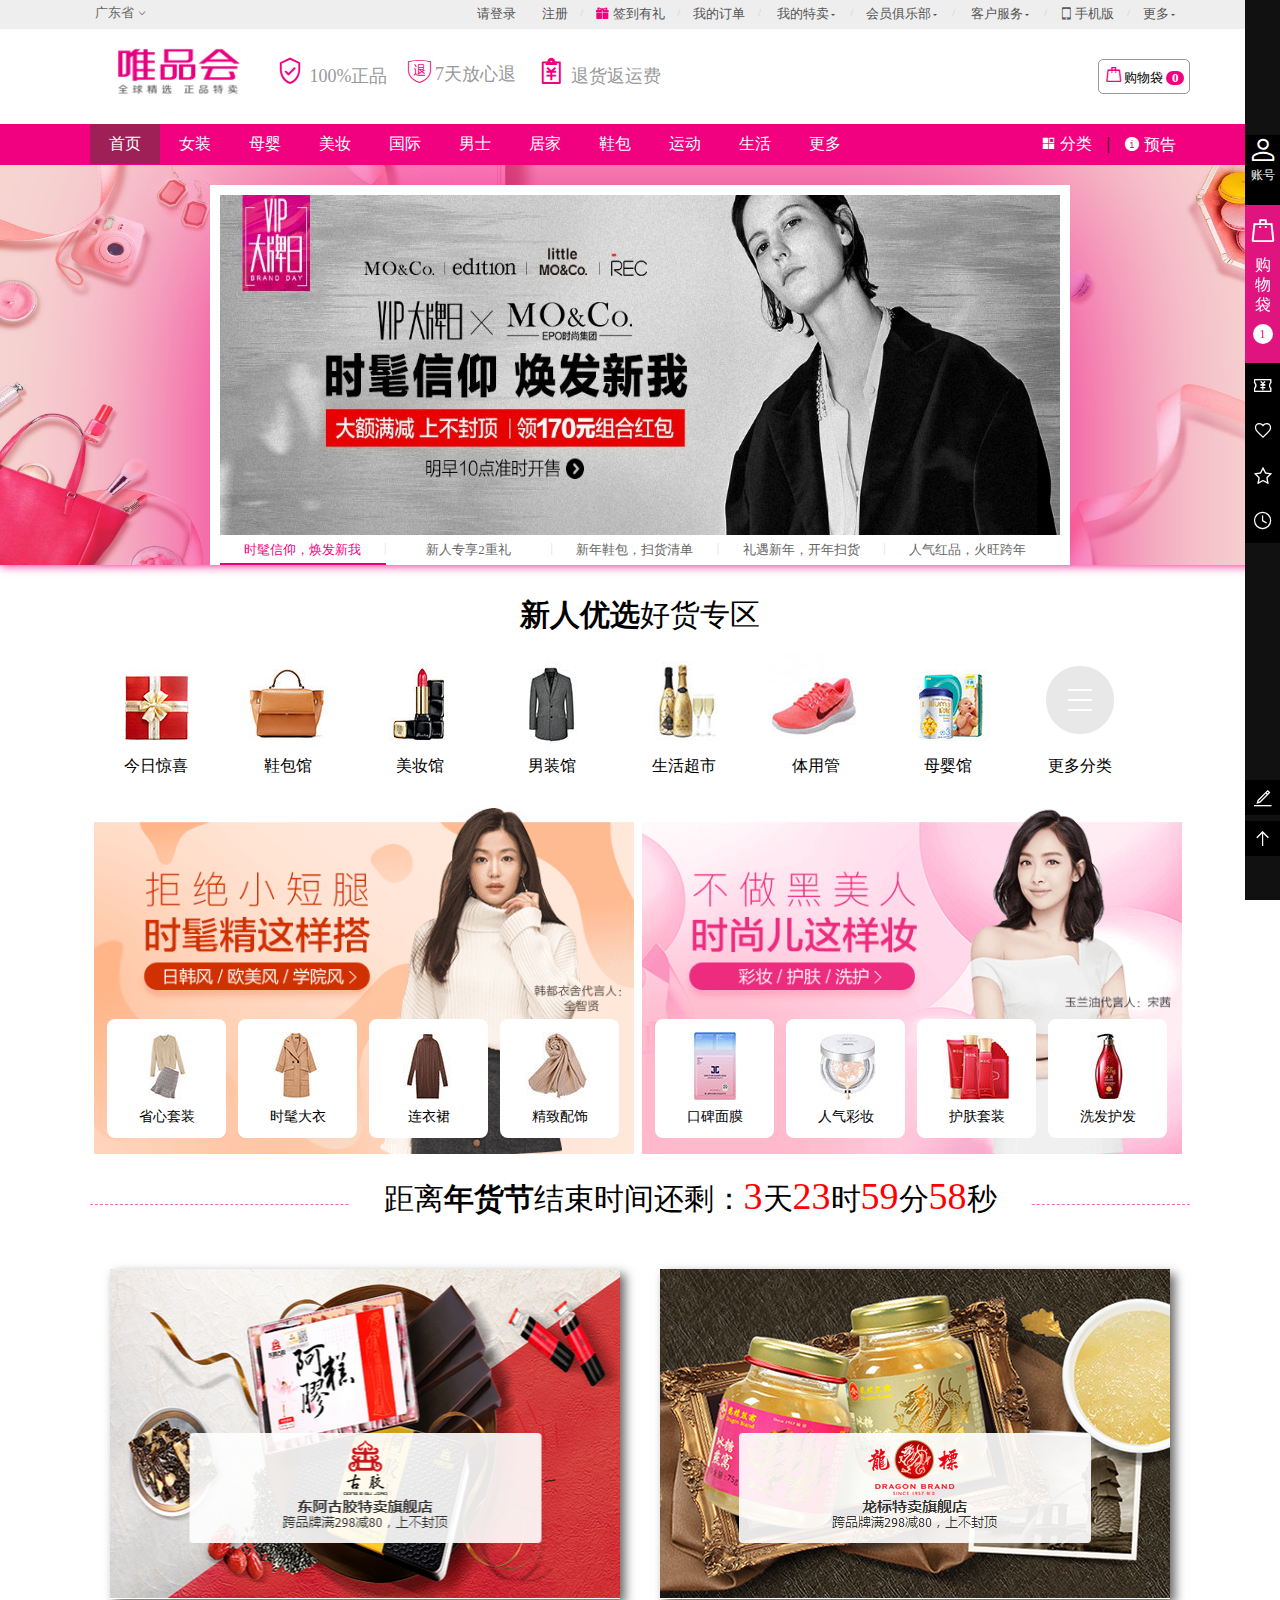
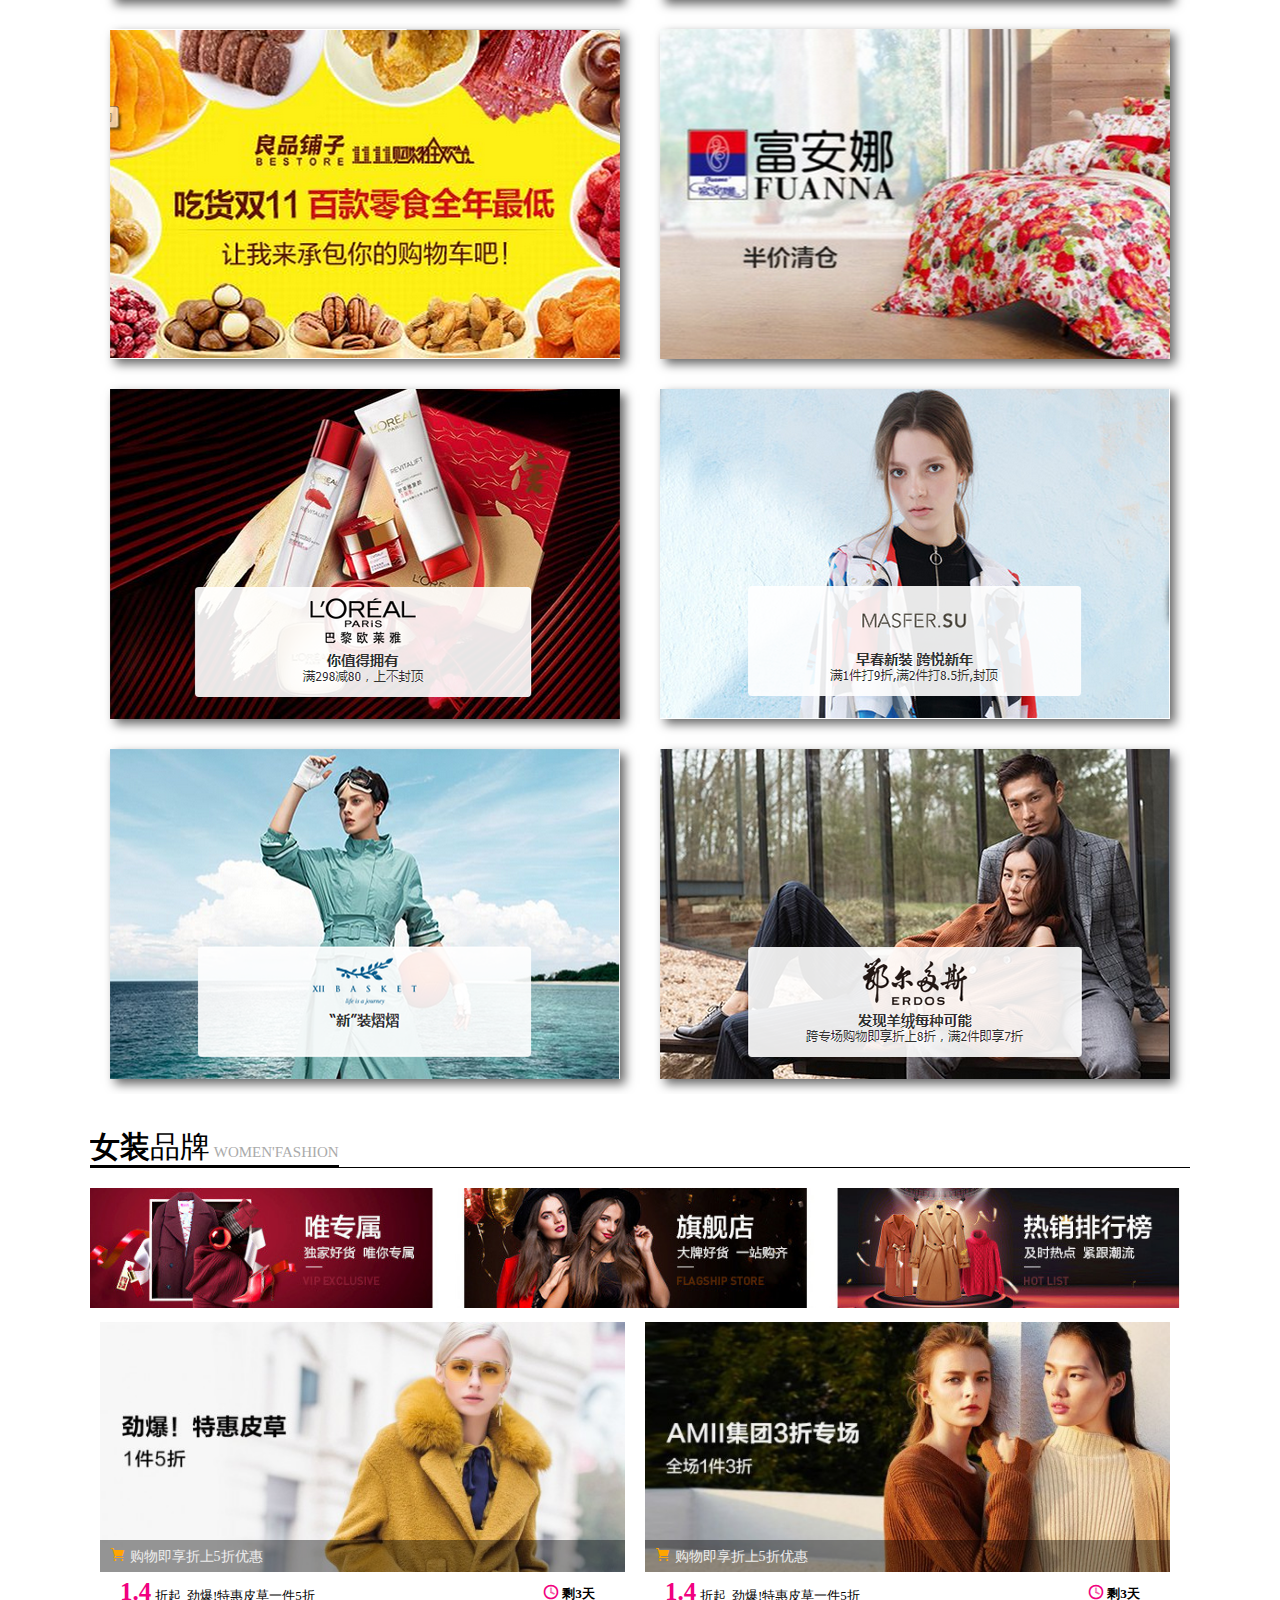
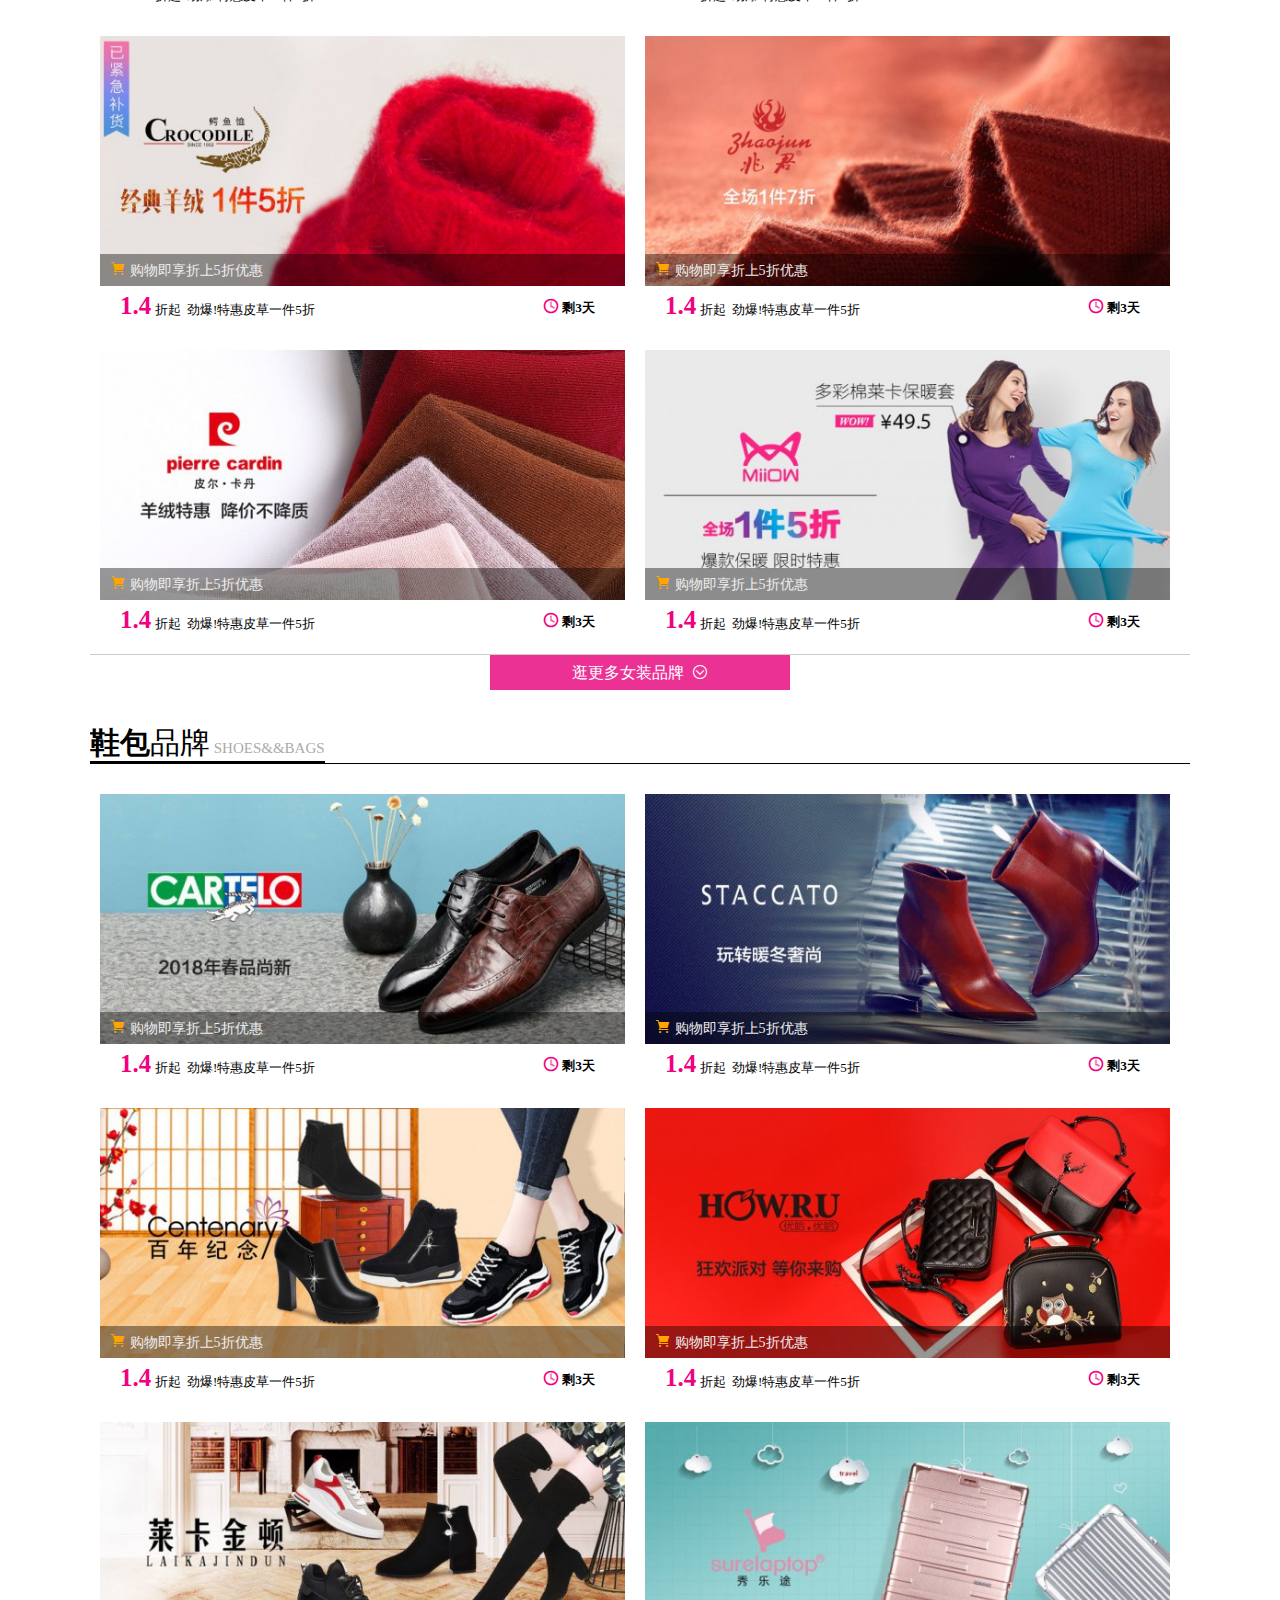
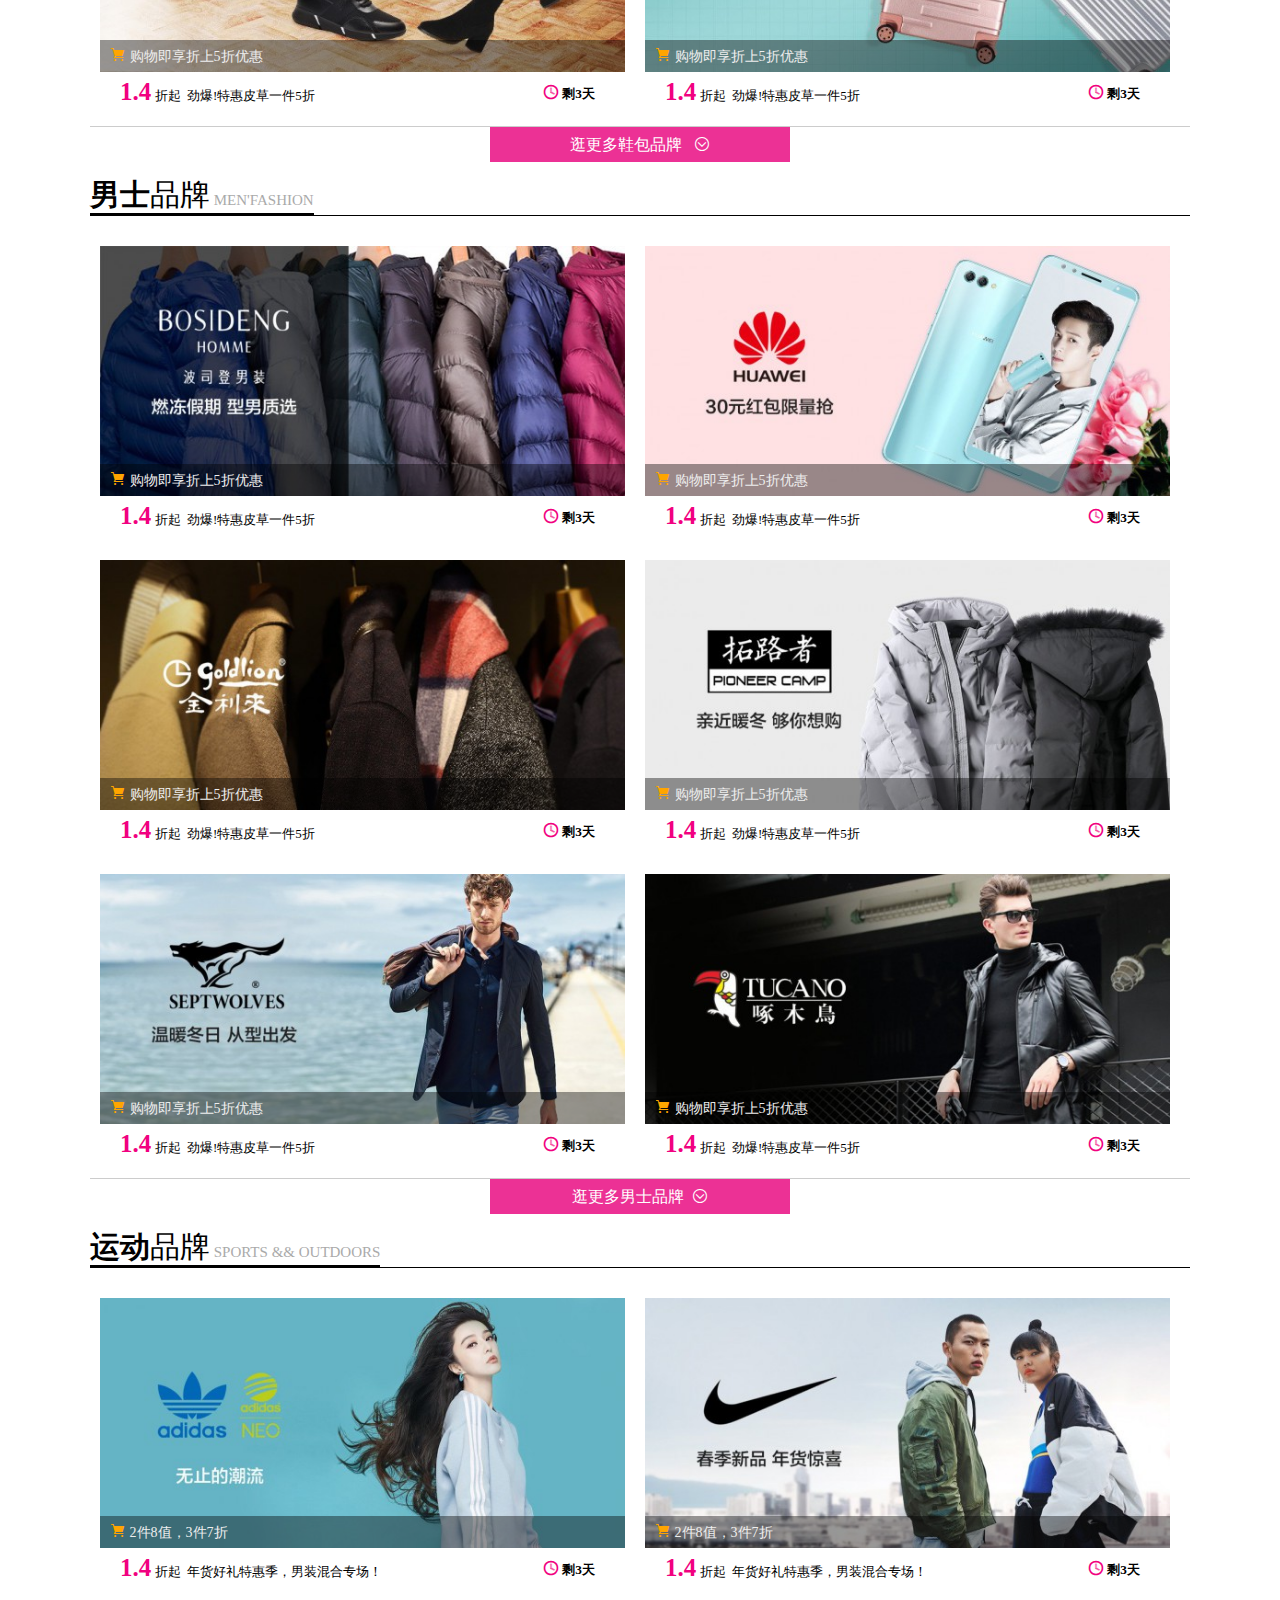
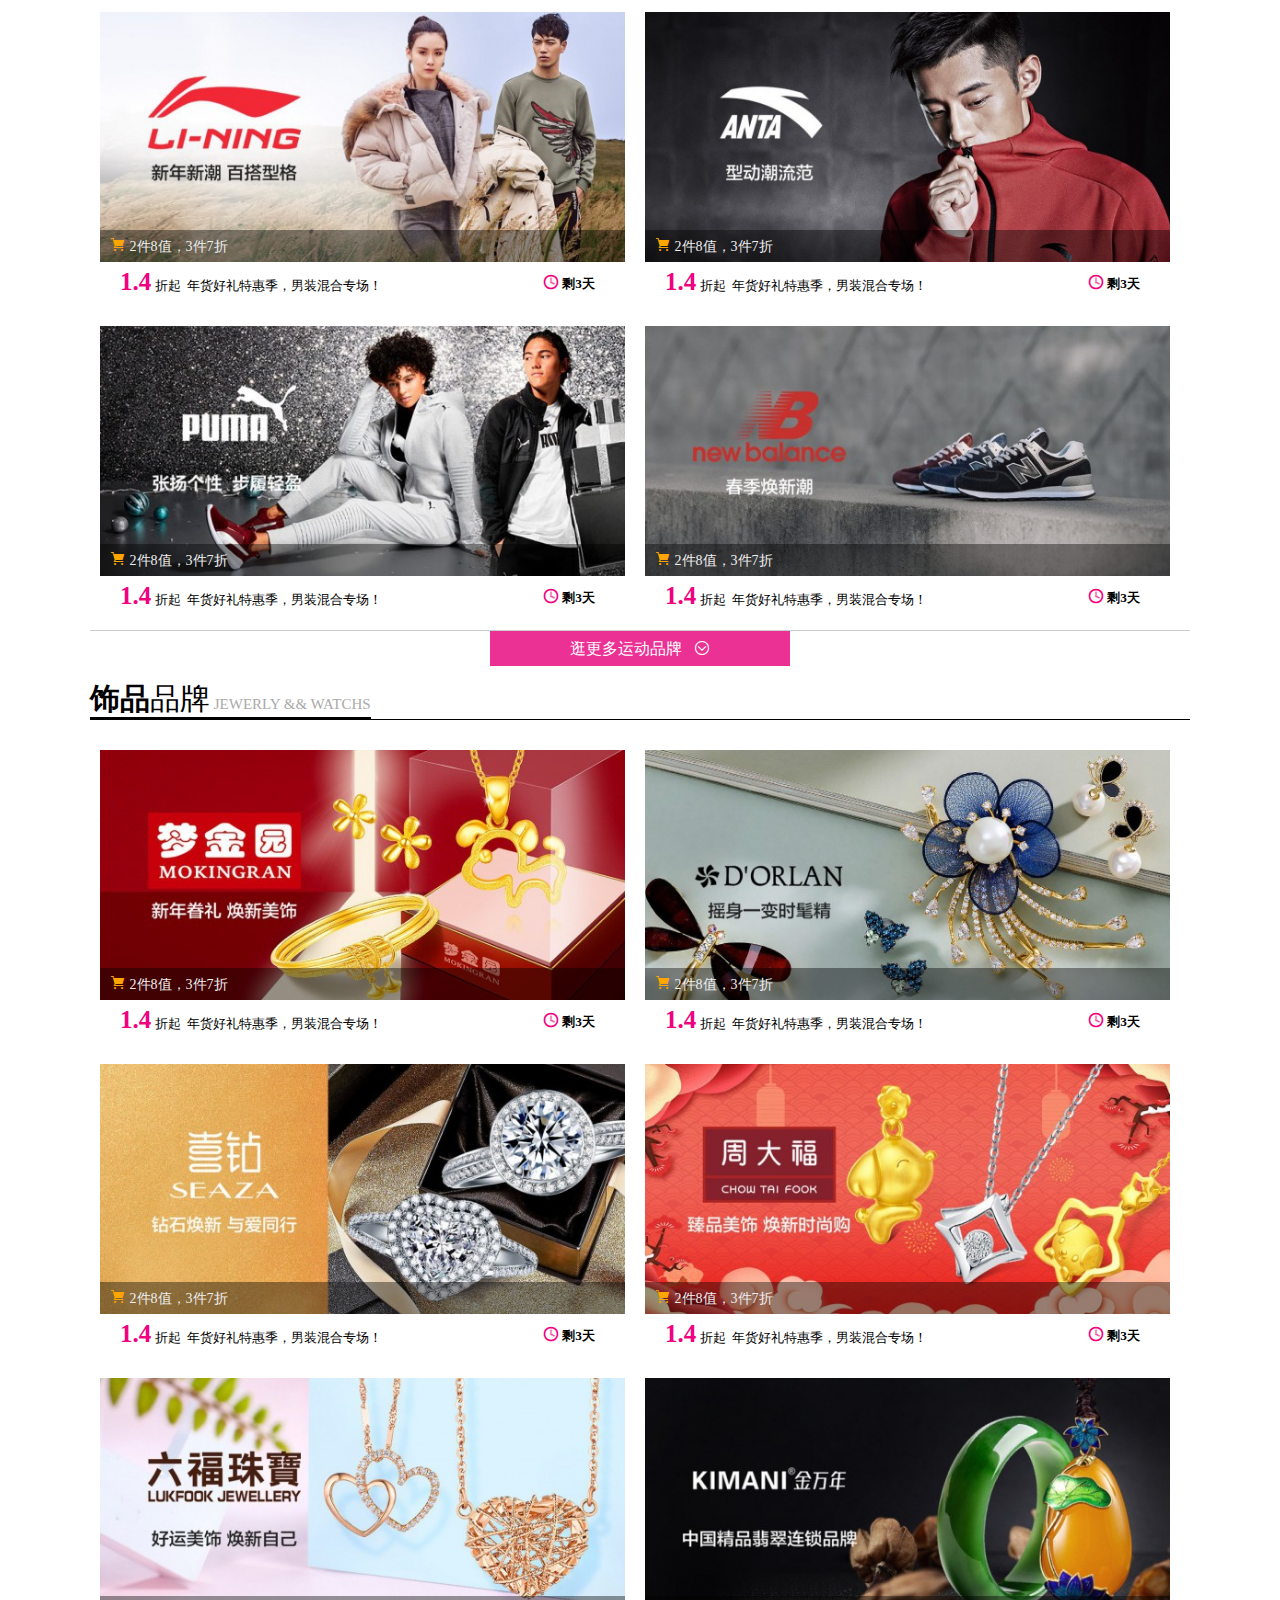
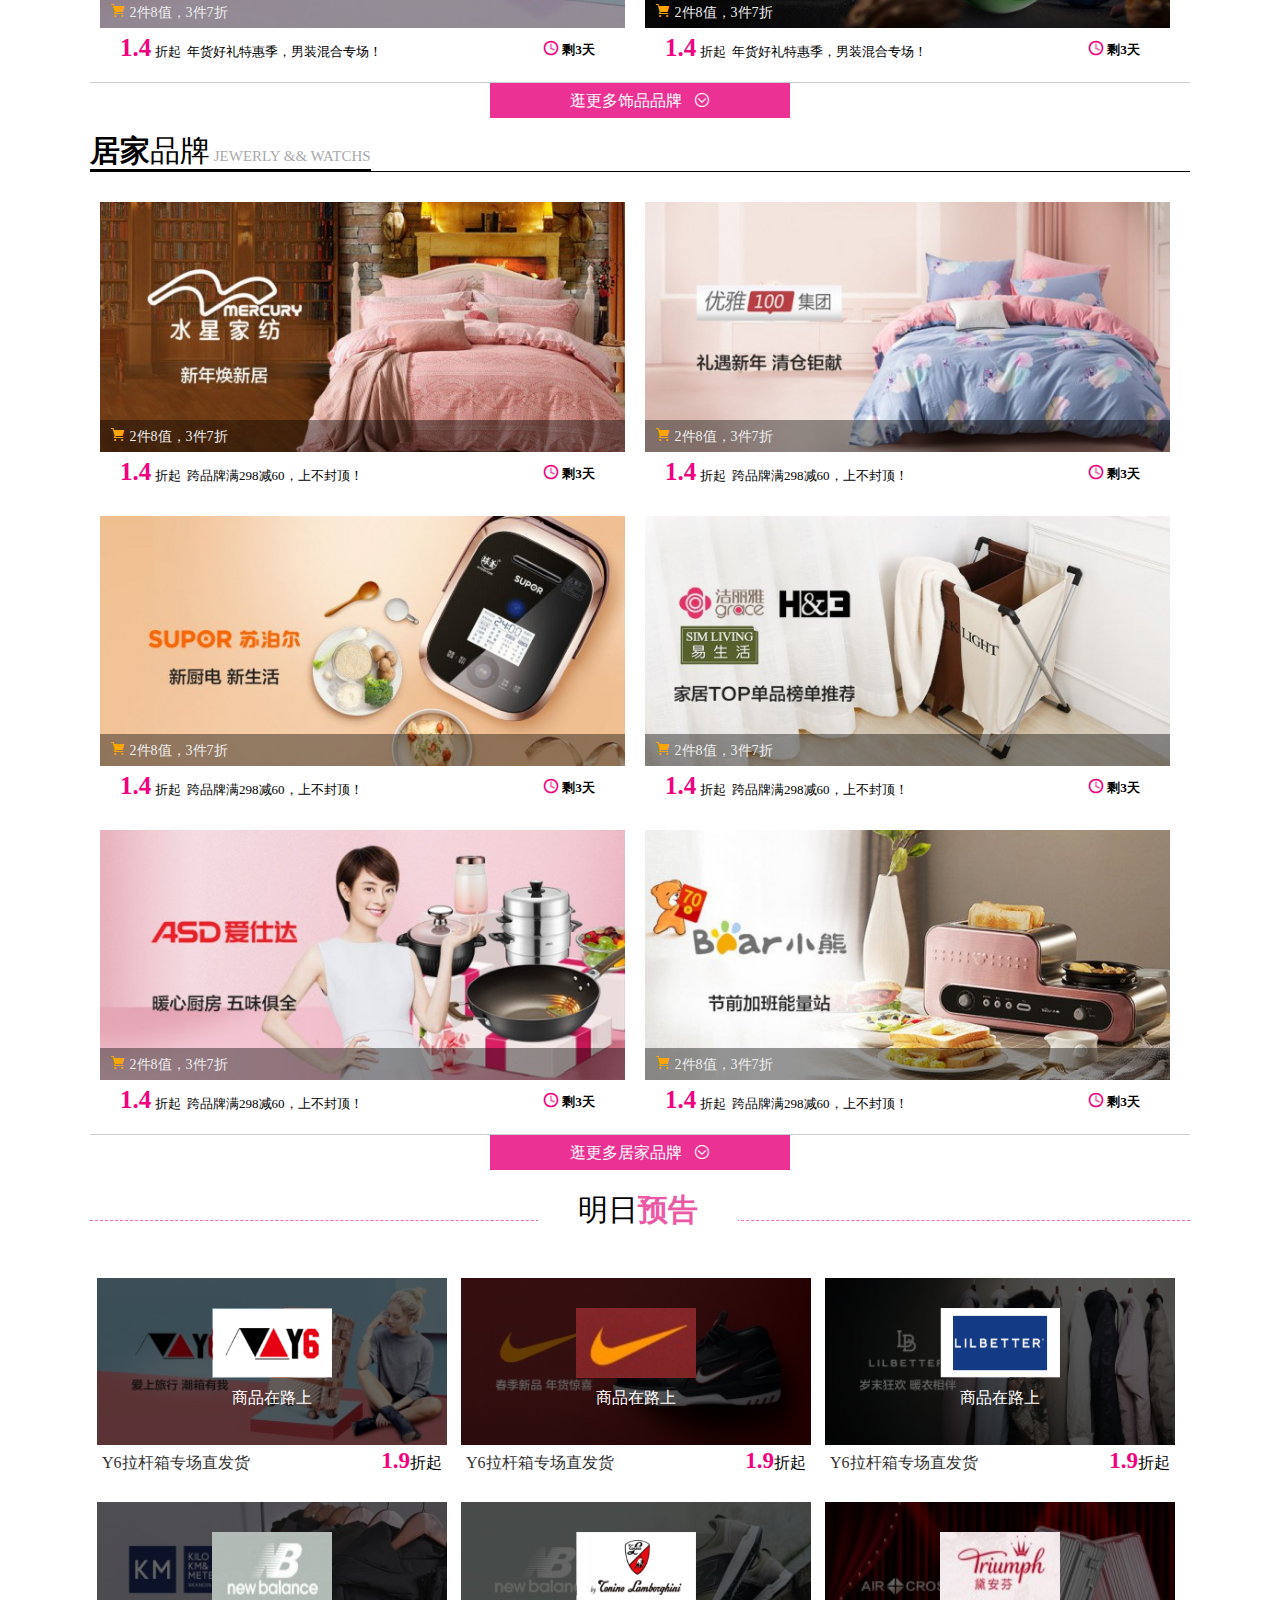
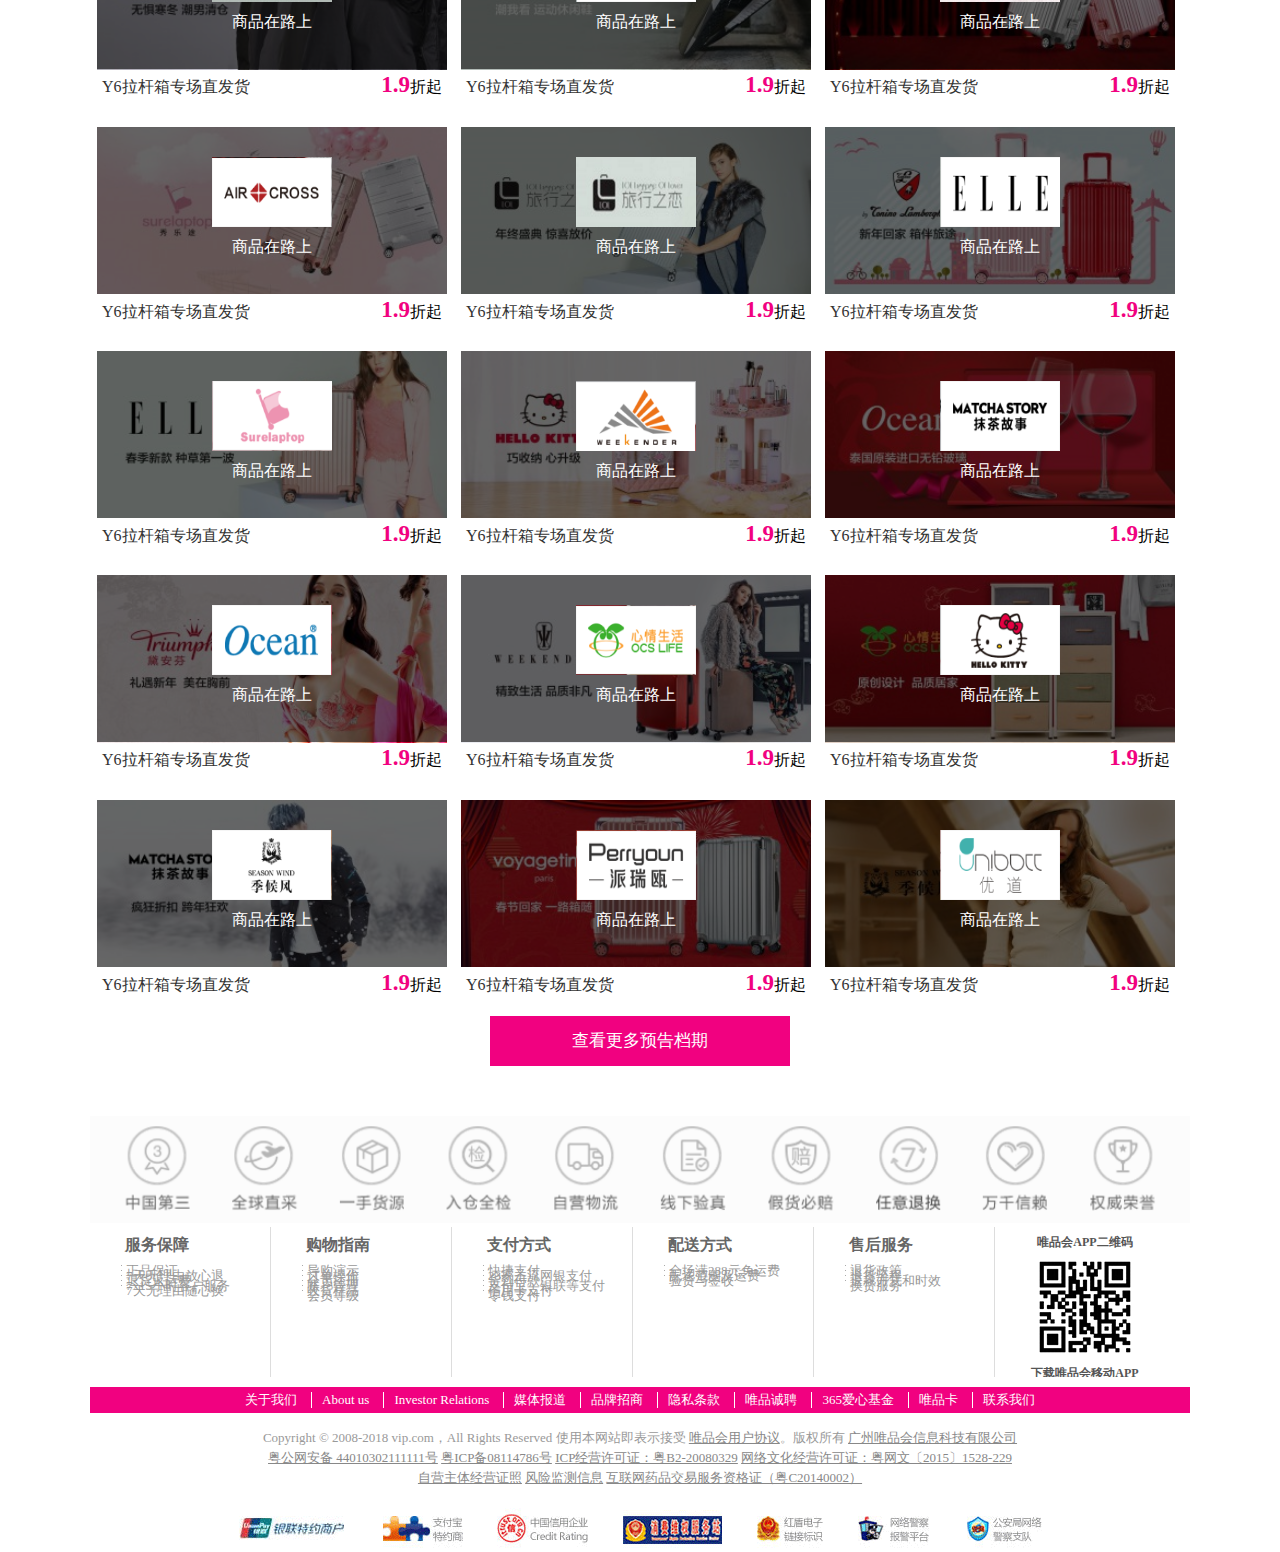
<file: index.html>
<!DOCTYPE html>
<html lang="en">
<head>
	<meta charset="UTF-8">
	<meta name="viewport" content="width=device-width, initial-scale=1.0">
	<title>Document</title>
	<link rel="stylesheet" type="text/css" href="css/index.css">
	<link rel="stylesheet" href="font/iconfont.css">
</head>
<body>
	<div id="left">
		<ul>
			<li><i class="iconfont icon-shoucang" style="font-size: 20px; color:#bbb;"></i>&nbsp;精选</li>
			<li><i class="iconfont icon-pifuzhuti" style="font-size: 20px; color:#bbb;"></i>&nbsp;女装</li>
			<li><i class="iconfont icon-shangpin" style="font-size: 20px; color:#bbb;"></i>&nbsp;鞋包</li>
			<li><i class="iconfont icon-nanzhuang" style="font-size: 20px; color:#bbb;"></i>&nbsp;男士</li>
			<li><i class="iconfont icon-shanguangdeng" style="font-size: 20px; color:#bbb;"></i>&nbsp;运动</li>
			<li><i class="iconfont icon-diamond" style="font-size: 20px; color:#bbb;"></i>&nbsp;饰品</li>
			<li><i class="iconfont icon-shouye" style="font-size: 20px; color:#bbb;"></i>&nbsp;居家</li>
			<li><i class="iconfont icon-laba" style="font-size: 20px; color:#bbb;"></i>&nbsp;预告</li>
		</ul>
	</div>




	<div id="right">
		<div id="rightCenter">
			<div id="zhanghao">
				<div id="zhanghaobg">
					<p style = "height:30px;"><i class="iconfont icon-yonghu-xianxing" style="font-size: 30px;color: white;line-height:30px"></i></p>
					<p><a>账号</a></p>
				</div>
				
				
					<dl id="zh">
						<p style="padding:5px"><i id="cha" class="iconfont icon-cuowuguanbiquxiao" style="font-size: 15px;"></i></p>
						<dt>
							<img src="img/touxiang2.jpg" alt="">
							<p>您好！请<span>&nbsp;登录</span>&nbsp;|&nbsp;<span>注册</span></p>
						</dt>
						<dd>
							<ul>
								<li>
									<a>
										<i class="iconfont icon-jiesuan" style="font-size: 30px;color: #aaa;line-height:30px"></i>
										<p>我的订单</p>
									</a>
								</li>
								<li style="width:1px;background:#ccc;height:60px;padding:0;margin-top:20px"></li>
								<li>
									<a href="">
										<i class="iconfont icon-liaotianduihua" style="font-size: 30px;color: #aaa;line-height:30px"></i>
										<p>我的消息</p>
									</a>
								</li>
							</ul>
						</dd>
						<p><a href="">会员俱乐部</a></p>
					</dl>
				
			</div>
			<div id="gouwudai">
				<div id="gouwudaibg">
					<p style="line-height:36px"><i class="iconfont icon-shangpin-xianxing" style="font-size: 30px; color:white;"></i></p>
					<p>购</p>
					<p>物</p>
					<p>袋</p>
					<p style="line-height:36px"><span>1</span></p>
				</div>
				
			</div>
			<ul>
				<li>
					<i class="iconfont icon-youhuijuan-xianxing" style="font-size: 20px; color:white;"></i>
					<p>我的优惠券</p>
				</li>
				<li>
					<i class="iconfont icon-xihuan-xianxing" style="font-size: 20px; color:white;"></i>
					<p>品牌收藏</p>
				</li>
				<li>
					<i class="iconfont icon-shoucang-xianxing" style="font-size: 20px; color:white;"></i>
					<p>商品收藏</p>
				</li>
				<li>
					<i class="iconfont icon-shijian-xianxing" style="font-size: 20px; color:white;"></i>
					<p>我的足迹</p>
				</li>
			</ul>
		</div>
		<div id="rightBottom">
			<ul>
				<li>
					<i class="iconfont icon-bianjishuru-xianxing" style="font-size: 20px; color:white;"></i>
					<p>客户反馈</p>
				</li>
				<li id="backTop" onclick = "returnTop()">
					<i class="iconfont icon-zhixiangshang" style="font-size: 20px; color:white;"></i>
					<p>回到顶部</p>
				</li>
			</ul>
		</div>
		
	</div>

	<div class="head">
		<div class="container">
			<div class="top">
				<div class="topl">
					<p id="place"><span>广东省</span>&nbsp;<i class="iconfont icon-xiangxiazhankai" style="font-size: 10px"></i></p>
					<div id="province">
						<p>请选择你所在的收货地区<button id="X" style="width:20px">x</button></p>
						<dl>
							<dt>省份</dt>
							<dd></dd>
						</dl>
						<table>
							<tr>
								<td width="90" height="30"><a>北京市</a></td>
								<td width="90"><a>天津市</a></td>
								<td width="90"><a>河北省</a></td>
								<td width="90"><a>山西省</a></td>
								<td width="90"><a>内蒙古…</a></td>
								<td width="90"><a>辽宁省</a></td>
							</tr>
							<tr>
								<td height="30"><a>吉林省</a></td>
								<td><a>黑龙江…</a></td>
								<td><a>上海市</a></td>
								<td><a>江苏省</a></td>
								<td><a>浙江省</a></td>
								<td><a>安徽省</a></td>
							</tr>
							<tr>
								<td height="30"><a>福建省</a></td>
								<td><a>江西省</a></td>
								<td><a>山东省</a></td>
								<td><a>河南省</a></td>
								<td><a>湖北省</a></td>
								<td><a>湖南省</a></td>
							</tr>
							<tr>
								<td height="30"><a>广东省</a></td>
								<td><a>广西壮…</a></td>
								<td><a>海南省</a></td>
								<td><a>重庆市</a></td>
								<td><a>四川省</a></td>
								<td><a>贵州省</a></td>
							</tr>
							<tr>
								<td height="30"><a>云南省</a></td>
								<td><a>西藏自…</a></td>
								<td><a>陕西省</a></td>
								<td><a>甘肃省</a></td>
								<td><a>青海省</a></td>
								<td><a>宁夏回…</a></td>
							</tr>
							<tr>
								<td height="30"><a>新疆维…</a></td>
							</tr>
						</table>

					</div>
				</div>
				<div class="topr">
					<ul>
						<li><a href="">请登录</a></li>
						<li><a href="">注册</a></li>
						<p>/</p>
						<li id="qiandaoyl">
							<a href=""><i class="iconfont icon-baobei pink" style="font-size: 12px;line-height:20px"></i> 签到有礼</a>
							<dl id="qiandao">
								<dt>
									<ul id="circles">
										<li class="circle"></li>
										<li class="line"></li>
										<li class="circle"></li>
										<li class="line"></li>
										<li class="circle"></li>
										<li class="line"></li>
										<li class="circle"></li>
										<li class="line"></li>
										<li class="circle"></li>
										<li class="line"></li>
										<li class="circle"></li>
										<li class="line"></li>
										<li class="circle"></li>
									</ul>
									<ul class= "days">
										<li>1天</li>
										<li>2天</li>
										<li>3天</li>
										<li>4天</li>
										<li>5天</li>
										<li>6天</li>
										<li>7天</li>
									</ul>
								</dt>
								<dd>
									<div class="hr"></div>
									<p><a href="">每天签到送香水，连续签到更享心动奖励！</a><button id="qiandaobtn">签到</button></p>
								</dd>							
							</dl>
						</li>
						<p>/</p>
						<li><a href="">我的订单</a></li>
						<p>/</p>
						<li id="wodetemai"><a href="">&nbsp;我的特卖<i class="iconfont icon-biaotou-daoxu" style="font-size: 8px"></i></a>
							<ul id="temai">
								<li><a>品牌收藏(0)</a></li>
								<li><a>商品收藏(0)</a></li>
								<li><a>我的足迹(0)</a></li>
							</ul>

						</li>
						<p>/</p>
						<li id="huiyuanjlb">
							<a href="">会员俱乐部<i class="iconfont icon-biaotou-daoxu" style="font-size: 8px"></i></a>
							<ul id="jlb">	
								<li><a>俱乐部首页</a></li>
								<li><a>唯品币兑换</a></li>
								<li><a>免费抽大奖</a></li>
							</ul>
						</li>
						<p>/</p>
						<li id="kehufuwu">
							<a href=""> &nbsp;客户服务<i class="iconfont icon-biaotou-daoxu" style="font-size: 8px"></i></a>
							<ul id="fuwu">
								<li><a>联系客服</a></li>
								<li><a>帮助中心</a></li>
								<li><a>服务中心</a></li>
								<li><a>知产投诉</a></li>
							</ul>	
						</li>
						<p>/</p>
						<li id="shoujiban">
							<a href=""> <i class="iconfont icon-shuma" style="font-size: 12px"></i> 手机版  </a>
							<dl id="qrcode">
								<dt><img src="img/qrcode.jpg"></dt>
								<dd>随时逛&nbsp;及时抢</dd>								
							</dl>
						</li>
						<p>/</p>
						<li id="more">
							<a href=""> 更多<i class="iconfont icon-biaotou-daoxu" style="font-size: 8px"></i></a>
							<dl id="more-cont">
								<dt>
									<p><b>合作专区</b></p>
									<p>
										<a>联名卡申请&nbsp;&nbsp;&nbsp;</a>
										<a>唯品卡&nbsp;&nbsp;&nbsp;</a>
										<a>支付专区</a>
									</p>
								</dt>
								<dd></dd>
								<dt>
									<p><b>关于我们</b></p>
									<p>
											<a>Sell on vip&nbsp;&nbsp;&nbsp;</a>
											<a>品牌招商&nbsp;&nbsp;&nbsp;</a>
											<a>官方博客</a>
									</p>
								</dt>		
							</dl>
						</li>
					</ul>
					<div id="denglu">
						<dl>
							<dt>
								<img src="img/touxiang.png" alt="">
								<p>您好！[请登录]</p>
							</dt>
							<dd>
								<table>
									<tr>
										<td width="120"><a>我的收藏</a></td>
										<td><a>我的订单</a></td>
									</tr>
									<tr>
										<td><a>零钱</a></td>
										<td><a>我的优惠券</a></td>
									</tr>
									<tr>
										<td><a>我的唯品币</a></td>
										<td><a>唯品金融</a></td>
									</tr>
								</table>
							</dd>
						</dl>
					</div>

					
					
					
				</div>
			</div>
		</div>
		<div class="headcenter">
			<div class="container hc">
				<ul>
					<li> <img src="img/logo.png" height="85" width="155" alt=""> </li>
					<li> <a href=""><i class="iconfont icon-anquanbaozhang-xianxing pink" style="font-size: 30px"></i> 100%正品</a> </li>
					<li> <a href=""><i class="iconfont icon-tuihuobaozhang pink" style="font-size: 23px"></i> 7天放心退</a> </li>
					<li> <a href="" ><i class="iconfont icon-zhangdan-xianxing pink" style="font-size: 30px "></i> 退货返运费</a> </li>
				</ul>
				<div id="shopcar">
					<p><i class="iconfont icon-shangpin-xianxing pink" style="font-size: 20px "></i>购物袋&nbsp;<span>0</span></p>
				</div>
			</div>
		</div>
	</div>

	<div id="navbar">
		<div class="container">
			<ul>
				<li style="background:#9e2057"><a href="">首页</a></li>
				<li><a href="">女装</a></li>
				<li><a href="">母婴</a></li>
				<li><a href="">美妆</a></li>
				<li><a href="">国际</a></li>
				<li><a href="">男士</a></li>
				<li><a href="">居家</a></li>
				<li><a href="">鞋包</a></li>
				<li><a href="">运动</a></li>
				<li><a href="">生活</a></li>
				<li><a href="">更多</a></li>
			</ul>
			<div class="navbarr">
				<ul>
					<li><a href=""><i class="icon iconfont icon-yingyongchengxu" style="font-size:15px"></i> 分类</a></li><p> | </p>
					<li><a href=""><i class="iconfont icon-xinxi-yuankuang" syle="font-size: 15px"></i> 预告</a></li>
				</ul>
			</div>
		</div>
	</div>




	<div class="banner">
		<div class="image">
			<div id="scoll">
				<img src="img/turn0.jpg" alt="">
				<img src="img/turn1.jpg" alt="">
				<img src="img/turn2.jpg" alt="">
				<img src="img/turn3.jpg" alt="">
				<img src="img/turn4.jpg" alt="">
				<img src="img/turn0.jpg" alt="">
			</div>	
			
			<ul id="activity">
				<li><a href="" style="color: #f10180">时髦信仰，焕发新我</a></li><span>|</span>
				<li><a href="">新人专享2重礼</a></li><span>|</span>
				<li><a href="">新年鞋包，扫货清单</a></li><span>|</span>
				<li><a href="">礼遇新年，开年扫货</a></li><span>|</span>
				<li><a href="">人气红品，火旺跨年</a></li>
			</ul>
			<p id="scollline"></p>
			<span id="prev" onclick="Prev()"><i class="icon iconfont icon-shangyiyehoutuifanhui" style="font-size: 60px;padding-right: 8px"></i></span>
			<span id="next" onclick="Next()"><i class="icon iconfont icon-xiayiyeqianjinchakangengduo" style="font-size: 60px;padding-right: 8px"></i></span>
		</div>
	</div>

	<div class="container">
		<div class="xinrenyx">
			<p><strong>新人优选</strong>好货专区</p>
			
			<ul>
				<li><a><img src="img/02-surprise.jpg" alt="">今日惊喜</a></li>
				<li><a><img src="img/02-bag.jpg" alt="">鞋包馆</a></li>
				<li><a><img src="img/02-beauty.jpg" alt="">美妆馆</a></li>
				<li><a><img src="img/man.jpg" alt="">男装馆</a></li>
				<li><a><img src="img/02-food.jpg" alt="">生活超市</a></li>
				<li><a><img src="img/02-sport.jpg" alt="">体用管</a></li>
				<li><a><img src="img/02-kid.jpg" alt="">母婴馆</a></li>
				<li><a><img src="img/more.jpg" alt="">更多分类</a></li>
			</ul>
			<dl>
				<dt><img src="img/bg_dress.png" alt=""></dt>
				<dd>
					<ul>
						<li><img src="img/dress_1.jpg" alt=""><p>省心套装</p></li>
						<li><img src="img/dress_2.jpg" alt=""><p>时髦大衣</p></li>
						<li><img src="img/dress_3.jpg" alt=""><p>连衣裙</p></li>
						<li><img src="img/dress_4.jpg" alt=""><p>精致配饰</p></li>
					</ul>
				</dd>
				
			</dl>
			<dl>
				<dt><img src="img/bg_beauty.png" alt=""></dt>
				<dd>
					<ul>
						<li><img src="img/beauty_1.jpg" alt=""><p>口碑面膜</p></li>
						<li><img src="img/beauty_2.jpg" alt=""><p>人气彩妆</p></li>
						<li><img src="img/beauty_3.jpg" alt=""><p>护肤套装</p></li>
						<li><img src="img/beauty_4.jpg" alt=""><p>洗发护发</p></li>
					</ul>
				</dd>
			</dl>
		</div>
	</div>

	<div class="xintemai container">
		<dl class="title">
			<dt></dt>
			<dd>
				<p>距离<strong>年货节</strong>结束时间还剩：<span id="hour">3</span>天<span id="min">23</span>时<span id="second">59</span>分<span id="ms">59</span>秒</p>
			</dd>
		</dl>
		<div class="temaigoods">
			<dl>
				<dt style = "background: url(img/gujiaobg.png) center center no-repeat;"></dt>
				<dd>
					<ul>
						<li><a href=""><img src="img/0101.jpg" alt=""></a></li>
						<li><a href=""><img src="img/0102.jpg" alt=""></a></li>
						<li><a href=""><img src="img/0103.jpg" alt=""></a></li>
					</ul>
					<ul>
						<li>￥133</li>
						<li>￥233</li>
						<li>￥333</li>
					</ul>
					<div class="row">
						<img src="img/gujiaologo.png" alt="">
						<p><i class="iconfont icon-xihuan-xianxing" style="font-size: 16px;line-height:23px;"></i>&nbsp;收藏品牌</p>
						<span>进入专场 >></span>
					</div>
				</dd>
			</dl>
			<dl>
				<dt style = "background: url(img/longbiaobg.png) center center no-repeat;"></dt>
				<dd>	
					<ul>
						<li><a href=""><img src="img/0201.jpg" alt=""></a></li>
						<li><a href=""><img src="img/0202.jpg" alt=""></a></li>
						<li><a href=""><img src="img/0203.jpg" alt=""></a></li>
					</ul>
					<ul>
						<li>￥133</li>
						<li>￥233</li>
						<li>￥333</li>
					</ul>
					<div class="row">
						<img src="img/longbiaologo.png" alt="">
						<p><i class="iconfont icon-xihuan-xianxing" style="font-size: 16px;line-height:23px;"></i>&nbsp;收藏品牌</p>
						<span>进入专场 >></span>
					</div>
				</dd>
			</dl>
			<dl>
					<dt style = "background: url(img/lppzbg.png) no-repeat;"></dt>
					<dd>	
						<ul>
							<li><a href=""><img src="img/0301.png" alt=""></a></li>
							<li><a href=""><img src="img/0302.png" alt=""></a></li>
							<li><a href=""><img src="img/0303.png" alt=""></a></li>
						</ul>
						<ul>
							<li>￥133</li>
							<li>￥233</li>
							<li>￥333</li>
						</ul>
						<div class="row">
							<img src="img/lppzlogo.png" alt="">
							<p><i class="iconfont icon-xihuan-xianxing" style="font-size: 16px;line-height:23px;"></i>&nbsp;收藏品牌</p>
							<span>进入专场 >></span>
						</div>
					</dd>
				</dl>
				<dl>
						<dt style = "background: url(img/jiajvbg.png) no-repeat;"></dt>
						<dd>	
							<ul>
								<li><a href=""><img src="img/0401.png" alt=""></a></li>
								<li><a href=""><img src="img/0402.png" alt=""></a></li>
								<li><a href=""><img src="img/0403.png" alt=""></a></li>
							</ul>
							<ul>
								<li>￥133</li>
								<li>￥233</li>
								<li>￥333</li>
							</ul>
							<div class="row">
								<img src="img/jiajvlogo.png" alt="">
								<p><i class="iconfont icon-xihuan-xianxing" style="font-size: 16px;line-height:23px;"></i>&nbsp;收藏品牌</p>
								<span>进入专场 >></span>
							</div>
						</dd>
					</dl>

					<dl>
						<dt style = "background: url(img/oulaiyabg.png) no-repeat;"></dt>
						<dd>	
							<ul>
								<li><a href=""><img src="img/0501.jpg" alt=""></a></li>
								<li><a href=""><img src="img/0502.jpg" alt=""></a></li>
								<li><a href=""><img src="img/0503.jpg" alt=""></a></li>
							</ul>
							<ul>
								<li>￥133</li>
								<li>￥233</li>
								<li>￥333</li>
							</ul>
							<div class="row">
								<img src="img/oulaiyalogo.png" alt="">
								<p><i class="iconfont icon-xihuan-xianxing" style="font-size: 16px;line-height:23px;"></i>&nbsp;收藏品牌</p>
								<span>进入专场 >></span>
							</div>
						</dd>
					</dl>

					<dl>
						<dt style = "background: url(img/subg.png) no-repeat;"></dt>
						<dd>	
							<ul>
								<li><a href=""><img src="img/0601.jpg" alt=""></a></li>
								<li><a href=""><img src="img/0602.jpg" alt=""></a></li>
								<li><a href=""><img src="img/0603.jpg" alt=""></a></li>
							</ul>
							<ul>
								<li>￥133</li>
								<li>￥233</li>
								<li>￥333</li>
							</ul>
							<div class="row">
								<img src="img/sulogo.png" alt="">
								<p><i class="iconfont icon-xihuan-xianxing" style="font-size: 16px;line-height:23px;"></i>&nbsp;收藏品牌</p>
								<span>进入专场 >></span>
							</div>
						</dd>
					</dl>

					<dl>
						<dt style = "background: url(img/xzyybg.png) no-repeat;"></dt>
						<dd>	
							<ul>
								<li><a href=""><img src="img/0701.jpg" alt=""></a></li>
								<li><a href=""><img src="img/0702.jpg" alt=""></a></li>
								<li><a href=""><img src="img/0703.jpg" alt=""></a></li>
							</ul>
							<ul>
								<li>￥133</li>
								<li>￥233</li>
								<li>￥333</li>
							</ul>
							<div class="row">
								<img src="img/xzyylogo.png" alt="">
								<p><i class="iconfont icon-xihuan-xianxing" style="font-size: 16px;line-height:23px;"></i>&nbsp;收藏品牌</p>
								<span>进入专场 >></span>
							</div>
						</dd>
					</dl>

					<dl>
						<dt style = "background: url(img/erdosbg.png) no-repeat;"></dt>
						<dd>	
							<ul>
								<li><a href=""><img src="img/0801.jpg" alt=""></a></li>
								<li><a href=""><img src="img/0802.jpg" alt=""></a></li>
								<li><a href=""><img src="img/0803.jpg" alt=""></a></li>
							</ul>
							<ul>
								<li>￥133</li>
								<li>￥233</li>
								<li>￥333</li>
							</ul>
							<div class="row">
								<img src="img/erdoslogo.png" alt="">
								<p><i class="iconfont icon-xihuan-xianxing" style="font-size: 16px;line-height:23px;"></i>&nbsp;收藏品牌</p>
								<span>进入专场 >></span>
							</div>
						</dd>
					</dl>
		</div>
	</div>
<!-- 女装 -->
	<div id="nvzhuang" class="container">
		<div class="title-left">
				<p><span><b>女装</b>品牌</span>&nbsp;WOMEN'FASHION</p>	
		</div>
		<div class="nz lists-fd">
			<p>
				<img src="img/nzt1.jpg" alt="" style="width:32.8%">
				<img src="img/nzt2.jpg" alt="" style="width:32.8%">
				<img src="img/nzt3.jpg" alt="" style="width:32.8%">
			</p>
			<dl>
				<dt>
					<img src="img/nz1.jpg" alt="">
					<p><i class="iconfont icon-caigou" style="color:orange" ></i>&nbsp;购物即享折上5折优惠<span><i class="iconfont icon-xihuan-xianxing" style="font-size:13px"></i>&nbsp;收藏品牌</span></p>
				</dt>
				<dd>
					<p><span>1.4</span>&nbsp;折起&nbsp;&nbsp;劲爆!特惠皮草一件5折</p>
					<h5><i class="iconfont icon-shijian-xianxing" style="font-size: 16px;color:#f10180"></i>&nbsp;剩3天</h5>
				</dd>
			</dl>
			<dl>
				<dt>
					<img src="img/nz2.jpg" alt="">
					<p><i class="iconfont icon-caigou" style="color:orange" ></i>&nbsp;购物即享折上5折优惠<span><i class="iconfont icon-xihuan-xianxing" style="font-size:13px"></i>&nbsp;收藏品牌</span></p>
				</dt>
				<dd>
					<p><span>1.4</span>&nbsp;折起&nbsp;&nbsp;劲爆!特惠皮草一件5折</p>
					<h5><i class="iconfont icon-shijian-xianxing" style="font-size: 16px;color:#f10180"></i>&nbsp;剩3天</h5>
				</dd>
			</dl>
			<dl>
				<dt>
					<img src="img/nz3.jpg" alt="">
					<p><i class="iconfont icon-caigou" style="color:orange" ></i>&nbsp;购物即享折上5折优惠<span><i class="iconfont icon-xihuan-xianxing" style="font-size:13px"></i>&nbsp;收藏品牌</span></p>
				</dt>
				<dd>
					<p><span>1.4</span>&nbsp;折起&nbsp;&nbsp;劲爆!特惠皮草一件5折</p>
					<h5><i class="iconfont icon-shijian-xianxing" style="font-size: 16px;color:#f10180"></i>&nbsp;剩3天</h5>
				</dd>
			</dl>
			<dl>
				<dt>
					<img src="img/nz4.jpg" alt="">
					<p><i class="iconfont icon-caigou" style="color:orange" ></i>&nbsp;购物即享折上5折优惠<span><i class="iconfont icon-xihuan-xianxing" style="font-size:13px"></i>&nbsp;收藏品牌</span></p>
				</dt>
				<dd>
					<p><span>1.4</span>&nbsp;折起&nbsp;&nbsp;劲爆!特惠皮草一件5折</p>
					<h5><i class="iconfont icon-shijian-xianxing" style="font-size: 16px;color:#f10180"></i>&nbsp;剩3天</h5>
				</dd>
			</dl>
			<dl>
				<dt>
					<img src="img/nz5.jpg" alt="">
					<p><i class="iconfont icon-caigou" style="color:orange" ></i>&nbsp;购物即享折上5折优惠<span><i class="iconfont icon-xihuan-xianxing" style="font-size:13px"></i>&nbsp;收藏品牌</span></p>
				</dt>
				<dd>
					<p><span>1.4</span>&nbsp;折起&nbsp;&nbsp;劲爆!特惠皮草一件5折</p>
					<h5><i class="iconfont icon-shijian-xianxing" style="font-size: 16px;color:#f10180"></i>&nbsp;剩3天</h5>
				</dd>
			</dl>
			<dl>
				<dt>
					<img src="img/nz6.jpg" alt="">
					<p><i class="iconfont icon-caigou" style="color:orange" ></i>&nbsp;购物即享折上5折优惠<span><i class="iconfont icon-xihuan-xianxing" style="font-size:13px"></i>&nbsp;收藏品牌</span></p>
				</dt>
				<dd>
					<p><span>1.4</span>&nbsp;折起&nbsp;&nbsp;劲爆!特惠皮草一件5折</p>
					<h5><i class="iconfont icon-shijian-xianxing" style="font-size: 16px;color:#f10180"></i>&nbsp;剩3天</h5>
				</dd>
			</dl>
			<div class="line-more">
				<p><a>逛更多女装品牌&nbsp;&nbsp;<i class="iconfont icon-xiangxiazhankai-xianxingyuankuang"></i></a></p>
			</div>
		</div>
	</div>

	<!-- 鞋包 -->

	<div id="nvzhuang" class="container">
		<div class="title-left">
				<p><span><b>鞋包</b>品牌</span>&nbsp;SHOES&&BAGS</p>	
		</div>
		<div class="nz lists-fd">
			<!-- <p>
				<img src="img/nzt1.jpg" alt="" style="width:32.8%">
				<img src="img/nzt2.jpg" alt="" style="width:32.8%">
				<img src="img/nzt3.jpg" alt="" style="width:32.8%">
			</p> -->
			<dl>
				<dt>
					<img src="img/xb1.jpg" alt="">
					<p><i class="iconfont icon-caigou" style="color:orange" ></i>&nbsp;购物即享折上5折优惠<span><i class="iconfont icon-xihuan-xianxing" style="font-size:13px"></i>&nbsp;收藏品牌</span></p>
				</dt>
				<dd>
					<p><span>1.4</span>&nbsp;折起&nbsp;&nbsp;劲爆!特惠皮草一件5折</p>
					<h5><i class="iconfont icon-shijian-xianxing" style="font-size: 16px;color:#f10180"></i>&nbsp;剩3天</h5>
				</dd>
			</dl>
			<dl>
				<dt>
					<img src="img/xb2.jpg" alt="">
					<p><i class="iconfont icon-caigou" style="color:orange" ></i>&nbsp;购物即享折上5折优惠<span><i class="iconfont icon-xihuan-xianxing" style="font-size:13px"></i>&nbsp;收藏品牌</span></p>
				</dt>
				<dd>
					<p><span>1.4</span>&nbsp;折起&nbsp;&nbsp;劲爆!特惠皮草一件5折</p>
					<h5><i class="iconfont icon-shijian-xianxing" style="font-size: 16px;color:#f10180"></i>&nbsp;剩3天</h5>
				</dd>
			</dl>
			<dl>
				<dt>
					<img src="img/xb3.jpg" alt="">
					<p><i class="iconfont icon-caigou" style="color:orange" ></i>&nbsp;购物即享折上5折优惠<span><i class="iconfont icon-xihuan-xianxing" style="font-size:13px"></i>&nbsp;收藏品牌</span></p>
				</dt>
				<dd>
					<p><span>1.4</span>&nbsp;折起&nbsp;&nbsp;劲爆!特惠皮草一件5折</p>
					<h5><i class="iconfont icon-shijian-xianxing" style="font-size: 16px;color:#f10180"></i>&nbsp;剩3天</h5>
				</dd>
			</dl>
			<dl>
				<dt>
					<img src="img/xb4.jpg" alt="">
					<p><i class="iconfont icon-caigou" style="color:orange" ></i>&nbsp;购物即享折上5折优惠<span><i class="iconfont icon-xihuan-xianxing" style="font-size:13px"></i>&nbsp;收藏品牌</span></p>
				</dt>
				<dd>
					<p><span>1.4</span>&nbsp;折起&nbsp;&nbsp;劲爆!特惠皮草一件5折</p>
					<h5><i class="iconfont icon-shijian-xianxing" style="font-size: 16px;color:#f10180"></i>&nbsp;剩3天</h5>
				</dd>
			</dl>
			<dl>
				<dt>
					<img src="img/xb5.jpg" alt="">
					<p><i class="iconfont icon-caigou" style="color:orange" ></i>&nbsp;购物即享折上5折优惠<span><i class="iconfont icon-xihuan-xianxing" style="font-size:13px"></i>&nbsp;收藏品牌</span></p>
				</dt>
				<dd>
					<p><span>1.4</span>&nbsp;折起&nbsp;&nbsp;劲爆!特惠皮草一件5折</p>
					<h5><i class="iconfont icon-shijian-xianxing" style="font-size: 16px;color:#f10180"></i>&nbsp;剩3天</h5>
				</dd>
			</dl>
			<dl>
				<dt>
					<img src="img/xb6.jpg" alt="">
					<p><i class="iconfont icon-caigou" style="color:orange" ></i>&nbsp;购物即享折上5折优惠<span><i class="iconfont icon-xihuan-xianxing" style="font-size:13px"></i>&nbsp;收藏品牌</span></p>
				</dt>
				<dd>
					<p><span>1.4</span>&nbsp;折起&nbsp;&nbsp;劲爆!特惠皮草一件5折</p>
					<h5><i class="iconfont icon-shijian-xianxing" style="font-size: 16px;color:#f10180"></i>&nbsp;剩3天</h5>
				</dd>
			</dl>
			<div class="line-more">
				<p>
					<a>逛更多鞋包品牌&nbsp;&nbsp;
						<i class="iconfont icon-xiangxiazhankai-xianxingyuankuang"></i>
					</a>
				</p>
			</div>
		</div>
	</div>

<!-- 男士 -->

	<div id="nanshi" class="container">
		<div class="title-left">
				<p><span><b>男士</b>品牌</span>&nbsp;MEN'FASHION</p>	
		</div>
		<div class="nz lists-fd">
			<!-- <p>
				<img src="img/nzt1.jpg" alt="" style="width:32.8%">
				<img src="img/nzt2.jpg" alt="" style="width:32.8%">
				<img src="img/nzt3.jpg" alt="" style="width:32.8%">
			</p> -->
			<dl>
				<dt>
					<img src="img/ns01.jpg" alt="">
					<p><i class="iconfont icon-caigou" style="color:orange" ></i>&nbsp;购物即享折上5折优惠<span><i class="iconfont icon-xihuan-xianxing" style="font-size:13px"></i>&nbsp;收藏品牌</span></p>
				</dt>
				<dd>
					<p><span>1.4</span>&nbsp;折起&nbsp;&nbsp;劲爆!特惠皮草一件5折</p>
					<h5><i class="iconfont icon-shijian-xianxing" style="font-size: 16px;color:#f10180"></i>&nbsp;剩3天</h5>
				</dd>
			</dl>
			<dl>
				<dt>
					<img src="img/ns02.jpg" alt="">
					<p><i class="iconfont icon-caigou" style="color:orange" ></i>&nbsp;购物即享折上5折优惠<span><i class="iconfont icon-xihuan-xianxing" style="font-size:13px"></i>&nbsp;收藏品牌</span></p>
				</dt>
				<dd>
					<p><span>1.4</span>&nbsp;折起&nbsp;&nbsp;劲爆!特惠皮草一件5折</p>
					<h5><i class="iconfont icon-shijian-xianxing" style="font-size: 16px;color:#f10180"></i>&nbsp;剩3天</h5>
				</dd>
			</dl>
			<dl>
				<dt>
					<img src="img/ns03.jpg" alt="">
					<p><i class="iconfont icon-caigou" style="color:orange" ></i>&nbsp;购物即享折上5折优惠<span><i class="iconfont icon-xihuan-xianxing" style="font-size:13px"></i>&nbsp;收藏品牌</span></p>
				</dt>
				<dd>
					<p><span>1.4</span>&nbsp;折起&nbsp;&nbsp;劲爆!特惠皮草一件5折</p>
					<h5><i class="iconfont icon-shijian-xianxing" style="font-size: 16px;color:#f10180"></i>&nbsp;剩3天</h5>
				</dd>
			</dl>
			<dl>
				<dt>
					<img src="img/ns04.jpg" alt="">
					<p><i class="iconfont icon-caigou" style="color:orange" ></i>&nbsp;购物即享折上5折优惠<span><i class="iconfont icon-xihuan-xianxing" style="font-size:13px"></i>&nbsp;收藏品牌</span></p>
				</dt>
				<dd>
					<p><span>1.4</span>&nbsp;折起&nbsp;&nbsp;劲爆!特惠皮草一件5折</p>
					<h5><i class="iconfont icon-shijian-xianxing" style="font-size: 16px;color:#f10180"></i>&nbsp;剩3天</h5>
				</dd>
			</dl>
			<dl>
				<dt>
					<img src="img/ns05.jpg" alt="">
					<p><i class="iconfont icon-caigou" style="color:orange" ></i>&nbsp;购物即享折上5折优惠<span><i class="iconfont icon-xihuan-xianxing" style="font-size:13px"></i>&nbsp;收藏品牌</span></p>
				</dt>
				<dd>
					<p><span>1.4</span>&nbsp;折起&nbsp;&nbsp;劲爆!特惠皮草一件5折</p>
					<h5><i class="iconfont icon-shijian-xianxing" style="font-size: 16px;color:#f10180"></i>&nbsp;剩3天</h5>
				</dd>
			</dl>
			<dl>
				<dt>
					<img src="img/ns06.jpg" alt="">
					<p><i class="iconfont icon-caigou" style="color:orange" ></i>&nbsp;购物即享折上5折优惠<span><i class="iconfont icon-xihuan-xianxing" style="font-size:13px"></i>&nbsp;收藏品牌</span></p>
				</dt>
				<dd>
					<p><span>1.4</span>&nbsp;折起&nbsp;&nbsp;劲爆!特惠皮草一件5折</p>
					<h5><i class="iconfont icon-shijian-xianxing" style="font-size: 16px;color:#f10180"></i>&nbsp;剩3天</h5>
				</dd>
			</dl>
			<div class="line-more">
				<p><a>逛更多男士品牌&nbsp;&nbsp;<i class="iconfont icon-xiangxiazhankai-xianxingyuankuang"></i></a></p>
			</div>
		</div>
	</div>

<!-- 运动 -->
	<div id="yundong" class="container">
		<div class="title-left">
			<p>
				<span>
					<b>运动</b>品牌</span>&nbsp;SPORTS && OUTDOORS</p>
		</div>
		<div class="ns lists-fd">
			<!-- <p>
				<img src="img/nzt1.jpg" alt="" style="width:32.8%">
				<img src="img/nzt2.jpg" alt="" style="width:32.8%">
				<img src="img/nzt3.jpg" alt="" style="width:32.8%">
			</p> -->
			<dl>
				<dt>
					<img src="img/yd1.jpg" alt="">
					<p>
						<i class="iconfont icon-caigou" style="color:orange"></i>&nbsp;2件8值，3件7折
						<span>
							<i class="iconfont icon-xihuan-xianxing" style="font-size:13px"></i>&nbsp;收藏品牌</span>
					</p>
				</dt>
				<dd>
					<p>
						<span>1.4</span>&nbsp;折起&nbsp;&nbsp;年货好礼特惠季，男装混合专场！</p>
					<h5>
						<i class="iconfont icon-shijian-xianxing" style="font-size: 16px;color:#f10180"></i>&nbsp;剩3天</h5>
				</dd>
			</dl>
			<dl>
				<dt>
					<img src="img/yd2.jpg" alt="">
					<p>
						<i class="iconfont icon-caigou" style="color:orange"></i>&nbsp;2件8值，3件7折
						<span>
							<i class="iconfont icon-xihuan-xianxing" style="font-size:13px"></i>&nbsp;收藏品牌</span>
					</p>
				</dt>
				<dd>
					<p>
						<span>1.4</span>&nbsp;折起&nbsp;&nbsp;年货好礼特惠季，男装混合专场！</p>
					<h5>
						<i class="iconfont icon-shijian-xianxing" style="font-size: 16px;color:#f10180"></i>&nbsp;剩3天</h5>
				</dd>
			</dl>
			<dl>
				<dt>
					<img src="img/yd3.jpg" alt="">
					<p>
						<i class="iconfont icon-caigou" style="color:orange"></i>&nbsp;2件8值，3件7折
						<span>
							<i class="iconfont icon-xihuan-xianxing" style="font-size:13px"></i>&nbsp;收藏品牌</span>
					</p>
				</dt>
				<dd>
					<p>
						<span>1.4</span>&nbsp;折起&nbsp;&nbsp;年货好礼特惠季，男装混合专场！</p>
					<h5>
						<i class="iconfont icon-shijian-xianxing" style="font-size: 16px;color:#f10180"></i>&nbsp;剩3天</h5>
				</dd>
			</dl>
			<dl>
				<dt>
					<img src="img/yd4.jpg" alt="">
					<p>
						<i class="iconfont icon-caigou" style="color:orange"></i>&nbsp;2件8值，3件7折
						<span>
							<i class="iconfont icon-xihuan-xianxing" style="font-size:13px"></i>&nbsp;收藏品牌</span>
					</p>
				</dt>
				<dd>
					<p>
						<span>1.4</span>&nbsp;折起&nbsp;&nbsp;年货好礼特惠季，男装混合专场！</p>
					<h5>
						<i class="iconfont icon-shijian-xianxing" style="font-size: 16px;color:#f10180"></i>&nbsp;剩3天</h5>
				</dd>
			</dl>
			<dl>
				<dt>
					<img src="img/yd5.jpg" alt="">
					<p>
						<i class="iconfont icon-caigou" style="color:orange"></i>&nbsp;2件8值，3件7折
						<span>
							<i class="iconfont icon-xihuan-xianxing" style="font-size:13px"></i>&nbsp;收藏品牌</span>
					</p>
				</dt>
				<dd>
					<p>
						<span>1.4</span>&nbsp;折起&nbsp;&nbsp;年货好礼特惠季，男装混合专场！</p>
					<h5>
						<i class="iconfont icon-shijian-xianxing" style="font-size: 16px;color:#f10180"></i>&nbsp;剩3天</h5>
				</dd>
			</dl>
			<dl>
				<dt>
					<img src="img/yd6.jpg" alt="">
					<p>
						<i class="iconfont icon-caigou" style="color:orange"></i>&nbsp;2件8值，3件7折
						<span>
							<i class="iconfont icon-xihuan-xianxing" style="font-size:13px"></i>&nbsp;收藏品牌</span>
					</p>
				</dt>
				<dd>
					<p>
						<span>1.4</span>&nbsp;折起&nbsp;&nbsp;年货好礼特惠季，男装混合专场！</p>
					<h5>
						<i class="iconfont icon-shijian-xianxing" style="font-size: 16px;color:#f10180"></i>&nbsp;剩3天</h5>
				</dd>
			</dl>
			<div class="line-more">
				<p>
					<a>逛更多运动品牌&nbsp;&nbsp;
						<i class="iconfont icon-xiangxiazhankai-xianxingyuankuang"></i>
					</a>
				</p>
			</div>
		</div>
	</div>

<!-- 饰品 -->
	<div id="shipin" class="container">
		<div class="title-left">
			<p>
				<span>
					<b>饰品</b>品牌</span>&nbsp;JEWERLY && WATCHS</p>
		</div>
		<div class="ns lists-fd">
			<!-- <p>
				<img src="img/nzt1.jpg" alt="" style="width:32.8%">
				<img src="img/nzt2.jpg" alt="" style="width:32.8%">
				<img src="img/nzt3.jpg" alt="" style="width:32.8%">
			</p> -->
			<dl>
				<dt>
					<img src="img/sp1.jpg" alt="">
					<p>
						<i class="iconfont icon-caigou" style="color:orange"></i>&nbsp;2件8值，3件7折
						<span>
							<i class="iconfont icon-xihuan-xianxing" style="font-size:13px"></i>&nbsp;收藏品牌</span>
					</p>
				</dt>
				<dd>
					<p>
						<span>1.4</span>&nbsp;折起&nbsp;&nbsp;年货好礼特惠季，男装混合专场！</p>
					<h5>
						<i class="iconfont icon-shijian-xianxing" style="font-size: 16px;color:#f10180"></i>&nbsp;剩3天</h5>
				</dd>
			</dl>
			<dl>
				<dt>
					<img src="img/sp2.jpg" alt="">
					<p>
						<i class="iconfont icon-caigou" style="color:orange"></i>&nbsp;2件8值，3件7折
						<span>
							<i class="iconfont icon-xihuan-xianxing" style="font-size:13px"></i>&nbsp;收藏品牌</span>
					</p>
				</dt>
				<dd>
					<p>
						<span>1.4</span>&nbsp;折起&nbsp;&nbsp;年货好礼特惠季，男装混合专场！</p>
					<h5>
						<i class="iconfont icon-shijian-xianxing" style="font-size: 16px;color:#f10180"></i>&nbsp;剩3天</h5>
				</dd>
			</dl>
			<dl>
				<dt>
					<img src="img/sp3.jpg" alt="">
					<p>
						<i class="iconfont icon-caigou" style="color:orange"></i>&nbsp;2件8值，3件7折
						<span>
							<i class="iconfont icon-xihuan-xianxing" style="font-size:13px"></i>&nbsp;收藏品牌</span>
					</p>
				</dt>
				<dd>
					<p>
						<span>1.4</span>&nbsp;折起&nbsp;&nbsp;年货好礼特惠季，男装混合专场！</p>
					<h5>
						<i class="iconfont icon-shijian-xianxing" style="font-size: 16px;color:#f10180"></i>&nbsp;剩3天</h5>
				</dd>
			</dl>
			<dl>
				<dt>
					<img src="img/sp4.jpg" alt="">
					<p>
						<i class="iconfont icon-caigou" style="color:orange"></i>&nbsp;2件8值，3件7折
						<span>
							<i class="iconfont icon-xihuan-xianxing" style="font-size:13px"></i>&nbsp;收藏品牌</span>
					</p>
				</dt>
				<dd>
					<p>
						<span>1.4</span>&nbsp;折起&nbsp;&nbsp;年货好礼特惠季，男装混合专场！</p>
					<h5>
						<i class="iconfont icon-shijian-xianxing" style="font-size: 16px;color:#f10180"></i>&nbsp;剩3天</h5>
				</dd>
			</dl>
			<dl>
				<dt>
					<img src="img/sp5.jpg" alt="">
					<p>
						<i class="iconfont icon-caigou" style="color:orange"></i>&nbsp;2件8值，3件7折
						<span>
							<i class="iconfont icon-xihuan-xianxing" style="font-size:13px"></i>&nbsp;收藏品牌</span>
					</p>
				</dt>
				<dd>
					<p>
						<span>1.4</span>&nbsp;折起&nbsp;&nbsp;年货好礼特惠季，男装混合专场！</p>
					<h5>
						<i class="iconfont icon-shijian-xianxing" style="font-size: 16px;color:#f10180"></i>&nbsp;剩3天</h5>
				</dd>
			</dl>
			<dl>
				<dt>
					<img src="img/sp6.jpg" alt="">
					<p>
						<i class="iconfont icon-caigou" style="color:orange"></i>&nbsp;2件8值，3件7折
						<span>
							<i class="iconfont icon-xihuan-xianxing" style="font-size:13px"></i>&nbsp;收藏品牌</span>
					</p>
				</dt>
				<dd>
					<p>
						<span>1.4</span>&nbsp;折起&nbsp;&nbsp;年货好礼特惠季，男装混合专场！</p>
					<h5>
						<i class="iconfont icon-shijian-xianxing" style="font-size: 16px;color:#f10180"></i>&nbsp;剩3天</h5>
				</dd>
			</dl>
			<div class="line-more">
				<p>
					<a>逛更多饰品品牌&nbsp;&nbsp;
						<i class="iconfont icon-xiangxiazhankai-xianxingyuankuang"></i>
					</a>
				</p>
			</div>
		</div>
	</div>
	
<!-- 居家 -->
	<div id="jvjia" class="container">
		<div class="title-left">
			<p>
				<span>
					<b>居家</b>品牌</span>&nbsp;JEWERLY && WATCHS</p>
		</div>
		<div class="ns lists-fd">
			<!-- <p>
				<img src="img/nzt1.jpg" alt="" style="width:32.8%">
				<img src="img/nzt2.jpg" alt="" style="width:32.8%">
				<img src="img/nzt3.jpg" alt="" style="width:32.8%">
			</p> -->
			<dl>
				<dt>
					<img src="img/jj1.jpg" alt="">
					<p>
						<i class="iconfont icon-caigou" style="color:orange"></i>&nbsp;2件8值，3件7折
						<span>
							<i class="iconfont icon-xihuan-xianxing" style="font-size:13px"></i>&nbsp;收藏品牌</span>
					</p>
				</dt>
				<dd>
					<p>
						<span>1.4</span>&nbsp;折起&nbsp;&nbsp;跨品牌满298减60，上不封顶！</p>
					<h5>
						<i class="iconfont icon-shijian-xianxing" style="font-size: 16px;color:#f10180"></i>&nbsp;剩3天</h5>
				</dd>
			</dl>
			<dl>
				<dt>
					<img src="img/jj2.jpg" alt="">
					<p>
						<i class="iconfont icon-caigou" style="color:orange"></i>&nbsp;2件8值，3件7折
						<span>
							<i class="iconfont icon-xihuan-xianxing" style="font-size:13px"></i>&nbsp;收藏品牌</span>
					</p>
				</dt>
				<dd>
					<p>
						<span>1.4</span>&nbsp;折起&nbsp;&nbsp;跨品牌满298减60，上不封顶！</p>
					<h5>
						<i class="iconfont icon-shijian-xianxing" style="font-size: 16px;color:#f10180"></i>&nbsp;剩3天</h5>
				</dd>
			</dl>
			<dl>
				<dt>
					<img src="img/jj3.jpg" alt="">
					<p>
						<i class="iconfont icon-caigou" style="color:orange"></i>&nbsp;2件8值，3件7折
						<span>
							<i class="iconfont icon-xihuan-xianxing" style="font-size:13px"></i>&nbsp;收藏品牌</span>
					</p>
				</dt>
				<dd>
					<p>
						<span>1.4</span>&nbsp;折起&nbsp;&nbsp;跨品牌满298减60，上不封顶！</p>
					<h5>
						<i class="iconfont icon-shijian-xianxing" style="font-size: 16px;color:#f10180"></i>&nbsp;剩3天</h5>
				</dd>
			</dl>
			<dl>
				<dt>
					<img src="img/jj4.jpg" alt="">
					<p>
						<i class="iconfont icon-caigou" style="color:orange"></i>&nbsp;2件8值，3件7折
						<span>
							<i class="iconfont icon-xihuan-xianxing" style="font-size:13px"></i>&nbsp;收藏品牌</span>
					</p>
				</dt>
				<dd>
					<p>
						<span>1.4</span>&nbsp;折起&nbsp;&nbsp;跨品牌满298减60，上不封顶！</p>
					<h5>
						<i class="iconfont icon-shijian-xianxing" style="font-size: 16px;color:#f10180"></i>&nbsp;剩3天</h5>
				</dd>
			</dl>
			<dl>
				<dt>
					<img src="img/jj5.jpg" alt="">
					<p>
						<i class="iconfont icon-caigou" style="color:orange"></i>&nbsp;2件8值，3件7折
						<span>
							<i class="iconfont icon-xihuan-xianxing" style="font-size:13px"></i>&nbsp;收藏品牌</span>
					</p>
				</dt>
				<dd>
					<p>
						<span>1.4</span>&nbsp;折起&nbsp;&nbsp;跨品牌满298减60，上不封顶！</p>
					<h5>
						<i class="iconfont icon-shijian-xianxing" style="font-size: 16px;color:#f10180"></i>&nbsp;剩3天</h5>
				</dd>
			</dl>
			<dl>
				<dt>
					<img src="img/jj6.jpg" alt="">
					<p>
						<i class="iconfont icon-caigou" style="color:orange"></i>&nbsp;2件8值，3件7折
						<span>
							<i class="iconfont icon-xihuan-xianxing" style="font-size:13px"></i>&nbsp;收藏品牌</span>
					</p>
				</dt>
				<dd>
					<p>
						<span>1.4</span>&nbsp;折起&nbsp;&nbsp;跨品牌满298减60，上不封顶！</p>
					<h5>
						<i class="iconfont icon-shijian-xianxing" style="font-size: 16px;color:#f10180"></i>&nbsp;剩3天</h5>
				</dd>
			</dl>
			<div class="line-more">
				<p>
					<a>逛更多居家品牌&nbsp;&nbsp;
						<i class="iconfont icon-xiangxiazhankai-xianxingyuankuang"></i>
					</a>
				</p>
			</div>
		</div>
	</div>


	<div id="yugao" class="container">
		<dl class="title">
			<dt></dt>
			<dd style="left:208px">
				<p style="width:200px;margin:0 auto">明日<strong style="color:#eb58a6">预告</strong></p>
			</dd>
		</dl>
		<div id="yglist">
			<dl class="yglist" >
				<dt>
					<img src="img/mryg01.jpg" alt="">
					<form action="">
						<input type="text" placeholder="请输入手机号码"><button>开售提醒</button>
					</form>
				</dt>
				<dd>
					<div class="cover">
						<img src="img/mrygc01.png" alt="">
						<p>商品在路上</p>
					</div>
					<div class="para">
						<p class="pl">Y6拉杆箱专场直发货</p><p class="pr"><span>1.9</span>折起</p>
					</div>
				</dd>
			</dl>
			<dl class="yglist" >
				<dt>
					<img src="img/mryg02.jpg" alt="">
					<form action="">
						<input type="text" placeholder="请输入手机号码"><button>开售提醒</button>
					</form>
				</dt>
				<dd>
					<div class="cover">
						<img src="img/mrygc02.png" alt="">
						<p>商品在路上</p>
					</div>
					<div class="para">
						<p class="pl">Y6拉杆箱专场直发货</p><p class="pr"><span>1.9</span>折起</p>
					</div>
				</dd>
			</dl>
			<dl class="yglist" >
				<dt>
					<img src="img/mryg03.jpg" alt="">
					<form action="">
						<input type="text" placeholder="请输入手机号码"><button>开售提醒</button>
					</form>
				</dt>
				<dd>
					<div class="cover">
						<img src="img/mrygc03.png" alt="">
						<p>商品在路上</p>
					</div>
					<div class="para">
						<p class="pl">Y6拉杆箱专场直发货</p><p class="pr"><span>1.9</span>折起</p>
					</div>
				</dd>
			</dl>
			<dl class="yglist" >
				<dt>
					<img src="img/mryg11.jpg" alt="">
					<form action="">
						<input type="text" placeholder="请输入手机号码"><button>开售提醒</button>
					</form>
				</dt>
				<dd>
					<div class="cover">
						<img src="img/mrygc11.png" alt="">
						<p>商品在路上</p>
					</div>
					<div class="para">
						<p class="pl">Y6拉杆箱专场直发货</p><p class="pr"><span>1.9</span>折起</p>
					</div>
				</dd>
			</dl>	
			<dl class="yglist" >
				<dt>
					<img src="img/mryg12.jpg" alt="">
					<form action="">
						<input type="text" placeholder="请输入手机号码"><button>开售提醒</button>
					</form>
				</dt>
				<dd>
					<div class="cover">
						<img src="img/mrygc12.png" alt="">
						<p>商品在路上</p>
					</div>
					<div class="para">
						<p class="pl">Y6拉杆箱专场直发货</p><p class="pr"><span>1.9</span>折起</p>
					</div>
				</dd>
			</dl>	
			<dl class="yglist" >
				<dt>
					<img src="img/mryg13.jpg" alt="">
					<form action="">
						<input type="text" placeholder="请输入手机号码"><button>开售提醒</button>
					</form>
				</dt>
				<dd>
					<div class="cover">
						<img src="img/mrygc13.png" alt="">
						<p>商品在路上</p>
					</div>
					<div class="para">
						<p class="pl">Y6拉杆箱专场直发货</p><p class="pr"><span>1.9</span>折起</p>
					</div>
				</dd>
			</dl>	
			<dl class="yglist" >
				<dt>
					<img src="img/mryg21.jpg" alt="">
					<form action="">
						<input type="text" placeholder="请输入手机号码"><button>开售提醒</button>
					</form>
				</dt>
				<dd>
					<div class="cover">
						<img src="img/mrygc21.png" alt="">
						<p>商品在路上</p>
					</div>
					<div class="para">
						<p class="pl">Y6拉杆箱专场直发货</p><p class="pr"><span>1.9</span>折起</p>
					</div>
				</dd>
			</dl>
			<dl class="yglist" >
				<dt>
					<img src="img/mryg22.jpg" alt="">
					<form action="">
						<input type="text" placeholder="请输入手机号码"><button>开售提醒</button>
					</form>
				</dt>
				<dd>
					<div class="cover">
						<img src="img/mrygc22.png" alt="">
						<p>商品在路上</p>
					</div>
					<div class="para">
						<p class="pl">Y6拉杆箱专场直发货</p><p class="pr"><span>1.9</span>折起</p>
					</div>
				</dd>
			</dl>
			<dl class="yglist" >
				<dt>
					<img src="img/mryg23.jpg" alt="">
					<form action="">
						<input type="text" placeholder="请输入手机号码"><button>开售提醒</button>
					</form>
				</dt>
				<dd>
					<div class="cover">
						<img src="img/mrygc23.png" alt="">
						<p>商品在路上</p>
					</div>
					<div class="para">
						<p class="pl">Y6拉杆箱专场直发货</p><p class="pr"><span>1.9</span>折起</p>
					</div>
				</dd>
			</dl>
			<dl class="yglist" >
				<dt>
					<img src="img/mryg31.jpg" alt="">
					<form action="">
						<input type="text" placeholder="请输入手机号码"><button>开售提醒</button>
					</form>
				</dt>
				<dd>
					<div class="cover">
						<img src="img/mrygc31.png" alt="">
						<p>商品在路上</p>
					</div>
					<div class="para">
						<p class="pl">Y6拉杆箱专场直发货</p><p class="pr"><span>1.9</span>折起</p>
					</div>
				</dd>
			</dl>
			<dl class="yglist" >
				<dt>
					<img src="img/mryg32.jpg" alt="">
					<form action="">
						<input type="text" placeholder="请输入手机号码"><button>开售提醒</button>
					</form>
				</dt>
				<dd>
					<div class="cover">
						<img src="img/mrygc32.png" alt="">
						<p>商品在路上</p>
					</div>
					<div class="para">
						<p class="pl">Y6拉杆箱专场直发货</p><p class="pr"><span>1.9</span>折起</p>
					</div>
				</dd>
			</dl>
			<dl class="yglist" >
				<dt>
					<img src="img/mryg33.jpg" alt="">
					<form action="">
						<input type="text" placeholder="请输入手机号码"><button>开售提醒</button>
					</form>
				</dt>
				<dd>
					<div class="cover">
						<img src="img/mrygc33.png" alt="">
						<p>商品在路上</p>
					</div>
					<div class="para">
						<p class="pl">Y6拉杆箱专场直发货</p><p class="pr"><span>1.9</span>折起</p>
					</div>
				</dd>
			</dl>
			<dl class="yglist" >
				<dt>
					<img src="img/mryg41.jpg" alt="">
					<form action="">
						<input type="text" placeholder="请输入手机号码"><button>开售提醒</button>
					</form>
				</dt>
				<dd>
					<div class="cover">
						<img src="img/mrygc41.png" alt="">
						<p>商品在路上</p>
					</div>
					<div class="para">
						<p class="pl">Y6拉杆箱专场直发货</p><p class="pr"><span>1.9</span>折起</p>
					</div>
				</dd>
			</dl>
			<dl class="yglist" >
				<dt>
					<img src="img/mryg42.jpg" alt="">
					<form action="">
						<input type="text" placeholder="请输入手机号码"><button>开售提醒</button>
					</form>
				</dt>
				<dd>
					<div class="cover">
						<img src="img/mrygc42.png" alt="">
						<p>商品在路上</p>
					</div>
					<div class="para">
						<p class="pl">Y6拉杆箱专场直发货</p><p class="pr"><span>1.9</span>折起</p>
					</div>
				</dd>
			</dl>
			<dl class="yglist" >
				<dt>
					<img src="img/mryg43.jpg" alt="">
					<form action="">
						<input type="text" placeholder="请输入手机号码"><button>开售提醒</button>
					</form>
				</dt>
				<dd>
					<div class="cover">
						<img src="img/mrygc43.png" alt="">
						<p>商品在路上</p>
					</div>
					<div class="para">
						<p class="pl">Y6拉杆箱专场直发货</p><p class="pr"><span>1.9</span>折起</p>
					</div>
				</dd>
			</dl>
			<dl class="yglist" >
				<dt>
					<img src="img/mryg51.jpg" alt="">
					<form action="">
						<input type="text" placeholder="请输入手机号码"><button>开售提醒</button>
					</form>
				</dt>
				<dd>
					<div class="cover">
						<img src="img/mrygc51.png" alt="">
						<p>商品在路上</p>
					</div>
					<div class="para">
						<p class="pl">Y6拉杆箱专场直发货</p><p class="pr"><span>1.9</span>折起</p>
					</div>
				</dd>
			</dl>
			<dl class="yglist" >
				<dt>
					<img src="img/mryg52.jpg" alt="">
					<form action="">
						<input type="text" placeholder="请输入手机号码"><button>开售提醒</button>
					</form>
				</dt>
				<dd>
					<div class="cover">
						<img src="img/mrygc52.png" alt="">
						<p>商品在路上</p>
					</div>
					<div class="para">
						<p class="pl">Y6拉杆箱专场直发货</p><p class="pr"><span>1.9</span>折起</p>
					</div>
				</dd>
			</dl>	
			<dl class="yglist" >
				<dt>
					<img src="img/mryg53.jpg" alt="">
					<form action="">
						<input type="text" placeholder="请输入手机号码"><button>开售提醒</button>
					</form>
				</dt>
				<dd>
					<div class="cover">
						<img src="img/mrygc53.png" alt="">
						<p>商品在路上</p>
					</div>
					<div class="para">
						<p class="pl">Y6拉杆箱专场直发货</p><p class="pr"><span>1.9</span>折起</p>
					</div>
				</dd>
			</dl>
		</div>
		<div class="gdyg"><p><a>查看更多预告档期</a></p></div>
	</div>






	<div class="footer container">
		<div id="sm">
			<img src="img/shengming.PNG" alt="">
		</div>
		<div class="hezuo">
			<ul>
				<p>服务保障</p>
				<li><a href="">正品保证</a></li>
				<li><a href="">7天无理由放心退</a></li>
				<li><a href="">退货返运费</a></li>
				<li><a href="">7x15小时客户服务</a></li>
				<li><a href="">7天无理由随心换</a></li>
			</ul>
			<ul>
				<p>购物指南</p>
				<li><a href="">导购演示</a></li>
				<li><a href="">订单操作</a></li>
				<li><a href="">会员注册</a></li>
				<li><a href="">账户管理</a></li>
				<li><a href="">收货样品</a></li>
				<li><a href="">会员等级</a></li>
			</ul>
			<ul>
				<p>支付方式</p>
				<li><a href="">快捷支付</a></li>
				<li><a href="">23家主流网银支付</a></li>
				<li><a href="">货到付款</a></li>
				<li><a href="">支付宝、银联等支付</a></li>
				<li><a href="">信用卡支付</a></li>
				<li><a href="">零钱支付</a></li>
			</ul>
			<ul>
				<p>配送方式</p>
				<li><a href="">全场满288元免运费</a></li>
				<li><a href="">配送范围及运费</a></li>
				<li><a href="">验货与签收</a></li>
			</ul>
			<ul>
				<p>售后服务</p>
				<li><a href="">退货政策</a></li>
				<li><a href="">退货流程</a></li>
				<li><a href="">退款方式和时效</a></li>
				<li><a href="">换货服务</a></li>
			</ul>
			<ul id="bright">
				<p style="line-height: 30px">唯品会APP二维码</p>
				<p><img src="img/qrcodeb.png" alt="" ></p>
				<p style="line-height: 20px">下载唯品会移动APP</p>
			</ul>
		</div>
		<div id="bnav">
			<ul>
				<li style="border-left:0"><a href="">关于我们</a></li>
				<li><a href="">About us</a></li>
				<li><a href="">Investor Relations</a></li>
				<li><a href="">媒体报道</a></li>
				<li><a href="">品牌招商</a></li>
				<li><a href="">隐私条款</a></li>
				<li><a href="">唯品诚聘</a></li>
				<li><a href="">365爱心基金</a></li>
				<li><a href="">唯品卡</a></li>
				<li><a href="">联系我们</a></li>
			</ul>
		</div>
		<div id="f-infor">
			<p>Copyright © 2008-2018 vip.com，All Rights Reserved  使用本网站即表示接受
				<a href="">唯品会用户协议</a>。版权所有 
				<a href="">广州唯品会信息科技有限公司</a>
			</p>
			<p>
				<a href="">粤公网安备 44010302111111号</a>
				<a href="">粤ICP备08114786号</a>
				<a href="">ICP经营许可证：粤B2-20080329</a>
				<a href="">网络文化经营许可证：粤网文〔2015〕1528-229</a>
			</p>
			<p>    
				<a href="">自营主体经营证照</a>
				<a href="">风险监测信息</a>
				<a href="">互联网药品交易服务资格证（粤C20140002）</a>
			</p>
		</div>
		<div id="f-img">
			<a href=""><i class="footpic1 footpic" style="width:110px;background-position:0 0;"></i></a>
			<a href=""><i class="footpic2 footpic" style="width:80px;background-position: 0 -50px;"></i></a>
			<a href=""><i class="footpic3 footpic" style="width:92px;background-position:0 -100px;"></i></a>
			<a href=""><i class="footpic4 footpic" style="width:100px;background-position:0 -148px;"></i></a>
			<a href=""><i class="footpic5 footpic" style="width:67px;background-position:0 -200px;"></i></a>
			<a href=""><i class="footpic6 footpic" style="width:75px;background-position:0 -250px;"></i></a>
			<a href=""><i class="footpic7 footpic" style="width:75px;background-position:0 -300px;"></i></a>
		</div>  
	</div>


	<script type="text/javascript" src="js/index.js"></script>
</body>
</html>
</file>
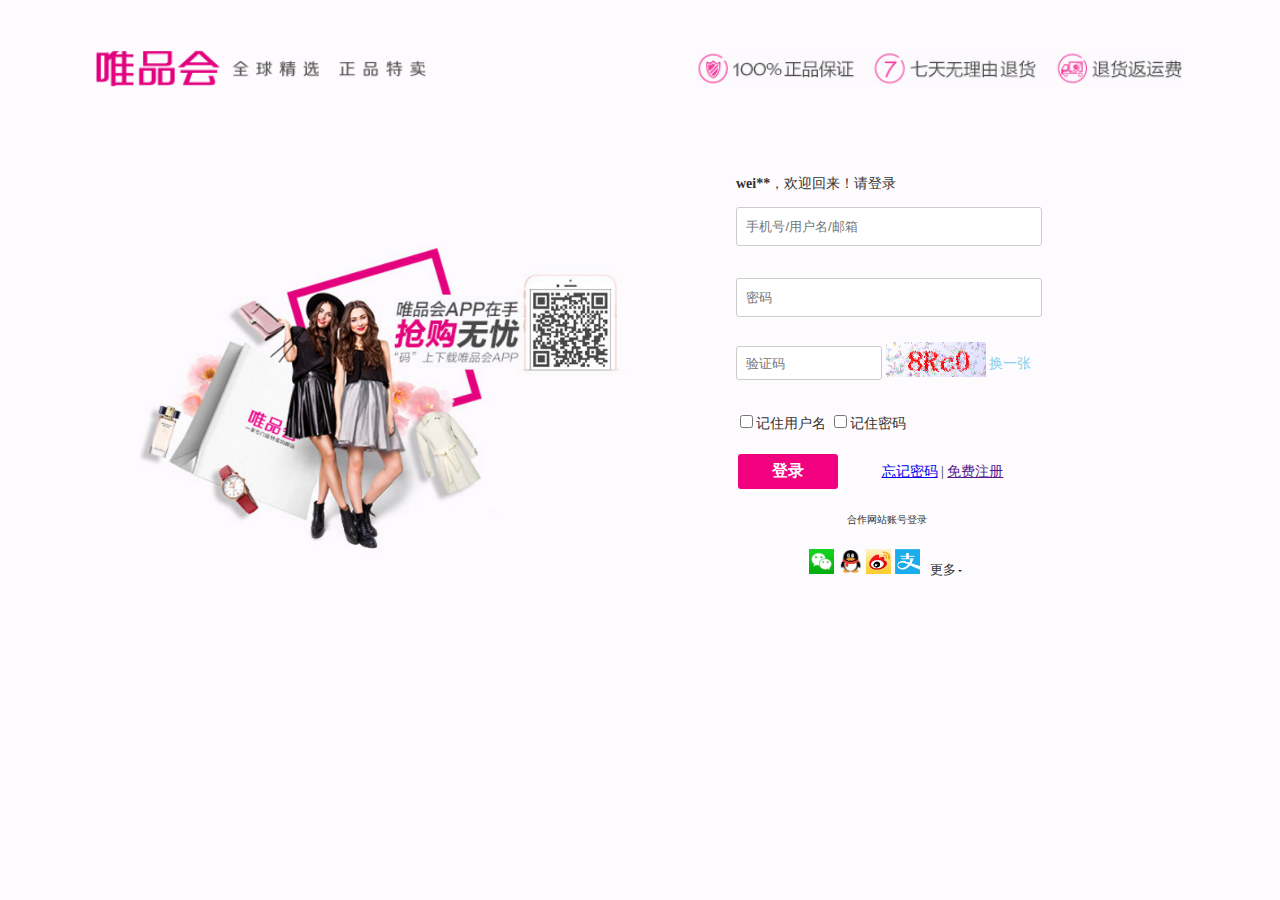
<file: denglu.html>
<!DOCTYPE html>
<html lang="en">
<head>
    <meta charset="UTF-8">
    <meta name="viewport" content="width=device-width, initial-scale=1.0">
    <meta http-equiv="X-UA-Compatible" content="ie=edge">
    <title>Document</title>
    <link rel="stylesheet" href="font/iconfont.css">
    <!-- <link rel="stylesheet" href="css/index.css"> -->
    <style>
        body {
            width: 100%;
            height: 100%;
            background: #fdfbfe;
        }

        .container {
            width: 1100px;
            height: 100%;
            position: absolute;
            top: 0;
            left:0;
            bottom: 0;
            right: 0;
            margin: auto;
        }

        .denglutop {
            width: 100%;
            margin: auto;
        }

        .denglutop>img {
            width: 100%;
            height: 70%;
        }

        .main {
            height: 600px;
            width: 100%;
            margin: auto;
        }
        
        .main>img {
            display: block;
            width: 46%;
            margin: 50px 30px 0 50px;
            float: left;
        }

        .main>form {
            margin: 20px 0 0 60px;
            display: block;
            width: 301px;
            height: 500px;
            float: left;
            font-size: 14px;
            color: #333;
        }


        .main>form>b {
            font-weight: bold;
            font-size: 19px;
        }

        .main>form>p {
            font-size: 14px;
            color: #333;
        }

        .main>form>input[type="text"] {
            width: 300px;
            height: 35px;
            border: 1px solid #ccc;
            border-radius: 3px;
        }

        .main>form>input[type="button"] {
            display: inline-block;
            width: 100px;
            height: 35px;
            color: white;
            font-size: 16px;
            font-weight: bold;
            background-color: #f10180;
            border: 0;
            outline: medium;
            border-radius: 3px;
            margin: 0 40px 0 2px;
        }

       #hzdenglu>p {
           display: block;
           text-align: center;
       }

        #hzdenglu>p>img {
            display: bolck;
            width: 25px;
            height: 25px;
        }

        .main>form>span {
            line-height: 12px;
            font-size: 10px;
            color: red;
        }

        #gengduo {
            font-size: 13px;
            color: #333;
            line-height: 30px;
        }

        #hzdenglu>ul {
            display: none;
            width: 300px;
            overflow: hidden;
            padding:0;
            margin:0 auto;
        }

        #hzdenglu>ul>li {
            display: inline-block;
            width: 62px;
            text-align: center;
            list-style: none;
            line-height: 25px;
            margin: 0;
            padding: 0;
        }
        #hzdenglu>ul>li>a {
            text-decoration: none;
            color: #666;
        } 

    </style>
</head>
<body>
    <div class="container">
        <div class="denglutop">
            <img src="img/denglutop.png" alt="">
        </div>
        <div class="main">
                <img src="img/leftimg.png" alt="">
                <form action="" onsubmit="submit()">
                    <p><b>wei**</b>，欢迎回来！请登录</p> 
                    <input type="text" name="user" id="user" placeholder="  手机号/用户名/邮箱"><br>
                    <span id="inuser"> </span><br><br>
                    <input type="text" name="pass" id="pass" placeholder="  密码"><br>
                    <span id="inpass"> </span><br>
                    <input type="text" id="yzm" name="yzm" placeholder="  验证码" style="width:140px;display:inline-block;height:30px;line-height: 35px">
                    <img src="img/yzm1.png" alt="" style="width: 100px;height:35px;position:relative;top:9px;" id="yzmimg">
                    <a style="color: skyblue;" id="nextone">换一张</a><br>
                    <span id="inyzm"> </span><br> <br>
                    <input type="checkbox" value="reu" id="reu"><label for="reu">记住用户名</label>    
                    <input type="checkbox" value="rep" id="rep"><label for="rep">记住密码</label><br><br>                   
                    <input type="button" value="登录" id="denglu">
                    <p style="display: inline-block"><a href="#">忘记密码</a>&nbsp;|&nbsp;<a href="">免费注册</a><br></p>
                    <div id="hzdenglu">
                        <p style="font-size: 10px;line-height:30px">合作网站账号登录</p>
                        <p>
                            <img src="img/weixinlogo.png" alt="">
                            <img src="img/qqlogo.png" alt="">
                            <img src="img/weibologo.png" alt="">
                            <img src="img/zfblogo.png" alt="">
                           &nbsp; <span id="gengduo">更多<i class="iconfont icon-biaotou-daoxu" style="font-size: 8px"></i></span>
                        </p>
                        <ul>
                            <li><a href="">网 易</a></li>|
                            <li><a href="">人人网</a></li>|
                            <li><a href="">建行登录</a></li>|
                            <li style="border-right:0"><a href="">财付通</a></li>
                            <li><a href="">开心网</a></li>|
                            <li><a href="">中国移动</a></li>|
                            <li style="border-right:0"><a href="">翼支付</a></li>
                        </ul>
                    </div>
                </form>
        </div>
    </div>
    <script>
        var user = document.getElementById("user");
        var pass = document.getElementById("pass");
        var reuser = document.getElementById("reuser");
        var repass = document.getElementById("repass");
        var inuser = document.getElementById("inuser");
        var inpass = document.getElementById("inpass");
        var nextone = document.getElementById("nextone");
        var yzmimg = document.getElementById("yzmimg");
        var gengduo = document.getElementById("gengduo");
        var gengduolist = document.querySelector("#hzdenglu>ul")
        var gdnum = 0;
        var yzmArr = ["8Rc0","wjju","Y1TD","92Gw","6146"];
        var yzmnum = 0;

        //添加cookie
        function setCookie(keyname,keyvalue,maxage) {
            document.cookie = keyname + "=" + keyvalue+";max-age="+maxage;
            console.log(document.cookie);
        }

        //查找cooki
        function getCookie(keyName){
			var resArr = document.cookie.split(';');
			console.log(resArr);
			for(var i = 0; i <resArr.length; i++){
				// console.log(resArr[i])
				var val = resArr[i].split("=");
				// console.log(val)
				// if(val[0].trim() == keyName){
				return val[1]
			}
		}
        
        //删除cookie
        function removeCookie(keyname){
            setCookie(keyname,"",-1);
        }
        window.onload=function(){
            //登录验证
            if(getCookie('user')){
                user.value = getCookie('user');
                reuser.checked = true;
            }
            if(getCookie('pass')){
                pass.value = getCookie('pass');
                repass.checked = true;
            }
            denglu.onclick = function() {
                if(user.value==""){
                    inuser.innerText = "登录名不能为空！";
                }else if(user.value!="88888888"){
                    inuser.innerText = "用户名错误！";   
                }else if(user.value!="88888888"){
                    inuser.innerText = " ";
                }

                if(pass.value==""){
                    inpass.innerText = "密码不能为空！";
                }else if(pass.value!="88888888"){
                    inpass.innerText = "密码错误！";   
                }else if(pass.value=="88888888"){
                    inpass.innerText = " ";
                }

                if(yzm.value==""){
                    inyzm.innerText = "验证码不能为空！";return false;
                }else if(yzm.value!=yzmArr[yzmnum]){
                    inyzm.innerText = "验证码错误！";   
                }else if(yzm.value==yzmArr[yzmnum]){
                    inyzm.innerText = " ";
                }

                if(user.value=="88888888"&&pass.value=="88888888"&&yzm.value==yzmArr[yzmnum]){
                    window.location = "index.html";
                }

                if(reuser.checked&&user.value=="88888888"){
                   setCookie("user",user.value,3600);
                }else if(reuser.checked){
                    removeCookie("user");
                }
                if(repass.checked&&user.value=="88888888"){
                    document.cookie = "pass=" + pass.value;
                    setCookie("pass",pass.value,3600);
                }else if(!repass.checked){
                    removeCookie("pass");
                }
            }

            
            gengduo.onclick = function() {
                    gdnum++;
                    gdnum%=2;
                    if(gdnum==1){
                        gengduolist.style.display = "block";
                    }
                    if(gdnum==0){
                        gengduolist.style.display = "none";
                    }
                    console.log(gdnum)

                }
            //切换验证码图片
            nextone.onclick = function() {
                yzmnum++;
                if(yzmnum>5){
                    yzmnum=0;
                }
                yzmimg.src = "img/yzm" + (yzmnum+1) + ".png"; 
            }

            

        }
    </script> 
</body>
</html>
</file>
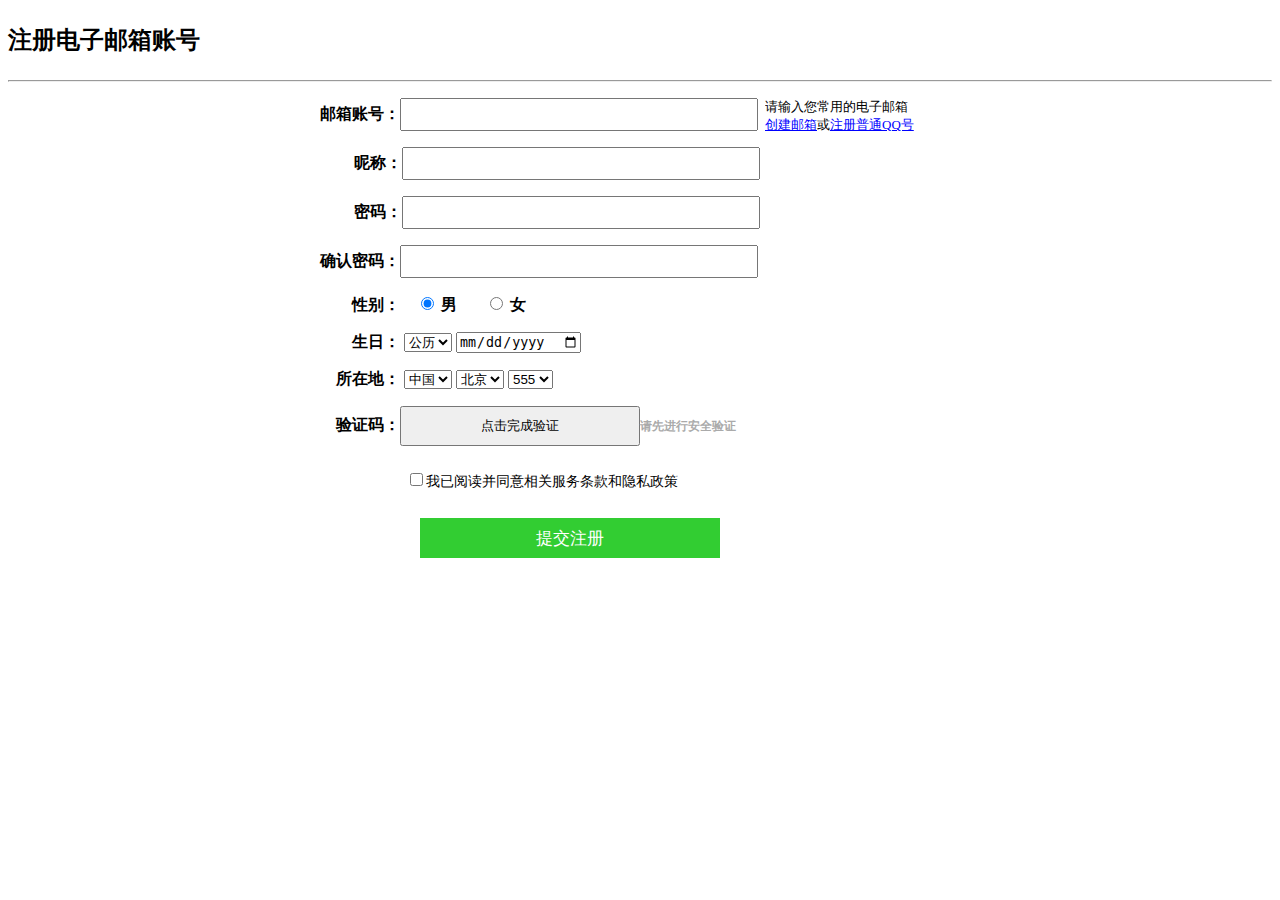
<file: 注册.html>
<!DOCTYPE html>
<html>
	<head>
		<meta charset="UTF-8">
		<title>用户登录</title>
		<style>
			.head>p {
				text-align: left;
				font-size: 24px;
				font-weight: bold;
			}


			form {
				display: block;
				width: 700px;
				position: relative;
				margin: 0 auto;
			}

			label {
				margin-left: 30px;
				font-weight: bold;
				display: inline-block;
			}

			input[type=email],input[type=text],input[type=password]{
				display: inline-block;
				width: 350px;
				height: 27px;
				margin: 0;
			}
			
			
			span {
				font-size: 12px;
				color: #aaa;
			}
			
			#picture {
				display: inline-block;
				width: 240px;
				height: 40px;
				line-height: 34px;
			}
			
			p>a {
				font-size: 14px;
				font-weight: 100;
				line-height: 40px;
				text-decoration: none;
			}
			
			#submit {
				display: block;
				width: 300px;
				height: 40px;
				margin-left: 100px;
				background: limegreen;
				border: 0;
				color: white;
				font-size: 17px;
			}

			.tishi {
				display: block;
				position: absolute;
				top: 0;
				left: 475px;
				font-size: 13px;
				width: 150px;
				margin: 0;	
				line-height: 18px;
				overflow: hidden;			
			}

			

			.tishi>a {
				text-decoration: underline;
				color: blue;
			}

			.head>p>span {
				background: blue;
			}
		</style>
	</head>
	<body>
		<div class="head"><p><span> </span>注册电子邮箱账号</p></div><hr/>
		<form action="" method="post">
			<p>
				<label for="email">邮箱账号：<input type="email" name="" id="email" value="" /></lable>			
			</p>
			<div class="tishi">
					请输入您常用的电子邮箱<a>创建邮箱</a>或<a>注册普通QQ号</a>
			</div>
			<p><label for="name" style="margin-left: 64px">昵称：</lable><input type="text" name="" id="name" value="" /></p>
			<p><label for="password" style="margin-left: 64px">密码：</lable><input type="password" name="password" id="password" value="" /></p>
			<label for="password2">确认密码：</lable><input type="password" name="" id="password2" value="" />
			<p>
			<label for="man" style="margin-left: 32px">性别：&nbsp;&nbsp;&nbsp;
				<input type="radio" name="sex" id="man" value="man" checked/>&nbsp;男&nbsp;&nbsp;&nbsp;&nbsp;&nbsp;&nbsp;
				<input type="radio" name="sex" id="woman" value="woman" />&nbsp;女
			</lable>
			</p>
			<p>
				<label for="birthday" style="margin-left: 32px">生日：</label>
				<select name="rili">
					<option value="">公历</option>
					<option value="">农历</option>
				</select>
				<input type="date" name="" id="" value="" /><br />
			</p>
			<p>
				<label for="" style="margin-left: 16px;">所在地：</label>
				<select name="">
					<option value="1" style="width: 100px">中国</option>
				</select>
				<select name="">
					<option value="1">北京</option>
					<option value="2"></option>
					<option value="3"></option>
					<option value="4"></option>
					<option value="5"></option>
					<option value="6"></option>
					<option value="7"></option>
					<option value="8"></option>
				</select>
				<select name="">
					<option value="1">555</option>
					<option value="2"></option>
					<option value="3"></option>
					<option value="4"></option>
					<option value="5"></option>
					<option value="6"></option>
					<option value="7"></option>
					<option value="8"></option>
				</select>
			</p>
			<p>
				<label for="" style="margin-left: 16px;">验证码：</label><button id="picture">点击完成验证</button><span>请先进行安全验证</span><br />
			</p>
			<p>
				<input type="checkbox" name="" id="" value="" style="margin-left: 90px;"/><a>我已阅读并同意相关服务条款和隐私政策</a><br />
			</p>
			<p>
				<input type="submit" value="提交注册" id = "submit"/>
			</p>	
		</form>
	</body>
</html>
</file>
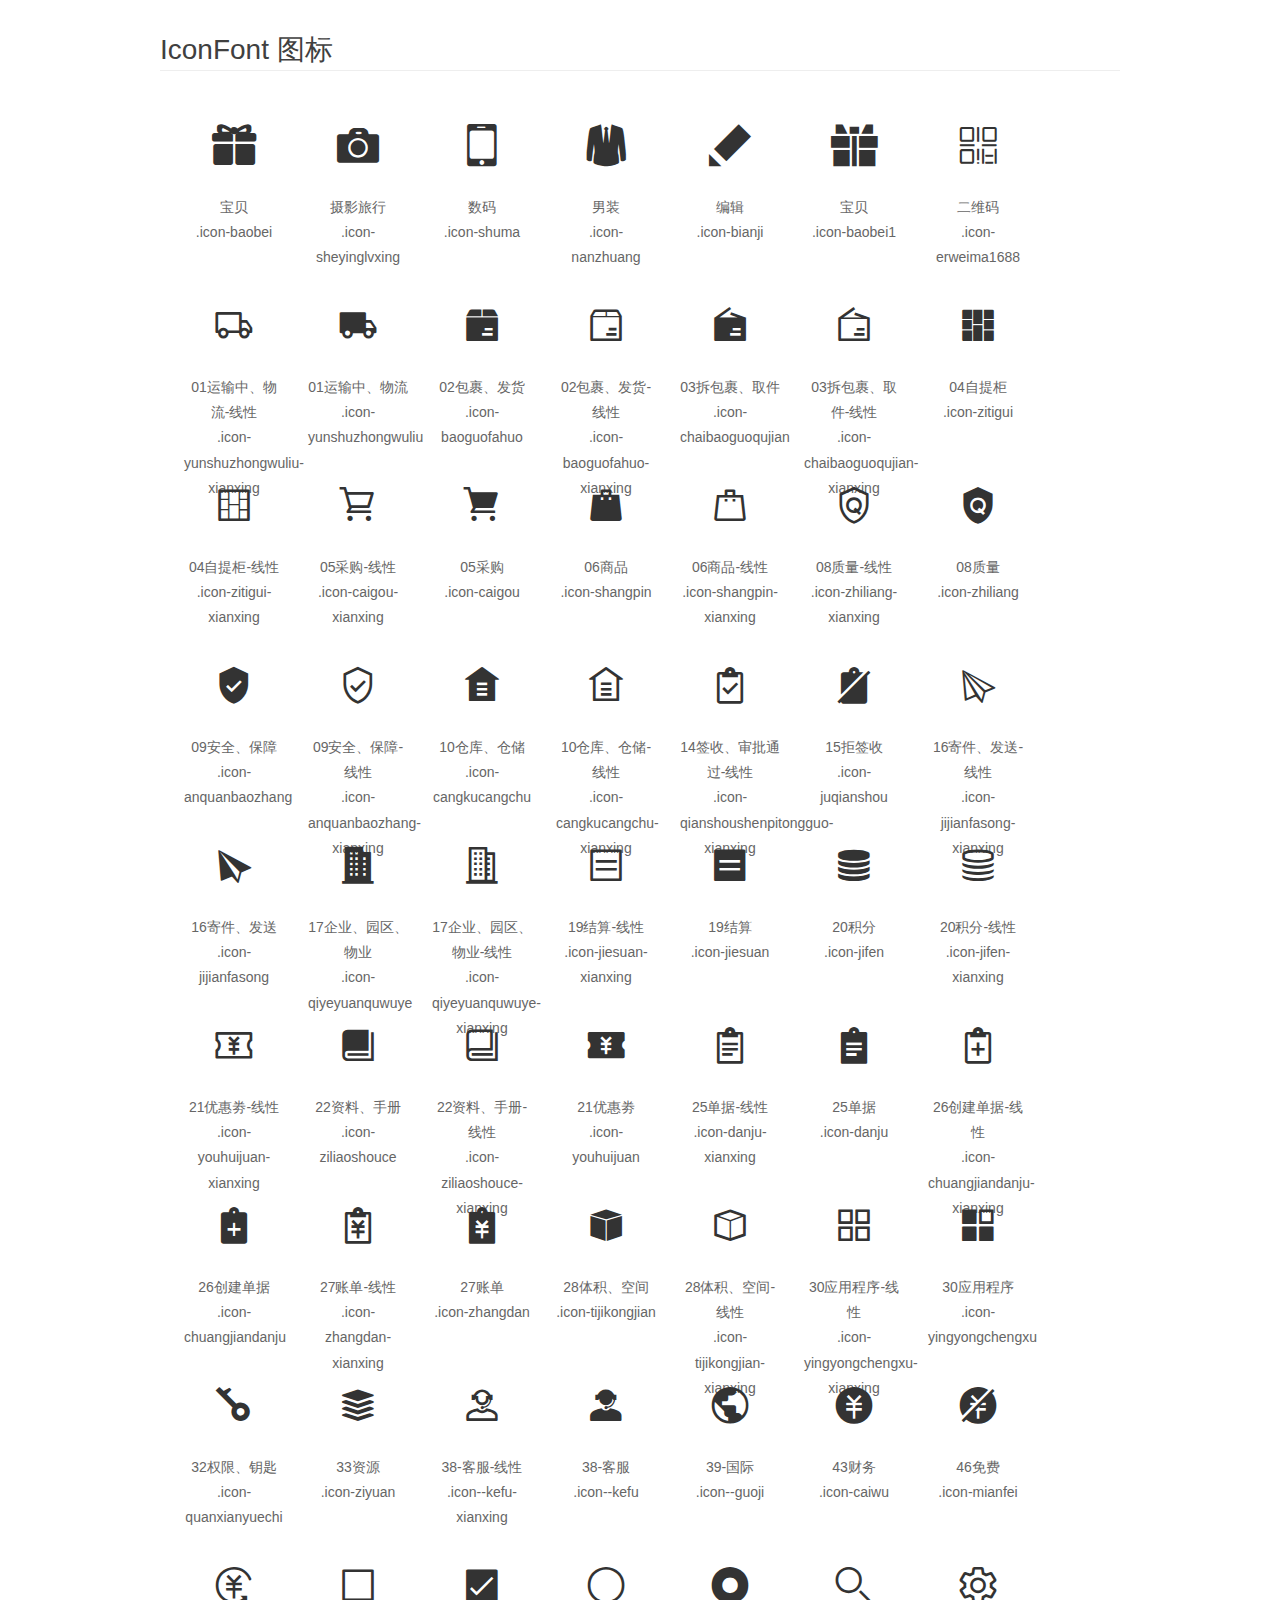
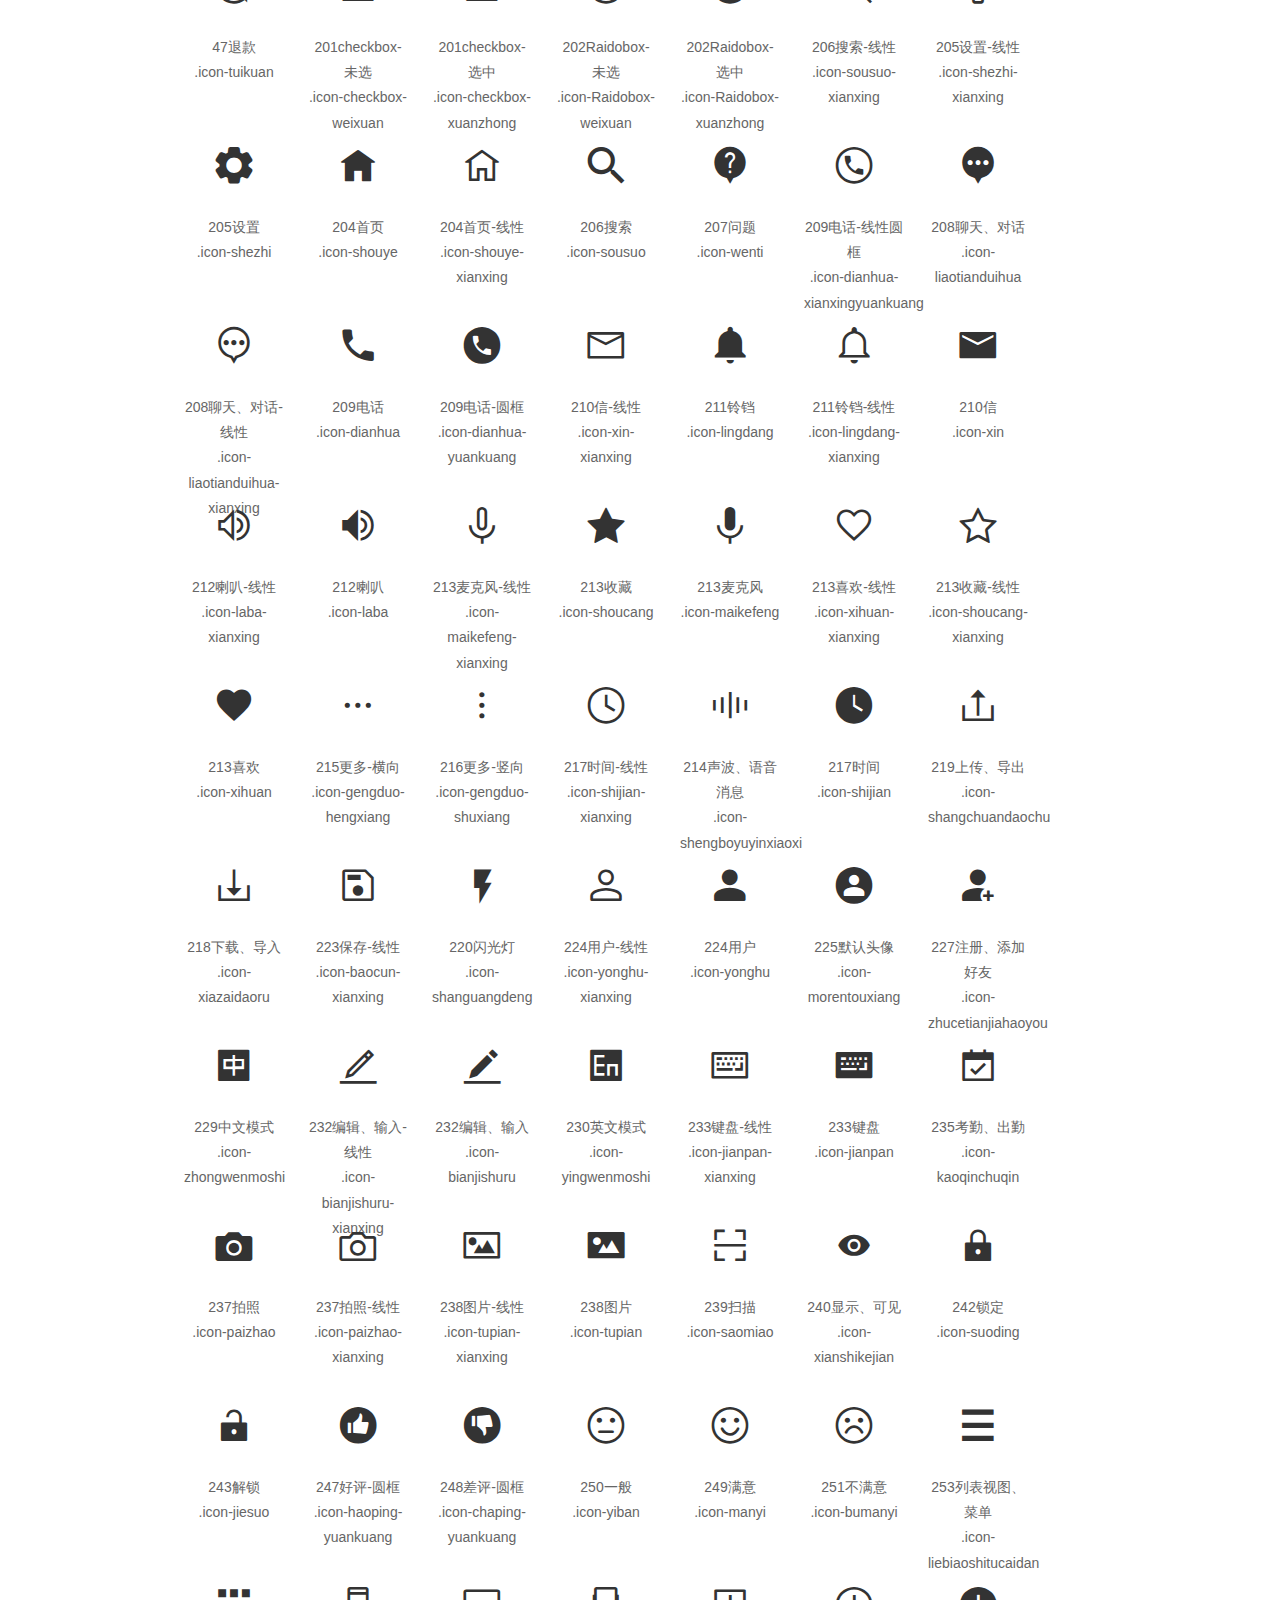
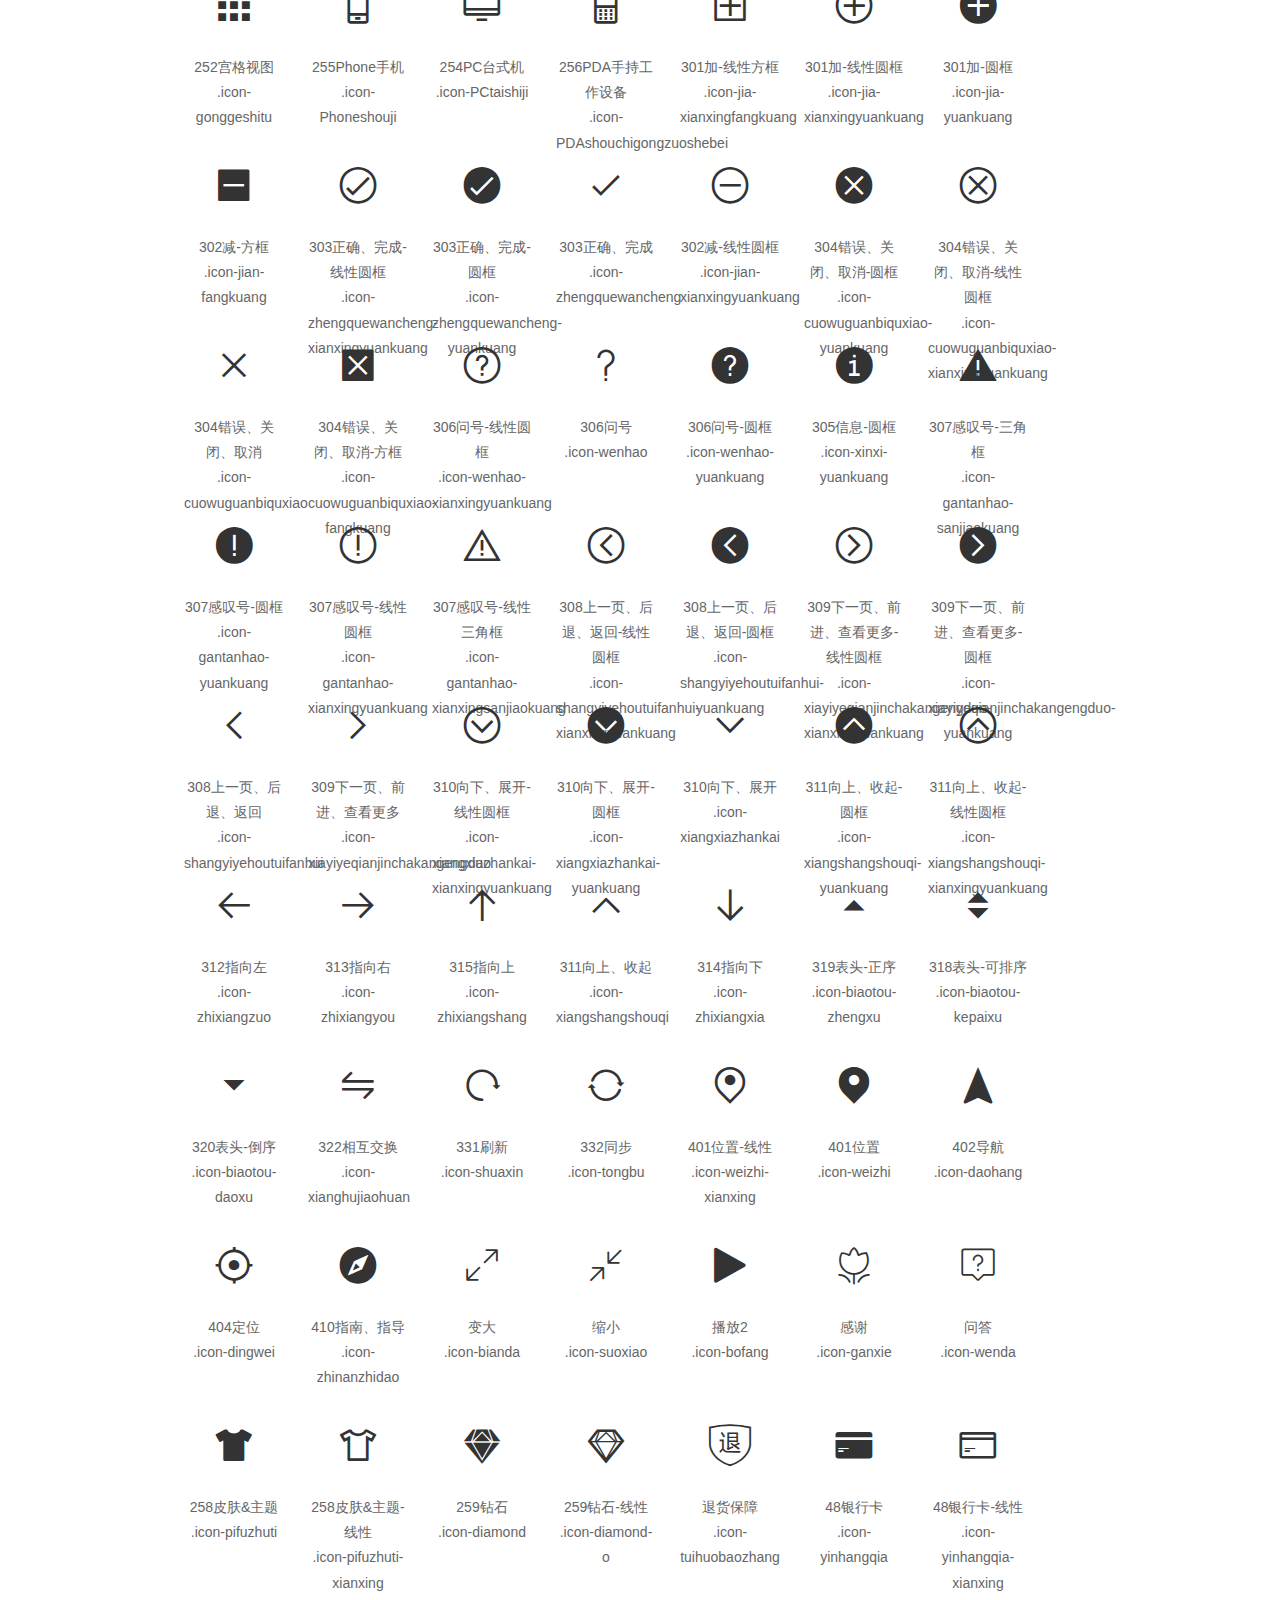
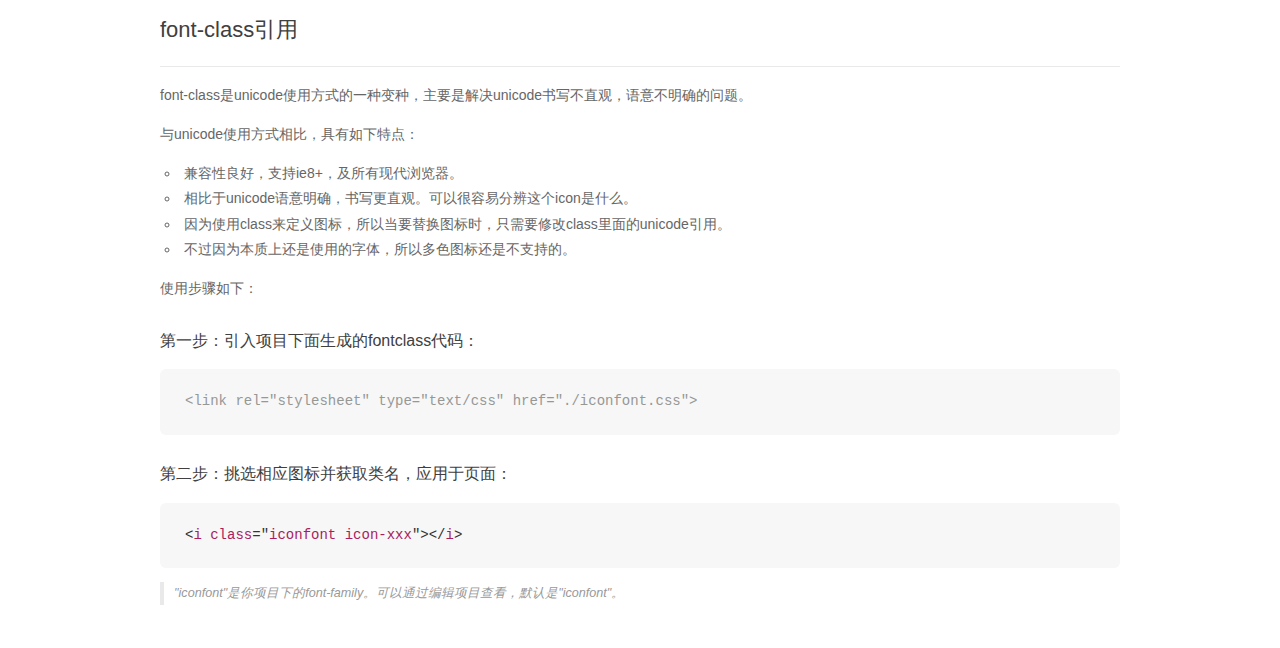
<file: font/demo_fontclass.html>
<!DOCTYPE html>
<html>
<head>
    <meta charset="utf-8"/>
    <title>IconFont</title>
    <link rel="stylesheet" href="demo.css">
    <link rel="stylesheet" href="iconfont.css">
</head>
<body>
    <div class="main markdown">
        <h1>IconFont 图标</h1>
        <ul class="icon_lists clear">
            
                <li>
                <i class="icon iconfont icon-baobei"></i>
                    <div class="name">宝贝</div>
                    <div class="fontclass">.icon-baobei</div>
                </li>
            
                <li>
                <i class="icon iconfont icon-sheyinglvxing"></i>
                    <div class="name">摄影旅行</div>
                    <div class="fontclass">.icon-sheyinglvxing</div>
                </li>
            
                <li>
                <i class="icon iconfont icon-shuma"></i>
                    <div class="name">数码</div>
                    <div class="fontclass">.icon-shuma</div>
                </li>
            
                <li>
                <i class="icon iconfont icon-nanzhuang"></i>
                    <div class="name">男装</div>
                    <div class="fontclass">.icon-nanzhuang</div>
                </li>
            
                <li>
                <i class="icon iconfont icon-bianji"></i>
                    <div class="name">编辑</div>
                    <div class="fontclass">.icon-bianji</div>
                </li>
            
                <li>
                <i class="icon iconfont icon-baobei1"></i>
                    <div class="name">宝贝</div>
                    <div class="fontclass">.icon-baobei1</div>
                </li>
            
                <li>
                <i class="icon iconfont icon-erweima1688"></i>
                    <div class="name">二维码</div>
                    <div class="fontclass">.icon-erweima1688</div>
                </li>
            
                <li>
                <i class="icon iconfont icon-yunshuzhongwuliu-xianxing"></i>
                    <div class="name">01运输中、物流-线性</div>
                    <div class="fontclass">.icon-yunshuzhongwuliu-xianxing</div>
                </li>
            
                <li>
                <i class="icon iconfont icon-yunshuzhongwuliu"></i>
                    <div class="name">01运输中、物流</div>
                    <div class="fontclass">.icon-yunshuzhongwuliu</div>
                </li>
            
                <li>
                <i class="icon iconfont icon-baoguofahuo"></i>
                    <div class="name">02包裹、发货</div>
                    <div class="fontclass">.icon-baoguofahuo</div>
                </li>
            
                <li>
                <i class="icon iconfont icon-baoguofahuo-xianxing"></i>
                    <div class="name">02包裹、发货-线性</div>
                    <div class="fontclass">.icon-baoguofahuo-xianxing</div>
                </li>
            
                <li>
                <i class="icon iconfont icon-chaibaoguoqujian"></i>
                    <div class="name">03拆包裹、取件</div>
                    <div class="fontclass">.icon-chaibaoguoqujian</div>
                </li>
            
                <li>
                <i class="icon iconfont icon-chaibaoguoqujian-xianxing"></i>
                    <div class="name">03拆包裹、取件-线性</div>
                    <div class="fontclass">.icon-chaibaoguoqujian-xianxing</div>
                </li>
            
                <li>
                <i class="icon iconfont icon-zitigui"></i>
                    <div class="name">04自提柜</div>
                    <div class="fontclass">.icon-zitigui</div>
                </li>
            
                <li>
                <i class="icon iconfont icon-zitigui-xianxing"></i>
                    <div class="name">04自提柜-线性</div>
                    <div class="fontclass">.icon-zitigui-xianxing</div>
                </li>
            
                <li>
                <i class="icon iconfont icon-caigou-xianxing"></i>
                    <div class="name">05采购-线性</div>
                    <div class="fontclass">.icon-caigou-xianxing</div>
                </li>
            
                <li>
                <i class="icon iconfont icon-caigou"></i>
                    <div class="name">05采购</div>
                    <div class="fontclass">.icon-caigou</div>
                </li>
            
                <li>
                <i class="icon iconfont icon-shangpin"></i>
                    <div class="name">06商品</div>
                    <div class="fontclass">.icon-shangpin</div>
                </li>
            
                <li>
                <i class="icon iconfont icon-shangpin-xianxing"></i>
                    <div class="name">06商品-线性</div>
                    <div class="fontclass">.icon-shangpin-xianxing</div>
                </li>
            
                <li>
                <i class="icon iconfont icon-zhiliang-xianxing"></i>
                    <div class="name">08质量-线性</div>
                    <div class="fontclass">.icon-zhiliang-xianxing</div>
                </li>
            
                <li>
                <i class="icon iconfont icon-zhiliang"></i>
                    <div class="name">08质量</div>
                    <div class="fontclass">.icon-zhiliang</div>
                </li>
            
                <li>
                <i class="icon iconfont icon-anquanbaozhang"></i>
                    <div class="name">09安全、保障</div>
                    <div class="fontclass">.icon-anquanbaozhang</div>
                </li>
            
                <li>
                <i class="icon iconfont icon-anquanbaozhang-xianxing"></i>
                    <div class="name">09安全、保障-线性</div>
                    <div class="fontclass">.icon-anquanbaozhang-xianxing</div>
                </li>
            
                <li>
                <i class="icon iconfont icon-cangkucangchu"></i>
                    <div class="name">10仓库、仓储</div>
                    <div class="fontclass">.icon-cangkucangchu</div>
                </li>
            
                <li>
                <i class="icon iconfont icon-cangkucangchu-xianxing"></i>
                    <div class="name">10仓库、仓储-线性</div>
                    <div class="fontclass">.icon-cangkucangchu-xianxing</div>
                </li>
            
                <li>
                <i class="icon iconfont icon-qianshoushenpitongguo-xianxing"></i>
                    <div class="name">14签收、审批通过-线性</div>
                    <div class="fontclass">.icon-qianshoushenpitongguo-xianxing</div>
                </li>
            
                <li>
                <i class="icon iconfont icon-juqianshou"></i>
                    <div class="name">15拒签收</div>
                    <div class="fontclass">.icon-juqianshou</div>
                </li>
            
                <li>
                <i class="icon iconfont icon-jijianfasong-xianxing"></i>
                    <div class="name">16寄件、发送-线性</div>
                    <div class="fontclass">.icon-jijianfasong-xianxing</div>
                </li>
            
                <li>
                <i class="icon iconfont icon-jijianfasong"></i>
                    <div class="name">16寄件、发送</div>
                    <div class="fontclass">.icon-jijianfasong</div>
                </li>
            
                <li>
                <i class="icon iconfont icon-qiyeyuanquwuye"></i>
                    <div class="name">17企业、园区、物业</div>
                    <div class="fontclass">.icon-qiyeyuanquwuye</div>
                </li>
            
                <li>
                <i class="icon iconfont icon-qiyeyuanquwuye-xianxing"></i>
                    <div class="name">17企业、园区、物业-线性</div>
                    <div class="fontclass">.icon-qiyeyuanquwuye-xianxing</div>
                </li>
            
                <li>
                <i class="icon iconfont icon-jiesuan-xianxing"></i>
                    <div class="name">19结算-线性</div>
                    <div class="fontclass">.icon-jiesuan-xianxing</div>
                </li>
            
                <li>
                <i class="icon iconfont icon-jiesuan"></i>
                    <div class="name">19结算</div>
                    <div class="fontclass">.icon-jiesuan</div>
                </li>
            
                <li>
                <i class="icon iconfont icon-jifen"></i>
                    <div class="name">20积分</div>
                    <div class="fontclass">.icon-jifen</div>
                </li>
            
                <li>
                <i class="icon iconfont icon-jifen-xianxing"></i>
                    <div class="name">20积分-线性</div>
                    <div class="fontclass">.icon-jifen-xianxing</div>
                </li>
            
                <li>
                <i class="icon iconfont icon-youhuijuan-xianxing"></i>
                    <div class="name">21优惠劵-线性</div>
                    <div class="fontclass">.icon-youhuijuan-xianxing</div>
                </li>
            
                <li>
                <i class="icon iconfont icon-ziliaoshouce"></i>
                    <div class="name">22资料、手册</div>
                    <div class="fontclass">.icon-ziliaoshouce</div>
                </li>
            
                <li>
                <i class="icon iconfont icon-ziliaoshouce-xianxing"></i>
                    <div class="name">22资料、手册-线性</div>
                    <div class="fontclass">.icon-ziliaoshouce-xianxing</div>
                </li>
            
                <li>
                <i class="icon iconfont icon-youhuijuan"></i>
                    <div class="name">21优惠劵</div>
                    <div class="fontclass">.icon-youhuijuan</div>
                </li>
            
                <li>
                <i class="icon iconfont icon-danju-xianxing"></i>
                    <div class="name">25单据-线性</div>
                    <div class="fontclass">.icon-danju-xianxing</div>
                </li>
            
                <li>
                <i class="icon iconfont icon-danju"></i>
                    <div class="name">25单据</div>
                    <div class="fontclass">.icon-danju</div>
                </li>
            
                <li>
                <i class="icon iconfont icon-chuangjiandanju-xianxing"></i>
                    <div class="name">26创建单据-线性</div>
                    <div class="fontclass">.icon-chuangjiandanju-xianxing</div>
                </li>
            
                <li>
                <i class="icon iconfont icon-chuangjiandanju"></i>
                    <div class="name">26创建单据</div>
                    <div class="fontclass">.icon-chuangjiandanju</div>
                </li>
            
                <li>
                <i class="icon iconfont icon-zhangdan-xianxing"></i>
                    <div class="name">27账单-线性</div>
                    <div class="fontclass">.icon-zhangdan-xianxing</div>
                </li>
            
                <li>
                <i class="icon iconfont icon-zhangdan"></i>
                    <div class="name">27账单</div>
                    <div class="fontclass">.icon-zhangdan</div>
                </li>
            
                <li>
                <i class="icon iconfont icon-tijikongjian"></i>
                    <div class="name">28体积、空间</div>
                    <div class="fontclass">.icon-tijikongjian</div>
                </li>
            
                <li>
                <i class="icon iconfont icon-tijikongjian-xianxing"></i>
                    <div class="name">28体积、空间-线性</div>
                    <div class="fontclass">.icon-tijikongjian-xianxing</div>
                </li>
            
                <li>
                <i class="icon iconfont icon-yingyongchengxu-xianxing"></i>
                    <div class="name">30应用程序-线性</div>
                    <div class="fontclass">.icon-yingyongchengxu-xianxing</div>
                </li>
            
                <li>
                <i class="icon iconfont icon-yingyongchengxu"></i>
                    <div class="name">30应用程序</div>
                    <div class="fontclass">.icon-yingyongchengxu</div>
                </li>
            
                <li>
                <i class="icon iconfont icon-quanxianyuechi"></i>
                    <div class="name">32权限、钥匙</div>
                    <div class="fontclass">.icon-quanxianyuechi</div>
                </li>
            
                <li>
                <i class="icon iconfont icon-ziyuan"></i>
                    <div class="name">33资源</div>
                    <div class="fontclass">.icon-ziyuan</div>
                </li>
            
                <li>
                <i class="icon iconfont icon--kefu-xianxing"></i>
                    <div class="name">38-客服-线性</div>
                    <div class="fontclass">.icon--kefu-xianxing</div>
                </li>
            
                <li>
                <i class="icon iconfont icon--kefu"></i>
                    <div class="name">38-客服</div>
                    <div class="fontclass">.icon--kefu</div>
                </li>
            
                <li>
                <i class="icon iconfont icon--guoji"></i>
                    <div class="name">39-国际</div>
                    <div class="fontclass">.icon--guoji</div>
                </li>
            
                <li>
                <i class="icon iconfont icon-caiwu"></i>
                    <div class="name">43财务</div>
                    <div class="fontclass">.icon-caiwu</div>
                </li>
            
                <li>
                <i class="icon iconfont icon-mianfei"></i>
                    <div class="name">46免费</div>
                    <div class="fontclass">.icon-mianfei</div>
                </li>
            
                <li>
                <i class="icon iconfont icon-tuikuan"></i>
                    <div class="name">47退款</div>
                    <div class="fontclass">.icon-tuikuan</div>
                </li>
            
                <li>
                <i class="icon iconfont icon-checkbox-weixuan"></i>
                    <div class="name">201checkbox-未选</div>
                    <div class="fontclass">.icon-checkbox-weixuan</div>
                </li>
            
                <li>
                <i class="icon iconfont icon-checkbox-xuanzhong"></i>
                    <div class="name">201checkbox-选中</div>
                    <div class="fontclass">.icon-checkbox-xuanzhong</div>
                </li>
            
                <li>
                <i class="icon iconfont icon-Raidobox-weixuan"></i>
                    <div class="name">202Raidobox-未选</div>
                    <div class="fontclass">.icon-Raidobox-weixuan</div>
                </li>
            
                <li>
                <i class="icon iconfont icon-Raidobox-xuanzhong"></i>
                    <div class="name">202Raidobox-选中</div>
                    <div class="fontclass">.icon-Raidobox-xuanzhong</div>
                </li>
            
                <li>
                <i class="icon iconfont icon-sousuo-xianxing"></i>
                    <div class="name">206搜索-线性</div>
                    <div class="fontclass">.icon-sousuo-xianxing</div>
                </li>
            
                <li>
                <i class="icon iconfont icon-shezhi-xianxing"></i>
                    <div class="name">205设置-线性</div>
                    <div class="fontclass">.icon-shezhi-xianxing</div>
                </li>
            
                <li>
                <i class="icon iconfont icon-shezhi"></i>
                    <div class="name">205设置</div>
                    <div class="fontclass">.icon-shezhi</div>
                </li>
            
                <li>
                <i class="icon iconfont icon-shouye"></i>
                    <div class="name">204首页</div>
                    <div class="fontclass">.icon-shouye</div>
                </li>
            
                <li>
                <i class="icon iconfont icon-shouye-xianxing"></i>
                    <div class="name">204首页-线性</div>
                    <div class="fontclass">.icon-shouye-xianxing</div>
                </li>
            
                <li>
                <i class="icon iconfont icon-sousuo"></i>
                    <div class="name">206搜索</div>
                    <div class="fontclass">.icon-sousuo</div>
                </li>
            
                <li>
                <i class="icon iconfont icon-wenti"></i>
                    <div class="name">207问题</div>
                    <div class="fontclass">.icon-wenti</div>
                </li>
            
                <li>
                <i class="icon iconfont icon-dianhua-xianxingyuankuang"></i>
                    <div class="name">209电话-线性圆框</div>
                    <div class="fontclass">.icon-dianhua-xianxingyuankuang</div>
                </li>
            
                <li>
                <i class="icon iconfont icon-liaotianduihua"></i>
                    <div class="name">208聊天、对话</div>
                    <div class="fontclass">.icon-liaotianduihua</div>
                </li>
            
                <li>
                <i class="icon iconfont icon-liaotianduihua-xianxing"></i>
                    <div class="name">208聊天、对话-线性</div>
                    <div class="fontclass">.icon-liaotianduihua-xianxing</div>
                </li>
            
                <li>
                <i class="icon iconfont icon-dianhua"></i>
                    <div class="name">209电话</div>
                    <div class="fontclass">.icon-dianhua</div>
                </li>
            
                <li>
                <i class="icon iconfont icon-dianhua-yuankuang"></i>
                    <div class="name">209电话-圆框</div>
                    <div class="fontclass">.icon-dianhua-yuankuang</div>
                </li>
            
                <li>
                <i class="icon iconfont icon-xin-xianxing"></i>
                    <div class="name">210信-线性</div>
                    <div class="fontclass">.icon-xin-xianxing</div>
                </li>
            
                <li>
                <i class="icon iconfont icon-lingdang"></i>
                    <div class="name">211铃铛</div>
                    <div class="fontclass">.icon-lingdang</div>
                </li>
            
                <li>
                <i class="icon iconfont icon-lingdang-xianxing"></i>
                    <div class="name">211铃铛-线性</div>
                    <div class="fontclass">.icon-lingdang-xianxing</div>
                </li>
            
                <li>
                <i class="icon iconfont icon-xin"></i>
                    <div class="name">210信</div>
                    <div class="fontclass">.icon-xin</div>
                </li>
            
                <li>
                <i class="icon iconfont icon-laba-xianxing"></i>
                    <div class="name">212喇叭-线性</div>
                    <div class="fontclass">.icon-laba-xianxing</div>
                </li>
            
                <li>
                <i class="icon iconfont icon-laba"></i>
                    <div class="name">212喇叭</div>
                    <div class="fontclass">.icon-laba</div>
                </li>
            
                <li>
                <i class="icon iconfont icon-maikefeng-xianxing"></i>
                    <div class="name">213麦克风-线性</div>
                    <div class="fontclass">.icon-maikefeng-xianxing</div>
                </li>
            
                <li>
                <i class="icon iconfont icon-shoucang"></i>
                    <div class="name">213收藏</div>
                    <div class="fontclass">.icon-shoucang</div>
                </li>
            
                <li>
                <i class="icon iconfont icon-maikefeng"></i>
                    <div class="name">213麦克风</div>
                    <div class="fontclass">.icon-maikefeng</div>
                </li>
            
                <li>
                <i class="icon iconfont icon-xihuan-xianxing"></i>
                    <div class="name">213喜欢-线性</div>
                    <div class="fontclass">.icon-xihuan-xianxing</div>
                </li>
            
                <li>
                <i class="icon iconfont icon-shoucang-xianxing"></i>
                    <div class="name">213收藏-线性</div>
                    <div class="fontclass">.icon-shoucang-xianxing</div>
                </li>
            
                <li>
                <i class="icon iconfont icon-xihuan"></i>
                    <div class="name">213喜欢</div>
                    <div class="fontclass">.icon-xihuan</div>
                </li>
            
                <li>
                <i class="icon iconfont icon-gengduo-hengxiang"></i>
                    <div class="name">215更多-横向</div>
                    <div class="fontclass">.icon-gengduo-hengxiang</div>
                </li>
            
                <li>
                <i class="icon iconfont icon-gengduo-shuxiang"></i>
                    <div class="name">216更多-竖向</div>
                    <div class="fontclass">.icon-gengduo-shuxiang</div>
                </li>
            
                <li>
                <i class="icon iconfont icon-shijian-xianxing"></i>
                    <div class="name">217时间-线性</div>
                    <div class="fontclass">.icon-shijian-xianxing</div>
                </li>
            
                <li>
                <i class="icon iconfont icon-shengboyuyinxiaoxi"></i>
                    <div class="name">214声波、语音消息</div>
                    <div class="fontclass">.icon-shengboyuyinxiaoxi</div>
                </li>
            
                <li>
                <i class="icon iconfont icon-shijian"></i>
                    <div class="name">217时间</div>
                    <div class="fontclass">.icon-shijian</div>
                </li>
            
                <li>
                <i class="icon iconfont icon-shangchuandaochu"></i>
                    <div class="name">219上传、导出</div>
                    <div class="fontclass">.icon-shangchuandaochu</div>
                </li>
            
                <li>
                <i class="icon iconfont icon-xiazaidaoru"></i>
                    <div class="name">218下载、导入</div>
                    <div class="fontclass">.icon-xiazaidaoru</div>
                </li>
            
                <li>
                <i class="icon iconfont icon-baocun-xianxing"></i>
                    <div class="name">223保存-线性</div>
                    <div class="fontclass">.icon-baocun-xianxing</div>
                </li>
            
                <li>
                <i class="icon iconfont icon-shanguangdeng"></i>
                    <div class="name">220闪光灯</div>
                    <div class="fontclass">.icon-shanguangdeng</div>
                </li>
            
                <li>
                <i class="icon iconfont icon-yonghu-xianxing"></i>
                    <div class="name">224用户-线性</div>
                    <div class="fontclass">.icon-yonghu-xianxing</div>
                </li>
            
                <li>
                <i class="icon iconfont icon-yonghu"></i>
                    <div class="name">224用户</div>
                    <div class="fontclass">.icon-yonghu</div>
                </li>
            
                <li>
                <i class="icon iconfont icon-morentouxiang"></i>
                    <div class="name">225默认头像</div>
                    <div class="fontclass">.icon-morentouxiang</div>
                </li>
            
                <li>
                <i class="icon iconfont icon-zhucetianjiahaoyou"></i>
                    <div class="name">227注册、添加好友</div>
                    <div class="fontclass">.icon-zhucetianjiahaoyou</div>
                </li>
            
                <li>
                <i class="icon iconfont icon-zhongwenmoshi"></i>
                    <div class="name">229中文模式</div>
                    <div class="fontclass">.icon-zhongwenmoshi</div>
                </li>
            
                <li>
                <i class="icon iconfont icon-bianjishuru-xianxing"></i>
                    <div class="name">232编辑、输入-线性</div>
                    <div class="fontclass">.icon-bianjishuru-xianxing</div>
                </li>
            
                <li>
                <i class="icon iconfont icon-bianjishuru"></i>
                    <div class="name">232编辑、输入</div>
                    <div class="fontclass">.icon-bianjishuru</div>
                </li>
            
                <li>
                <i class="icon iconfont icon-yingwenmoshi"></i>
                    <div class="name">230英文模式</div>
                    <div class="fontclass">.icon-yingwenmoshi</div>
                </li>
            
                <li>
                <i class="icon iconfont icon-jianpan-xianxing"></i>
                    <div class="name">233键盘-线性</div>
                    <div class="fontclass">.icon-jianpan-xianxing</div>
                </li>
            
                <li>
                <i class="icon iconfont icon-jianpan"></i>
                    <div class="name">233键盘</div>
                    <div class="fontclass">.icon-jianpan</div>
                </li>
            
                <li>
                <i class="icon iconfont icon-kaoqinchuqin"></i>
                    <div class="name">235考勤、出勤</div>
                    <div class="fontclass">.icon-kaoqinchuqin</div>
                </li>
            
                <li>
                <i class="icon iconfont icon-paizhao"></i>
                    <div class="name">237拍照</div>
                    <div class="fontclass">.icon-paizhao</div>
                </li>
            
                <li>
                <i class="icon iconfont icon-paizhao-xianxing"></i>
                    <div class="name">237拍照-线性</div>
                    <div class="fontclass">.icon-paizhao-xianxing</div>
                </li>
            
                <li>
                <i class="icon iconfont icon-tupian-xianxing"></i>
                    <div class="name">238图片-线性</div>
                    <div class="fontclass">.icon-tupian-xianxing</div>
                </li>
            
                <li>
                <i class="icon iconfont icon-tupian"></i>
                    <div class="name">238图片</div>
                    <div class="fontclass">.icon-tupian</div>
                </li>
            
                <li>
                <i class="icon iconfont icon-saomiao"></i>
                    <div class="name">239扫描</div>
                    <div class="fontclass">.icon-saomiao</div>
                </li>
            
                <li>
                <i class="icon iconfont icon-xianshikejian"></i>
                    <div class="name">240显示、可见</div>
                    <div class="fontclass">.icon-xianshikejian</div>
                </li>
            
                <li>
                <i class="icon iconfont icon-suoding"></i>
                    <div class="name">242锁定</div>
                    <div class="fontclass">.icon-suoding</div>
                </li>
            
                <li>
                <i class="icon iconfont icon-jiesuo"></i>
                    <div class="name">243解锁</div>
                    <div class="fontclass">.icon-jiesuo</div>
                </li>
            
                <li>
                <i class="icon iconfont icon-haoping-yuankuang"></i>
                    <div class="name">247好评-圆框</div>
                    <div class="fontclass">.icon-haoping-yuankuang</div>
                </li>
            
                <li>
                <i class="icon iconfont icon-chaping-yuankuang"></i>
                    <div class="name">248差评-圆框</div>
                    <div class="fontclass">.icon-chaping-yuankuang</div>
                </li>
            
                <li>
                <i class="icon iconfont icon-yiban"></i>
                    <div class="name">250一般</div>
                    <div class="fontclass">.icon-yiban</div>
                </li>
            
                <li>
                <i class="icon iconfont icon-manyi"></i>
                    <div class="name">249满意</div>
                    <div class="fontclass">.icon-manyi</div>
                </li>
            
                <li>
                <i class="icon iconfont icon-bumanyi"></i>
                    <div class="name">251不满意</div>
                    <div class="fontclass">.icon-bumanyi</div>
                </li>
            
                <li>
                <i class="icon iconfont icon-liebiaoshitucaidan"></i>
                    <div class="name">253列表视图、菜单</div>
                    <div class="fontclass">.icon-liebiaoshitucaidan</div>
                </li>
            
                <li>
                <i class="icon iconfont icon-gonggeshitu"></i>
                    <div class="name">252宫格视图</div>
                    <div class="fontclass">.icon-gonggeshitu</div>
                </li>
            
                <li>
                <i class="icon iconfont icon-Phoneshouji"></i>
                    <div class="name">255Phone手机</div>
                    <div class="fontclass">.icon-Phoneshouji</div>
                </li>
            
                <li>
                <i class="icon iconfont icon-PCtaishiji"></i>
                    <div class="name">254PC台式机</div>
                    <div class="fontclass">.icon-PCtaishiji</div>
                </li>
            
                <li>
                <i class="icon iconfont icon-PDAshouchigongzuoshebei"></i>
                    <div class="name">256PDA手持工作设备</div>
                    <div class="fontclass">.icon-PDAshouchigongzuoshebei</div>
                </li>
            
                <li>
                <i class="icon iconfont icon-jia-xianxingfangkuang"></i>
                    <div class="name">301加-线性方框</div>
                    <div class="fontclass">.icon-jia-xianxingfangkuang</div>
                </li>
            
                <li>
                <i class="icon iconfont icon-jia-xianxingyuankuang"></i>
                    <div class="name">301加-线性圆框</div>
                    <div class="fontclass">.icon-jia-xianxingyuankuang</div>
                </li>
            
                <li>
                <i class="icon iconfont icon-jia-yuankuang"></i>
                    <div class="name">301加-圆框</div>
                    <div class="fontclass">.icon-jia-yuankuang</div>
                </li>
            
                <li>
                <i class="icon iconfont icon-jian-fangkuang"></i>
                    <div class="name">302减-方框</div>
                    <div class="fontclass">.icon-jian-fangkuang</div>
                </li>
            
                <li>
                <i class="icon iconfont icon-zhengquewancheng-xianxingyuankuang"></i>
                    <div class="name">303正确、完成-线性圆框</div>
                    <div class="fontclass">.icon-zhengquewancheng-xianxingyuankuang</div>
                </li>
            
                <li>
                <i class="icon iconfont icon-zhengquewancheng-yuankuang"></i>
                    <div class="name">303正确、完成-圆框</div>
                    <div class="fontclass">.icon-zhengquewancheng-yuankuang</div>
                </li>
            
                <li>
                <i class="icon iconfont icon-zhengquewancheng"></i>
                    <div class="name">303正确、完成</div>
                    <div class="fontclass">.icon-zhengquewancheng</div>
                </li>
            
                <li>
                <i class="icon iconfont icon-jian-xianxingyuankuang"></i>
                    <div class="name">302减-线性圆框</div>
                    <div class="fontclass">.icon-jian-xianxingyuankuang</div>
                </li>
            
                <li>
                <i class="icon iconfont icon-cuowuguanbiquxiao-yuankuang"></i>
                    <div class="name">304错误、关闭、取消-圆框</div>
                    <div class="fontclass">.icon-cuowuguanbiquxiao-yuankuang</div>
                </li>
            
                <li>
                <i class="icon iconfont icon-cuowuguanbiquxiao-xianxingyuankuang"></i>
                    <div class="name">304错误、关闭、取消-线性圆框</div>
                    <div class="fontclass">.icon-cuowuguanbiquxiao-xianxingyuankuang</div>
                </li>
            
                <li>
                <i class="icon iconfont icon-cuowuguanbiquxiao"></i>
                    <div class="name">304错误、关闭、取消</div>
                    <div class="fontclass">.icon-cuowuguanbiquxiao</div>
                </li>
            
                <li>
                <i class="icon iconfont icon-cuowuguanbiquxiao-fangkuang"></i>
                    <div class="name">304错误、关闭、取消-方框</div>
                    <div class="fontclass">.icon-cuowuguanbiquxiao-fangkuang</div>
                </li>
            
                <li>
                <i class="icon iconfont icon-wenhao-xianxingyuankuang"></i>
                    <div class="name">306问号-线性圆框</div>
                    <div class="fontclass">.icon-wenhao-xianxingyuankuang</div>
                </li>
            
                <li>
                <i class="icon iconfont icon-wenhao"></i>
                    <div class="name">306问号</div>
                    <div class="fontclass">.icon-wenhao</div>
                </li>
            
                <li>
                <i class="icon iconfont icon-wenhao-yuankuang"></i>
                    <div class="name">306问号-圆框</div>
                    <div class="fontclass">.icon-wenhao-yuankuang</div>
                </li>
            
                <li>
                <i class="icon iconfont icon-xinxi-yuankuang"></i>
                    <div class="name">305信息-圆框</div>
                    <div class="fontclass">.icon-xinxi-yuankuang</div>
                </li>
            
                <li>
                <i class="icon iconfont icon-gantanhao-sanjiaokuang"></i>
                    <div class="name">307感叹号-三角框</div>
                    <div class="fontclass">.icon-gantanhao-sanjiaokuang</div>
                </li>
            
                <li>
                <i class="icon iconfont icon-gantanhao-yuankuang"></i>
                    <div class="name">307感叹号-圆框</div>
                    <div class="fontclass">.icon-gantanhao-yuankuang</div>
                </li>
            
                <li>
                <i class="icon iconfont icon-gantanhao-xianxingyuankuang"></i>
                    <div class="name">307感叹号-线性圆框</div>
                    <div class="fontclass">.icon-gantanhao-xianxingyuankuang</div>
                </li>
            
                <li>
                <i class="icon iconfont icon-gantanhao-xianxingsanjiaokuang"></i>
                    <div class="name">307感叹号-线性三角框</div>
                    <div class="fontclass">.icon-gantanhao-xianxingsanjiaokuang</div>
                </li>
            
                <li>
                <i class="icon iconfont icon-shangyiyehoutuifanhui-xianxingyuankuang"></i>
                    <div class="name">308上一页、后退、返回-线性圆框</div>
                    <div class="fontclass">.icon-shangyiyehoutuifanhui-xianxingyuankuang</div>
                </li>
            
                <li>
                <i class="icon iconfont icon-shangyiyehoutuifanhui-yuankuang"></i>
                    <div class="name">308上一页、后退、返回-圆框</div>
                    <div class="fontclass">.icon-shangyiyehoutuifanhui-yuankuang</div>
                </li>
            
                <li>
                <i class="icon iconfont icon-xiayiyeqianjinchakangengduo-xianxingyuankuang"></i>
                    <div class="name">309下一页、前进、查看更多-线性圆框</div>
                    <div class="fontclass">.icon-xiayiyeqianjinchakangengduo-xianxingyuankuang</div>
                </li>
            
                <li>
                <i class="icon iconfont icon-xiayiyeqianjinchakangengduo-yuankuang"></i>
                    <div class="name">309下一页、前进、查看更多-圆框</div>
                    <div class="fontclass">.icon-xiayiyeqianjinchakangengduo-yuankuang</div>
                </li>
            
                <li>
                <i class="icon iconfont icon-shangyiyehoutuifanhui"></i>
                    <div class="name">308上一页、后退、返回</div>
                    <div class="fontclass">.icon-shangyiyehoutuifanhui</div>
                </li>
            
                <li>
                <i class="icon iconfont icon-xiayiyeqianjinchakangengduo"></i>
                    <div class="name">309下一页、前进、查看更多</div>
                    <div class="fontclass">.icon-xiayiyeqianjinchakangengduo</div>
                </li>
            
                <li>
                <i class="icon iconfont icon-xiangxiazhankai-xianxingyuankuang"></i>
                    <div class="name">310向下、展开-线性圆框</div>
                    <div class="fontclass">.icon-xiangxiazhankai-xianxingyuankuang</div>
                </li>
            
                <li>
                <i class="icon iconfont icon-xiangxiazhankai-yuankuang"></i>
                    <div class="name">310向下、展开-圆框</div>
                    <div class="fontclass">.icon-xiangxiazhankai-yuankuang</div>
                </li>
            
                <li>
                <i class="icon iconfont icon-xiangxiazhankai"></i>
                    <div class="name">310向下、展开</div>
                    <div class="fontclass">.icon-xiangxiazhankai</div>
                </li>
            
                <li>
                <i class="icon iconfont icon-xiangshangshouqi-yuankuang"></i>
                    <div class="name">311向上、收起-圆框</div>
                    <div class="fontclass">.icon-xiangshangshouqi-yuankuang</div>
                </li>
            
                <li>
                <i class="icon iconfont icon-xiangshangshouqi-xianxingyuankuang"></i>
                    <div class="name">311向上、收起-线性圆框</div>
                    <div class="fontclass">.icon-xiangshangshouqi-xianxingyuankuang</div>
                </li>
            
                <li>
                <i class="icon iconfont icon-zhixiangzuo"></i>
                    <div class="name">312指向左</div>
                    <div class="fontclass">.icon-zhixiangzuo</div>
                </li>
            
                <li>
                <i class="icon iconfont icon-zhixiangyou"></i>
                    <div class="name">313指向右</div>
                    <div class="fontclass">.icon-zhixiangyou</div>
                </li>
            
                <li>
                <i class="icon iconfont icon-zhixiangshang"></i>
                    <div class="name">315指向上</div>
                    <div class="fontclass">.icon-zhixiangshang</div>
                </li>
            
                <li>
                <i class="icon iconfont icon-xiangshangshouqi"></i>
                    <div class="name">311向上、收起</div>
                    <div class="fontclass">.icon-xiangshangshouqi</div>
                </li>
            
                <li>
                <i class="icon iconfont icon-zhixiangxia"></i>
                    <div class="name">314指向下</div>
                    <div class="fontclass">.icon-zhixiangxia</div>
                </li>
            
                <li>
                <i class="icon iconfont icon-biaotou-zhengxu"></i>
                    <div class="name">319表头-正序</div>
                    <div class="fontclass">.icon-biaotou-zhengxu</div>
                </li>
            
                <li>
                <i class="icon iconfont icon-biaotou-kepaixu"></i>
                    <div class="name">318表头-可排序</div>
                    <div class="fontclass">.icon-biaotou-kepaixu</div>
                </li>
            
                <li>
                <i class="icon iconfont icon-biaotou-daoxu"></i>
                    <div class="name">320表头-倒序</div>
                    <div class="fontclass">.icon-biaotou-daoxu</div>
                </li>
            
                <li>
                <i class="icon iconfont icon-xianghujiaohuan"></i>
                    <div class="name">322相互交换</div>
                    <div class="fontclass">.icon-xianghujiaohuan</div>
                </li>
            
                <li>
                <i class="icon iconfont icon-shuaxin"></i>
                    <div class="name">331刷新</div>
                    <div class="fontclass">.icon-shuaxin</div>
                </li>
            
                <li>
                <i class="icon iconfont icon-tongbu"></i>
                    <div class="name">332同步</div>
                    <div class="fontclass">.icon-tongbu</div>
                </li>
            
                <li>
                <i class="icon iconfont icon-weizhi-xianxing"></i>
                    <div class="name">401位置-线性</div>
                    <div class="fontclass">.icon-weizhi-xianxing</div>
                </li>
            
                <li>
                <i class="icon iconfont icon-weizhi"></i>
                    <div class="name">401位置</div>
                    <div class="fontclass">.icon-weizhi</div>
                </li>
            
                <li>
                <i class="icon iconfont icon-daohang"></i>
                    <div class="name">402导航</div>
                    <div class="fontclass">.icon-daohang</div>
                </li>
            
                <li>
                <i class="icon iconfont icon-dingwei"></i>
                    <div class="name">404定位</div>
                    <div class="fontclass">.icon-dingwei</div>
                </li>
            
                <li>
                <i class="icon iconfont icon-zhinanzhidao"></i>
                    <div class="name">410指南、指导</div>
                    <div class="fontclass">.icon-zhinanzhidao</div>
                </li>
            
                <li>
                <i class="icon iconfont icon-bianda"></i>
                    <div class="name">变大</div>
                    <div class="fontclass">.icon-bianda</div>
                </li>
            
                <li>
                <i class="icon iconfont icon-suoxiao"></i>
                    <div class="name">缩小</div>
                    <div class="fontclass">.icon-suoxiao</div>
                </li>
            
                <li>
                <i class="icon iconfont icon-bofang"></i>
                    <div class="name">播放2</div>
                    <div class="fontclass">.icon-bofang</div>
                </li>
            
                <li>
                <i class="icon iconfont icon-ganxie"></i>
                    <div class="name">感谢</div>
                    <div class="fontclass">.icon-ganxie</div>
                </li>
            
                <li>
                <i class="icon iconfont icon-wenda"></i>
                    <div class="name">问答</div>
                    <div class="fontclass">.icon-wenda</div>
                </li>
            
                <li>
                <i class="icon iconfont icon-pifuzhuti"></i>
                    <div class="name">258皮肤&主题</div>
                    <div class="fontclass">.icon-pifuzhuti</div>
                </li>
            
                <li>
                <i class="icon iconfont icon-pifuzhuti-xianxing"></i>
                    <div class="name">258皮肤&主题-线性</div>
                    <div class="fontclass">.icon-pifuzhuti-xianxing</div>
                </li>
            
                <li>
                <i class="icon iconfont icon-diamond"></i>
                    <div class="name">259钻石</div>
                    <div class="fontclass">.icon-diamond</div>
                </li>
            
                <li>
                <i class="icon iconfont icon-diamond-o"></i>
                    <div class="name">259钻石-线性</div>
                    <div class="fontclass">.icon-diamond-o</div>
                </li>
            
                <li>
                <i class="icon iconfont icon-tuihuobaozhang"></i>
                    <div class="name">退货保障</div>
                    <div class="fontclass">.icon-tuihuobaozhang</div>
                </li>
            
                <li>
                <i class="icon iconfont icon-yinhangqia"></i>
                    <div class="name">48银行卡</div>
                    <div class="fontclass">.icon-yinhangqia</div>
                </li>
            
                <li>
                <i class="icon iconfont icon-yinhangqia-xianxing"></i>
                    <div class="name">48银行卡-线性</div>
                    <div class="fontclass">.icon-yinhangqia-xianxing</div>
                </li>
            
        </ul>

        <h2 id="font-class-">font-class引用</h2>
        <hr>

        <p>font-class是unicode使用方式的一种变种，主要是解决unicode书写不直观，语意不明确的问题。</p>
        <p>与unicode使用方式相比，具有如下特点：</p>
        <ul>
        <li>兼容性良好，支持ie8+，及所有现代浏览器。</li>
        <li>相比于unicode语意明确，书写更直观。可以很容易分辨这个icon是什么。</li>
        <li>因为使用class来定义图标，所以当要替换图标时，只需要修改class里面的unicode引用。</li>
        <li>不过因为本质上还是使用的字体，所以多色图标还是不支持的。</li>
        </ul>
        <p>使用步骤如下：</p>
        <h3 id="-fontclass-">第一步：引入项目下面生成的fontclass代码：</h3>


        <pre><code class="lang-js hljs javascript"><span class="hljs-comment">&lt;link rel="stylesheet" type="text/css" href="./iconfont.css"&gt;</span></code></pre>
        <h3 id="-">第二步：挑选相应图标并获取类名，应用于页面：</h3>
        <pre><code class="lang-css hljs">&lt;<span class="hljs-selector-tag">i</span> <span class="hljs-selector-tag">class</span>="<span class="hljs-selector-tag">iconfont</span> <span class="hljs-selector-tag">icon-xxx</span>"&gt;&lt;/<span class="hljs-selector-tag">i</span>&gt;</code></pre>
        <blockquote>
        <p>"iconfont"是你项目下的font-family。可以通过编辑项目查看，默认是"iconfont"。</p>
        </blockquote>
    </div>
</body>
</html>
</file>
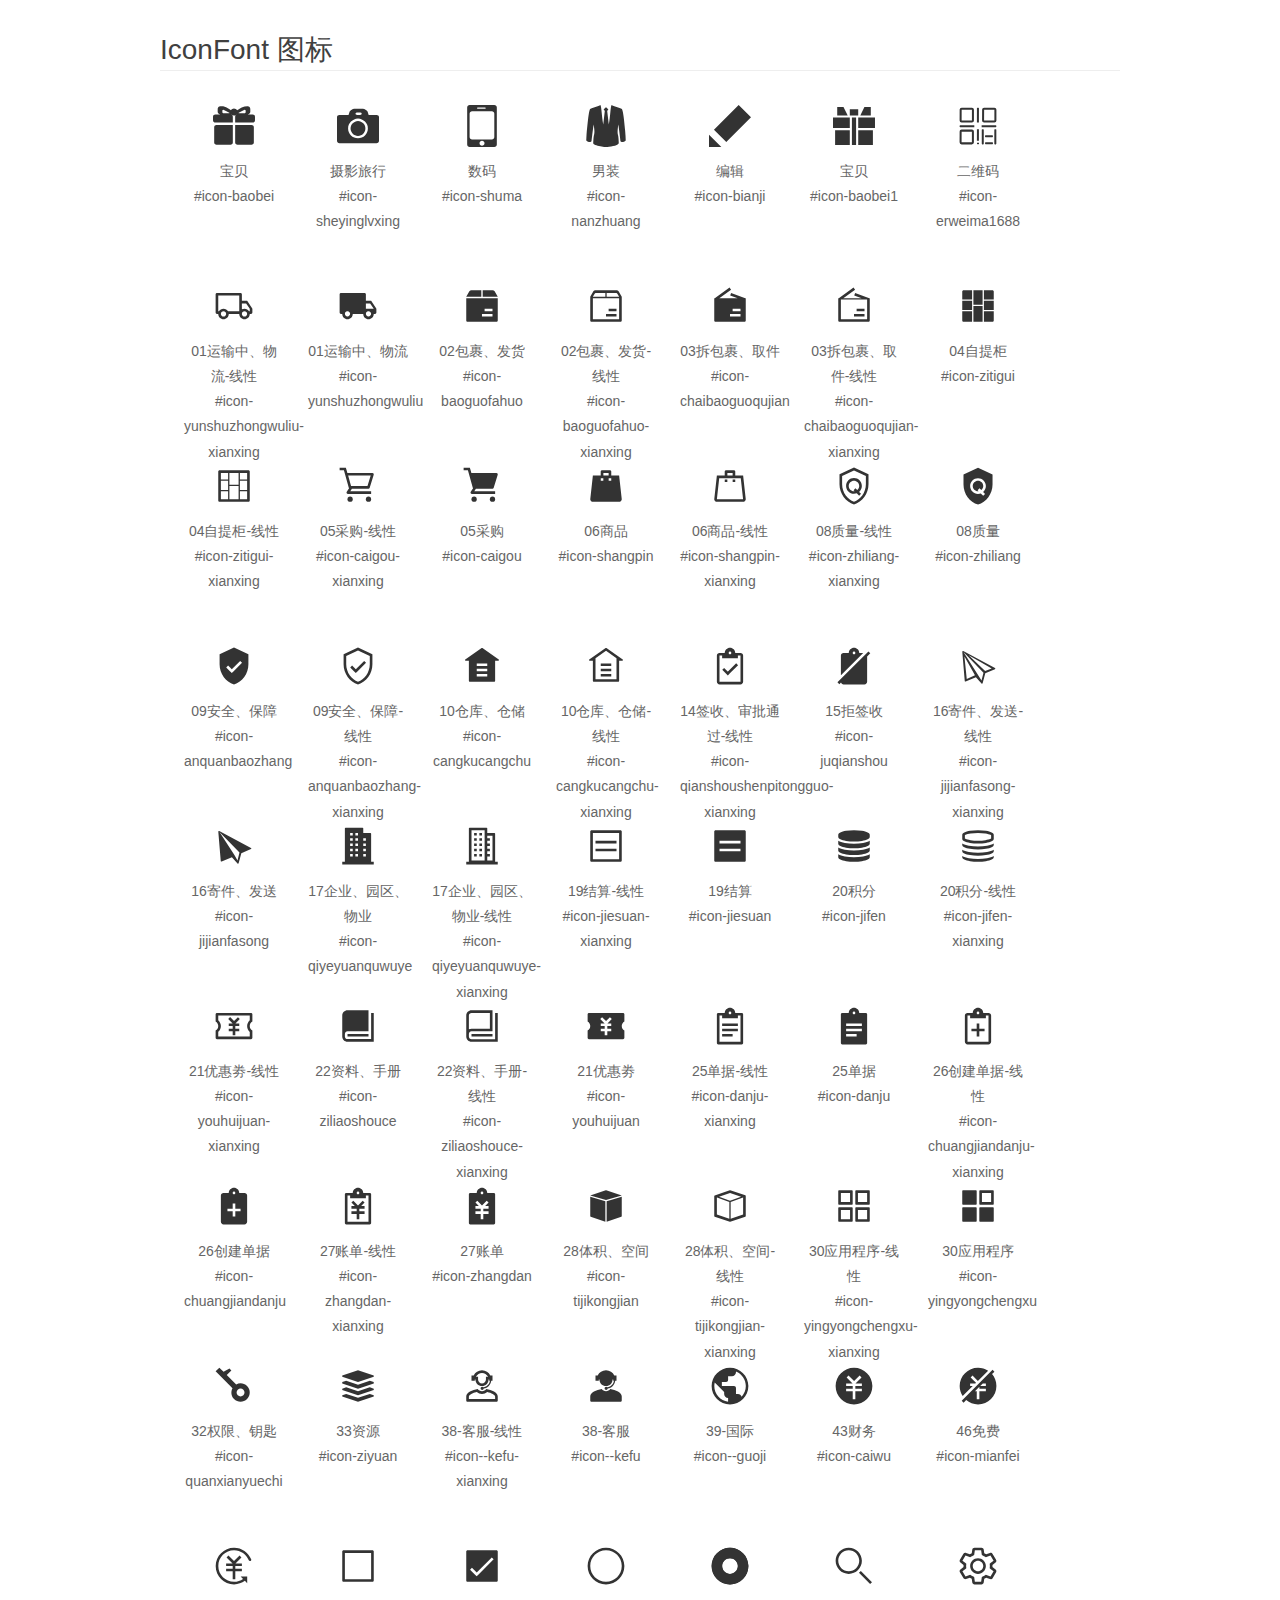
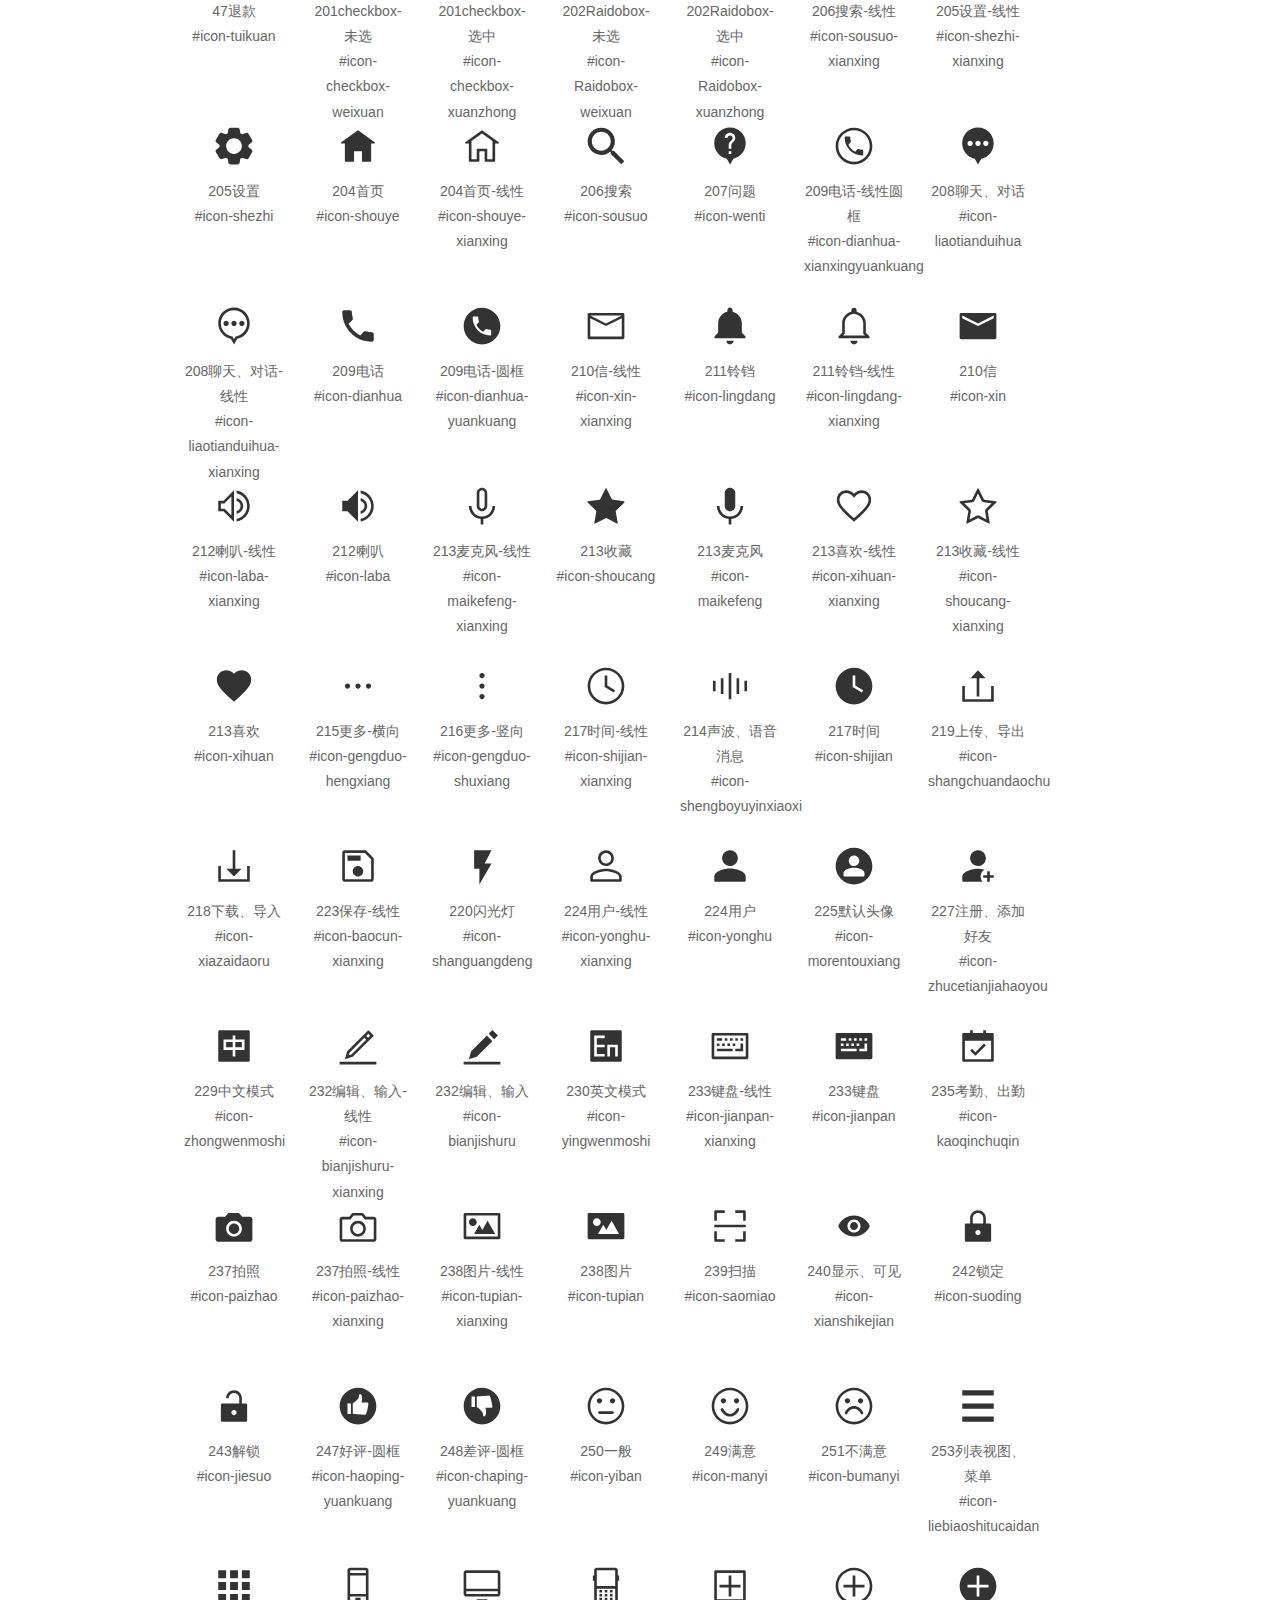
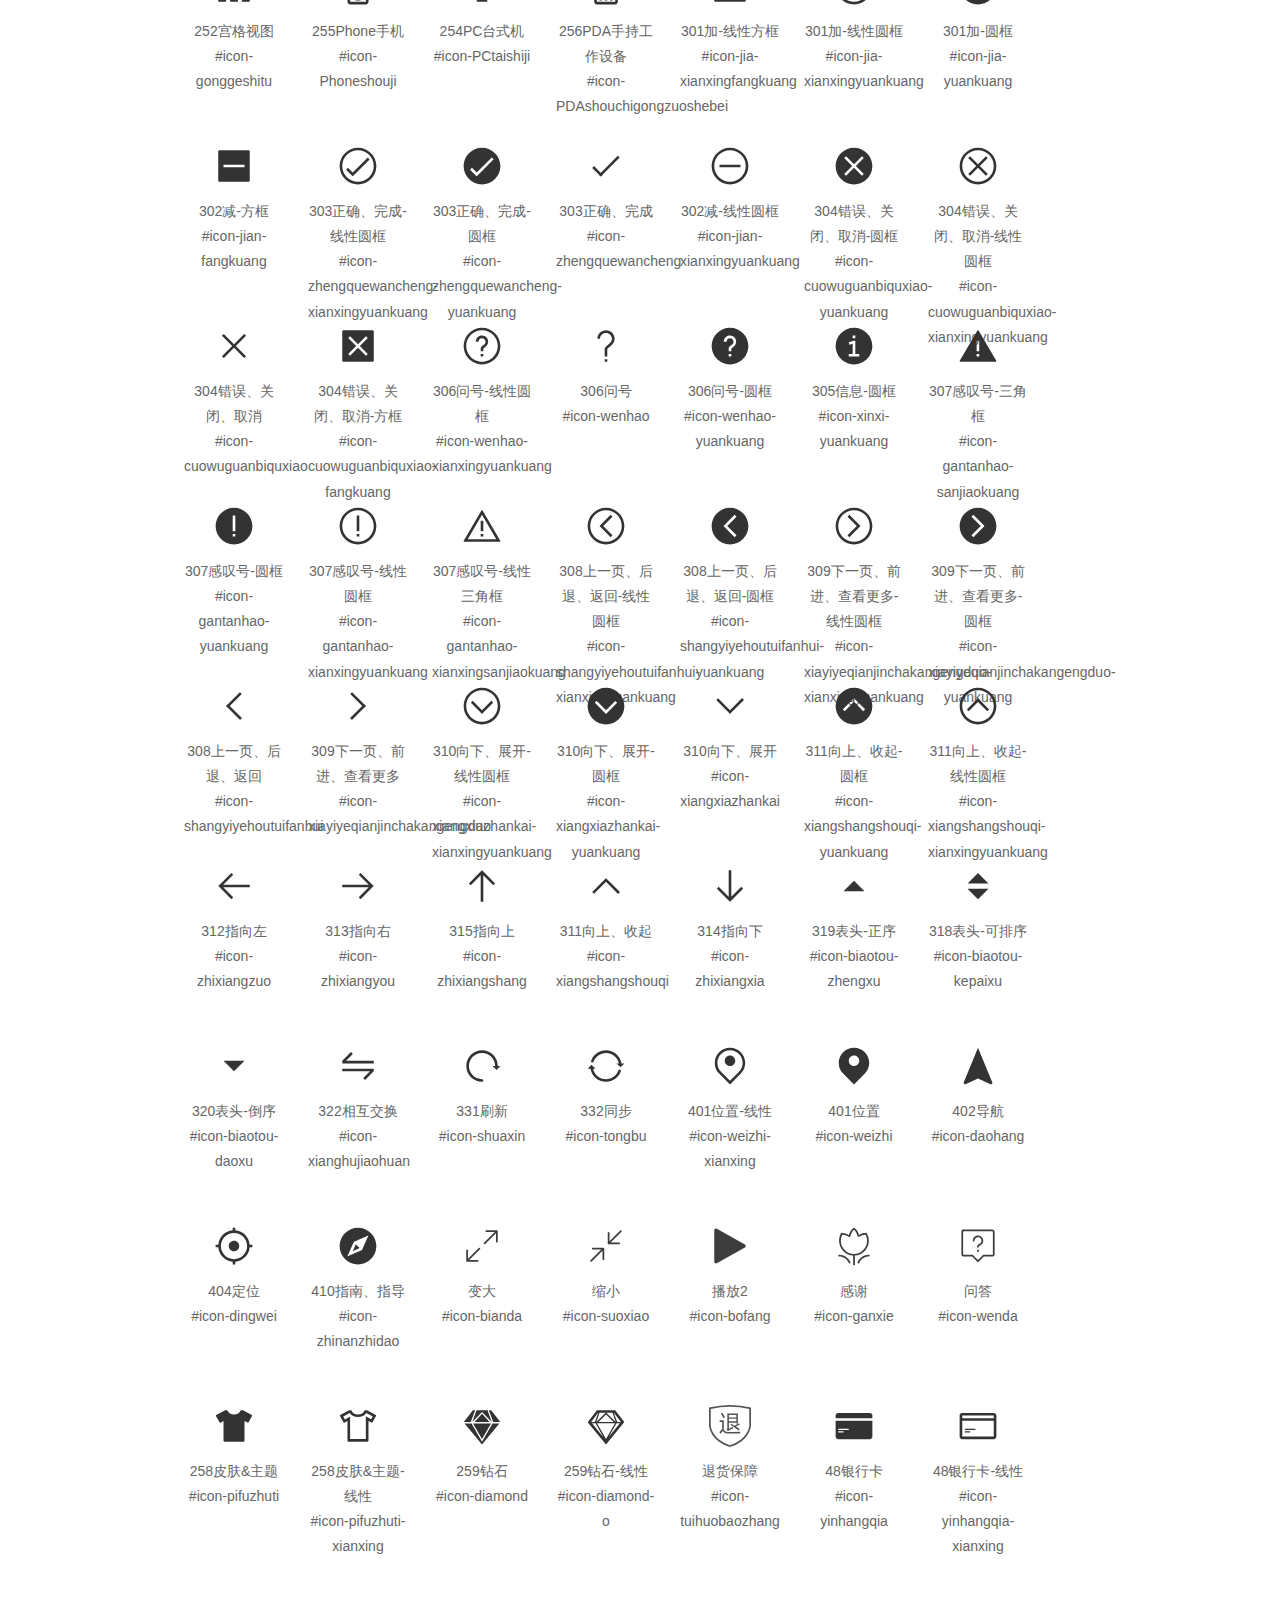
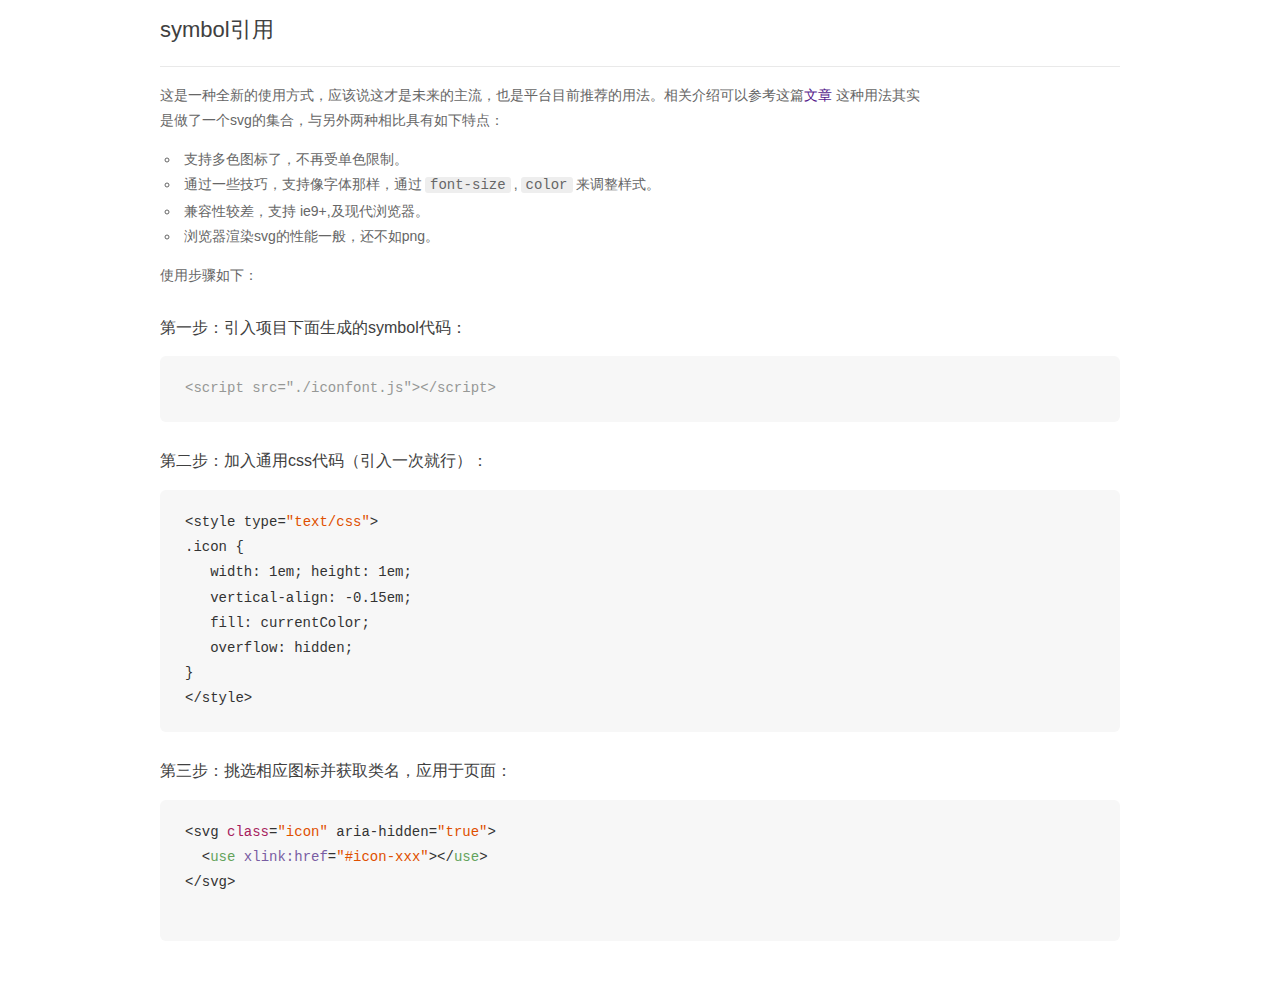
<file: font/demo_symbol.html>
<!DOCTYPE html>
<html>
<head>
    <meta charset="utf-8"/>
    <title>IconFont</title>
    <link rel="stylesheet" href="demo.css">
    <script src="iconfont.js"></script>

    <style type="text/css">
        .icon {
          /* 通过设置 font-size 来改变图标大小 */
          width: 1em; height: 1em;
          /* 图标和文字相邻时，垂直对齐 */
          vertical-align: -0.15em;
          /* 通过设置 color 来改变 SVG 的颜色/fill */
          fill: currentColor;
          /* path 和 stroke 溢出 viewBox 部分在 IE 下会显示
             normalize.css 中也包含这行 */
          overflow: hidden;
        }

    </style>
</head>
<body>
    <div class="main markdown">
        <h1>IconFont 图标</h1>
        <ul class="icon_lists clear">
            
                <li>
                    <svg class="icon" aria-hidden="true">
                        <use xlink:href="#icon-baobei"></use>
                    </svg>
                    <div class="name">宝贝</div>
                    <div class="fontclass">#icon-baobei</div>
                </li>
            
                <li>
                    <svg class="icon" aria-hidden="true">
                        <use xlink:href="#icon-sheyinglvxing"></use>
                    </svg>
                    <div class="name">摄影旅行</div>
                    <div class="fontclass">#icon-sheyinglvxing</div>
                </li>
            
                <li>
                    <svg class="icon" aria-hidden="true">
                        <use xlink:href="#icon-shuma"></use>
                    </svg>
                    <div class="name">数码</div>
                    <div class="fontclass">#icon-shuma</div>
                </li>
            
                <li>
                    <svg class="icon" aria-hidden="true">
                        <use xlink:href="#icon-nanzhuang"></use>
                    </svg>
                    <div class="name">男装</div>
                    <div class="fontclass">#icon-nanzhuang</div>
                </li>
            
                <li>
                    <svg class="icon" aria-hidden="true">
                        <use xlink:href="#icon-bianji"></use>
                    </svg>
                    <div class="name">编辑</div>
                    <div class="fontclass">#icon-bianji</div>
                </li>
            
                <li>
                    <svg class="icon" aria-hidden="true">
                        <use xlink:href="#icon-baobei1"></use>
                    </svg>
                    <div class="name">宝贝</div>
                    <div class="fontclass">#icon-baobei1</div>
                </li>
            
                <li>
                    <svg class="icon" aria-hidden="true">
                        <use xlink:href="#icon-erweima1688"></use>
                    </svg>
                    <div class="name">二维码</div>
                    <div class="fontclass">#icon-erweima1688</div>
                </li>
            
                <li>
                    <svg class="icon" aria-hidden="true">
                        <use xlink:href="#icon-yunshuzhongwuliu-xianxing"></use>
                    </svg>
                    <div class="name">01运输中、物流-线性</div>
                    <div class="fontclass">#icon-yunshuzhongwuliu-xianxing</div>
                </li>
            
                <li>
                    <svg class="icon" aria-hidden="true">
                        <use xlink:href="#icon-yunshuzhongwuliu"></use>
                    </svg>
                    <div class="name">01运输中、物流</div>
                    <div class="fontclass">#icon-yunshuzhongwuliu</div>
                </li>
            
                <li>
                    <svg class="icon" aria-hidden="true">
                        <use xlink:href="#icon-baoguofahuo"></use>
                    </svg>
                    <div class="name">02包裹、发货</div>
                    <div class="fontclass">#icon-baoguofahuo</div>
                </li>
            
                <li>
                    <svg class="icon" aria-hidden="true">
                        <use xlink:href="#icon-baoguofahuo-xianxing"></use>
                    </svg>
                    <div class="name">02包裹、发货-线性</div>
                    <div class="fontclass">#icon-baoguofahuo-xianxing</div>
                </li>
            
                <li>
                    <svg class="icon" aria-hidden="true">
                        <use xlink:href="#icon-chaibaoguoqujian"></use>
                    </svg>
                    <div class="name">03拆包裹、取件</div>
                    <div class="fontclass">#icon-chaibaoguoqujian</div>
                </li>
            
                <li>
                    <svg class="icon" aria-hidden="true">
                        <use xlink:href="#icon-chaibaoguoqujian-xianxing"></use>
                    </svg>
                    <div class="name">03拆包裹、取件-线性</div>
                    <div class="fontclass">#icon-chaibaoguoqujian-xianxing</div>
                </li>
            
                <li>
                    <svg class="icon" aria-hidden="true">
                        <use xlink:href="#icon-zitigui"></use>
                    </svg>
                    <div class="name">04自提柜</div>
                    <div class="fontclass">#icon-zitigui</div>
                </li>
            
                <li>
                    <svg class="icon" aria-hidden="true">
                        <use xlink:href="#icon-zitigui-xianxing"></use>
                    </svg>
                    <div class="name">04自提柜-线性</div>
                    <div class="fontclass">#icon-zitigui-xianxing</div>
                </li>
            
                <li>
                    <svg class="icon" aria-hidden="true">
                        <use xlink:href="#icon-caigou-xianxing"></use>
                    </svg>
                    <div class="name">05采购-线性</div>
                    <div class="fontclass">#icon-caigou-xianxing</div>
                </li>
            
                <li>
                    <svg class="icon" aria-hidden="true">
                        <use xlink:href="#icon-caigou"></use>
                    </svg>
                    <div class="name">05采购</div>
                    <div class="fontclass">#icon-caigou</div>
                </li>
            
                <li>
                    <svg class="icon" aria-hidden="true">
                        <use xlink:href="#icon-shangpin"></use>
                    </svg>
                    <div class="name">06商品</div>
                    <div class="fontclass">#icon-shangpin</div>
                </li>
            
                <li>
                    <svg class="icon" aria-hidden="true">
                        <use xlink:href="#icon-shangpin-xianxing"></use>
                    </svg>
                    <div class="name">06商品-线性</div>
                    <div class="fontclass">#icon-shangpin-xianxing</div>
                </li>
            
                <li>
                    <svg class="icon" aria-hidden="true">
                        <use xlink:href="#icon-zhiliang-xianxing"></use>
                    </svg>
                    <div class="name">08质量-线性</div>
                    <div class="fontclass">#icon-zhiliang-xianxing</div>
                </li>
            
                <li>
                    <svg class="icon" aria-hidden="true">
                        <use xlink:href="#icon-zhiliang"></use>
                    </svg>
                    <div class="name">08质量</div>
                    <div class="fontclass">#icon-zhiliang</div>
                </li>
            
                <li>
                    <svg class="icon" aria-hidden="true">
                        <use xlink:href="#icon-anquanbaozhang"></use>
                    </svg>
                    <div class="name">09安全、保障</div>
                    <div class="fontclass">#icon-anquanbaozhang</div>
                </li>
            
                <li>
                    <svg class="icon" aria-hidden="true">
                        <use xlink:href="#icon-anquanbaozhang-xianxing"></use>
                    </svg>
                    <div class="name">09安全、保障-线性</div>
                    <div class="fontclass">#icon-anquanbaozhang-xianxing</div>
                </li>
            
                <li>
                    <svg class="icon" aria-hidden="true">
                        <use xlink:href="#icon-cangkucangchu"></use>
                    </svg>
                    <div class="name">10仓库、仓储</div>
                    <div class="fontclass">#icon-cangkucangchu</div>
                </li>
            
                <li>
                    <svg class="icon" aria-hidden="true">
                        <use xlink:href="#icon-cangkucangchu-xianxing"></use>
                    </svg>
                    <div class="name">10仓库、仓储-线性</div>
                    <div class="fontclass">#icon-cangkucangchu-xianxing</div>
                </li>
            
                <li>
                    <svg class="icon" aria-hidden="true">
                        <use xlink:href="#icon-qianshoushenpitongguo-xianxing"></use>
                    </svg>
                    <div class="name">14签收、审批通过-线性</div>
                    <div class="fontclass">#icon-qianshoushenpitongguo-xianxing</div>
                </li>
            
                <li>
                    <svg class="icon" aria-hidden="true">
                        <use xlink:href="#icon-juqianshou"></use>
                    </svg>
                    <div class="name">15拒签收</div>
                    <div class="fontclass">#icon-juqianshou</div>
                </li>
            
                <li>
                    <svg class="icon" aria-hidden="true">
                        <use xlink:href="#icon-jijianfasong-xianxing"></use>
                    </svg>
                    <div class="name">16寄件、发送-线性</div>
                    <div class="fontclass">#icon-jijianfasong-xianxing</div>
                </li>
            
                <li>
                    <svg class="icon" aria-hidden="true">
                        <use xlink:href="#icon-jijianfasong"></use>
                    </svg>
                    <div class="name">16寄件、发送</div>
                    <div class="fontclass">#icon-jijianfasong</div>
                </li>
            
                <li>
                    <svg class="icon" aria-hidden="true">
                        <use xlink:href="#icon-qiyeyuanquwuye"></use>
                    </svg>
                    <div class="name">17企业、园区、物业</div>
                    <div class="fontclass">#icon-qiyeyuanquwuye</div>
                </li>
            
                <li>
                    <svg class="icon" aria-hidden="true">
                        <use xlink:href="#icon-qiyeyuanquwuye-xianxing"></use>
                    </svg>
                    <div class="name">17企业、园区、物业-线性</div>
                    <div class="fontclass">#icon-qiyeyuanquwuye-xianxing</div>
                </li>
            
                <li>
                    <svg class="icon" aria-hidden="true">
                        <use xlink:href="#icon-jiesuan-xianxing"></use>
                    </svg>
                    <div class="name">19结算-线性</div>
                    <div class="fontclass">#icon-jiesuan-xianxing</div>
                </li>
            
                <li>
                    <svg class="icon" aria-hidden="true">
                        <use xlink:href="#icon-jiesuan"></use>
                    </svg>
                    <div class="name">19结算</div>
                    <div class="fontclass">#icon-jiesuan</div>
                </li>
            
                <li>
                    <svg class="icon" aria-hidden="true">
                        <use xlink:href="#icon-jifen"></use>
                    </svg>
                    <div class="name">20积分</div>
                    <div class="fontclass">#icon-jifen</div>
                </li>
            
                <li>
                    <svg class="icon" aria-hidden="true">
                        <use xlink:href="#icon-jifen-xianxing"></use>
                    </svg>
                    <div class="name">20积分-线性</div>
                    <div class="fontclass">#icon-jifen-xianxing</div>
                </li>
            
                <li>
                    <svg class="icon" aria-hidden="true">
                        <use xlink:href="#icon-youhuijuan-xianxing"></use>
                    </svg>
                    <div class="name">21优惠劵-线性</div>
                    <div class="fontclass">#icon-youhuijuan-xianxing</div>
                </li>
            
                <li>
                    <svg class="icon" aria-hidden="true">
                        <use xlink:href="#icon-ziliaoshouce"></use>
                    </svg>
                    <div class="name">22资料、手册</div>
                    <div class="fontclass">#icon-ziliaoshouce</div>
                </li>
            
                <li>
                    <svg class="icon" aria-hidden="true">
                        <use xlink:href="#icon-ziliaoshouce-xianxing"></use>
                    </svg>
                    <div class="name">22资料、手册-线性</div>
                    <div class="fontclass">#icon-ziliaoshouce-xianxing</div>
                </li>
            
                <li>
                    <svg class="icon" aria-hidden="true">
                        <use xlink:href="#icon-youhuijuan"></use>
                    </svg>
                    <div class="name">21优惠劵</div>
                    <div class="fontclass">#icon-youhuijuan</div>
                </li>
            
                <li>
                    <svg class="icon" aria-hidden="true">
                        <use xlink:href="#icon-danju-xianxing"></use>
                    </svg>
                    <div class="name">25单据-线性</div>
                    <div class="fontclass">#icon-danju-xianxing</div>
                </li>
            
                <li>
                    <svg class="icon" aria-hidden="true">
                        <use xlink:href="#icon-danju"></use>
                    </svg>
                    <div class="name">25单据</div>
                    <div class="fontclass">#icon-danju</div>
                </li>
            
                <li>
                    <svg class="icon" aria-hidden="true">
                        <use xlink:href="#icon-chuangjiandanju-xianxing"></use>
                    </svg>
                    <div class="name">26创建单据-线性</div>
                    <div class="fontclass">#icon-chuangjiandanju-xianxing</div>
                </li>
            
                <li>
                    <svg class="icon" aria-hidden="true">
                        <use xlink:href="#icon-chuangjiandanju"></use>
                    </svg>
                    <div class="name">26创建单据</div>
                    <div class="fontclass">#icon-chuangjiandanju</div>
                </li>
            
                <li>
                    <svg class="icon" aria-hidden="true">
                        <use xlink:href="#icon-zhangdan-xianxing"></use>
                    </svg>
                    <div class="name">27账单-线性</div>
                    <div class="fontclass">#icon-zhangdan-xianxing</div>
                </li>
            
                <li>
                    <svg class="icon" aria-hidden="true">
                        <use xlink:href="#icon-zhangdan"></use>
                    </svg>
                    <div class="name">27账单</div>
                    <div class="fontclass">#icon-zhangdan</div>
                </li>
            
                <li>
                    <svg class="icon" aria-hidden="true">
                        <use xlink:href="#icon-tijikongjian"></use>
                    </svg>
                    <div class="name">28体积、空间</div>
                    <div class="fontclass">#icon-tijikongjian</div>
                </li>
            
                <li>
                    <svg class="icon" aria-hidden="true">
                        <use xlink:href="#icon-tijikongjian-xianxing"></use>
                    </svg>
                    <div class="name">28体积、空间-线性</div>
                    <div class="fontclass">#icon-tijikongjian-xianxing</div>
                </li>
            
                <li>
                    <svg class="icon" aria-hidden="true">
                        <use xlink:href="#icon-yingyongchengxu-xianxing"></use>
                    </svg>
                    <div class="name">30应用程序-线性</div>
                    <div class="fontclass">#icon-yingyongchengxu-xianxing</div>
                </li>
            
                <li>
                    <svg class="icon" aria-hidden="true">
                        <use xlink:href="#icon-yingyongchengxu"></use>
                    </svg>
                    <div class="name">30应用程序</div>
                    <div class="fontclass">#icon-yingyongchengxu</div>
                </li>
            
                <li>
                    <svg class="icon" aria-hidden="true">
                        <use xlink:href="#icon-quanxianyuechi"></use>
                    </svg>
                    <div class="name">32权限、钥匙</div>
                    <div class="fontclass">#icon-quanxianyuechi</div>
                </li>
            
                <li>
                    <svg class="icon" aria-hidden="true">
                        <use xlink:href="#icon-ziyuan"></use>
                    </svg>
                    <div class="name">33资源</div>
                    <div class="fontclass">#icon-ziyuan</div>
                </li>
            
                <li>
                    <svg class="icon" aria-hidden="true">
                        <use xlink:href="#icon--kefu-xianxing"></use>
                    </svg>
                    <div class="name">38-客服-线性</div>
                    <div class="fontclass">#icon--kefu-xianxing</div>
                </li>
            
                <li>
                    <svg class="icon" aria-hidden="true">
                        <use xlink:href="#icon--kefu"></use>
                    </svg>
                    <div class="name">38-客服</div>
                    <div class="fontclass">#icon--kefu</div>
                </li>
            
                <li>
                    <svg class="icon" aria-hidden="true">
                        <use xlink:href="#icon--guoji"></use>
                    </svg>
                    <div class="name">39-国际</div>
                    <div class="fontclass">#icon--guoji</div>
                </li>
            
                <li>
                    <svg class="icon" aria-hidden="true">
                        <use xlink:href="#icon-caiwu"></use>
                    </svg>
                    <div class="name">43财务</div>
                    <div class="fontclass">#icon-caiwu</div>
                </li>
            
                <li>
                    <svg class="icon" aria-hidden="true">
                        <use xlink:href="#icon-mianfei"></use>
                    </svg>
                    <div class="name">46免费</div>
                    <div class="fontclass">#icon-mianfei</div>
                </li>
            
                <li>
                    <svg class="icon" aria-hidden="true">
                        <use xlink:href="#icon-tuikuan"></use>
                    </svg>
                    <div class="name">47退款</div>
                    <div class="fontclass">#icon-tuikuan</div>
                </li>
            
                <li>
                    <svg class="icon" aria-hidden="true">
                        <use xlink:href="#icon-checkbox-weixuan"></use>
                    </svg>
                    <div class="name">201checkbox-未选</div>
                    <div class="fontclass">#icon-checkbox-weixuan</div>
                </li>
            
                <li>
                    <svg class="icon" aria-hidden="true">
                        <use xlink:href="#icon-checkbox-xuanzhong"></use>
                    </svg>
                    <div class="name">201checkbox-选中</div>
                    <div class="fontclass">#icon-checkbox-xuanzhong</div>
                </li>
            
                <li>
                    <svg class="icon" aria-hidden="true">
                        <use xlink:href="#icon-Raidobox-weixuan"></use>
                    </svg>
                    <div class="name">202Raidobox-未选</div>
                    <div class="fontclass">#icon-Raidobox-weixuan</div>
                </li>
            
                <li>
                    <svg class="icon" aria-hidden="true">
                        <use xlink:href="#icon-Raidobox-xuanzhong"></use>
                    </svg>
                    <div class="name">202Raidobox-选中</div>
                    <div class="fontclass">#icon-Raidobox-xuanzhong</div>
                </li>
            
                <li>
                    <svg class="icon" aria-hidden="true">
                        <use xlink:href="#icon-sousuo-xianxing"></use>
                    </svg>
                    <div class="name">206搜索-线性</div>
                    <div class="fontclass">#icon-sousuo-xianxing</div>
                </li>
            
                <li>
                    <svg class="icon" aria-hidden="true">
                        <use xlink:href="#icon-shezhi-xianxing"></use>
                    </svg>
                    <div class="name">205设置-线性</div>
                    <div class="fontclass">#icon-shezhi-xianxing</div>
                </li>
            
                <li>
                    <svg class="icon" aria-hidden="true">
                        <use xlink:href="#icon-shezhi"></use>
                    </svg>
                    <div class="name">205设置</div>
                    <div class="fontclass">#icon-shezhi</div>
                </li>
            
                <li>
                    <svg class="icon" aria-hidden="true">
                        <use xlink:href="#icon-shouye"></use>
                    </svg>
                    <div class="name">204首页</div>
                    <div class="fontclass">#icon-shouye</div>
                </li>
            
                <li>
                    <svg class="icon" aria-hidden="true">
                        <use xlink:href="#icon-shouye-xianxing"></use>
                    </svg>
                    <div class="name">204首页-线性</div>
                    <div class="fontclass">#icon-shouye-xianxing</div>
                </li>
            
                <li>
                    <svg class="icon" aria-hidden="true">
                        <use xlink:href="#icon-sousuo"></use>
                    </svg>
                    <div class="name">206搜索</div>
                    <div class="fontclass">#icon-sousuo</div>
                </li>
            
                <li>
                    <svg class="icon" aria-hidden="true">
                        <use xlink:href="#icon-wenti"></use>
                    </svg>
                    <div class="name">207问题</div>
                    <div class="fontclass">#icon-wenti</div>
                </li>
            
                <li>
                    <svg class="icon" aria-hidden="true">
                        <use xlink:href="#icon-dianhua-xianxingyuankuang"></use>
                    </svg>
                    <div class="name">209电话-线性圆框</div>
                    <div class="fontclass">#icon-dianhua-xianxingyuankuang</div>
                </li>
            
                <li>
                    <svg class="icon" aria-hidden="true">
                        <use xlink:href="#icon-liaotianduihua"></use>
                    </svg>
                    <div class="name">208聊天、对话</div>
                    <div class="fontclass">#icon-liaotianduihua</div>
                </li>
            
                <li>
                    <svg class="icon" aria-hidden="true">
                        <use xlink:href="#icon-liaotianduihua-xianxing"></use>
                    </svg>
                    <div class="name">208聊天、对话-线性</div>
                    <div class="fontclass">#icon-liaotianduihua-xianxing</div>
                </li>
            
                <li>
                    <svg class="icon" aria-hidden="true">
                        <use xlink:href="#icon-dianhua"></use>
                    </svg>
                    <div class="name">209电话</div>
                    <div class="fontclass">#icon-dianhua</div>
                </li>
            
                <li>
                    <svg class="icon" aria-hidden="true">
                        <use xlink:href="#icon-dianhua-yuankuang"></use>
                    </svg>
                    <div class="name">209电话-圆框</div>
                    <div class="fontclass">#icon-dianhua-yuankuang</div>
                </li>
            
                <li>
                    <svg class="icon" aria-hidden="true">
                        <use xlink:href="#icon-xin-xianxing"></use>
                    </svg>
                    <div class="name">210信-线性</div>
                    <div class="fontclass">#icon-xin-xianxing</div>
                </li>
            
                <li>
                    <svg class="icon" aria-hidden="true">
                        <use xlink:href="#icon-lingdang"></use>
                    </svg>
                    <div class="name">211铃铛</div>
                    <div class="fontclass">#icon-lingdang</div>
                </li>
            
                <li>
                    <svg class="icon" aria-hidden="true">
                        <use xlink:href="#icon-lingdang-xianxing"></use>
                    </svg>
                    <div class="name">211铃铛-线性</div>
                    <div class="fontclass">#icon-lingdang-xianxing</div>
                </li>
            
                <li>
                    <svg class="icon" aria-hidden="true">
                        <use xlink:href="#icon-xin"></use>
                    </svg>
                    <div class="name">210信</div>
                    <div class="fontclass">#icon-xin</div>
                </li>
            
                <li>
                    <svg class="icon" aria-hidden="true">
                        <use xlink:href="#icon-laba-xianxing"></use>
                    </svg>
                    <div class="name">212喇叭-线性</div>
                    <div class="fontclass">#icon-laba-xianxing</div>
                </li>
            
                <li>
                    <svg class="icon" aria-hidden="true">
                        <use xlink:href="#icon-laba"></use>
                    </svg>
                    <div class="name">212喇叭</div>
                    <div class="fontclass">#icon-laba</div>
                </li>
            
                <li>
                    <svg class="icon" aria-hidden="true">
                        <use xlink:href="#icon-maikefeng-xianxing"></use>
                    </svg>
                    <div class="name">213麦克风-线性</div>
                    <div class="fontclass">#icon-maikefeng-xianxing</div>
                </li>
            
                <li>
                    <svg class="icon" aria-hidden="true">
                        <use xlink:href="#icon-shoucang"></use>
                    </svg>
                    <div class="name">213收藏</div>
                    <div class="fontclass">#icon-shoucang</div>
                </li>
            
                <li>
                    <svg class="icon" aria-hidden="true">
                        <use xlink:href="#icon-maikefeng"></use>
                    </svg>
                    <div class="name">213麦克风</div>
                    <div class="fontclass">#icon-maikefeng</div>
                </li>
            
                <li>
                    <svg class="icon" aria-hidden="true">
                        <use xlink:href="#icon-xihuan-xianxing"></use>
                    </svg>
                    <div class="name">213喜欢-线性</div>
                    <div class="fontclass">#icon-xihuan-xianxing</div>
                </li>
            
                <li>
                    <svg class="icon" aria-hidden="true">
                        <use xlink:href="#icon-shoucang-xianxing"></use>
                    </svg>
                    <div class="name">213收藏-线性</div>
                    <div class="fontclass">#icon-shoucang-xianxing</div>
                </li>
            
                <li>
                    <svg class="icon" aria-hidden="true">
                        <use xlink:href="#icon-xihuan"></use>
                    </svg>
                    <div class="name">213喜欢</div>
                    <div class="fontclass">#icon-xihuan</div>
                </li>
            
                <li>
                    <svg class="icon" aria-hidden="true">
                        <use xlink:href="#icon-gengduo-hengxiang"></use>
                    </svg>
                    <div class="name">215更多-横向</div>
                    <div class="fontclass">#icon-gengduo-hengxiang</div>
                </li>
            
                <li>
                    <svg class="icon" aria-hidden="true">
                        <use xlink:href="#icon-gengduo-shuxiang"></use>
                    </svg>
                    <div class="name">216更多-竖向</div>
                    <div class="fontclass">#icon-gengduo-shuxiang</div>
                </li>
            
                <li>
                    <svg class="icon" aria-hidden="true">
                        <use xlink:href="#icon-shijian-xianxing"></use>
                    </svg>
                    <div class="name">217时间-线性</div>
                    <div class="fontclass">#icon-shijian-xianxing</div>
                </li>
            
                <li>
                    <svg class="icon" aria-hidden="true">
                        <use xlink:href="#icon-shengboyuyinxiaoxi"></use>
                    </svg>
                    <div class="name">214声波、语音消息</div>
                    <div class="fontclass">#icon-shengboyuyinxiaoxi</div>
                </li>
            
                <li>
                    <svg class="icon" aria-hidden="true">
                        <use xlink:href="#icon-shijian"></use>
                    </svg>
                    <div class="name">217时间</div>
                    <div class="fontclass">#icon-shijian</div>
                </li>
            
                <li>
                    <svg class="icon" aria-hidden="true">
                        <use xlink:href="#icon-shangchuandaochu"></use>
                    </svg>
                    <div class="name">219上传、导出</div>
                    <div class="fontclass">#icon-shangchuandaochu</div>
                </li>
            
                <li>
                    <svg class="icon" aria-hidden="true">
                        <use xlink:href="#icon-xiazaidaoru"></use>
                    </svg>
                    <div class="name">218下载、导入</div>
                    <div class="fontclass">#icon-xiazaidaoru</div>
                </li>
            
                <li>
                    <svg class="icon" aria-hidden="true">
                        <use xlink:href="#icon-baocun-xianxing"></use>
                    </svg>
                    <div class="name">223保存-线性</div>
                    <div class="fontclass">#icon-baocun-xianxing</div>
                </li>
            
                <li>
                    <svg class="icon" aria-hidden="true">
                        <use xlink:href="#icon-shanguangdeng"></use>
                    </svg>
                    <div class="name">220闪光灯</div>
                    <div class="fontclass">#icon-shanguangdeng</div>
                </li>
            
                <li>
                    <svg class="icon" aria-hidden="true">
                        <use xlink:href="#icon-yonghu-xianxing"></use>
                    </svg>
                    <div class="name">224用户-线性</div>
                    <div class="fontclass">#icon-yonghu-xianxing</div>
                </li>
            
                <li>
                    <svg class="icon" aria-hidden="true">
                        <use xlink:href="#icon-yonghu"></use>
                    </svg>
                    <div class="name">224用户</div>
                    <div class="fontclass">#icon-yonghu</div>
                </li>
            
                <li>
                    <svg class="icon" aria-hidden="true">
                        <use xlink:href="#icon-morentouxiang"></use>
                    </svg>
                    <div class="name">225默认头像</div>
                    <div class="fontclass">#icon-morentouxiang</div>
                </li>
            
                <li>
                    <svg class="icon" aria-hidden="true">
                        <use xlink:href="#icon-zhucetianjiahaoyou"></use>
                    </svg>
                    <div class="name">227注册、添加好友</div>
                    <div class="fontclass">#icon-zhucetianjiahaoyou</div>
                </li>
            
                <li>
                    <svg class="icon" aria-hidden="true">
                        <use xlink:href="#icon-zhongwenmoshi"></use>
                    </svg>
                    <div class="name">229中文模式</div>
                    <div class="fontclass">#icon-zhongwenmoshi</div>
                </li>
            
                <li>
                    <svg class="icon" aria-hidden="true">
                        <use xlink:href="#icon-bianjishuru-xianxing"></use>
                    </svg>
                    <div class="name">232编辑、输入-线性</div>
                    <div class="fontclass">#icon-bianjishuru-xianxing</div>
                </li>
            
                <li>
                    <svg class="icon" aria-hidden="true">
                        <use xlink:href="#icon-bianjishuru"></use>
                    </svg>
                    <div class="name">232编辑、输入</div>
                    <div class="fontclass">#icon-bianjishuru</div>
                </li>
            
                <li>
                    <svg class="icon" aria-hidden="true">
                        <use xlink:href="#icon-yingwenmoshi"></use>
                    </svg>
                    <div class="name">230英文模式</div>
                    <div class="fontclass">#icon-yingwenmoshi</div>
                </li>
            
                <li>
                    <svg class="icon" aria-hidden="true">
                        <use xlink:href="#icon-jianpan-xianxing"></use>
                    </svg>
                    <div class="name">233键盘-线性</div>
                    <div class="fontclass">#icon-jianpan-xianxing</div>
                </li>
            
                <li>
                    <svg class="icon" aria-hidden="true">
                        <use xlink:href="#icon-jianpan"></use>
                    </svg>
                    <div class="name">233键盘</div>
                    <div class="fontclass">#icon-jianpan</div>
                </li>
            
                <li>
                    <svg class="icon" aria-hidden="true">
                        <use xlink:href="#icon-kaoqinchuqin"></use>
                    </svg>
                    <div class="name">235考勤、出勤</div>
                    <div class="fontclass">#icon-kaoqinchuqin</div>
                </li>
            
                <li>
                    <svg class="icon" aria-hidden="true">
                        <use xlink:href="#icon-paizhao"></use>
                    </svg>
                    <div class="name">237拍照</div>
                    <div class="fontclass">#icon-paizhao</div>
                </li>
            
                <li>
                    <svg class="icon" aria-hidden="true">
                        <use xlink:href="#icon-paizhao-xianxing"></use>
                    </svg>
                    <div class="name">237拍照-线性</div>
                    <div class="fontclass">#icon-paizhao-xianxing</div>
                </li>
            
                <li>
                    <svg class="icon" aria-hidden="true">
                        <use xlink:href="#icon-tupian-xianxing"></use>
                    </svg>
                    <div class="name">238图片-线性</div>
                    <div class="fontclass">#icon-tupian-xianxing</div>
                </li>
            
                <li>
                    <svg class="icon" aria-hidden="true">
                        <use xlink:href="#icon-tupian"></use>
                    </svg>
                    <div class="name">238图片</div>
                    <div class="fontclass">#icon-tupian</div>
                </li>
            
                <li>
                    <svg class="icon" aria-hidden="true">
                        <use xlink:href="#icon-saomiao"></use>
                    </svg>
                    <div class="name">239扫描</div>
                    <div class="fontclass">#icon-saomiao</div>
                </li>
            
                <li>
                    <svg class="icon" aria-hidden="true">
                        <use xlink:href="#icon-xianshikejian"></use>
                    </svg>
                    <div class="name">240显示、可见</div>
                    <div class="fontclass">#icon-xianshikejian</div>
                </li>
            
                <li>
                    <svg class="icon" aria-hidden="true">
                        <use xlink:href="#icon-suoding"></use>
                    </svg>
                    <div class="name">242锁定</div>
                    <div class="fontclass">#icon-suoding</div>
                </li>
            
                <li>
                    <svg class="icon" aria-hidden="true">
                        <use xlink:href="#icon-jiesuo"></use>
                    </svg>
                    <div class="name">243解锁</div>
                    <div class="fontclass">#icon-jiesuo</div>
                </li>
            
                <li>
                    <svg class="icon" aria-hidden="true">
                        <use xlink:href="#icon-haoping-yuankuang"></use>
                    </svg>
                    <div class="name">247好评-圆框</div>
                    <div class="fontclass">#icon-haoping-yuankuang</div>
                </li>
            
                <li>
                    <svg class="icon" aria-hidden="true">
                        <use xlink:href="#icon-chaping-yuankuang"></use>
                    </svg>
                    <div class="name">248差评-圆框</div>
                    <div class="fontclass">#icon-chaping-yuankuang</div>
                </li>
            
                <li>
                    <svg class="icon" aria-hidden="true">
                        <use xlink:href="#icon-yiban"></use>
                    </svg>
                    <div class="name">250一般</div>
                    <div class="fontclass">#icon-yiban</div>
                </li>
            
                <li>
                    <svg class="icon" aria-hidden="true">
                        <use xlink:href="#icon-manyi"></use>
                    </svg>
                    <div class="name">249满意</div>
                    <div class="fontclass">#icon-manyi</div>
                </li>
            
                <li>
                    <svg class="icon" aria-hidden="true">
                        <use xlink:href="#icon-bumanyi"></use>
                    </svg>
                    <div class="name">251不满意</div>
                    <div class="fontclass">#icon-bumanyi</div>
                </li>
            
                <li>
                    <svg class="icon" aria-hidden="true">
                        <use xlink:href="#icon-liebiaoshitucaidan"></use>
                    </svg>
                    <div class="name">253列表视图、菜单</div>
                    <div class="fontclass">#icon-liebiaoshitucaidan</div>
                </li>
            
                <li>
                    <svg class="icon" aria-hidden="true">
                        <use xlink:href="#icon-gonggeshitu"></use>
                    </svg>
                    <div class="name">252宫格视图</div>
                    <div class="fontclass">#icon-gonggeshitu</div>
                </li>
            
                <li>
                    <svg class="icon" aria-hidden="true">
                        <use xlink:href="#icon-Phoneshouji"></use>
                    </svg>
                    <div class="name">255Phone手机</div>
                    <div class="fontclass">#icon-Phoneshouji</div>
                </li>
            
                <li>
                    <svg class="icon" aria-hidden="true">
                        <use xlink:href="#icon-PCtaishiji"></use>
                    </svg>
                    <div class="name">254PC台式机</div>
                    <div class="fontclass">#icon-PCtaishiji</div>
                </li>
            
                <li>
                    <svg class="icon" aria-hidden="true">
                        <use xlink:href="#icon-PDAshouchigongzuoshebei"></use>
                    </svg>
                    <div class="name">256PDA手持工作设备</div>
                    <div class="fontclass">#icon-PDAshouchigongzuoshebei</div>
                </li>
            
                <li>
                    <svg class="icon" aria-hidden="true">
                        <use xlink:href="#icon-jia-xianxingfangkuang"></use>
                    </svg>
                    <div class="name">301加-线性方框</div>
                    <div class="fontclass">#icon-jia-xianxingfangkuang</div>
                </li>
            
                <li>
                    <svg class="icon" aria-hidden="true">
                        <use xlink:href="#icon-jia-xianxingyuankuang"></use>
                    </svg>
                    <div class="name">301加-线性圆框</div>
                    <div class="fontclass">#icon-jia-xianxingyuankuang</div>
                </li>
            
                <li>
                    <svg class="icon" aria-hidden="true">
                        <use xlink:href="#icon-jia-yuankuang"></use>
                    </svg>
                    <div class="name">301加-圆框</div>
                    <div class="fontclass">#icon-jia-yuankuang</div>
                </li>
            
                <li>
                    <svg class="icon" aria-hidden="true">
                        <use xlink:href="#icon-jian-fangkuang"></use>
                    </svg>
                    <div class="name">302减-方框</div>
                    <div class="fontclass">#icon-jian-fangkuang</div>
                </li>
            
                <li>
                    <svg class="icon" aria-hidden="true">
                        <use xlink:href="#icon-zhengquewancheng-xianxingyuankuang"></use>
                    </svg>
                    <div class="name">303正确、完成-线性圆框</div>
                    <div class="fontclass">#icon-zhengquewancheng-xianxingyuankuang</div>
                </li>
            
                <li>
                    <svg class="icon" aria-hidden="true">
                        <use xlink:href="#icon-zhengquewancheng-yuankuang"></use>
                    </svg>
                    <div class="name">303正确、完成-圆框</div>
                    <div class="fontclass">#icon-zhengquewancheng-yuankuang</div>
                </li>
            
                <li>
                    <svg class="icon" aria-hidden="true">
                        <use xlink:href="#icon-zhengquewancheng"></use>
                    </svg>
                    <div class="name">303正确、完成</div>
                    <div class="fontclass">#icon-zhengquewancheng</div>
                </li>
            
                <li>
                    <svg class="icon" aria-hidden="true">
                        <use xlink:href="#icon-jian-xianxingyuankuang"></use>
                    </svg>
                    <div class="name">302减-线性圆框</div>
                    <div class="fontclass">#icon-jian-xianxingyuankuang</div>
                </li>
            
                <li>
                    <svg class="icon" aria-hidden="true">
                        <use xlink:href="#icon-cuowuguanbiquxiao-yuankuang"></use>
                    </svg>
                    <div class="name">304错误、关闭、取消-圆框</div>
                    <div class="fontclass">#icon-cuowuguanbiquxiao-yuankuang</div>
                </li>
            
                <li>
                    <svg class="icon" aria-hidden="true">
                        <use xlink:href="#icon-cuowuguanbiquxiao-xianxingyuankuang"></use>
                    </svg>
                    <div class="name">304错误、关闭、取消-线性圆框</div>
                    <div class="fontclass">#icon-cuowuguanbiquxiao-xianxingyuankuang</div>
                </li>
            
                <li>
                    <svg class="icon" aria-hidden="true">
                        <use xlink:href="#icon-cuowuguanbiquxiao"></use>
                    </svg>
                    <div class="name">304错误、关闭、取消</div>
                    <div class="fontclass">#icon-cuowuguanbiquxiao</div>
                </li>
            
                <li>
                    <svg class="icon" aria-hidden="true">
                        <use xlink:href="#icon-cuowuguanbiquxiao-fangkuang"></use>
                    </svg>
                    <div class="name">304错误、关闭、取消-方框</div>
                    <div class="fontclass">#icon-cuowuguanbiquxiao-fangkuang</div>
                </li>
            
                <li>
                    <svg class="icon" aria-hidden="true">
                        <use xlink:href="#icon-wenhao-xianxingyuankuang"></use>
                    </svg>
                    <div class="name">306问号-线性圆框</div>
                    <div class="fontclass">#icon-wenhao-xianxingyuankuang</div>
                </li>
            
                <li>
                    <svg class="icon" aria-hidden="true">
                        <use xlink:href="#icon-wenhao"></use>
                    </svg>
                    <div class="name">306问号</div>
                    <div class="fontclass">#icon-wenhao</div>
                </li>
            
                <li>
                    <svg class="icon" aria-hidden="true">
                        <use xlink:href="#icon-wenhao-yuankuang"></use>
                    </svg>
                    <div class="name">306问号-圆框</div>
                    <div class="fontclass">#icon-wenhao-yuankuang</div>
                </li>
            
                <li>
                    <svg class="icon" aria-hidden="true">
                        <use xlink:href="#icon-xinxi-yuankuang"></use>
                    </svg>
                    <div class="name">305信息-圆框</div>
                    <div class="fontclass">#icon-xinxi-yuankuang</div>
                </li>
            
                <li>
                    <svg class="icon" aria-hidden="true">
                        <use xlink:href="#icon-gantanhao-sanjiaokuang"></use>
                    </svg>
                    <div class="name">307感叹号-三角框</div>
                    <div class="fontclass">#icon-gantanhao-sanjiaokuang</div>
                </li>
            
                <li>
                    <svg class="icon" aria-hidden="true">
                        <use xlink:href="#icon-gantanhao-yuankuang"></use>
                    </svg>
                    <div class="name">307感叹号-圆框</div>
                    <div class="fontclass">#icon-gantanhao-yuankuang</div>
                </li>
            
                <li>
                    <svg class="icon" aria-hidden="true">
                        <use xlink:href="#icon-gantanhao-xianxingyuankuang"></use>
                    </svg>
                    <div class="name">307感叹号-线性圆框</div>
                    <div class="fontclass">#icon-gantanhao-xianxingyuankuang</div>
                </li>
            
                <li>
                    <svg class="icon" aria-hidden="true">
                        <use xlink:href="#icon-gantanhao-xianxingsanjiaokuang"></use>
                    </svg>
                    <div class="name">307感叹号-线性三角框</div>
                    <div class="fontclass">#icon-gantanhao-xianxingsanjiaokuang</div>
                </li>
            
                <li>
                    <svg class="icon" aria-hidden="true">
                        <use xlink:href="#icon-shangyiyehoutuifanhui-xianxingyuankuang"></use>
                    </svg>
                    <div class="name">308上一页、后退、返回-线性圆框</div>
                    <div class="fontclass">#icon-shangyiyehoutuifanhui-xianxingyuankuang</div>
                </li>
            
                <li>
                    <svg class="icon" aria-hidden="true">
                        <use xlink:href="#icon-shangyiyehoutuifanhui-yuankuang"></use>
                    </svg>
                    <div class="name">308上一页、后退、返回-圆框</div>
                    <div class="fontclass">#icon-shangyiyehoutuifanhui-yuankuang</div>
                </li>
            
                <li>
                    <svg class="icon" aria-hidden="true">
                        <use xlink:href="#icon-xiayiyeqianjinchakangengduo-xianxingyuankuang"></use>
                    </svg>
                    <div class="name">309下一页、前进、查看更多-线性圆框</div>
                    <div class="fontclass">#icon-xiayiyeqianjinchakangengduo-xianxingyuankuang</div>
                </li>
            
                <li>
                    <svg class="icon" aria-hidden="true">
                        <use xlink:href="#icon-xiayiyeqianjinchakangengduo-yuankuang"></use>
                    </svg>
                    <div class="name">309下一页、前进、查看更多-圆框</div>
                    <div class="fontclass">#icon-xiayiyeqianjinchakangengduo-yuankuang</div>
                </li>
            
                <li>
                    <svg class="icon" aria-hidden="true">
                        <use xlink:href="#icon-shangyiyehoutuifanhui"></use>
                    </svg>
                    <div class="name">308上一页、后退、返回</div>
                    <div class="fontclass">#icon-shangyiyehoutuifanhui</div>
                </li>
            
                <li>
                    <svg class="icon" aria-hidden="true">
                        <use xlink:href="#icon-xiayiyeqianjinchakangengduo"></use>
                    </svg>
                    <div class="name">309下一页、前进、查看更多</div>
                    <div class="fontclass">#icon-xiayiyeqianjinchakangengduo</div>
                </li>
            
                <li>
                    <svg class="icon" aria-hidden="true">
                        <use xlink:href="#icon-xiangxiazhankai-xianxingyuankuang"></use>
                    </svg>
                    <div class="name">310向下、展开-线性圆框</div>
                    <div class="fontclass">#icon-xiangxiazhankai-xianxingyuankuang</div>
                </li>
            
                <li>
                    <svg class="icon" aria-hidden="true">
                        <use xlink:href="#icon-xiangxiazhankai-yuankuang"></use>
                    </svg>
                    <div class="name">310向下、展开-圆框</div>
                    <div class="fontclass">#icon-xiangxiazhankai-yuankuang</div>
                </li>
            
                <li>
                    <svg class="icon" aria-hidden="true">
                        <use xlink:href="#icon-xiangxiazhankai"></use>
                    </svg>
                    <div class="name">310向下、展开</div>
                    <div class="fontclass">#icon-xiangxiazhankai</div>
                </li>
            
                <li>
                    <svg class="icon" aria-hidden="true">
                        <use xlink:href="#icon-xiangshangshouqi-yuankuang"></use>
                    </svg>
                    <div class="name">311向上、收起-圆框</div>
                    <div class="fontclass">#icon-xiangshangshouqi-yuankuang</div>
                </li>
            
                <li>
                    <svg class="icon" aria-hidden="true">
                        <use xlink:href="#icon-xiangshangshouqi-xianxingyuankuang"></use>
                    </svg>
                    <div class="name">311向上、收起-线性圆框</div>
                    <div class="fontclass">#icon-xiangshangshouqi-xianxingyuankuang</div>
                </li>
            
                <li>
                    <svg class="icon" aria-hidden="true">
                        <use xlink:href="#icon-zhixiangzuo"></use>
                    </svg>
                    <div class="name">312指向左</div>
                    <div class="fontclass">#icon-zhixiangzuo</div>
                </li>
            
                <li>
                    <svg class="icon" aria-hidden="true">
                        <use xlink:href="#icon-zhixiangyou"></use>
                    </svg>
                    <div class="name">313指向右</div>
                    <div class="fontclass">#icon-zhixiangyou</div>
                </li>
            
                <li>
                    <svg class="icon" aria-hidden="true">
                        <use xlink:href="#icon-zhixiangshang"></use>
                    </svg>
                    <div class="name">315指向上</div>
                    <div class="fontclass">#icon-zhixiangshang</div>
                </li>
            
                <li>
                    <svg class="icon" aria-hidden="true">
                        <use xlink:href="#icon-xiangshangshouqi"></use>
                    </svg>
                    <div class="name">311向上、收起</div>
                    <div class="fontclass">#icon-xiangshangshouqi</div>
                </li>
            
                <li>
                    <svg class="icon" aria-hidden="true">
                        <use xlink:href="#icon-zhixiangxia"></use>
                    </svg>
                    <div class="name">314指向下</div>
                    <div class="fontclass">#icon-zhixiangxia</div>
                </li>
            
                <li>
                    <svg class="icon" aria-hidden="true">
                        <use xlink:href="#icon-biaotou-zhengxu"></use>
                    </svg>
                    <div class="name">319表头-正序</div>
                    <div class="fontclass">#icon-biaotou-zhengxu</div>
                </li>
            
                <li>
                    <svg class="icon" aria-hidden="true">
                        <use xlink:href="#icon-biaotou-kepaixu"></use>
                    </svg>
                    <div class="name">318表头-可排序</div>
                    <div class="fontclass">#icon-biaotou-kepaixu</div>
                </li>
            
                <li>
                    <svg class="icon" aria-hidden="true">
                        <use xlink:href="#icon-biaotou-daoxu"></use>
                    </svg>
                    <div class="name">320表头-倒序</div>
                    <div class="fontclass">#icon-biaotou-daoxu</div>
                </li>
            
                <li>
                    <svg class="icon" aria-hidden="true">
                        <use xlink:href="#icon-xianghujiaohuan"></use>
                    </svg>
                    <div class="name">322相互交换</div>
                    <div class="fontclass">#icon-xianghujiaohuan</div>
                </li>
            
                <li>
                    <svg class="icon" aria-hidden="true">
                        <use xlink:href="#icon-shuaxin"></use>
                    </svg>
                    <div class="name">331刷新</div>
                    <div class="fontclass">#icon-shuaxin</div>
                </li>
            
                <li>
                    <svg class="icon" aria-hidden="true">
                        <use xlink:href="#icon-tongbu"></use>
                    </svg>
                    <div class="name">332同步</div>
                    <div class="fontclass">#icon-tongbu</div>
                </li>
            
                <li>
                    <svg class="icon" aria-hidden="true">
                        <use xlink:href="#icon-weizhi-xianxing"></use>
                    </svg>
                    <div class="name">401位置-线性</div>
                    <div class="fontclass">#icon-weizhi-xianxing</div>
                </li>
            
                <li>
                    <svg class="icon" aria-hidden="true">
                        <use xlink:href="#icon-weizhi"></use>
                    </svg>
                    <div class="name">401位置</div>
                    <div class="fontclass">#icon-weizhi</div>
                </li>
            
                <li>
                    <svg class="icon" aria-hidden="true">
                        <use xlink:href="#icon-daohang"></use>
                    </svg>
                    <div class="name">402导航</div>
                    <div class="fontclass">#icon-daohang</div>
                </li>
            
                <li>
                    <svg class="icon" aria-hidden="true">
                        <use xlink:href="#icon-dingwei"></use>
                    </svg>
                    <div class="name">404定位</div>
                    <div class="fontclass">#icon-dingwei</div>
                </li>
            
                <li>
                    <svg class="icon" aria-hidden="true">
                        <use xlink:href="#icon-zhinanzhidao"></use>
                    </svg>
                    <div class="name">410指南、指导</div>
                    <div class="fontclass">#icon-zhinanzhidao</div>
                </li>
            
                <li>
                    <svg class="icon" aria-hidden="true">
                        <use xlink:href="#icon-bianda"></use>
                    </svg>
                    <div class="name">变大</div>
                    <div class="fontclass">#icon-bianda</div>
                </li>
            
                <li>
                    <svg class="icon" aria-hidden="true">
                        <use xlink:href="#icon-suoxiao"></use>
                    </svg>
                    <div class="name">缩小</div>
                    <div class="fontclass">#icon-suoxiao</div>
                </li>
            
                <li>
                    <svg class="icon" aria-hidden="true">
                        <use xlink:href="#icon-bofang"></use>
                    </svg>
                    <div class="name">播放2</div>
                    <div class="fontclass">#icon-bofang</div>
                </li>
            
                <li>
                    <svg class="icon" aria-hidden="true">
                        <use xlink:href="#icon-ganxie"></use>
                    </svg>
                    <div class="name">感谢</div>
                    <div class="fontclass">#icon-ganxie</div>
                </li>
            
                <li>
                    <svg class="icon" aria-hidden="true">
                        <use xlink:href="#icon-wenda"></use>
                    </svg>
                    <div class="name">问答</div>
                    <div class="fontclass">#icon-wenda</div>
                </li>
            
                <li>
                    <svg class="icon" aria-hidden="true">
                        <use xlink:href="#icon-pifuzhuti"></use>
                    </svg>
                    <div class="name">258皮肤&主题</div>
                    <div class="fontclass">#icon-pifuzhuti</div>
                </li>
            
                <li>
                    <svg class="icon" aria-hidden="true">
                        <use xlink:href="#icon-pifuzhuti-xianxing"></use>
                    </svg>
                    <div class="name">258皮肤&主题-线性</div>
                    <div class="fontclass">#icon-pifuzhuti-xianxing</div>
                </li>
            
                <li>
                    <svg class="icon" aria-hidden="true">
                        <use xlink:href="#icon-diamond"></use>
                    </svg>
                    <div class="name">259钻石</div>
                    <div class="fontclass">#icon-diamond</div>
                </li>
            
                <li>
                    <svg class="icon" aria-hidden="true">
                        <use xlink:href="#icon-diamond-o"></use>
                    </svg>
                    <div class="name">259钻石-线性</div>
                    <div class="fontclass">#icon-diamond-o</div>
                </li>
            
                <li>
                    <svg class="icon" aria-hidden="true">
                        <use xlink:href="#icon-tuihuobaozhang"></use>
                    </svg>
                    <div class="name">退货保障</div>
                    <div class="fontclass">#icon-tuihuobaozhang</div>
                </li>
            
                <li>
                    <svg class="icon" aria-hidden="true">
                        <use xlink:href="#icon-yinhangqia"></use>
                    </svg>
                    <div class="name">48银行卡</div>
                    <div class="fontclass">#icon-yinhangqia</div>
                </li>
            
                <li>
                    <svg class="icon" aria-hidden="true">
                        <use xlink:href="#icon-yinhangqia-xianxing"></use>
                    </svg>
                    <div class="name">48银行卡-线性</div>
                    <div class="fontclass">#icon-yinhangqia-xianxing</div>
                </li>
            
        </ul>


        <h2 id="symbol-">symbol引用</h2>
        <hr>

        <p>这是一种全新的使用方式，应该说这才是未来的主流，也是平台目前推荐的用法。相关介绍可以参考这篇<a href="">文章</a>
        这种用法其实是做了一个svg的集合，与另外两种相比具有如下特点：</p>
        <ul>
          <li>支持多色图标了，不再受单色限制。</li>
          <li>通过一些技巧，支持像字体那样，通过<code>font-size</code>,<code>color</code>来调整样式。</li>
          <li>兼容性较差，支持 ie9+,及现代浏览器。</li>
          <li>浏览器渲染svg的性能一般，还不如png。</li>
        </ul>
        <p>使用步骤如下：</p>
        <h3 id="-symbol-">第一步：引入项目下面生成的symbol代码：</h3>
        <pre><code class="lang-js hljs javascript"><span class="hljs-comment">&lt;script src="./iconfont.js"&gt;&lt;/script&gt;</span></code></pre>
        <h3 id="-css-">第二步：加入通用css代码（引入一次就行）：</h3>
        <pre><code class="lang-js hljs javascript">&lt;style type=<span class="hljs-string">"text/css"</span>&gt;
.icon {
   width: <span class="hljs-number">1</span>em; height: <span class="hljs-number">1</span>em;
   vertical-align: <span class="hljs-number">-0.15</span>em;
   fill: currentColor;
   overflow: hidden;
}
&lt;<span class="hljs-regexp">/style&gt;</span></code></pre>
        <h3 id="-">第三步：挑选相应图标并获取类名，应用于页面：</h3>
        <pre><code class="lang-js hljs javascript">&lt;svg <span class="hljs-class"><span class="hljs-keyword">class</span></span>=<span class="hljs-string">"icon"</span> aria-hidden=<span class="hljs-string">"true"</span>&gt;<span class="xml"><span class="hljs-tag">
  &lt;<span class="hljs-name">use</span> <span class="hljs-attr">xlink:href</span>=<span class="hljs-string">"#icon-xxx"</span>&gt;</span><span class="hljs-tag">&lt;/<span class="hljs-name">use</span>&gt;</span>
</span>&lt;<span class="hljs-regexp">/svg&gt;
        </span></code></pre>
    </div>
</body>
</html>
</file>
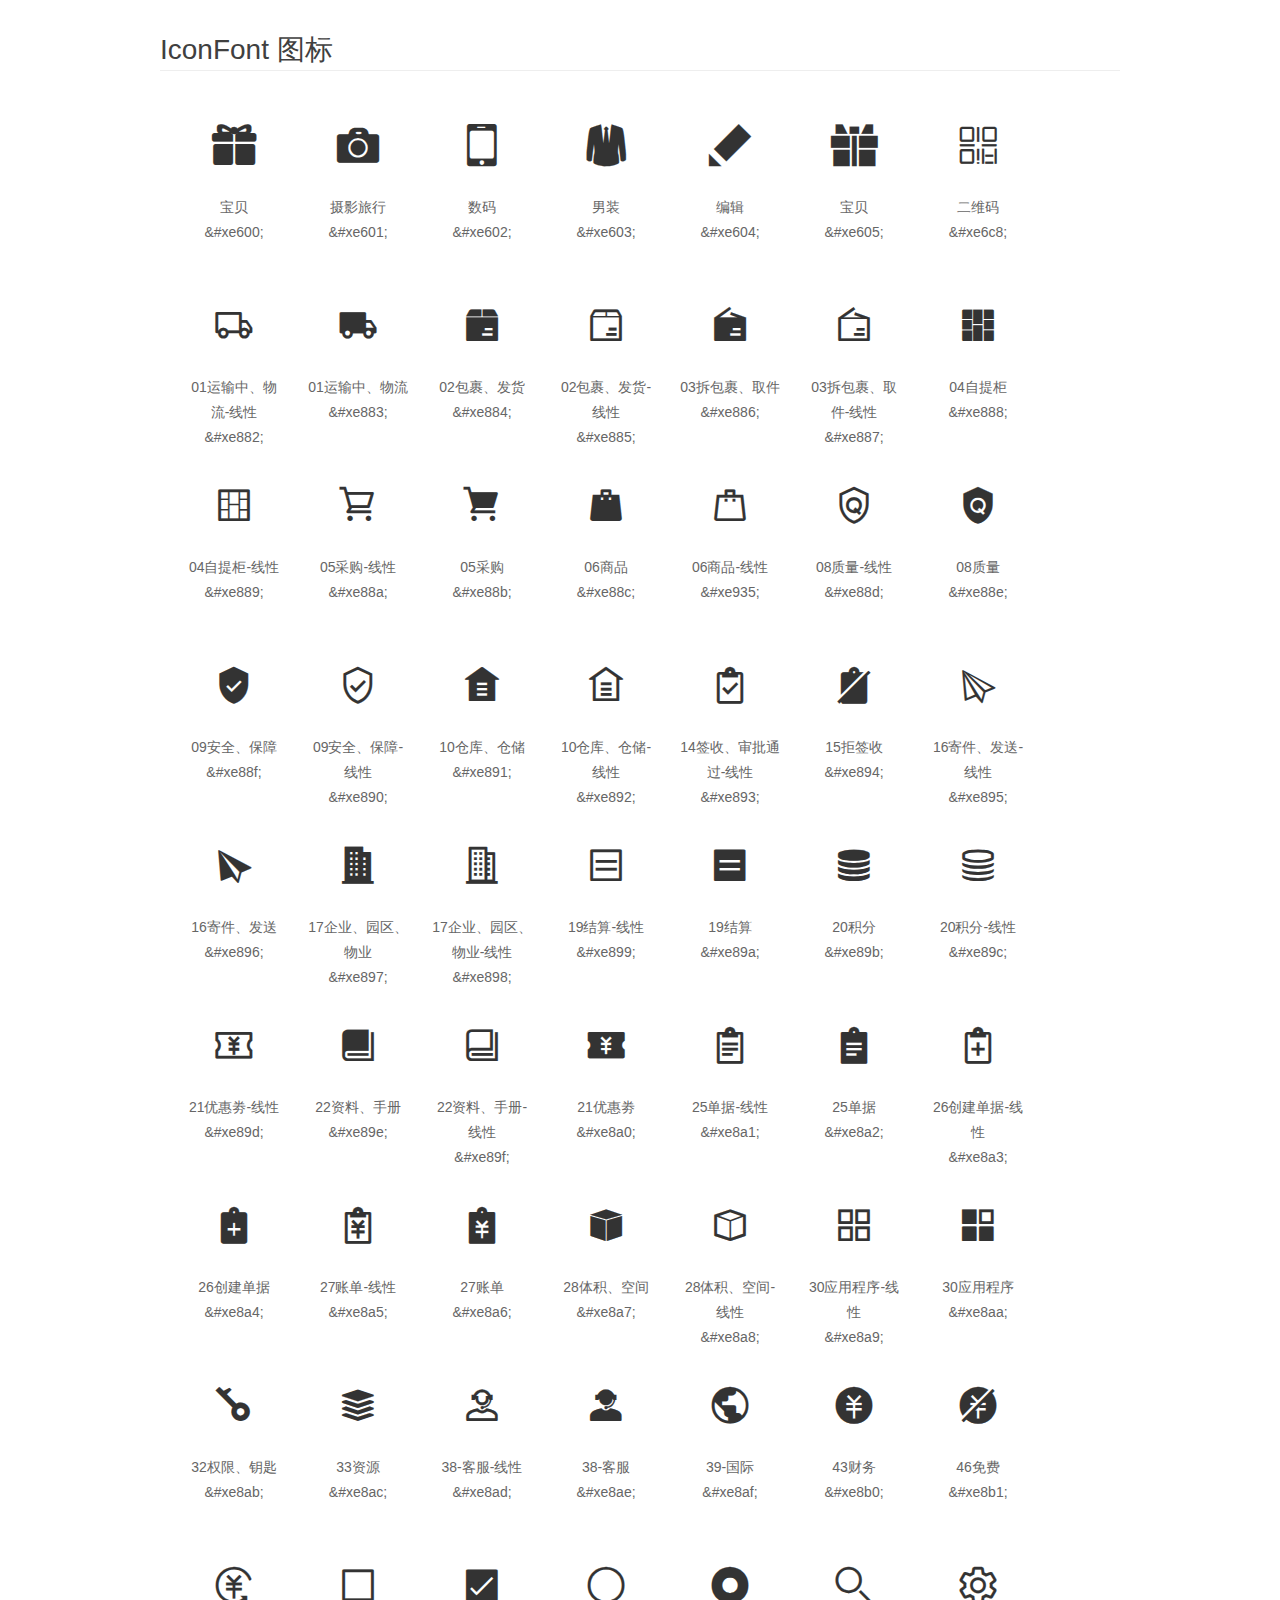
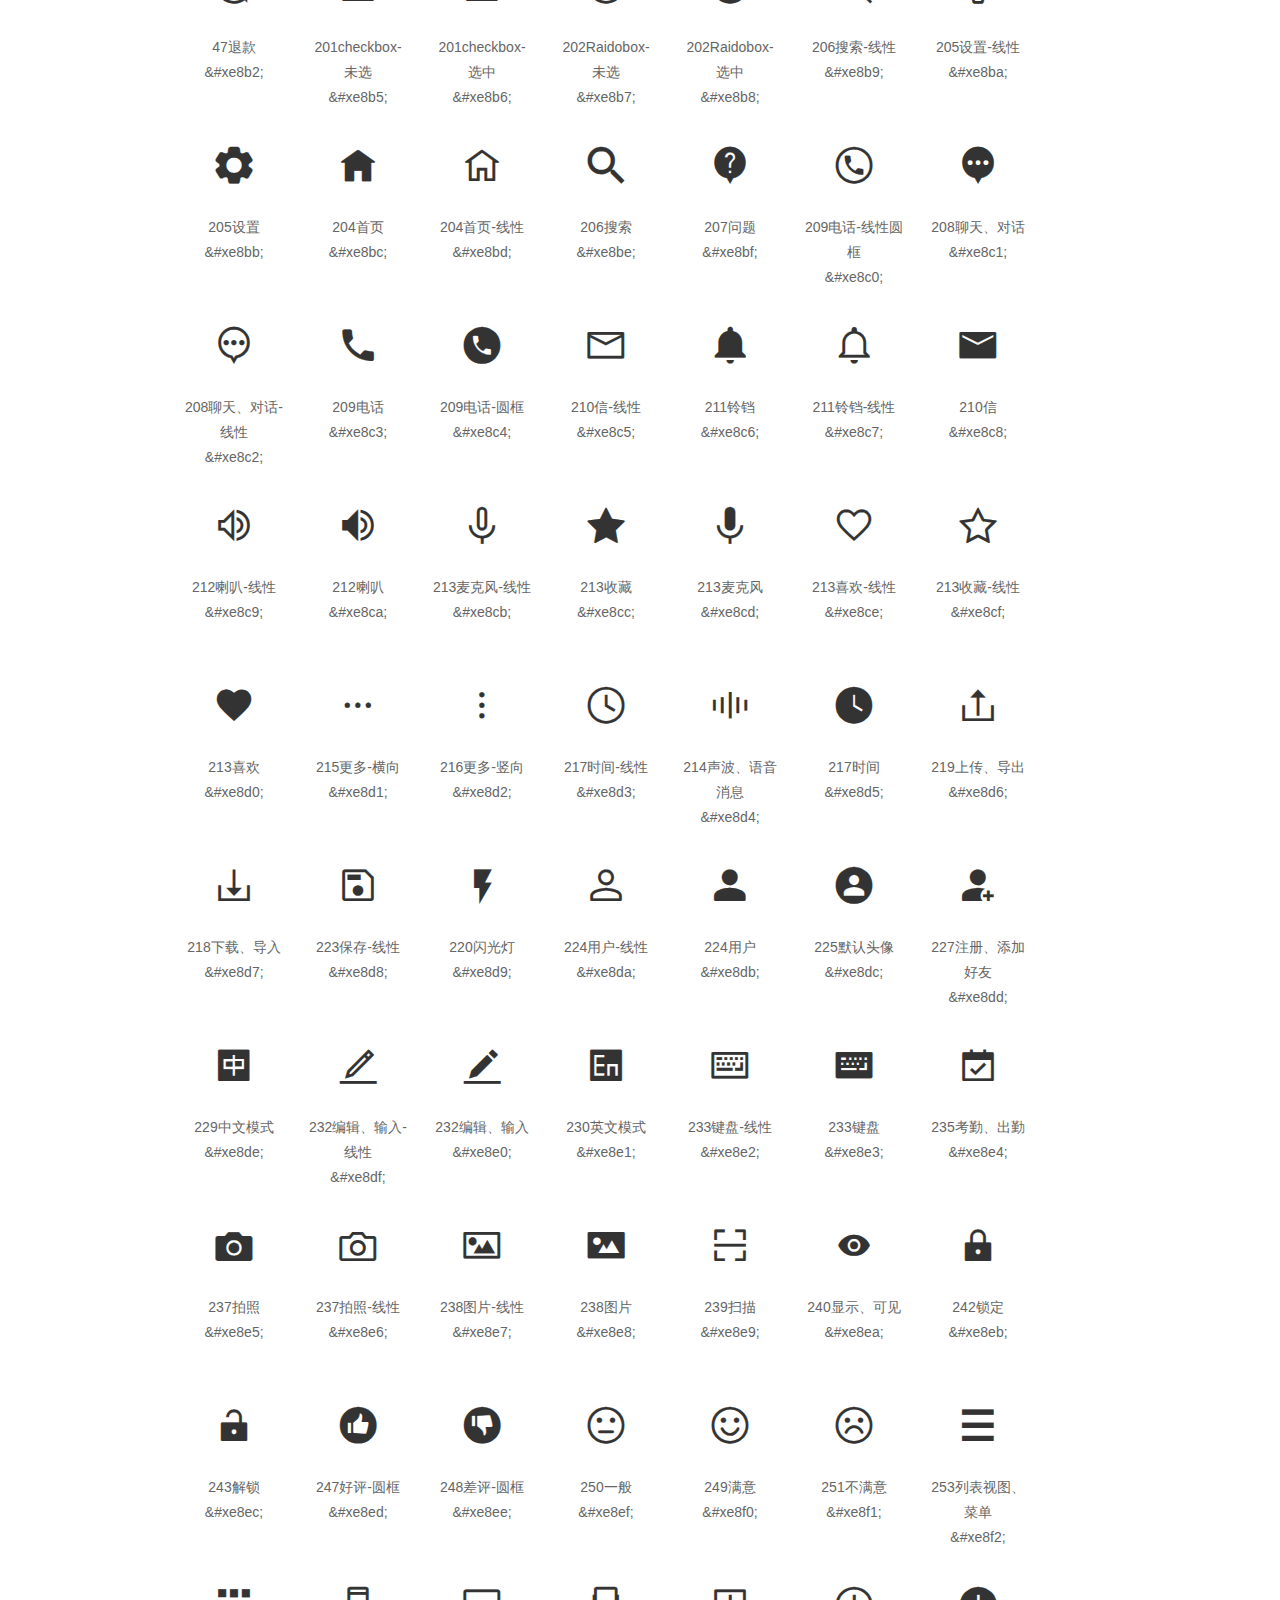
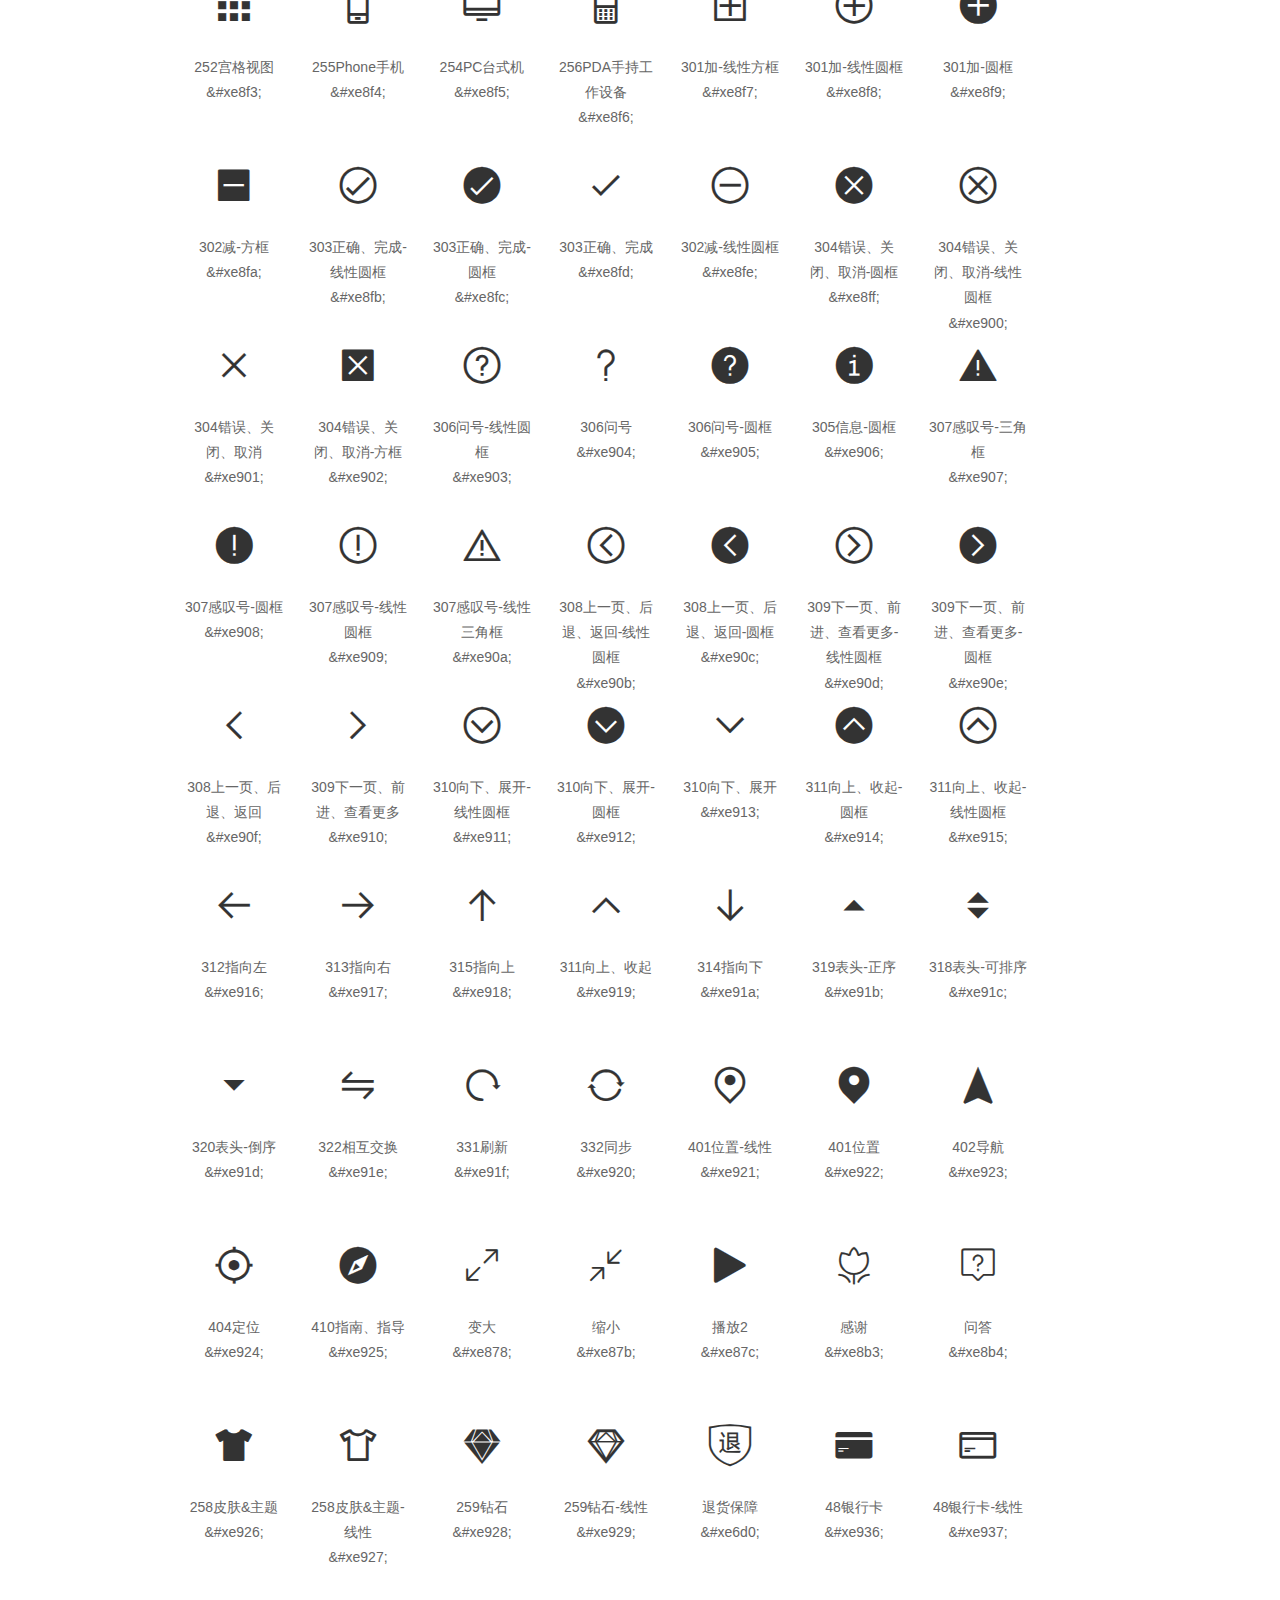
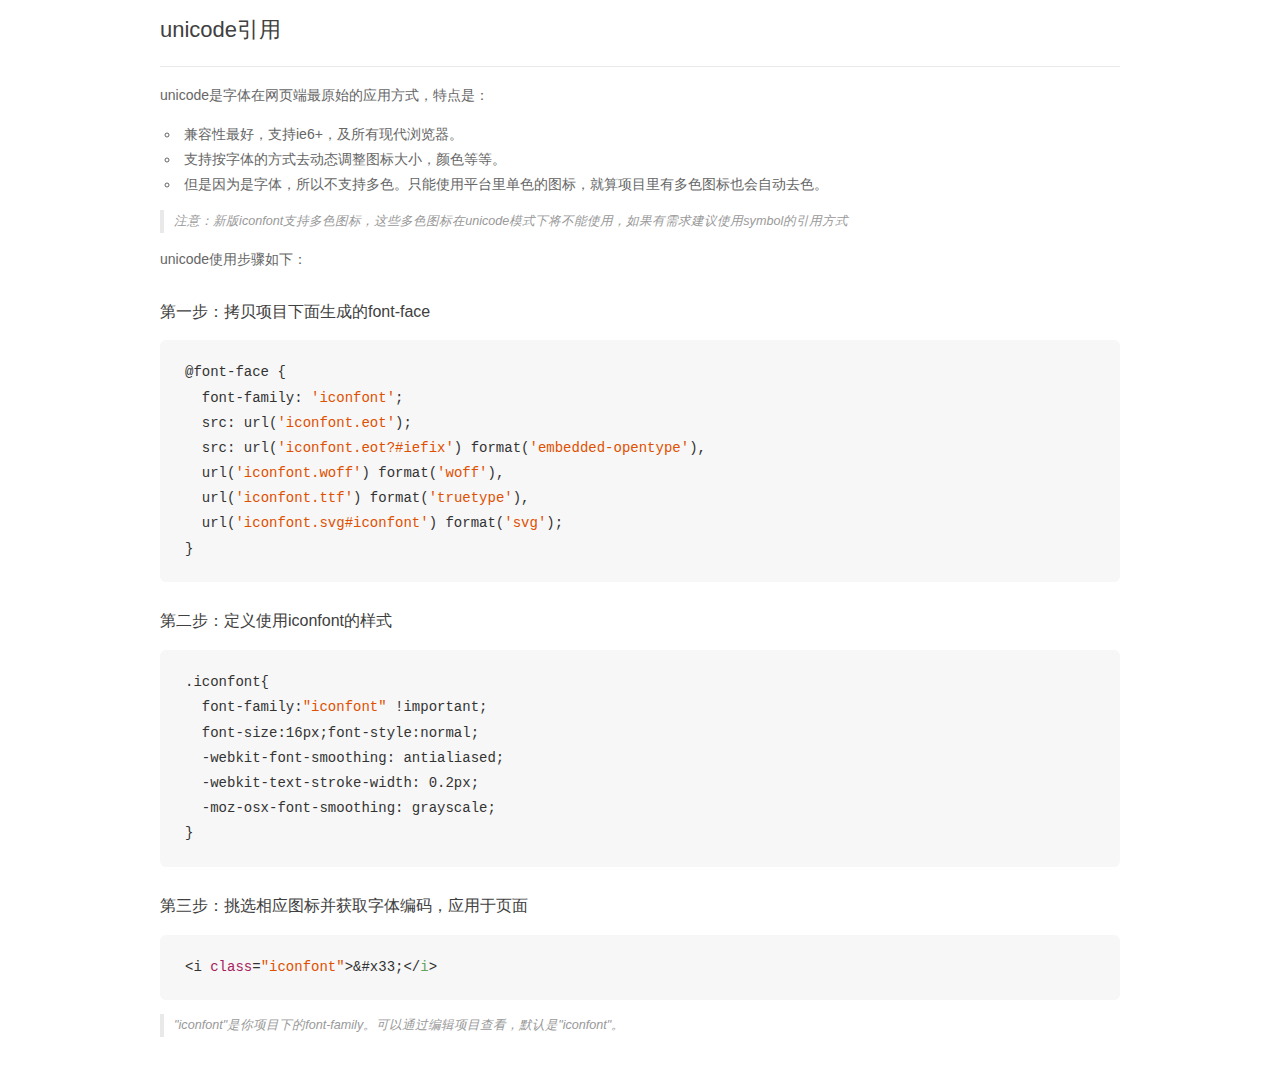
<file: font/demo_unicode.html>
<!DOCTYPE html>
<html>
<head>
    <meta charset="utf-8"/>
    <title>IconFont</title>
    <link rel="stylesheet" href="demo.css">

    <style type="text/css">

        @font-face {font-family: "iconfont";
          src: url('iconfont.eot'); /* IE9*/
          src: url('iconfont.eot#iefix') format('embedded-opentype'), /* IE6-IE8 */
          url('iconfont.woff') format('woff'), /* chrome, firefox */
          url('iconfont.ttf') format('truetype'), /* chrome, firefox, opera, Safari, Android, iOS 4.2+*/
          url('iconfont.svg#iconfont') format('svg'); /* iOS 4.1- */
        }

        .iconfont {
          font-family:"iconfont" !important;
          font-size:16px;
          font-style:normal;
          -webkit-font-smoothing: antialiased;
          -webkit-text-stroke-width: 0.2px;
          -moz-osx-font-smoothing: grayscale;
        }

    </style>
</head>
<body>
    <div class="main markdown">
        <h1>IconFont 图标</h1>
        <ul class="icon_lists clear">
            
                <li>
                <i class="icon iconfont">&#xe600;</i>
                    <div class="name">宝贝</div>
                    <div class="code">&amp;#xe600;</div>
                </li>
            
                <li>
                <i class="icon iconfont">&#xe601;</i>
                    <div class="name">摄影旅行</div>
                    <div class="code">&amp;#xe601;</div>
                </li>
            
                <li>
                <i class="icon iconfont">&#xe602;</i>
                    <div class="name">数码</div>
                    <div class="code">&amp;#xe602;</div>
                </li>
            
                <li>
                <i class="icon iconfont">&#xe603;</i>
                    <div class="name">男装</div>
                    <div class="code">&amp;#xe603;</div>
                </li>
            
                <li>
                <i class="icon iconfont">&#xe604;</i>
                    <div class="name">编辑</div>
                    <div class="code">&amp;#xe604;</div>
                </li>
            
                <li>
                <i class="icon iconfont">&#xe605;</i>
                    <div class="name">宝贝</div>
                    <div class="code">&amp;#xe605;</div>
                </li>
            
                <li>
                <i class="icon iconfont">&#xe6c8;</i>
                    <div class="name">二维码</div>
                    <div class="code">&amp;#xe6c8;</div>
                </li>
            
                <li>
                <i class="icon iconfont">&#xe882;</i>
                    <div class="name">01运输中、物流-线性</div>
                    <div class="code">&amp;#xe882;</div>
                </li>
            
                <li>
                <i class="icon iconfont">&#xe883;</i>
                    <div class="name">01运输中、物流</div>
                    <div class="code">&amp;#xe883;</div>
                </li>
            
                <li>
                <i class="icon iconfont">&#xe884;</i>
                    <div class="name">02包裹、发货</div>
                    <div class="code">&amp;#xe884;</div>
                </li>
            
                <li>
                <i class="icon iconfont">&#xe885;</i>
                    <div class="name">02包裹、发货-线性</div>
                    <div class="code">&amp;#xe885;</div>
                </li>
            
                <li>
                <i class="icon iconfont">&#xe886;</i>
                    <div class="name">03拆包裹、取件</div>
                    <div class="code">&amp;#xe886;</div>
                </li>
            
                <li>
                <i class="icon iconfont">&#xe887;</i>
                    <div class="name">03拆包裹、取件-线性</div>
                    <div class="code">&amp;#xe887;</div>
                </li>
            
                <li>
                <i class="icon iconfont">&#xe888;</i>
                    <div class="name">04自提柜</div>
                    <div class="code">&amp;#xe888;</div>
                </li>
            
                <li>
                <i class="icon iconfont">&#xe889;</i>
                    <div class="name">04自提柜-线性</div>
                    <div class="code">&amp;#xe889;</div>
                </li>
            
                <li>
                <i class="icon iconfont">&#xe88a;</i>
                    <div class="name">05采购-线性</div>
                    <div class="code">&amp;#xe88a;</div>
                </li>
            
                <li>
                <i class="icon iconfont">&#xe88b;</i>
                    <div class="name">05采购</div>
                    <div class="code">&amp;#xe88b;</div>
                </li>
            
                <li>
                <i class="icon iconfont">&#xe88c;</i>
                    <div class="name">06商品</div>
                    <div class="code">&amp;#xe88c;</div>
                </li>
            
                <li>
                <i class="icon iconfont">&#xe935;</i>
                    <div class="name">06商品-线性</div>
                    <div class="code">&amp;#xe935;</div>
                </li>
            
                <li>
                <i class="icon iconfont">&#xe88d;</i>
                    <div class="name">08质量-线性</div>
                    <div class="code">&amp;#xe88d;</div>
                </li>
            
                <li>
                <i class="icon iconfont">&#xe88e;</i>
                    <div class="name">08质量</div>
                    <div class="code">&amp;#xe88e;</div>
                </li>
            
                <li>
                <i class="icon iconfont">&#xe88f;</i>
                    <div class="name">09安全、保障</div>
                    <div class="code">&amp;#xe88f;</div>
                </li>
            
                <li>
                <i class="icon iconfont">&#xe890;</i>
                    <div class="name">09安全、保障-线性</div>
                    <div class="code">&amp;#xe890;</div>
                </li>
            
                <li>
                <i class="icon iconfont">&#xe891;</i>
                    <div class="name">10仓库、仓储</div>
                    <div class="code">&amp;#xe891;</div>
                </li>
            
                <li>
                <i class="icon iconfont">&#xe892;</i>
                    <div class="name">10仓库、仓储-线性</div>
                    <div class="code">&amp;#xe892;</div>
                </li>
            
                <li>
                <i class="icon iconfont">&#xe893;</i>
                    <div class="name">14签收、审批通过-线性</div>
                    <div class="code">&amp;#xe893;</div>
                </li>
            
                <li>
                <i class="icon iconfont">&#xe894;</i>
                    <div class="name">15拒签收</div>
                    <div class="code">&amp;#xe894;</div>
                </li>
            
                <li>
                <i class="icon iconfont">&#xe895;</i>
                    <div class="name">16寄件、发送-线性</div>
                    <div class="code">&amp;#xe895;</div>
                </li>
            
                <li>
                <i class="icon iconfont">&#xe896;</i>
                    <div class="name">16寄件、发送</div>
                    <div class="code">&amp;#xe896;</div>
                </li>
            
                <li>
                <i class="icon iconfont">&#xe897;</i>
                    <div class="name">17企业、园区、物业</div>
                    <div class="code">&amp;#xe897;</div>
                </li>
            
                <li>
                <i class="icon iconfont">&#xe898;</i>
                    <div class="name">17企业、园区、物业-线性</div>
                    <div class="code">&amp;#xe898;</div>
                </li>
            
                <li>
                <i class="icon iconfont">&#xe899;</i>
                    <div class="name">19结算-线性</div>
                    <div class="code">&amp;#xe899;</div>
                </li>
            
                <li>
                <i class="icon iconfont">&#xe89a;</i>
                    <div class="name">19结算</div>
                    <div class="code">&amp;#xe89a;</div>
                </li>
            
                <li>
                <i class="icon iconfont">&#xe89b;</i>
                    <div class="name">20积分</div>
                    <div class="code">&amp;#xe89b;</div>
                </li>
            
                <li>
                <i class="icon iconfont">&#xe89c;</i>
                    <div class="name">20积分-线性</div>
                    <div class="code">&amp;#xe89c;</div>
                </li>
            
                <li>
                <i class="icon iconfont">&#xe89d;</i>
                    <div class="name">21优惠劵-线性</div>
                    <div class="code">&amp;#xe89d;</div>
                </li>
            
                <li>
                <i class="icon iconfont">&#xe89e;</i>
                    <div class="name">22资料、手册</div>
                    <div class="code">&amp;#xe89e;</div>
                </li>
            
                <li>
                <i class="icon iconfont">&#xe89f;</i>
                    <div class="name">22资料、手册-线性</div>
                    <div class="code">&amp;#xe89f;</div>
                </li>
            
                <li>
                <i class="icon iconfont">&#xe8a0;</i>
                    <div class="name">21优惠劵</div>
                    <div class="code">&amp;#xe8a0;</div>
                </li>
            
                <li>
                <i class="icon iconfont">&#xe8a1;</i>
                    <div class="name">25单据-线性</div>
                    <div class="code">&amp;#xe8a1;</div>
                </li>
            
                <li>
                <i class="icon iconfont">&#xe8a2;</i>
                    <div class="name">25单据</div>
                    <div class="code">&amp;#xe8a2;</div>
                </li>
            
                <li>
                <i class="icon iconfont">&#xe8a3;</i>
                    <div class="name">26创建单据-线性</div>
                    <div class="code">&amp;#xe8a3;</div>
                </li>
            
                <li>
                <i class="icon iconfont">&#xe8a4;</i>
                    <div class="name">26创建单据</div>
                    <div class="code">&amp;#xe8a4;</div>
                </li>
            
                <li>
                <i class="icon iconfont">&#xe8a5;</i>
                    <div class="name">27账单-线性</div>
                    <div class="code">&amp;#xe8a5;</div>
                </li>
            
                <li>
                <i class="icon iconfont">&#xe8a6;</i>
                    <div class="name">27账单</div>
                    <div class="code">&amp;#xe8a6;</div>
                </li>
            
                <li>
                <i class="icon iconfont">&#xe8a7;</i>
                    <div class="name">28体积、空间</div>
                    <div class="code">&amp;#xe8a7;</div>
                </li>
            
                <li>
                <i class="icon iconfont">&#xe8a8;</i>
                    <div class="name">28体积、空间-线性</div>
                    <div class="code">&amp;#xe8a8;</div>
                </li>
            
                <li>
                <i class="icon iconfont">&#xe8a9;</i>
                    <div class="name">30应用程序-线性</div>
                    <div class="code">&amp;#xe8a9;</div>
                </li>
            
                <li>
                <i class="icon iconfont">&#xe8aa;</i>
                    <div class="name">30应用程序</div>
                    <div class="code">&amp;#xe8aa;</div>
                </li>
            
                <li>
                <i class="icon iconfont">&#xe8ab;</i>
                    <div class="name">32权限、钥匙</div>
                    <div class="code">&amp;#xe8ab;</div>
                </li>
            
                <li>
                <i class="icon iconfont">&#xe8ac;</i>
                    <div class="name">33资源</div>
                    <div class="code">&amp;#xe8ac;</div>
                </li>
            
                <li>
                <i class="icon iconfont">&#xe8ad;</i>
                    <div class="name">38-客服-线性</div>
                    <div class="code">&amp;#xe8ad;</div>
                </li>
            
                <li>
                <i class="icon iconfont">&#xe8ae;</i>
                    <div class="name">38-客服</div>
                    <div class="code">&amp;#xe8ae;</div>
                </li>
            
                <li>
                <i class="icon iconfont">&#xe8af;</i>
                    <div class="name">39-国际</div>
                    <div class="code">&amp;#xe8af;</div>
                </li>
            
                <li>
                <i class="icon iconfont">&#xe8b0;</i>
                    <div class="name">43财务</div>
                    <div class="code">&amp;#xe8b0;</div>
                </li>
            
                <li>
                <i class="icon iconfont">&#xe8b1;</i>
                    <div class="name">46免费</div>
                    <div class="code">&amp;#xe8b1;</div>
                </li>
            
                <li>
                <i class="icon iconfont">&#xe8b2;</i>
                    <div class="name">47退款</div>
                    <div class="code">&amp;#xe8b2;</div>
                </li>
            
                <li>
                <i class="icon iconfont">&#xe8b5;</i>
                    <div class="name">201checkbox-未选</div>
                    <div class="code">&amp;#xe8b5;</div>
                </li>
            
                <li>
                <i class="icon iconfont">&#xe8b6;</i>
                    <div class="name">201checkbox-选中</div>
                    <div class="code">&amp;#xe8b6;</div>
                </li>
            
                <li>
                <i class="icon iconfont">&#xe8b7;</i>
                    <div class="name">202Raidobox-未选</div>
                    <div class="code">&amp;#xe8b7;</div>
                </li>
            
                <li>
                <i class="icon iconfont">&#xe8b8;</i>
                    <div class="name">202Raidobox-选中</div>
                    <div class="code">&amp;#xe8b8;</div>
                </li>
            
                <li>
                <i class="icon iconfont">&#xe8b9;</i>
                    <div class="name">206搜索-线性</div>
                    <div class="code">&amp;#xe8b9;</div>
                </li>
            
                <li>
                <i class="icon iconfont">&#xe8ba;</i>
                    <div class="name">205设置-线性</div>
                    <div class="code">&amp;#xe8ba;</div>
                </li>
            
                <li>
                <i class="icon iconfont">&#xe8bb;</i>
                    <div class="name">205设置</div>
                    <div class="code">&amp;#xe8bb;</div>
                </li>
            
                <li>
                <i class="icon iconfont">&#xe8bc;</i>
                    <div class="name">204首页</div>
                    <div class="code">&amp;#xe8bc;</div>
                </li>
            
                <li>
                <i class="icon iconfont">&#xe8bd;</i>
                    <div class="name">204首页-线性</div>
                    <div class="code">&amp;#xe8bd;</div>
                </li>
            
                <li>
                <i class="icon iconfont">&#xe8be;</i>
                    <div class="name">206搜索</div>
                    <div class="code">&amp;#xe8be;</div>
                </li>
            
                <li>
                <i class="icon iconfont">&#xe8bf;</i>
                    <div class="name">207问题</div>
                    <div class="code">&amp;#xe8bf;</div>
                </li>
            
                <li>
                <i class="icon iconfont">&#xe8c0;</i>
                    <div class="name">209电话-线性圆框</div>
                    <div class="code">&amp;#xe8c0;</div>
                </li>
            
                <li>
                <i class="icon iconfont">&#xe8c1;</i>
                    <div class="name">208聊天、对话</div>
                    <div class="code">&amp;#xe8c1;</div>
                </li>
            
                <li>
                <i class="icon iconfont">&#xe8c2;</i>
                    <div class="name">208聊天、对话-线性</div>
                    <div class="code">&amp;#xe8c2;</div>
                </li>
            
                <li>
                <i class="icon iconfont">&#xe8c3;</i>
                    <div class="name">209电话</div>
                    <div class="code">&amp;#xe8c3;</div>
                </li>
            
                <li>
                <i class="icon iconfont">&#xe8c4;</i>
                    <div class="name">209电话-圆框</div>
                    <div class="code">&amp;#xe8c4;</div>
                </li>
            
                <li>
                <i class="icon iconfont">&#xe8c5;</i>
                    <div class="name">210信-线性</div>
                    <div class="code">&amp;#xe8c5;</div>
                </li>
            
                <li>
                <i class="icon iconfont">&#xe8c6;</i>
                    <div class="name">211铃铛</div>
                    <div class="code">&amp;#xe8c6;</div>
                </li>
            
                <li>
                <i class="icon iconfont">&#xe8c7;</i>
                    <div class="name">211铃铛-线性</div>
                    <div class="code">&amp;#xe8c7;</div>
                </li>
            
                <li>
                <i class="icon iconfont">&#xe8c8;</i>
                    <div class="name">210信</div>
                    <div class="code">&amp;#xe8c8;</div>
                </li>
            
                <li>
                <i class="icon iconfont">&#xe8c9;</i>
                    <div class="name">212喇叭-线性</div>
                    <div class="code">&amp;#xe8c9;</div>
                </li>
            
                <li>
                <i class="icon iconfont">&#xe8ca;</i>
                    <div class="name">212喇叭</div>
                    <div class="code">&amp;#xe8ca;</div>
                </li>
            
                <li>
                <i class="icon iconfont">&#xe8cb;</i>
                    <div class="name">213麦克风-线性</div>
                    <div class="code">&amp;#xe8cb;</div>
                </li>
            
                <li>
                <i class="icon iconfont">&#xe8cc;</i>
                    <div class="name">213收藏</div>
                    <div class="code">&amp;#xe8cc;</div>
                </li>
            
                <li>
                <i class="icon iconfont">&#xe8cd;</i>
                    <div class="name">213麦克风</div>
                    <div class="code">&amp;#xe8cd;</div>
                </li>
            
                <li>
                <i class="icon iconfont">&#xe8ce;</i>
                    <div class="name">213喜欢-线性</div>
                    <div class="code">&amp;#xe8ce;</div>
                </li>
            
                <li>
                <i class="icon iconfont">&#xe8cf;</i>
                    <div class="name">213收藏-线性</div>
                    <div class="code">&amp;#xe8cf;</div>
                </li>
            
                <li>
                <i class="icon iconfont">&#xe8d0;</i>
                    <div class="name">213喜欢</div>
                    <div class="code">&amp;#xe8d0;</div>
                </li>
            
                <li>
                <i class="icon iconfont">&#xe8d1;</i>
                    <div class="name">215更多-横向</div>
                    <div class="code">&amp;#xe8d1;</div>
                </li>
            
                <li>
                <i class="icon iconfont">&#xe8d2;</i>
                    <div class="name">216更多-竖向</div>
                    <div class="code">&amp;#xe8d2;</div>
                </li>
            
                <li>
                <i class="icon iconfont">&#xe8d3;</i>
                    <div class="name">217时间-线性</div>
                    <div class="code">&amp;#xe8d3;</div>
                </li>
            
                <li>
                <i class="icon iconfont">&#xe8d4;</i>
                    <div class="name">214声波、语音消息</div>
                    <div class="code">&amp;#xe8d4;</div>
                </li>
            
                <li>
                <i class="icon iconfont">&#xe8d5;</i>
                    <div class="name">217时间</div>
                    <div class="code">&amp;#xe8d5;</div>
                </li>
            
                <li>
                <i class="icon iconfont">&#xe8d6;</i>
                    <div class="name">219上传、导出</div>
                    <div class="code">&amp;#xe8d6;</div>
                </li>
            
                <li>
                <i class="icon iconfont">&#xe8d7;</i>
                    <div class="name">218下载、导入</div>
                    <div class="code">&amp;#xe8d7;</div>
                </li>
            
                <li>
                <i class="icon iconfont">&#xe8d8;</i>
                    <div class="name">223保存-线性</div>
                    <div class="code">&amp;#xe8d8;</div>
                </li>
            
                <li>
                <i class="icon iconfont">&#xe8d9;</i>
                    <div class="name">220闪光灯</div>
                    <div class="code">&amp;#xe8d9;</div>
                </li>
            
                <li>
                <i class="icon iconfont">&#xe8da;</i>
                    <div class="name">224用户-线性</div>
                    <div class="code">&amp;#xe8da;</div>
                </li>
            
                <li>
                <i class="icon iconfont">&#xe8db;</i>
                    <div class="name">224用户</div>
                    <div class="code">&amp;#xe8db;</div>
                </li>
            
                <li>
                <i class="icon iconfont">&#xe8dc;</i>
                    <div class="name">225默认头像</div>
                    <div class="code">&amp;#xe8dc;</div>
                </li>
            
                <li>
                <i class="icon iconfont">&#xe8dd;</i>
                    <div class="name">227注册、添加好友</div>
                    <div class="code">&amp;#xe8dd;</div>
                </li>
            
                <li>
                <i class="icon iconfont">&#xe8de;</i>
                    <div class="name">229中文模式</div>
                    <div class="code">&amp;#xe8de;</div>
                </li>
            
                <li>
                <i class="icon iconfont">&#xe8df;</i>
                    <div class="name">232编辑、输入-线性</div>
                    <div class="code">&amp;#xe8df;</div>
                </li>
            
                <li>
                <i class="icon iconfont">&#xe8e0;</i>
                    <div class="name">232编辑、输入</div>
                    <div class="code">&amp;#xe8e0;</div>
                </li>
            
                <li>
                <i class="icon iconfont">&#xe8e1;</i>
                    <div class="name">230英文模式</div>
                    <div class="code">&amp;#xe8e1;</div>
                </li>
            
                <li>
                <i class="icon iconfont">&#xe8e2;</i>
                    <div class="name">233键盘-线性</div>
                    <div class="code">&amp;#xe8e2;</div>
                </li>
            
                <li>
                <i class="icon iconfont">&#xe8e3;</i>
                    <div class="name">233键盘</div>
                    <div class="code">&amp;#xe8e3;</div>
                </li>
            
                <li>
                <i class="icon iconfont">&#xe8e4;</i>
                    <div class="name">235考勤、出勤</div>
                    <div class="code">&amp;#xe8e4;</div>
                </li>
            
                <li>
                <i class="icon iconfont">&#xe8e5;</i>
                    <div class="name">237拍照</div>
                    <div class="code">&amp;#xe8e5;</div>
                </li>
            
                <li>
                <i class="icon iconfont">&#xe8e6;</i>
                    <div class="name">237拍照-线性</div>
                    <div class="code">&amp;#xe8e6;</div>
                </li>
            
                <li>
                <i class="icon iconfont">&#xe8e7;</i>
                    <div class="name">238图片-线性</div>
                    <div class="code">&amp;#xe8e7;</div>
                </li>
            
                <li>
                <i class="icon iconfont">&#xe8e8;</i>
                    <div class="name">238图片</div>
                    <div class="code">&amp;#xe8e8;</div>
                </li>
            
                <li>
                <i class="icon iconfont">&#xe8e9;</i>
                    <div class="name">239扫描</div>
                    <div class="code">&amp;#xe8e9;</div>
                </li>
            
                <li>
                <i class="icon iconfont">&#xe8ea;</i>
                    <div class="name">240显示、可见</div>
                    <div class="code">&amp;#xe8ea;</div>
                </li>
            
                <li>
                <i class="icon iconfont">&#xe8eb;</i>
                    <div class="name">242锁定</div>
                    <div class="code">&amp;#xe8eb;</div>
                </li>
            
                <li>
                <i class="icon iconfont">&#xe8ec;</i>
                    <div class="name">243解锁</div>
                    <div class="code">&amp;#xe8ec;</div>
                </li>
            
                <li>
                <i class="icon iconfont">&#xe8ed;</i>
                    <div class="name">247好评-圆框</div>
                    <div class="code">&amp;#xe8ed;</div>
                </li>
            
                <li>
                <i class="icon iconfont">&#xe8ee;</i>
                    <div class="name">248差评-圆框</div>
                    <div class="code">&amp;#xe8ee;</div>
                </li>
            
                <li>
                <i class="icon iconfont">&#xe8ef;</i>
                    <div class="name">250一般</div>
                    <div class="code">&amp;#xe8ef;</div>
                </li>
            
                <li>
                <i class="icon iconfont">&#xe8f0;</i>
                    <div class="name">249满意</div>
                    <div class="code">&amp;#xe8f0;</div>
                </li>
            
                <li>
                <i class="icon iconfont">&#xe8f1;</i>
                    <div class="name">251不满意</div>
                    <div class="code">&amp;#xe8f1;</div>
                </li>
            
                <li>
                <i class="icon iconfont">&#xe8f2;</i>
                    <div class="name">253列表视图、菜单</div>
                    <div class="code">&amp;#xe8f2;</div>
                </li>
            
                <li>
                <i class="icon iconfont">&#xe8f3;</i>
                    <div class="name">252宫格视图</div>
                    <div class="code">&amp;#xe8f3;</div>
                </li>
            
                <li>
                <i class="icon iconfont">&#xe8f4;</i>
                    <div class="name">255Phone手机</div>
                    <div class="code">&amp;#xe8f4;</div>
                </li>
            
                <li>
                <i class="icon iconfont">&#xe8f5;</i>
                    <div class="name">254PC台式机</div>
                    <div class="code">&amp;#xe8f5;</div>
                </li>
            
                <li>
                <i class="icon iconfont">&#xe8f6;</i>
                    <div class="name">256PDA手持工作设备</div>
                    <div class="code">&amp;#xe8f6;</div>
                </li>
            
                <li>
                <i class="icon iconfont">&#xe8f7;</i>
                    <div class="name">301加-线性方框</div>
                    <div class="code">&amp;#xe8f7;</div>
                </li>
            
                <li>
                <i class="icon iconfont">&#xe8f8;</i>
                    <div class="name">301加-线性圆框</div>
                    <div class="code">&amp;#xe8f8;</div>
                </li>
            
                <li>
                <i class="icon iconfont">&#xe8f9;</i>
                    <div class="name">301加-圆框</div>
                    <div class="code">&amp;#xe8f9;</div>
                </li>
            
                <li>
                <i class="icon iconfont">&#xe8fa;</i>
                    <div class="name">302减-方框</div>
                    <div class="code">&amp;#xe8fa;</div>
                </li>
            
                <li>
                <i class="icon iconfont">&#xe8fb;</i>
                    <div class="name">303正确、完成-线性圆框</div>
                    <div class="code">&amp;#xe8fb;</div>
                </li>
            
                <li>
                <i class="icon iconfont">&#xe8fc;</i>
                    <div class="name">303正确、完成-圆框</div>
                    <div class="code">&amp;#xe8fc;</div>
                </li>
            
                <li>
                <i class="icon iconfont">&#xe8fd;</i>
                    <div class="name">303正确、完成</div>
                    <div class="code">&amp;#xe8fd;</div>
                </li>
            
                <li>
                <i class="icon iconfont">&#xe8fe;</i>
                    <div class="name">302减-线性圆框</div>
                    <div class="code">&amp;#xe8fe;</div>
                </li>
            
                <li>
                <i class="icon iconfont">&#xe8ff;</i>
                    <div class="name">304错误、关闭、取消-圆框</div>
                    <div class="code">&amp;#xe8ff;</div>
                </li>
            
                <li>
                <i class="icon iconfont">&#xe900;</i>
                    <div class="name">304错误、关闭、取消-线性圆框</div>
                    <div class="code">&amp;#xe900;</div>
                </li>
            
                <li>
                <i class="icon iconfont">&#xe901;</i>
                    <div class="name">304错误、关闭、取消</div>
                    <div class="code">&amp;#xe901;</div>
                </li>
            
                <li>
                <i class="icon iconfont">&#xe902;</i>
                    <div class="name">304错误、关闭、取消-方框</div>
                    <div class="code">&amp;#xe902;</div>
                </li>
            
                <li>
                <i class="icon iconfont">&#xe903;</i>
                    <div class="name">306问号-线性圆框</div>
                    <div class="code">&amp;#xe903;</div>
                </li>
            
                <li>
                <i class="icon iconfont">&#xe904;</i>
                    <div class="name">306问号</div>
                    <div class="code">&amp;#xe904;</div>
                </li>
            
                <li>
                <i class="icon iconfont">&#xe905;</i>
                    <div class="name">306问号-圆框</div>
                    <div class="code">&amp;#xe905;</div>
                </li>
            
                <li>
                <i class="icon iconfont">&#xe906;</i>
                    <div class="name">305信息-圆框</div>
                    <div class="code">&amp;#xe906;</div>
                </li>
            
                <li>
                <i class="icon iconfont">&#xe907;</i>
                    <div class="name">307感叹号-三角框</div>
                    <div class="code">&amp;#xe907;</div>
                </li>
            
                <li>
                <i class="icon iconfont">&#xe908;</i>
                    <div class="name">307感叹号-圆框</div>
                    <div class="code">&amp;#xe908;</div>
                </li>
            
                <li>
                <i class="icon iconfont">&#xe909;</i>
                    <div class="name">307感叹号-线性圆框</div>
                    <div class="code">&amp;#xe909;</div>
                </li>
            
                <li>
                <i class="icon iconfont">&#xe90a;</i>
                    <div class="name">307感叹号-线性三角框</div>
                    <div class="code">&amp;#xe90a;</div>
                </li>
            
                <li>
                <i class="icon iconfont">&#xe90b;</i>
                    <div class="name">308上一页、后退、返回-线性圆框</div>
                    <div class="code">&amp;#xe90b;</div>
                </li>
            
                <li>
                <i class="icon iconfont">&#xe90c;</i>
                    <div class="name">308上一页、后退、返回-圆框</div>
                    <div class="code">&amp;#xe90c;</div>
                </li>
            
                <li>
                <i class="icon iconfont">&#xe90d;</i>
                    <div class="name">309下一页、前进、查看更多-线性圆框</div>
                    <div class="code">&amp;#xe90d;</div>
                </li>
            
                <li>
                <i class="icon iconfont">&#xe90e;</i>
                    <div class="name">309下一页、前进、查看更多-圆框</div>
                    <div class="code">&amp;#xe90e;</div>
                </li>
            
                <li>
                <i class="icon iconfont">&#xe90f;</i>
                    <div class="name">308上一页、后退、返回</div>
                    <div class="code">&amp;#xe90f;</div>
                </li>
            
                <li>
                <i class="icon iconfont">&#xe910;</i>
                    <div class="name">309下一页、前进、查看更多</div>
                    <div class="code">&amp;#xe910;</div>
                </li>
            
                <li>
                <i class="icon iconfont">&#xe911;</i>
                    <div class="name">310向下、展开-线性圆框</div>
                    <div class="code">&amp;#xe911;</div>
                </li>
            
                <li>
                <i class="icon iconfont">&#xe912;</i>
                    <div class="name">310向下、展开-圆框</div>
                    <div class="code">&amp;#xe912;</div>
                </li>
            
                <li>
                <i class="icon iconfont">&#xe913;</i>
                    <div class="name">310向下、展开</div>
                    <div class="code">&amp;#xe913;</div>
                </li>
            
                <li>
                <i class="icon iconfont">&#xe914;</i>
                    <div class="name">311向上、收起-圆框</div>
                    <div class="code">&amp;#xe914;</div>
                </li>
            
                <li>
                <i class="icon iconfont">&#xe915;</i>
                    <div class="name">311向上、收起-线性圆框</div>
                    <div class="code">&amp;#xe915;</div>
                </li>
            
                <li>
                <i class="icon iconfont">&#xe916;</i>
                    <div class="name">312指向左</div>
                    <div class="code">&amp;#xe916;</div>
                </li>
            
                <li>
                <i class="icon iconfont">&#xe917;</i>
                    <div class="name">313指向右</div>
                    <div class="code">&amp;#xe917;</div>
                </li>
            
                <li>
                <i class="icon iconfont">&#xe918;</i>
                    <div class="name">315指向上</div>
                    <div class="code">&amp;#xe918;</div>
                </li>
            
                <li>
                <i class="icon iconfont">&#xe919;</i>
                    <div class="name">311向上、收起</div>
                    <div class="code">&amp;#xe919;</div>
                </li>
            
                <li>
                <i class="icon iconfont">&#xe91a;</i>
                    <div class="name">314指向下</div>
                    <div class="code">&amp;#xe91a;</div>
                </li>
            
                <li>
                <i class="icon iconfont">&#xe91b;</i>
                    <div class="name">319表头-正序</div>
                    <div class="code">&amp;#xe91b;</div>
                </li>
            
                <li>
                <i class="icon iconfont">&#xe91c;</i>
                    <div class="name">318表头-可排序</div>
                    <div class="code">&amp;#xe91c;</div>
                </li>
            
                <li>
                <i class="icon iconfont">&#xe91d;</i>
                    <div class="name">320表头-倒序</div>
                    <div class="code">&amp;#xe91d;</div>
                </li>
            
                <li>
                <i class="icon iconfont">&#xe91e;</i>
                    <div class="name">322相互交换</div>
                    <div class="code">&amp;#xe91e;</div>
                </li>
            
                <li>
                <i class="icon iconfont">&#xe91f;</i>
                    <div class="name">331刷新</div>
                    <div class="code">&amp;#xe91f;</div>
                </li>
            
                <li>
                <i class="icon iconfont">&#xe920;</i>
                    <div class="name">332同步</div>
                    <div class="code">&amp;#xe920;</div>
                </li>
            
                <li>
                <i class="icon iconfont">&#xe921;</i>
                    <div class="name">401位置-线性</div>
                    <div class="code">&amp;#xe921;</div>
                </li>
            
                <li>
                <i class="icon iconfont">&#xe922;</i>
                    <div class="name">401位置</div>
                    <div class="code">&amp;#xe922;</div>
                </li>
            
                <li>
                <i class="icon iconfont">&#xe923;</i>
                    <div class="name">402导航</div>
                    <div class="code">&amp;#xe923;</div>
                </li>
            
                <li>
                <i class="icon iconfont">&#xe924;</i>
                    <div class="name">404定位</div>
                    <div class="code">&amp;#xe924;</div>
                </li>
            
                <li>
                <i class="icon iconfont">&#xe925;</i>
                    <div class="name">410指南、指导</div>
                    <div class="code">&amp;#xe925;</div>
                </li>
            
                <li>
                <i class="icon iconfont">&#xe878;</i>
                    <div class="name">变大</div>
                    <div class="code">&amp;#xe878;</div>
                </li>
            
                <li>
                <i class="icon iconfont">&#xe87b;</i>
                    <div class="name">缩小</div>
                    <div class="code">&amp;#xe87b;</div>
                </li>
            
                <li>
                <i class="icon iconfont">&#xe87c;</i>
                    <div class="name">播放2</div>
                    <div class="code">&amp;#xe87c;</div>
                </li>
            
                <li>
                <i class="icon iconfont">&#xe8b3;</i>
                    <div class="name">感谢</div>
                    <div class="code">&amp;#xe8b3;</div>
                </li>
            
                <li>
                <i class="icon iconfont">&#xe8b4;</i>
                    <div class="name">问答</div>
                    <div class="code">&amp;#xe8b4;</div>
                </li>
            
                <li>
                <i class="icon iconfont">&#xe926;</i>
                    <div class="name">258皮肤&主题</div>
                    <div class="code">&amp;#xe926;</div>
                </li>
            
                <li>
                <i class="icon iconfont">&#xe927;</i>
                    <div class="name">258皮肤&主题-线性</div>
                    <div class="code">&amp;#xe927;</div>
                </li>
            
                <li>
                <i class="icon iconfont">&#xe928;</i>
                    <div class="name">259钻石</div>
                    <div class="code">&amp;#xe928;</div>
                </li>
            
                <li>
                <i class="icon iconfont">&#xe929;</i>
                    <div class="name">259钻石-线性</div>
                    <div class="code">&amp;#xe929;</div>
                </li>
            
                <li>
                <i class="icon iconfont">&#xe6d0;</i>
                    <div class="name">退货保障</div>
                    <div class="code">&amp;#xe6d0;</div>
                </li>
            
                <li>
                <i class="icon iconfont">&#xe936;</i>
                    <div class="name">48银行卡</div>
                    <div class="code">&amp;#xe936;</div>
                </li>
            
                <li>
                <i class="icon iconfont">&#xe937;</i>
                    <div class="name">48银行卡-线性</div>
                    <div class="code">&amp;#xe937;</div>
                </li>
            
        </ul>
        <h2 id="unicode-">unicode引用</h2>
        <hr>

        <p>unicode是字体在网页端最原始的应用方式，特点是：</p>
        <ul>
        <li>兼容性最好，支持ie6+，及所有现代浏览器。</li>
        <li>支持按字体的方式去动态调整图标大小，颜色等等。</li>
        <li>但是因为是字体，所以不支持多色。只能使用平台里单色的图标，就算项目里有多色图标也会自动去色。</li>
        </ul>
        <blockquote>
        <p>注意：新版iconfont支持多色图标，这些多色图标在unicode模式下将不能使用，如果有需求建议使用symbol的引用方式</p>
        </blockquote>
        <p>unicode使用步骤如下：</p>
        <h3 id="-font-face">第一步：拷贝项目下面生成的font-face</h3>
        <pre><code class="lang-js hljs javascript">@font-face {
  font-family: <span class="hljs-string">'iconfont'</span>;
  src: url(<span class="hljs-string">'iconfont.eot'</span>);
  src: url(<span class="hljs-string">'iconfont.eot?#iefix'</span>) format(<span class="hljs-string">'embedded-opentype'</span>),
  url(<span class="hljs-string">'iconfont.woff'</span>) format(<span class="hljs-string">'woff'</span>),
  url(<span class="hljs-string">'iconfont.ttf'</span>) format(<span class="hljs-string">'truetype'</span>),
  url(<span class="hljs-string">'iconfont.svg#iconfont'</span>) format(<span class="hljs-string">'svg'</span>);
}
</code></pre>
        <h3 id="-iconfont-">第二步：定义使用iconfont的样式</h3>
        <pre><code class="lang-js hljs javascript">.iconfont{
  font-family:<span class="hljs-string">"iconfont"</span> !important;
  font-size:<span class="hljs-number">16</span>px;font-style:normal;
  -webkit-font-smoothing: antialiased;
  -webkit-text-stroke-width: <span class="hljs-number">0.2</span>px;
  -moz-osx-font-smoothing: grayscale;
}
</code></pre>
        <h3 id="-">第三步：挑选相应图标并获取字体编码，应用于页面</h3>
        <pre><code class="lang-js hljs javascript">&lt;i <span class="hljs-class"><span class="hljs-keyword">class</span></span>=<span class="hljs-string">"iconfont"</span>&gt;&amp;#x33;<span class="xml"><span class="hljs-tag">&lt;/<span class="hljs-name">i</span>&gt;</span></span></code></pre>

        <blockquote>
        <p>"iconfont"是你项目下的font-family。可以通过编辑项目查看，默认是"iconfont"。</p>
        </blockquote>
    </div>


</body>
</html>
</file>
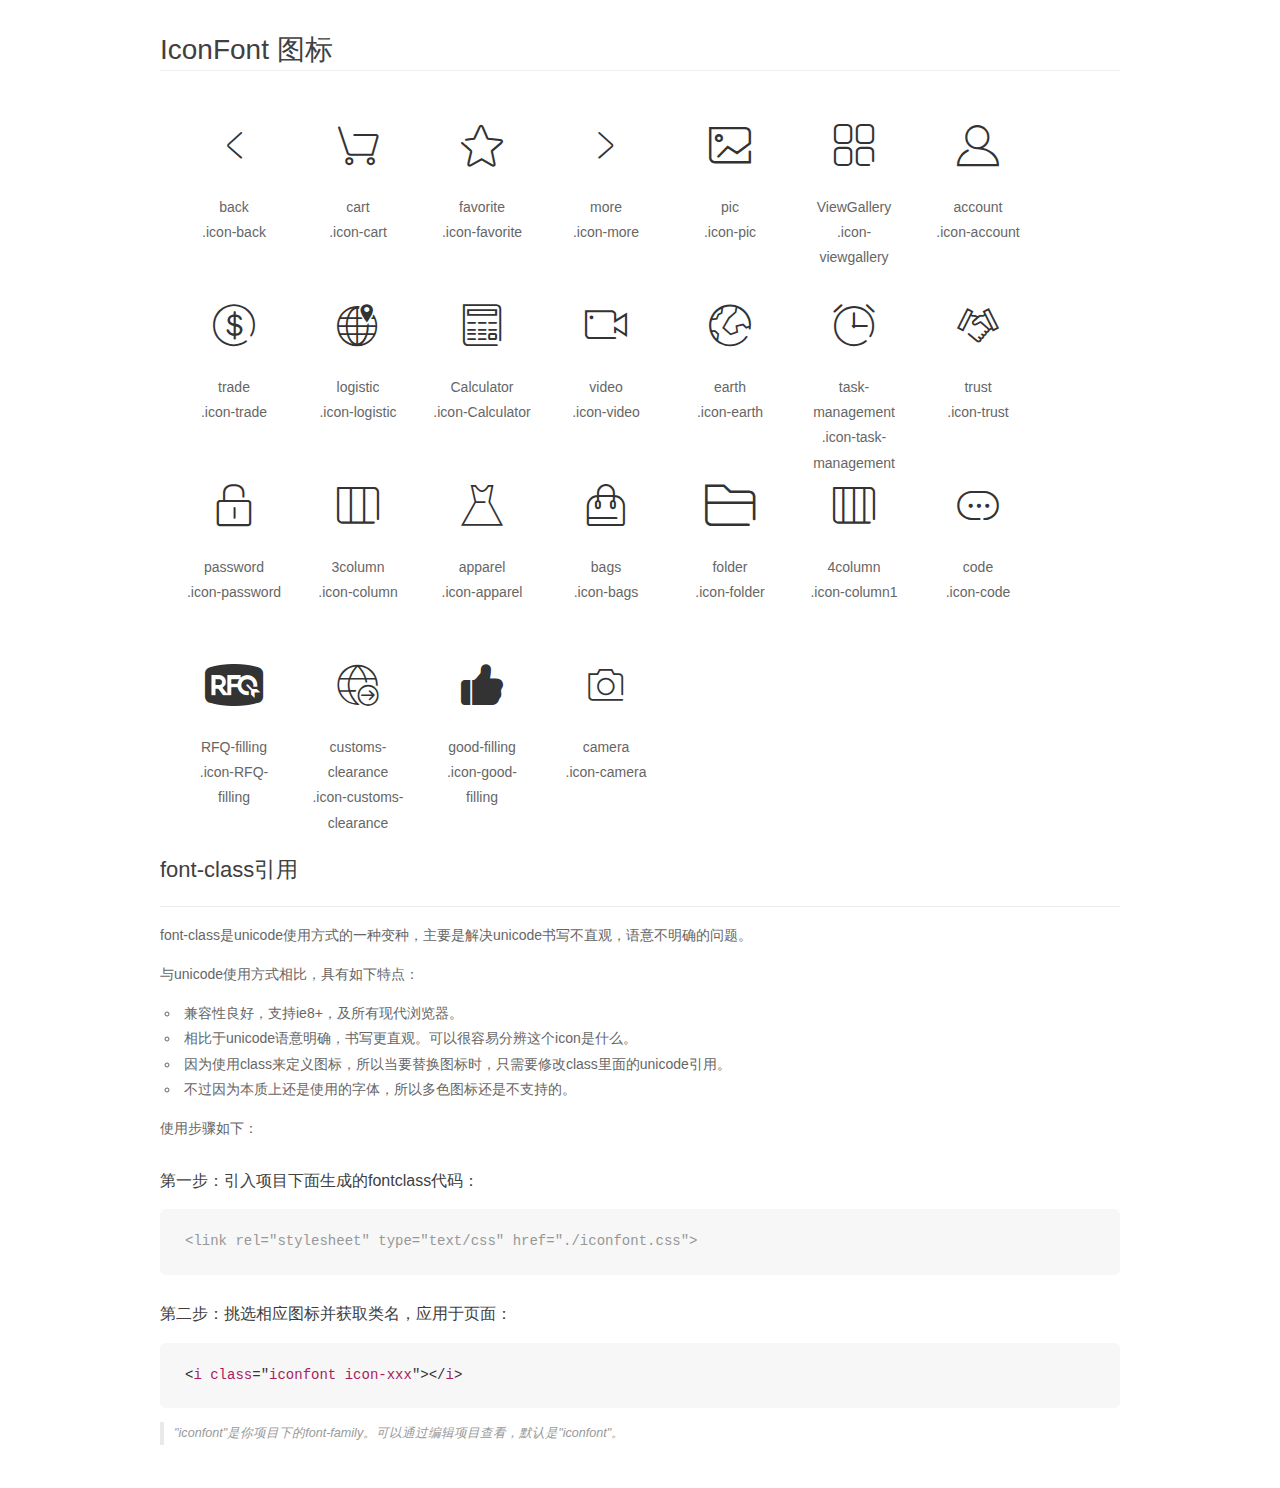
<file: img/Iconfont/font_9zvzjt7k7wb6s9k9/demo_fontclass.html>
<!DOCTYPE html>
<html>
<head>
    <meta charset="utf-8"/>
    <title>IconFont</title>
    <link rel="stylesheet" href="demo.css">
    <link rel="stylesheet" href="iconfont.css">
</head>
<body>
    <div class="main markdown">
        <h1>IconFont 图标</h1>
        <ul class="icon_lists clear">
            
                <li>
                <i class="icon iconfont icon-back"></i>
                    <div class="name">back</div>
                    <div class="fontclass">.icon-back</div>
                </li>
            
                <li>
                <i class="icon iconfont icon-cart"></i>
                    <div class="name">cart</div>
                    <div class="fontclass">.icon-cart</div>
                </li>
            
                <li>
                <i class="icon iconfont icon-favorite"></i>
                    <div class="name">favorite</div>
                    <div class="fontclass">.icon-favorite</div>
                </li>
            
                <li>
                <i class="icon iconfont icon-more"></i>
                    <div class="name">more</div>
                    <div class="fontclass">.icon-more</div>
                </li>
            
                <li>
                <i class="icon iconfont icon-pic"></i>
                    <div class="name">pic</div>
                    <div class="fontclass">.icon-pic</div>
                </li>
            
                <li>
                <i class="icon iconfont icon-viewgallery"></i>
                    <div class="name">ViewGallery</div>
                    <div class="fontclass">.icon-viewgallery</div>
                </li>
            
                <li>
                <i class="icon iconfont icon-account"></i>
                    <div class="name">account</div>
                    <div class="fontclass">.icon-account</div>
                </li>
            
                <li>
                <i class="icon iconfont icon-trade"></i>
                    <div class="name">trade</div>
                    <div class="fontclass">.icon-trade</div>
                </li>
            
                <li>
                <i class="icon iconfont icon-logistic"></i>
                    <div class="name">logistic</div>
                    <div class="fontclass">.icon-logistic</div>
                </li>
            
                <li>
                <i class="icon iconfont icon-Calculator"></i>
                    <div class="name">Calculator</div>
                    <div class="fontclass">.icon-Calculator</div>
                </li>
            
                <li>
                <i class="icon iconfont icon-video"></i>
                    <div class="name">video</div>
                    <div class="fontclass">.icon-video</div>
                </li>
            
                <li>
                <i class="icon iconfont icon-earth"></i>
                    <div class="name">earth</div>
                    <div class="fontclass">.icon-earth</div>
                </li>
            
                <li>
                <i class="icon iconfont icon-task-management"></i>
                    <div class="name">task-management</div>
                    <div class="fontclass">.icon-task-management</div>
                </li>
            
                <li>
                <i class="icon iconfont icon-trust"></i>
                    <div class="name">trust</div>
                    <div class="fontclass">.icon-trust</div>
                </li>
            
                <li>
                <i class="icon iconfont icon-password"></i>
                    <div class="name">password</div>
                    <div class="fontclass">.icon-password</div>
                </li>
            
                <li>
                <i class="icon iconfont icon-column"></i>
                    <div class="name">3column</div>
                    <div class="fontclass">.icon-column</div>
                </li>
            
                <li>
                <i class="icon iconfont icon-apparel"></i>
                    <div class="name">apparel</div>
                    <div class="fontclass">.icon-apparel</div>
                </li>
            
                <li>
                <i class="icon iconfont icon-bags"></i>
                    <div class="name">bags</div>
                    <div class="fontclass">.icon-bags</div>
                </li>
            
                <li>
                <i class="icon iconfont icon-folder"></i>
                    <div class="name">folder</div>
                    <div class="fontclass">.icon-folder</div>
                </li>
            
                <li>
                <i class="icon iconfont icon-column1"></i>
                    <div class="name">4column</div>
                    <div class="fontclass">.icon-column1</div>
                </li>
            
                <li>
                <i class="icon iconfont icon-code"></i>
                    <div class="name">code</div>
                    <div class="fontclass">.icon-code</div>
                </li>
            
                <li>
                <i class="icon iconfont icon-RFQ-filling"></i>
                    <div class="name">RFQ-filling</div>
                    <div class="fontclass">.icon-RFQ-filling</div>
                </li>
            
                <li>
                <i class="icon iconfont icon-customs-clearance"></i>
                    <div class="name">customs-clearance</div>
                    <div class="fontclass">.icon-customs-clearance</div>
                </li>
            
                <li>
                <i class="icon iconfont icon-good-filling"></i>
                    <div class="name">good-filling</div>
                    <div class="fontclass">.icon-good-filling</div>
                </li>
            
                <li>
                <i class="icon iconfont icon-camera"></i>
                    <div class="name">camera</div>
                    <div class="fontclass">.icon-camera</div>
                </li>
            
        </ul>

        <h2 id="font-class-">font-class引用</h2>
        <hr>

        <p>font-class是unicode使用方式的一种变种，主要是解决unicode书写不直观，语意不明确的问题。</p>
        <p>与unicode使用方式相比，具有如下特点：</p>
        <ul>
        <li>兼容性良好，支持ie8+，及所有现代浏览器。</li>
        <li>相比于unicode语意明确，书写更直观。可以很容易分辨这个icon是什么。</li>
        <li>因为使用class来定义图标，所以当要替换图标时，只需要修改class里面的unicode引用。</li>
        <li>不过因为本质上还是使用的字体，所以多色图标还是不支持的。</li>
        </ul>
        <p>使用步骤如下：</p>
        <h3 id="-fontclass-">第一步：引入项目下面生成的fontclass代码：</h3>


        <pre><code class="lang-js hljs javascript"><span class="hljs-comment">&lt;link rel="stylesheet" type="text/css" href="./iconfont.css"&gt;</span></code></pre>
        <h3 id="-">第二步：挑选相应图标并获取类名，应用于页面：</h3>
        <pre><code class="lang-css hljs">&lt;<span class="hljs-selector-tag">i</span> <span class="hljs-selector-tag">class</span>="<span class="hljs-selector-tag">iconfont</span> <span class="hljs-selector-tag">icon-xxx</span>"&gt;&lt;/<span class="hljs-selector-tag">i</span>&gt;</code></pre>
        <blockquote>
        <p>"iconfont"是你项目下的font-family。可以通过编辑项目查看，默认是"iconfont"。</p>
        </blockquote>
    </div>
</body>
</html>
</file>
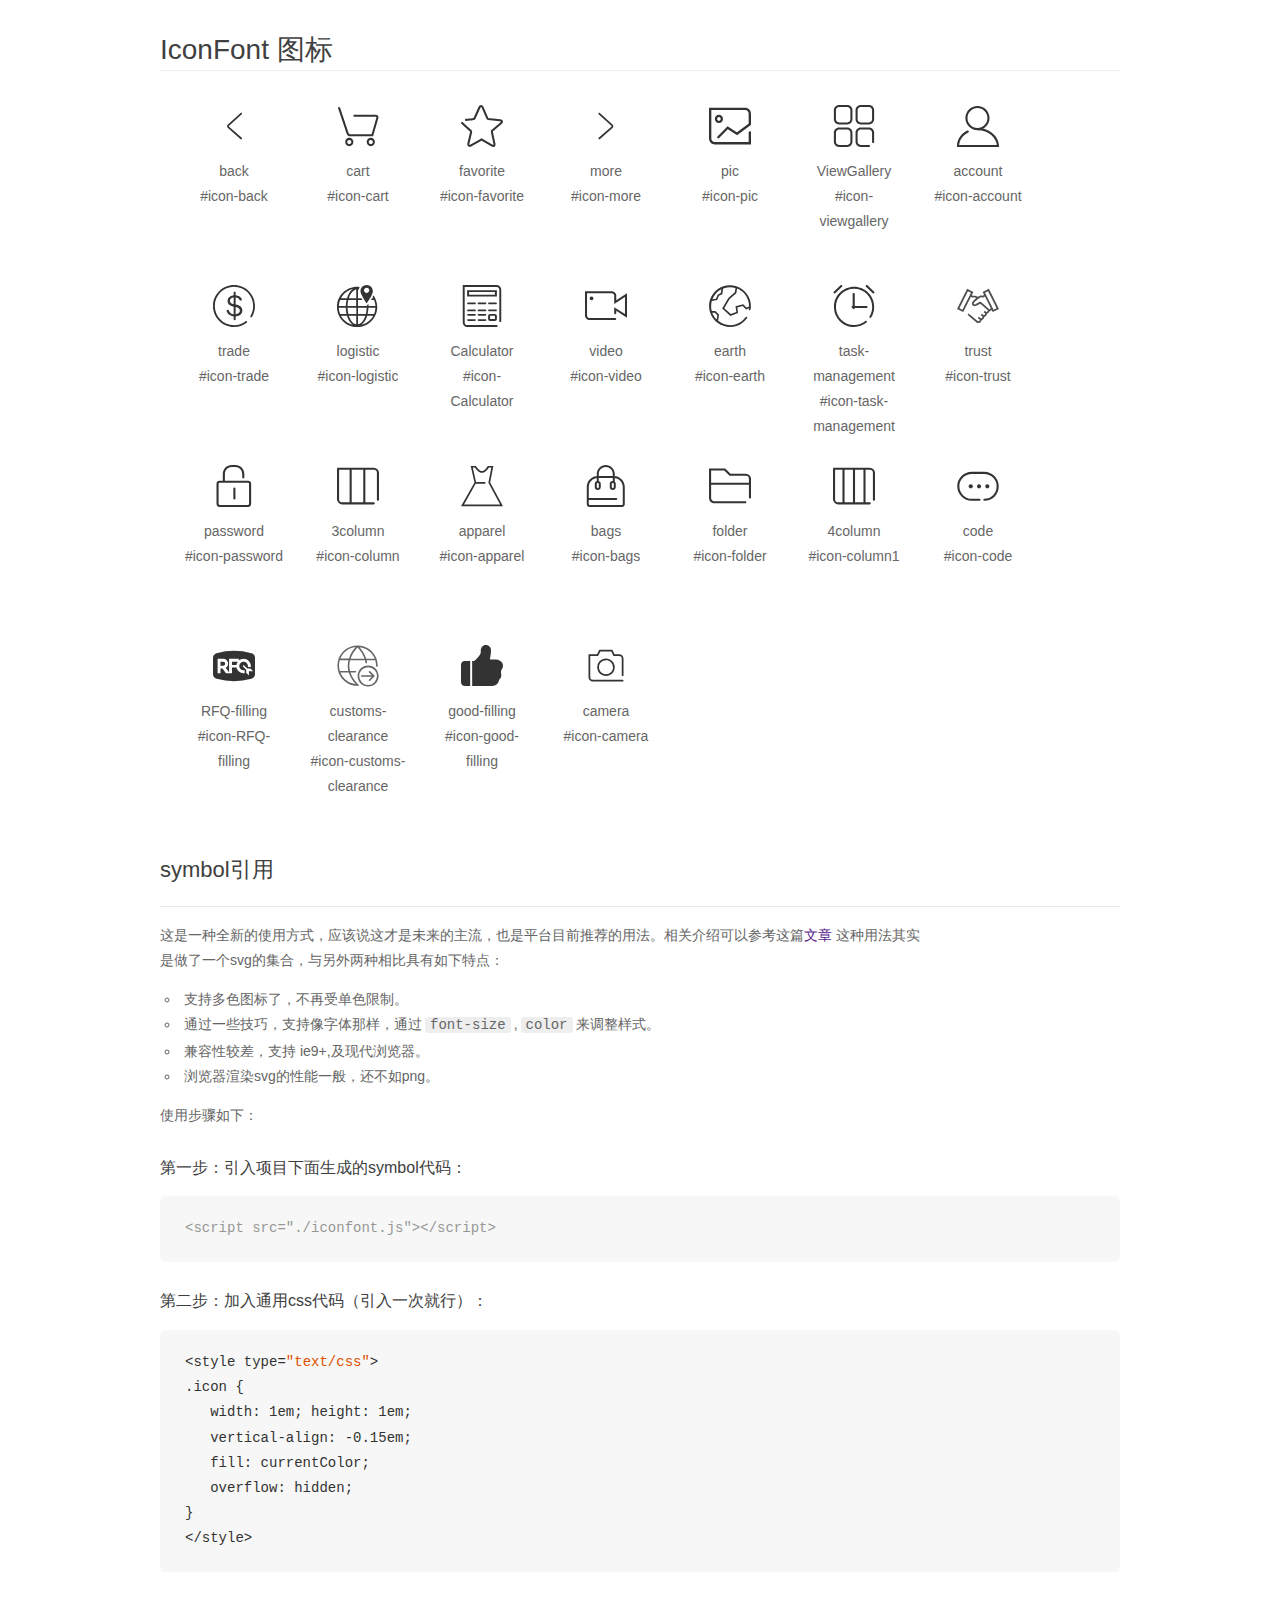
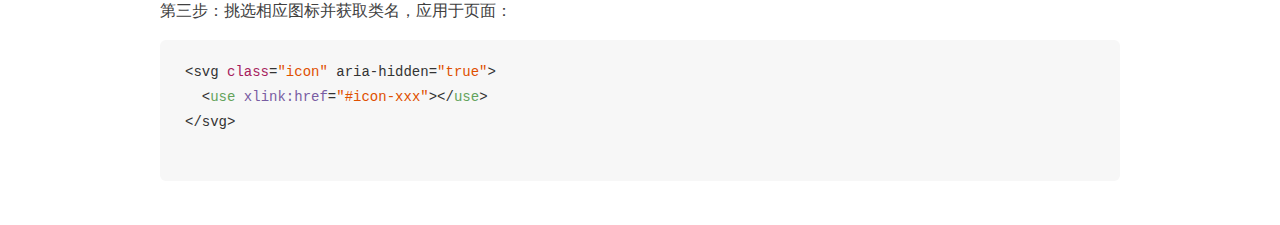
<file: img/Iconfont/font_9zvzjt7k7wb6s9k9/demo_symbol.html>
<!DOCTYPE html>
<html>
<head>
    <meta charset="utf-8"/>
    <title>IconFont</title>
    <link rel="stylesheet" href="demo.css">
    <script src="iconfont.js"></script>

    <style type="text/css">
        .icon {
          /* 通过设置 font-size 来改变图标大小 */
          width: 1em; height: 1em;
          /* 图标和文字相邻时，垂直对齐 */
          vertical-align: -0.15em;
          /* 通过设置 color 来改变 SVG 的颜色/fill */
          fill: currentColor;
          /* path 和 stroke 溢出 viewBox 部分在 IE 下会显示
             normalize.css 中也包含这行 */
          overflow: hidden;
        }

    </style>
</head>
<body>
    <div class="main markdown">
        <h1>IconFont 图标</h1>
        <ul class="icon_lists clear">
            
                <li>
                    <svg class="icon" aria-hidden="true">
                        <use xlink:href="#icon-back"></use>
                    </svg>
                    <div class="name">back</div>
                    <div class="fontclass">#icon-back</div>
                </li>
            
                <li>
                    <svg class="icon" aria-hidden="true">
                        <use xlink:href="#icon-cart"></use>
                    </svg>
                    <div class="name">cart</div>
                    <div class="fontclass">#icon-cart</div>
                </li>
            
                <li>
                    <svg class="icon" aria-hidden="true">
                        <use xlink:href="#icon-favorite"></use>
                    </svg>
                    <div class="name">favorite</div>
                    <div class="fontclass">#icon-favorite</div>
                </li>
            
                <li>
                    <svg class="icon" aria-hidden="true">
                        <use xlink:href="#icon-more"></use>
                    </svg>
                    <div class="name">more</div>
                    <div class="fontclass">#icon-more</div>
                </li>
            
                <li>
                    <svg class="icon" aria-hidden="true">
                        <use xlink:href="#icon-pic"></use>
                    </svg>
                    <div class="name">pic</div>
                    <div class="fontclass">#icon-pic</div>
                </li>
            
                <li>
                    <svg class="icon" aria-hidden="true">
                        <use xlink:href="#icon-viewgallery"></use>
                    </svg>
                    <div class="name">ViewGallery</div>
                    <div class="fontclass">#icon-viewgallery</div>
                </li>
            
                <li>
                    <svg class="icon" aria-hidden="true">
                        <use xlink:href="#icon-account"></use>
                    </svg>
                    <div class="name">account</div>
                    <div class="fontclass">#icon-account</div>
                </li>
            
                <li>
                    <svg class="icon" aria-hidden="true">
                        <use xlink:href="#icon-trade"></use>
                    </svg>
                    <div class="name">trade</div>
                    <div class="fontclass">#icon-trade</div>
                </li>
            
                <li>
                    <svg class="icon" aria-hidden="true">
                        <use xlink:href="#icon-logistic"></use>
                    </svg>
                    <div class="name">logistic</div>
                    <div class="fontclass">#icon-logistic</div>
                </li>
            
                <li>
                    <svg class="icon" aria-hidden="true">
                        <use xlink:href="#icon-Calculator"></use>
                    </svg>
                    <div class="name">Calculator</div>
                    <div class="fontclass">#icon-Calculator</div>
                </li>
            
                <li>
                    <svg class="icon" aria-hidden="true">
                        <use xlink:href="#icon-video"></use>
                    </svg>
                    <div class="name">video</div>
                    <div class="fontclass">#icon-video</div>
                </li>
            
                <li>
                    <svg class="icon" aria-hidden="true">
                        <use xlink:href="#icon-earth"></use>
                    </svg>
                    <div class="name">earth</div>
                    <div class="fontclass">#icon-earth</div>
                </li>
            
                <li>
                    <svg class="icon" aria-hidden="true">
                        <use xlink:href="#icon-task-management"></use>
                    </svg>
                    <div class="name">task-management</div>
                    <div class="fontclass">#icon-task-management</div>
                </li>
            
                <li>
                    <svg class="icon" aria-hidden="true">
                        <use xlink:href="#icon-trust"></use>
                    </svg>
                    <div class="name">trust</div>
                    <div class="fontclass">#icon-trust</div>
                </li>
            
                <li>
                    <svg class="icon" aria-hidden="true">
                        <use xlink:href="#icon-password"></use>
                    </svg>
                    <div class="name">password</div>
                    <div class="fontclass">#icon-password</div>
                </li>
            
                <li>
                    <svg class="icon" aria-hidden="true">
                        <use xlink:href="#icon-column"></use>
                    </svg>
                    <div class="name">3column</div>
                    <div class="fontclass">#icon-column</div>
                </li>
            
                <li>
                    <svg class="icon" aria-hidden="true">
                        <use xlink:href="#icon-apparel"></use>
                    </svg>
                    <div class="name">apparel</div>
                    <div class="fontclass">#icon-apparel</div>
                </li>
            
                <li>
                    <svg class="icon" aria-hidden="true">
                        <use xlink:href="#icon-bags"></use>
                    </svg>
                    <div class="name">bags</div>
                    <div class="fontclass">#icon-bags</div>
                </li>
            
                <li>
                    <svg class="icon" aria-hidden="true">
                        <use xlink:href="#icon-folder"></use>
                    </svg>
                    <div class="name">folder</div>
                    <div class="fontclass">#icon-folder</div>
                </li>
            
                <li>
                    <svg class="icon" aria-hidden="true">
                        <use xlink:href="#icon-column1"></use>
                    </svg>
                    <div class="name">4column</div>
                    <div class="fontclass">#icon-column1</div>
                </li>
            
                <li>
                    <svg class="icon" aria-hidden="true">
                        <use xlink:href="#icon-code"></use>
                    </svg>
                    <div class="name">code</div>
                    <div class="fontclass">#icon-code</div>
                </li>
            
                <li>
                    <svg class="icon" aria-hidden="true">
                        <use xlink:href="#icon-RFQ-filling"></use>
                    </svg>
                    <div class="name">RFQ-filling</div>
                    <div class="fontclass">#icon-RFQ-filling</div>
                </li>
            
                <li>
                    <svg class="icon" aria-hidden="true">
                        <use xlink:href="#icon-customs-clearance"></use>
                    </svg>
                    <div class="name">customs-clearance</div>
                    <div class="fontclass">#icon-customs-clearance</div>
                </li>
            
                <li>
                    <svg class="icon" aria-hidden="true">
                        <use xlink:href="#icon-good-filling"></use>
                    </svg>
                    <div class="name">good-filling</div>
                    <div class="fontclass">#icon-good-filling</div>
                </li>
            
                <li>
                    <svg class="icon" aria-hidden="true">
                        <use xlink:href="#icon-camera"></use>
                    </svg>
                    <div class="name">camera</div>
                    <div class="fontclass">#icon-camera</div>
                </li>
            
        </ul>


        <h2 id="symbol-">symbol引用</h2>
        <hr>

        <p>这是一种全新的使用方式，应该说这才是未来的主流，也是平台目前推荐的用法。相关介绍可以参考这篇<a href="">文章</a>
        这种用法其实是做了一个svg的集合，与另外两种相比具有如下特点：</p>
        <ul>
          <li>支持多色图标了，不再受单色限制。</li>
          <li>通过一些技巧，支持像字体那样，通过<code>font-size</code>,<code>color</code>来调整样式。</li>
          <li>兼容性较差，支持 ie9+,及现代浏览器。</li>
          <li>浏览器渲染svg的性能一般，还不如png。</li>
        </ul>
        <p>使用步骤如下：</p>
        <h3 id="-symbol-">第一步：引入项目下面生成的symbol代码：</h3>
        <pre><code class="lang-js hljs javascript"><span class="hljs-comment">&lt;script src="./iconfont.js"&gt;&lt;/script&gt;</span></code></pre>
        <h3 id="-css-">第二步：加入通用css代码（引入一次就行）：</h3>
        <pre><code class="lang-js hljs javascript">&lt;style type=<span class="hljs-string">"text/css"</span>&gt;
.icon {
   width: <span class="hljs-number">1</span>em; height: <span class="hljs-number">1</span>em;
   vertical-align: <span class="hljs-number">-0.15</span>em;
   fill: currentColor;
   overflow: hidden;
}
&lt;<span class="hljs-regexp">/style&gt;</span></code></pre>
        <h3 id="-">第三步：挑选相应图标并获取类名，应用于页面：</h3>
        <pre><code class="lang-js hljs javascript">&lt;svg <span class="hljs-class"><span class="hljs-keyword">class</span></span>=<span class="hljs-string">"icon"</span> aria-hidden=<span class="hljs-string">"true"</span>&gt;<span class="xml"><span class="hljs-tag">
  &lt;<span class="hljs-name">use</span> <span class="hljs-attr">xlink:href</span>=<span class="hljs-string">"#icon-xxx"</span>&gt;</span><span class="hljs-tag">&lt;/<span class="hljs-name">use</span>&gt;</span>
</span>&lt;<span class="hljs-regexp">/svg&gt;
        </span></code></pre>
    </div>
</body>
</html>
</file>
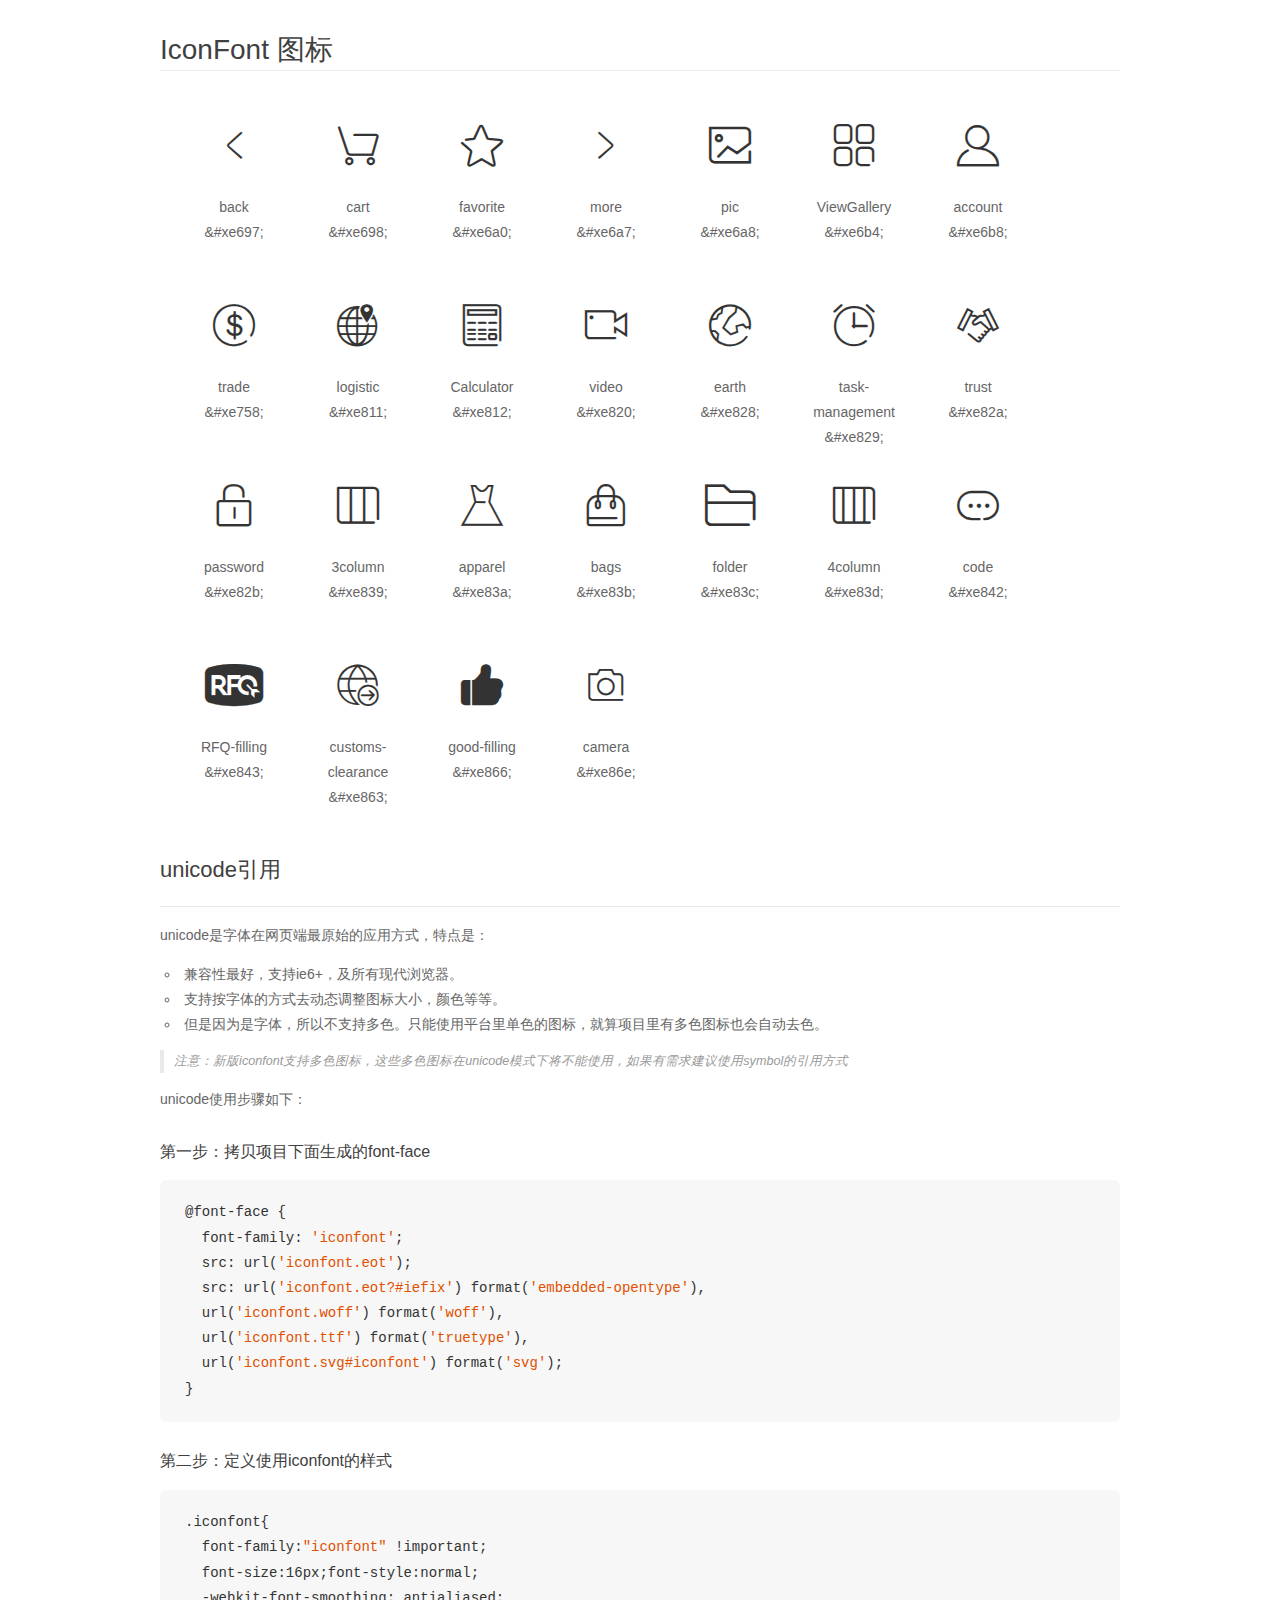
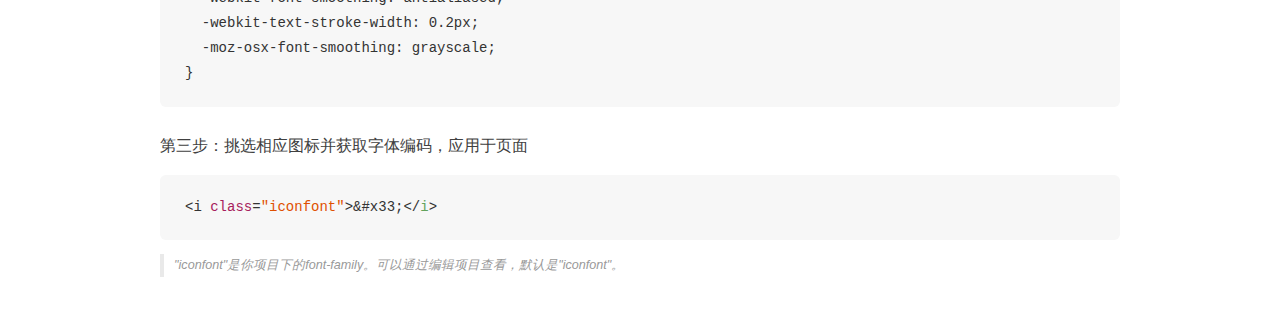
<file: img/Iconfont/font_9zvzjt7k7wb6s9k9/demo_unicode.html>
<!DOCTYPE html>
<html>
<head>
    <meta charset="utf-8"/>
    <title>IconFont</title>
    <link rel="stylesheet" href="demo.css">

    <style type="text/css">

        @font-face {font-family: "iconfont";
          src: url('iconfont.eot'); /* IE9*/
          src: url('iconfont.eot#iefix') format('embedded-opentype'), /* IE6-IE8 */
          url('iconfont.woff') format('woff'), /* chrome, firefox */
          url('iconfont.ttf') format('truetype'), /* chrome, firefox, opera, Safari, Android, iOS 4.2+*/
          url('iconfont.svg#iconfont') format('svg'); /* iOS 4.1- */
        }

        .iconfont {
          font-family:"iconfont" !important;
          font-size:16px;
          font-style:normal;
          -webkit-font-smoothing: antialiased;
          -webkit-text-stroke-width: 0.2px;
          -moz-osx-font-smoothing: grayscale;
        }

    </style>
</head>
<body>
    <div class="main markdown">
        <h1>IconFont 图标</h1>
        <ul class="icon_lists clear">
            
                <li>
                <i class="icon iconfont">&#xe697;</i>
                    <div class="name">back</div>
                    <div class="code">&amp;#xe697;</div>
                </li>
            
                <li>
                <i class="icon iconfont">&#xe698;</i>
                    <div class="name">cart</div>
                    <div class="code">&amp;#xe698;</div>
                </li>
            
                <li>
                <i class="icon iconfont">&#xe6a0;</i>
                    <div class="name">favorite</div>
                    <div class="code">&amp;#xe6a0;</div>
                </li>
            
                <li>
                <i class="icon iconfont">&#xe6a7;</i>
                    <div class="name">more</div>
                    <div class="code">&amp;#xe6a7;</div>
                </li>
            
                <li>
                <i class="icon iconfont">&#xe6a8;</i>
                    <div class="name">pic</div>
                    <div class="code">&amp;#xe6a8;</div>
                </li>
            
                <li>
                <i class="icon iconfont">&#xe6b4;</i>
                    <div class="name">ViewGallery</div>
                    <div class="code">&amp;#xe6b4;</div>
                </li>
            
                <li>
                <i class="icon iconfont">&#xe6b8;</i>
                    <div class="name">account</div>
                    <div class="code">&amp;#xe6b8;</div>
                </li>
            
                <li>
                <i class="icon iconfont">&#xe758;</i>
                    <div class="name">trade</div>
                    <div class="code">&amp;#xe758;</div>
                </li>
            
                <li>
                <i class="icon iconfont">&#xe811;</i>
                    <div class="name">logistic</div>
                    <div class="code">&amp;#xe811;</div>
                </li>
            
                <li>
                <i class="icon iconfont">&#xe812;</i>
                    <div class="name">Calculator</div>
                    <div class="code">&amp;#xe812;</div>
                </li>
            
                <li>
                <i class="icon iconfont">&#xe820;</i>
                    <div class="name">video</div>
                    <div class="code">&amp;#xe820;</div>
                </li>
            
                <li>
                <i class="icon iconfont">&#xe828;</i>
                    <div class="name">earth</div>
                    <div class="code">&amp;#xe828;</div>
                </li>
            
                <li>
                <i class="icon iconfont">&#xe829;</i>
                    <div class="name">task-management</div>
                    <div class="code">&amp;#xe829;</div>
                </li>
            
                <li>
                <i class="icon iconfont">&#xe82a;</i>
                    <div class="name">trust</div>
                    <div class="code">&amp;#xe82a;</div>
                </li>
            
                <li>
                <i class="icon iconfont">&#xe82b;</i>
                    <div class="name">password</div>
                    <div class="code">&amp;#xe82b;</div>
                </li>
            
                <li>
                <i class="icon iconfont">&#xe839;</i>
                    <div class="name">3column</div>
                    <div class="code">&amp;#xe839;</div>
                </li>
            
                <li>
                <i class="icon iconfont">&#xe83a;</i>
                    <div class="name">apparel</div>
                    <div class="code">&amp;#xe83a;</div>
                </li>
            
                <li>
                <i class="icon iconfont">&#xe83b;</i>
                    <div class="name">bags</div>
                    <div class="code">&amp;#xe83b;</div>
                </li>
            
                <li>
                <i class="icon iconfont">&#xe83c;</i>
                    <div class="name">folder</div>
                    <div class="code">&amp;#xe83c;</div>
                </li>
            
                <li>
                <i class="icon iconfont">&#xe83d;</i>
                    <div class="name">4column</div>
                    <div class="code">&amp;#xe83d;</div>
                </li>
            
                <li>
                <i class="icon iconfont">&#xe842;</i>
                    <div class="name">code</div>
                    <div class="code">&amp;#xe842;</div>
                </li>
            
                <li>
                <i class="icon iconfont">&#xe843;</i>
                    <div class="name">RFQ-filling</div>
                    <div class="code">&amp;#xe843;</div>
                </li>
            
                <li>
                <i class="icon iconfont">&#xe863;</i>
                    <div class="name">customs-clearance</div>
                    <div class="code">&amp;#xe863;</div>
                </li>
            
                <li>
                <i class="icon iconfont">&#xe866;</i>
                    <div class="name">good-filling</div>
                    <div class="code">&amp;#xe866;</div>
                </li>
            
                <li>
                <i class="icon iconfont">&#xe86e;</i>
                    <div class="name">camera</div>
                    <div class="code">&amp;#xe86e;</div>
                </li>
            
        </ul>
        <h2 id="unicode-">unicode引用</h2>
        <hr>

        <p>unicode是字体在网页端最原始的应用方式，特点是：</p>
        <ul>
        <li>兼容性最好，支持ie6+，及所有现代浏览器。</li>
        <li>支持按字体的方式去动态调整图标大小，颜色等等。</li>
        <li>但是因为是字体，所以不支持多色。只能使用平台里单色的图标，就算项目里有多色图标也会自动去色。</li>
        </ul>
        <blockquote>
        <p>注意：新版iconfont支持多色图标，这些多色图标在unicode模式下将不能使用，如果有需求建议使用symbol的引用方式</p>
        </blockquote>
        <p>unicode使用步骤如下：</p>
        <h3 id="-font-face">第一步：拷贝项目下面生成的font-face</h3>
        <pre><code class="lang-js hljs javascript">@font-face {
  font-family: <span class="hljs-string">'iconfont'</span>;
  src: url(<span class="hljs-string">'iconfont.eot'</span>);
  src: url(<span class="hljs-string">'iconfont.eot?#iefix'</span>) format(<span class="hljs-string">'embedded-opentype'</span>),
  url(<span class="hljs-string">'iconfont.woff'</span>) format(<span class="hljs-string">'woff'</span>),
  url(<span class="hljs-string">'iconfont.ttf'</span>) format(<span class="hljs-string">'truetype'</span>),
  url(<span class="hljs-string">'iconfont.svg#iconfont'</span>) format(<span class="hljs-string">'svg'</span>);
}
</code></pre>
        <h3 id="-iconfont-">第二步：定义使用iconfont的样式</h3>
        <pre><code class="lang-js hljs javascript">.iconfont{
  font-family:<span class="hljs-string">"iconfont"</span> !important;
  font-size:<span class="hljs-number">16</span>px;font-style:normal;
  -webkit-font-smoothing: antialiased;
  -webkit-text-stroke-width: <span class="hljs-number">0.2</span>px;
  -moz-osx-font-smoothing: grayscale;
}
</code></pre>
        <h3 id="-">第三步：挑选相应图标并获取字体编码，应用于页面</h3>
        <pre><code class="lang-js hljs javascript">&lt;i <span class="hljs-class"><span class="hljs-keyword">class</span></span>=<span class="hljs-string">"iconfont"</span>&gt;&amp;#x33;<span class="xml"><span class="hljs-tag">&lt;/<span class="hljs-name">i</span>&gt;</span></span></code></pre>

        <blockquote>
        <p>"iconfont"是你项目下的font-family。可以通过编辑项目查看，默认是"iconfont"。</p>
        </blockquote>
    </div>


</body>
</html>
</file>
<file: css/index.css>
/*
* @Author: Administrator
* @Date:   2018-01-03 16:35:22
* @Last Modified by:   Administrator
* @Last Modified time: 2018-01-05 16:45:22
*/
* {margin:0;border: 0;padding:0;font-family: "微软雅黑";}

body {
	transition: all 1s ease;
}


@media screen and (max-width: 1000px){
	#left {
		display: none;
	}
}



/* @media screen and (min-width: 1200px){
	#left {
		display: block;
	}
} */

#left {
	display: none;
	overflow: hidden;
	position: fixed;
	top: 0;
	left: 10px;
	height: 100%;
	width: 85px;
	/* border: 1px solid #000; */
	z-index: 3;
	transition: all 0.4s ease;
	/* opacity: 0; */
}

#left>ul {
	display: block;
	width: 97%;
	height: 350px;
	position: absolute;
	top: 0;
	left: 0;
	bottom: 0;
	right: 0;
	margin: auto;
	border: 1px solid #ddd;
	border-radius: 5px;
}

#left>ul>li {
	display: block;
	list-style: none;
	width: 90%;
	height: 11.6%;
	margin: 2px auto;
	border-bottom: 1px #ddd solid;
	border-radius: 5px;
	text-align: center;
	line-height: 40px;
	font-size: 13px;
	text-decoration: none;
	color: #666;
}


#right {
	display: block;
	position: fixed;
	top: 0;
	right: 0;
	width: 35px;
	height: 100%;
	background: #111;
	z-index: 5;
}

#rightCenter{
	height: 70%;
	position: absolute;
	margin: auto;
	left: 0;
	top: 0;
	bottom: 0;
	right: 0;
}

#zhanghao {
	width:35px;
	height: 70px;
	position: relative;
	background: black;
}
#zhanghaobg {
	position: absolute;
	top:0;
	left: 0;
	width: 35px;
	height: 70px;
	background: black;
	z-index: 6;
}

#zhanghao:hover dl {
	left: -257px;
}

#zhanghaobg>p {
	text-align: center;
	line-height: 20px;
	font-size: 12px;
}

#zhanghaobg>p>a {	
	color: white;
	font-size: 12px;
}

#gouwudai {
	background: #df147f;
	padding: 0;
	padding-top: 10px;
	width: 35px;
	height: 140px;
	position: relative;
	margin: 0;
}

#gouwudaibg>p {
	text-align: center;
	color: white;
	line-height: 20px;
}

#gouwudaibg {
	position: absolute;
	margin: 0;
	width: 35px;
	height: 152px;
	padding-top: 8px;
	background: #df147f;
	top:0;
	left: 0;
	z-index: 6;
}

#gouwudaibg>p>span {
	display: inline-block;
	background: white;
	color: #df147f;
	width: 20px;
	height: 20px;
	border-radius: 10px;
	line-height: 20px;
	font-size: 12px;
}

#rightCenter>ul {
	margin: 8px  0 40px 0; 
	background: black;
}

#rightCenter>ul>li {
	list-style: none;
	text-align: center;
	line-height: 45px;
	height: 45px;
	position: relative;
}

#zhanghao>dl {
	display: block;
	position: absolute;
	top:0;
	left: 0px;
	background: white;
	border: 1px solid #ddd;
	transition: all 0.4s ease-in-out;
	z-index: 4;
}



#zhaonghao>dl>dt {
	display: block;
	width: 100%;
	overflow: hidden;
	clear: both;
}

#zhanghao>dl>dt>img {
	display: block;
	border: 3px solid #fff;
	box-shadow: 0 0 5px #999;
	margin: 0 auto;
}

#zhanghao>dl>dt>p {
	width:100%;
	text-align: center;
	font-size: 12px;
	color: #555;
	margin: 10px 0;
	line-height: 30px;
}

#zhanghao>dl>dt>p>span {
	color: #f10180;
}


#zhanghao>dl>dt>ul{
	overflow: hidden;
}

#zhanghao>dl>dd {
	display: block;
	width: 255px;
	background: #eee;
	overflow: hidden;
	border-top: #ccc 1px solid;
	border-bottom: #ccc 1px solid;
}

#zhanghao>dl>dd>ul>li {
	list-style: none;
	float: left;
	width: 127px;
	background: #eee;
	padding-top: 20px;
}

#zhanghao>dl>dd>ul>li>a {
	display: block;
	width:100%;
	height: 80px;
	text-align: center;
	text-decoration: none;
	font-size: 12px;
	line-height: 25px;
	color: #555;
}

#zhanghao>dl>p {
	text-align: right;
	padding-right: 20px;
}
#zhanghao>dl>p>a {
	text-decoration: none;
	color: rgb(10, 133, 182);
	font-size: 12px;
	line-height: 40px;
}

#zhanghao>dl>dt {
	display: block;
	width: 255px;
	
}



#rightCenter>ul>li:hover i{
	background: #df147f;
	z-index: 6;
}

#rightCenter>ul>li:hover p {
	left: -118px;
	z-index: 3;
}

#rightCenter>ul>li>i {
	position: absolute;
	display: inline-block;
	width: 35px;
	top: 0;
	left: 0;
	text-align: center;
	z-index: 6;
	line-height: 45px;
	background: black;
}

#rightCenter>ul>li>p {
	position: absolute;
	width: 120px;
	line-height: 33px;
	background: white;
	left: 0px;
	top: 5px;
	border-radius: 5px;
	border: 1px solid #999;
	transition: all 0.2s ease;
	z-index: 3;
}

#rightBottom {
	position: absolute;
	bottom: 0;
	height: 14%;
	width: 100%;
}



#rightBottom>ul>li {
	list-style: none;
	margin: 6px 0;
	text-align: center;
	height: 35px;
	position: relative;
}

#rightBottom>ul>li>p {
	position: absolute;
	display: block;
	font-size: 15px;
	border: 1px solid #666;
	border-radius: 4px;
	width: 150px;
	background: white;
}

#rightBottom>ul>li:hover i{
	background: #df147f;
	z-index: 6;
}

#rightBottom>ul>li:hover p {
	left: -118px;
	z-index: 3;
}

#rightBottom>ul>li>i {
	position: absolute;
	display: inline-block;
	width: 35px;
	top: 0;
	left: 0;
	text-align: center;
	z-index: 6;
	line-height: 35px;
	background: black;
}

#rightBottom>ul>li>p {
	position: absolute;
	width: 120px;
	line-height: 33px;
	background: white;
	left: 0px;
	top: 0;
	border-radius: 5px;
	border: 1px solid #999;
	transition: all 0.2s ease;
	z-index: 3;
}

.head {
	width: 100%;
	background: #eee;
}



.pink {
	color: #F10180;
}

.container {
	display: block;
	width: 1100px;
	margin: 0 auto;
	
}

.container>.top:after{display: block; clear: both; content: ''}

.topl>#place {
	border: 0;
	font-size: 13px;
	color: #666;
	line-height: 25px;
	padding-left: 5px;
}

.topl>#province {
	display: none;
	font-size: 14px;
	padding: 10px;
	background: white;
	width: 550px;
	position: absolute;
	top: 21px;
	left: 0px;
	z-index: 2;
}
.topl>#province>p {
	line-height: 40px;
}
.topl>#province>p>#X {
	display: block;
	float: right;
	background: white;
}

.topl>#province>dl {
	display: block;
}

.topl>#province>dl>dt {
	display: block;
	width: 70px;
	float: left;
	border: 1px solid #ccc;
	border-top: 3px solid  #F10180;
	border-bottom: 0;
	text-align: center;
	line-height: 30px;
}

.topl>#province>dl>dd {
	clear: both;
	height: 1px;
	width: 100%;
	border-bottom: 1px solid #ccc;
}
.topl>#province>table{
	margin: 15px 0 0 20px;
}
.topl>#province>table tr>td>a {
	color: #999;
}
.topl>#province>table tr>td>a:hover {
	background: #F10180;
	color: white;
}



.topl,.topr {
	float: left;
}

.topl {
	position: relative;
	float: left;
}

.topl>button {
	display: block;
	line-height: 25px;
	background: transparent;
}

.topr {
	float:right;
	position: relative;
}



.topr>#denglu {
	border: #999 1px solid;
	position: absolute;
	top:26px;
	left: 50px;
	width: 250px;
	background: white;
	padding-top: 20px;
	z-index: 2;
	padding: 10px;
	display: none;
}

.topr>#denglu>dl>dt {
	display: block;
	float: left;
}

.topr>#denglu>dl>dt>img {
	float: left;
}

.topr>#denglu>dl>dt>p {
	float: left;
	line-height: 60px;
	width: 150px;
	font-size: 14px;
	color: #999;
	border-bottom: 1px dashed #333;
}

.topr>#denglu>dl>dd{
	display: block;
	float: left;
}

.topr>#denglu>dl>dd>table {
	margin: 10px 0 0 25px;
	font-size: 13px;
	color: #999;
	line-height: 30px;
}

.topr>#denglu>dl>dd>table tr>td>a:hover {
	color :#f10180;
} 

#qiandaoyl {
	position: relative;
}

#qiandaoyl:hover {
	background: white;
}

#qiandaoyl:hover #qiandao {
	display: block;
}

#qiandao:hover {
	background: white;
}


#qiandao {
	position: absolute;
	display: none;
	width: 450px;
	background: white;
	top: 22px;
	left: -170px;
	z-index: 2;
}

#qiandao>dt{
	display: block;
	overflow: hidden;
	width: 450px;
}

#qiandao>dt>ul {
	display: block;
	overflow: hidden;
	margin: 0 auto;
	text-align: center;
}

#qiandao>dt>ul>li {
	display: inline-block;
	margin: 0;
}

#qiandao>dt>#circles {
	padding-left: 31px;
	margin: 35px 0 10px 0;
}

#qiandao>dt>#circles>.circle {
	display: block;
	width: 4px;
	height: 4px;
	border: 7px #ccc solid;
	border-radius: 50%;
	padding:0;
}

#qiandao>dt>ul>.line {
	width: 41px;
	height: 0px;
	margin-top: 8px;
	/* background: #ccc; */
	border:1px solid #ccc;
	padding: 0;
}

#qiandao>dt>.days {
	padding: 0 0 20px 10px;
}

#qiandao>dt>.days>li {
	display: block;
	width: 37px;
	font-size: 13px;
}



#qiandao>dd>p {
	overflow: hidden;
	width: 400px;
	margin: 0 auto;
	border-top: 1px solid #eee;
}

#qiandao>dd>p>a {
	line-height: 40px;
	font-size: 12px;
}

#qiandao>dd>p>button {
	display: block;
	float: right;
	margin-top: 10px;
	height: 22px;
	width: 50px;
	border-radius: 5px;
	background-color: #F10180;
	color: white;
}

#wodetemai {
	position: relative;
}

#wodetemai:hover #temai{
	display: block;
}

#wodetemai:hover {
	background: white;
	color: black;
}

#wodetemai>ul{
	display: none;
	float: none;
	width: 92px;
	font-size: 13px;
	position: absolute;
	line-height: 28px;
	top: 26px;
	left: 0;
	font-family: "微软雅黑";
}

#wodetemai>ul>li {
	display: block;
	width: 92px;
	background: white;
	text-align: center;
	padding: 0;
}



#temai>li:hover {
	background: #f10180;
	color: white;
}

#huiyuanjlb {
	position: relative;
}

#huiyuanjlb:hover {
	background: white;
	color: balck;
}

#huiyuanjlb:hover #jlb{
	display: block;
}



#huiyuanjlb>ul{
	padding: 0;
	display: none;
	float: none;
	width: 96px;
	font-size: 13px;
	position: absolute;
	line-height: 28px;
	top: 25px;
	left: 0px;
	font-family: "微软雅黑";
	background: white;
}

#huiyuanjlb>ul>li {
	display: block;
	text-align: center;
	width: 77px;
}

#huiyuanjlb>ul>li:hover {
	background: #f10180;
	color: white;
}

#kehufuwu {
	position:relative;
}

#kehufuwu:hover {
	background: white;
}



#kehufuwu:hover #fuwu{
	display: block;
}

#kehufuwu>ul{
	display: none;
	float: none;
	width: 92px;
	font-size: 13px;
	position: absolute;
	line-height: 28px;
	top: 25px;
	left: 0px;
	font-family: "微软雅黑";
	background: white;
}

#kehufuwu>ul>li {
	display: block;	
	padding: 0;
	width: 68px;
	padding: 0 12px;
	text-align: center;
}

#kehufuwu>ul>li:hover {
	background: #f10180;
}

#kehufuwu>ul>li:hover a{
	color: white;
}

#shoujiban {
	position: relative;
}

#shoujiban:hover {
	background: white;
}

#shoujiban:hover #qrcode {
	display: block;
}

#shoujiban>dl {
	display: none;
	padding:10px 10px 0 10px; 
	background: white;
	position: absolute;
	top: 27px;
    left: -90px;
	z-index: 2;
}

#shoujiban>dl>dd {
	font-size: 13px;
	font-weight: 500;
	line-height: 20px;
}

#shoujiban>dl>dt>img {
	width: 150px;
	height: 150px;
}

#more {
	position: relative;
}

#more:hover {
	background: white;
}

#more:hover #more-cont {
	display: block;
}

#more>dl {
	position: absolute;
	top: 27px;
	left: -200px;
	background: white;
	width: 270px;
	padding: 10px;
	z-index: 2;
	display: none;
}

#more>dl>dd {
	width: 100%;
	height: 1px;
	border-bottom: 1px dashed #ccc;
	margin: 14px auto;
}

#more>dl>dt>p {
	text-align: left;
	line-height: 26px;
	font-size: 14px;
	font-family: "微软雅黑";
}

#more>dl>dt>p>a {
	text-align: left;
	line-height: 26px;
	font-size: 13px;
	font-family: "微软雅黑";
}


.topr ul li {
	display: block;
	float: left;
	text-align: center;
	padding: 0 12px;
	border:1px solid transparent;
}



.topr>ul>li>a {
	text-decoration: none;
	font-size: 13px;
	color: #555;
	line-height: 25px;
	font-family: "微软雅黑";
}

.topr>ul>p {
	float: left;
	line-height: 25px;
	color: #ccc;
	font-size: 10px;
	
}

.headcenter {
	width: 100%;
	background: #fff;
	overflow: hidden;
}

.hc>ul {
	display: block;
	overflow: hidden;
	padding: 0;
	float: left;
}
.hc>ul>li {
	display: block;
 	list-style: none;
 	float: left;
 	margin: 0 10px;
 	text-align: center;
}

.hc>ul>li>a {
	line-height: 85px;
	text-decoration: none;
	color: #999;
	font-size: 18px;
	text-align: center;
}

#shopcar {
	float: right;
	margin-left: 20%;
	overflow: hidden;
}

#shopcar>p{
	display: block;
	width: 90px;
	border: 1px solid #999;
	border-radius: 5px;
	line-height: 30px;
	font-size: 13px;
	text-align: center;
	margin: 30px 0;
}

#shopcar>p>span {
	display: inline-block;
	/* height: 14px;
	width: 20px; */
	padding: 0 6px;
	border-radius: 7px;
	background: #F10180;
	line-height: 14px;
	vertical-align: middle;
	margin-bottom: 3px;
	color: white;
	font-weight: bold;
}

#navbar {
	background: #F10180;
	overflow: hidden;
	width: 100%;
	z-index: 4;
}

#navbar>.container>ul  {
	overflow: hidden;
	display: block;
	float: left;
}

#navbar>.container>ul>li {
	display: block;
	float: left;
	width: 70px;
	text-align: center;
}

#navbar>.container>ul>li>a {
	color: white;
	text-decoration: none;
	font-size: 16px;
	line-height: 40px;
}

.navbarr {
	float: right;
}
.navbarr>ul {
	display: block;
	float: right;
	overflow: hidden;
}

.navbarr>ul>li {
	display: block;
	width: 80px;
	float: left;
	text-align: center;
}

.navbarr>ul>li>a {
	line-height: 40px;
	text-decoration: none;
	font-size: 16px;
	color: white;
}

.navbarr>ul>p {
	float: left;
	line-height: 40px;
}

.banner {
	display: block;
	width: 100%;
	margin:0 auto;
	background: url(../img/bannerbgimg.jpg) no-repeat;
	background-size: 100% 100%;
	height: 400px;
	overflow: hidden;
	box-shadow: 0 0 10px #f10180;
}

.banner>.image {
	width: 840px;
	height: 600px;
	border: 10px solid rgb(255, 255, 255);
	margin: 20px auto;
	background: white;
	position: relative;
	overflow: hidden;
	box-shadow: 0 0 200px #f10180 ;
	padding: 0;
}

.banner>.image>#scoll {
	width: 5160px;
	height: 340px;
	position: absolute;
	transition: all 1s ease;
}

.banner>.image:hover #prev {
	display: block;
}

.banner>.image:hover #next {
	display: block;
}

.banner>.image>#scoll>img {
	width: 860px;
	height: 340px;
	display: block;
	float:left;
}

.banner>.image>ul{
	display: block;
	overflow: hidden;
	position: relative;
	top: 341px;
}

.banner>.image>ul>li {
	float: left;
	display: block;
	text-decoration: none;
	width: 164px;
	border-bottom: 2px solid transparent;
	text-align: center;
}

.banner>.image>ul>li>a {
	font-size: 13px;
	line-height: 27px;
	text-decoration: none;
	color: #666;
}

.banner>.image>ul>span {
	display: block;
	float: left;
	color: #ddd;
	font-size: 12px;
	line-height: 25px;
}

#prev {
	display: none;
	position: absolute;
	top: 134px;
	left: -4px;
	width:50px;
	height: 65px;
	background: rgba(0,0,0,0.4);
	color: #ccc;
	z-index: 2;
	transition: all 1s ease;
}



#next {
	display: none;
	position: absolute;
	top: 134px;
	left: 790px;
	width: 50px;
	height: 65px;
	background: rgba(0,0,0,0.4);
	color: #ccc;
	transition: all 1s ease;
	z-index: 2;
}

#scollline {
	display: block;
	width: 164px;
	height: 0;
	border: 1px solid #f10180;
	position: absolute;
	top: 368px;
	left: 0px;
	z-index: 4;
	transition: all 1s ease;
}

.xinrenyx img:hover{
	opacity: 0.7;
	transition: all 0.5s ease;
}

.xinrenyx>p {
	margin-top: 20px;
	text-align: center;
	font-size: 30px;
	line-height: 60px;
}

.xinrenyx>ul {
	display: block;
	overflow: hidden;
}
.xinrenyx>ul>li {
	display: block;
	text-decoration: none;
	float: left;
	width: 12%;
	text-align: center;
}

.xinrenyx>ul>li>a>img {
	display: block;
	margin:  0 auto;
	transition: all 0.4s ease;
}

.xinrenyx>ul>li>a>img:hover {
	transform: rotateY(180deg);	
}

.xinrenyx>dl {
	display: block;
	float: left;
	width: 540px;
	margin: 30px 4px 0 4px;
	position: relative;
	overflow: hidden;
}

.xinrenyx>dl>dt>img {
	display: block;
	
	width: 100%;
}

.xinrenyx>dl>dd {
	width: 100%;
	position: absolute;
	top: 212px;
	left: 0;
}

.xinrenyx>dl>dd>ul {
	text-align: center;
	margin-left: 7px;
}

.xinrenyx>dl>dd>ul>li {
	list-style: none;
	float: left;
	background: white;
	width: 113px;
	height: 113px;
	margin: 0 6px;
	padding: 3px;
	border-radius: 8px;
}

.xinrenyx>dl>dd>ul>li>img {
	margin-top: 10px;
	transition: all 1s ease;
}

.xinrenyx>dl>dd>ul>li>img:hover {
	transform: rotateZ(360deg);
}

.xinrenyx>dl>dd>ul>li>p {
	line-height: 26px;
	font-size: 14px;
}

.title {
	display: block;
	overflow: hidden;
	width: 100%;
	height: 100px;
	position: relative;
}

 .title>dt {
	display: block;
	clear: both;
	margin: 50px auto;
	width: 100%;
	border-bottom: 1px dashed #fc66b6;
} 

.title>dd>p {
	font-size: 30px;
	text-align: center;
	background: white;
}

.title>dd>p>span {
	display: inline-block;
	font-size: 38px;
	font-family: cursive;
	color: red;
	font-weight: blod;
}

.title>dd {
	display: block;
	width: 680px;
	position: absolute;
	top:20px;
	left:260px;
}

.temaigoods {
	overflow: hidden;
}

.temaigoods>dl {
	display: block;
	width: 510px;
	margin: 15px 20px;
	height: 330px;
	float: left;
	position: relative;
	box-shadow: #666 5px 5px 10px;
}

.temaigoods>dl>dt {
	display: block;
	width: 100%;
	height: 100%;
	background-repeat: no-repeat;
	background-size: 100% 100%;
}

.temaigoods>dl:hover dd {
	opacity: 1;;
}

.temaigoods>dl:hover dt{
	-webkit-filter: blur(3px);
	-moz-filter: blur(3px);
    -o-filter: blur(3px);
    -ms-filter: blur(3px);
    filter: blur(3px);
}

.temaigoods>dl>dd{
	display: block;
	position: absolute;
	width: 470px;
	top: 18px;
	overflow: hidden;
	left: 20px;
	background: white;
	border-radius: 20px;
	z-index: 2;
	padding-top: 6px;
	opacity: 0;
	transition: all 0.5s ease;
}

.temaigoods>dl>dd>ul {
	overflow: hidden;
	width: 470px;
}

.temaigoods>dl>dd>ul>li{
	list-style: none;
	float: left;
	width: 130px;
	color: #aa2b6f;
	margin: 0 12px;
	text-align: center;
} 

.temaigoods>dl>dd>ul>li>a>img {
	width: 130px;
	float: left;
	height: 164px;
	margin: 0 6px;
}

.temaigoods>dl>dd>.row {
	display: block;
	width: 470px;
	border-top: 1px dotted #666;
	margin-top: 30px;
	position: relative;
}

.temaigoods>dl>dd>.row>img {
	width: 100px;
	margin: 5px 0 10px 25px;
}

.temaigoods>dl>dd>.row>p {
	display: block;
	font-size: 13px;
	width: 90px;
	line-height: 22px;
	border-radius: 12px;
	text-align: center;
	border: 1px solid #aaa;
	position: absolute;
	top: 25px;
	left: 160px;
}


.temaigoods>dl>dd>.row>p:hover {

	border: 1px solid #fc66b6;
	background: #f10180;
	color: white;
	box-shadow: #f10180  0 0 5px;
}

.temaigoods>dl>dd>.row>span {
	display: block;
	width: 120px;
	text-align: center;
	line-height: 25px;
	font-size: 15px;
	border:1px solid ;
	border-radius: 5px;
	position: absolute;
	top: 22px;
	left: 310px;
}

.temaigoods>dl>dd>.row>span:hover {
	background: black;
	color: white;
}

.title-left {
	display: block;
	margin: 20px 0 20px 0;
	border-bottom: 1px solid #000;
}

.title-left>p {
	display: inline-block;
	font-size: 15px;
	color: #aaa;
	line-height: 25px;
	border-bottom: 2px solid black;
}

.title-left>p>span {
	font-size: 30px;
	color: black;
}

.lists-fd {
	overflow: hidden;
}

.lists-fd>dl{
	display: block;
	width: 525px;
	margin: 10px 10px;
	float:left;
}

.lists-fd>dl>dt {
	width: 525px;
	height: 250px;
	position: relative;
	overflow: hidden;
}

.lists-fd>dl>dt>img {
	width: 100%;
	position: absolute;
	top: 0;
	left: 0;
	transition: all 0.2s ease;
}

.lists-fd>dl>dt>p {
	position: absolute;
	width: 98%;
	bottom: 0;
	left: 0;
	background: rgba(0,0,0,0.4);
	color: #eee;
	font-size: 14px;
	line-height: 30px;
	padding-left: 10px;
}

.lists-fd>dl>dt>p>span {
	float: right;
	margin: 5px 15px 0 0;
	display: block;
	width: 90px;
	background: white;
	font-size: 12px;
	line-height: 20px;
	border-radius: 10px;
	text-align: center;
	color: #666;
	opacity: 0;
	transition: all 0.2s ease;
}

.lists-fd>dl>dt:hover span {
	opacity: 1;
}

.lists-fd>dl>dt>p>span:hover {
	background: #ec3195;
	color:white;
}

.lists-fd>dl>dd {
	display: block;
	width: 100%;
	height: 40px;
	background: white;
}

.lists-fd>dl>dd>p {
	display: block;
	float: left;
	line-height: 40px;
	font-size: 13px;
	margin-left: 20px;
}

.lists-fd>dl>dd>p>span {
	font-size: 25px;
	color: #f10180;
	font-weight: 900;
}

.lists-fd>dl>dd>h5 {
	display: block;
	float: right;
	line-height: 40px;
	margin-right: 30px;
}

.lists-fd>dl>dt>img:hover {
	width: 540px;
	top: -5px;
	left: -6px;
}


#nvzhuang {
	display: block;
	margin-top: 20px;
	clear: both;
	overflow: hidden;
}

.line-more {
	width: 100%;
	clear: both;
	height: 35px;
	border-top:1px solid #ccc;
}

.line-more>p {
	left:100px;
	width: 300px;
	height: 35px;
	margin: 0 auto;
	background: #ec3195;
	text-align: center;
}

.line-more>p>a{
	color: white;
	line-height: 35px;
}

.gylist {
	width: 100%;
	overflow: hidden;
}

.yglist {
	position: relative;
	display: block;
	float: left;
	margin: 8px 7px;
}

.yglist:hover dd{
	display: none;
}

.yglist>dt {
	width: 100%;
}

.yglist>dt>img {
	width: 350px;
}

.yglist>dt>form {
	line-height: 30px;
	margin-top: 4px;
	border: 1px solid #ccc;
	border-radius: 2px;
}

.yglist>dt>form>input {
	display: inline-block;
	width: 250px;
	height: 30px;
	border: 0;
	outline: medium;
}

.yglist>dt>form>button {
	display: inline-block;
	width: 96px;
	background: white;
	line-height: 30px;
	border-left: 1px solid #ccc;
	color: #42a7db;
	font-size: 14px; 
	text-align: center;
	outline: medium;
}

.yglist>dd {
	display: block;
	width: 100%;
	position: absolute;
	top: 0 ;
	left: 0;
}

.yglist>dd>.cover {
	width: 350px;
	height: 167px;
	background: rgba(0, 0, 0, 0.6)
}

.yglist>dd>.cover>img {
	width: 120px;
	height: 70px;
	position: absolute;
	top: 30px;
	left: 115px;
}

.yglist>dd>.cover>p {
	width: 120px;
	height: 30px;
	position: absolute;
	top: 110px;
	left: 115px;
	color: white;
	font-size: 16px;
	font-weight: blod;
	text-align: center;
}

.yglist>dd>.para {
	display: block;
	overflow: hidden;
	position: absolute;
	width: 100%;
	height: 40px;
	background: white;
	top: 170px;
	left: 0;
	font-size: 16px;
	line-height: 25px;
}

.para>.pl {
	display: block;
	float: left;
	width: 200px;
	line-height: 30px;
	padding-left: 5px;
	color: #333;
}

.para>.pr {
	display: block;
	float: right;
	width: 100px;
	text-align: right;
	padding-right: 5px;
}

.para>.pr>span {
	font-size: 23px;
	font-weight: bold;
	color: #f10180;
}

#yugao>.gdyg {
	width: 300px;
	text-align: center;
	color: white;
	font-size: 17px;
	line-height: 50px;
	background: #f10180;
	margin: 50px auto;
	clear: both;
}


#footer {
	background: #fcfcfc;
}
#footer,#sm,#sm>img,.hezuo {
	width: 100%;
	overflow: hidden;
}

.hezuo>ul {
	/* display: block; */
	float: left;
	width: 180px;
	height: 150px;
	border-right: 1px solid #ddd;
}

.hezuo>ul>p {
	font-size: 16px;
	line-height: 35px;
	margin-left: 35px;
	color: #666;
	font-weight: bold;
}

.hezuo>ul>li {
	margin-left: 40px;
	list-style: square;
	font-size: 5px;
	color: #aaa;
	position: relative;
}

.hezuo>ul>li:hover {
	color: #df147f;
}

.hezuo>ul>li>a {
	text-decoration: none;
	color: #999;
	font-size: 13px;
	line-height: 18px;
	position: absolute;
	transition: all 0.3s ease;
	top:0;
	left:-4px;
}

.hezuo>ul>li>a:hover {
	color: #f54ba5;
	left: 4px;
	font-weight: bold;
}

#bright {
	border: 0;
}

#bright>p {
	color: #555;
	font-size: 12px;
	line-height: 20px;
	text-align: center;
	margin: 0;
}

#bnav {
	width: 100%;
	background: #f10180;
	overflow: hidden;
	margin: 10px 0;
}

#bnav>ul {
	text-align: center;
	display: block;
	margin: 0 auto;
	overflow: hidden;
}

#bnav>ul>li {
	display: inline-block;
	font-size: 13px;
	text-align: center;
	padding: 0 10px;
	border-left: 1px solid white;
	margin: 5px 0;
}

#bnav>ul>li>a {
	text-decoration: none;
	color: white;
	line-height: 13px;
}

#bnav>ul>li>a:hover {
	color: #aaa;
}

#f-infor {
	overflow: hidden;
	margin: 15px 0;
}

#f-infor>p {
	color: #999;
	font-size: 13px;
	text-align: center;
	line-height: 20px;
}

#f-infor>p>a {
	color: #888;
}

#f-img {
	overflow: hidden;
	text-align: center;
	margin-top: 20px;
}

#f-img>a {
	display: inline-block;
	margin: 0 15px;
}


.footpic {
	background: url(../img/footerimg.png)no-repeat;
	display: inline-block;
	height: 40px;
}
</file>
<file: font/iconfont.css>
@font-face {font-family: "iconfont";
  src: url('iconfont.eot?t=1515314626084'); /* IE9*/
  src: url('iconfont.eot?t=1515314626084#iefix') format('embedded-opentype'), /* IE6-IE8 */
  url('[data-uri]') format('woff'),
  url('iconfont.ttf?t=1515314626084') format('truetype'), /* chrome, firefox, opera, Safari, Android, iOS 4.2+*/
  url('iconfont.svg?t=1515314626084#iconfont') format('svg'); /* iOS 4.1- */
}

.iconfont {
  font-family:"iconfont" !important;
  font-size:16px;
  font-style:normal;
  -webkit-font-smoothing: antialiased;
  -moz-osx-font-smoothing: grayscale;
}

.icon-baobei:before { content: "\e600"; }

.icon-sheyinglvxing:before { content: "\e601"; }

.icon-shuma:before { content: "\e602"; }

.icon-nanzhuang:before { content: "\e603"; }

.icon-bianji:before { content: "\e604"; }

.icon-baobei1:before { content: "\e605"; }

.icon-erweima1688:before { content: "\e6c8"; }

.icon-yunshuzhongwuliu-xianxing:before { content: "\e882"; }

.icon-yunshuzhongwuliu:before { content: "\e883"; }

.icon-baoguofahuo:before { content: "\e884"; }

.icon-baoguofahuo-xianxing:before { content: "\e885"; }

.icon-chaibaoguoqujian:before { content: "\e886"; }

.icon-chaibaoguoqujian-xianxing:before { content: "\e887"; }

.icon-zitigui:before { content: "\e888"; }

.icon-zitigui-xianxing:before { content: "\e889"; }

.icon-caigou-xianxing:before { content: "\e88a"; }

.icon-caigou:before { content: "\e88b"; }

.icon-shangpin:before { content: "\e88c"; }

.icon-shangpin-xianxing:before { content: "\e935"; }

.icon-zhiliang-xianxing:before { content: "\e88d"; }

.icon-zhiliang:before { content: "\e88e"; }

.icon-anquanbaozhang:before { content: "\e88f"; }

.icon-anquanbaozhang-xianxing:before { content: "\e890"; }

.icon-cangkucangchu:before { content: "\e891"; }

.icon-cangkucangchu-xianxing:before { content: "\e892"; }

.icon-qianshoushenpitongguo-xianxing:before { content: "\e893"; }

.icon-juqianshou:before { content: "\e894"; }

.icon-jijianfasong-xianxing:before { content: "\e895"; }

.icon-jijianfasong:before { content: "\e896"; }

.icon-qiyeyuanquwuye:before { content: "\e897"; }

.icon-qiyeyuanquwuye-xianxing:before { content: "\e898"; }

.icon-jiesuan-xianxing:before { content: "\e899"; }

.icon-jiesuan:before { content: "\e89a"; }

.icon-jifen:before { content: "\e89b"; }

.icon-jifen-xianxing:before { content: "\e89c"; }

.icon-youhuijuan-xianxing:before { content: "\e89d"; }

.icon-ziliaoshouce:before { content: "\e89e"; }

.icon-ziliaoshouce-xianxing:before { content: "\e89f"; }

.icon-youhuijuan:before { content: "\e8a0"; }

.icon-danju-xianxing:before { content: "\e8a1"; }

.icon-danju:before { content: "\e8a2"; }

.icon-chuangjiandanju-xianxing:before { content: "\e8a3"; }

.icon-chuangjiandanju:before { content: "\e8a4"; }

.icon-zhangdan-xianxing:before { content: "\e8a5"; }

.icon-zhangdan:before { content: "\e8a6"; }

.icon-tijikongjian:before { content: "\e8a7"; }

.icon-tijikongjian-xianxing:before { content: "\e8a8"; }

.icon-yingyongchengxu-xianxing:before { content: "\e8a9"; }

.icon-yingyongchengxu:before { content: "\e8aa"; }

.icon-quanxianyuechi:before { content: "\e8ab"; }

.icon-ziyuan:before { content: "\e8ac"; }

.icon--kefu-xianxing:before { content: "\e8ad"; }

.icon--kefu:before { content: "\e8ae"; }

.icon--guoji:before { content: "\e8af"; }

.icon-caiwu:before { content: "\e8b0"; }

.icon-mianfei:before { content: "\e8b1"; }

.icon-tuikuan:before { content: "\e8b2"; }

.icon-checkbox-weixuan:before { content: "\e8b5"; }

.icon-checkbox-xuanzhong:before { content: "\e8b6"; }

.icon-Raidobox-weixuan:before { content: "\e8b7"; }

.icon-Raidobox-xuanzhong:before { content: "\e8b8"; }

.icon-sousuo-xianxing:before { content: "\e8b9"; }

.icon-shezhi-xianxing:before { content: "\e8ba"; }

.icon-shezhi:before { content: "\e8bb"; }

.icon-shouye:before { content: "\e8bc"; }

.icon-shouye-xianxing:before { content: "\e8bd"; }

.icon-sousuo:before { content: "\e8be"; }

.icon-wenti:before { content: "\e8bf"; }

.icon-dianhua-xianxingyuankuang:before { content: "\e8c0"; }

.icon-liaotianduihua:before { content: "\e8c1"; }

.icon-liaotianduihua-xianxing:before { content: "\e8c2"; }

.icon-dianhua:before { content: "\e8c3"; }

.icon-dianhua-yuankuang:before { content: "\e8c4"; }

.icon-xin-xianxing:before { content: "\e8c5"; }

.icon-lingdang:before { content: "\e8c6"; }

.icon-lingdang-xianxing:before { content: "\e8c7"; }

.icon-xin:before { content: "\e8c8"; }

.icon-laba-xianxing:before { content: "\e8c9"; }

.icon-laba:before { content: "\e8ca"; }

.icon-maikefeng-xianxing:before { content: "\e8cb"; }

.icon-shoucang:before { content: "\e8cc"; }

.icon-maikefeng:before { content: "\e8cd"; }

.icon-xihuan-xianxing:before { content: "\e8ce"; }

.icon-shoucang-xianxing:before { content: "\e8cf"; }

.icon-xihuan:before { content: "\e8d0"; }

.icon-gengduo-hengxiang:before { content: "\e8d1"; }

.icon-gengduo-shuxiang:before { content: "\e8d2"; }

.icon-shijian-xianxing:before { content: "\e8d3"; }

.icon-shengboyuyinxiaoxi:before { content: "\e8d4"; }

.icon-shijian:before { content: "\e8d5"; }

.icon-shangchuandaochu:before { content: "\e8d6"; }

.icon-xiazaidaoru:before { content: "\e8d7"; }

.icon-baocun-xianxing:before { content: "\e8d8"; }

.icon-shanguangdeng:before { content: "\e8d9"; }

.icon-yonghu-xianxing:before { content: "\e8da"; }

.icon-yonghu:before { content: "\e8db"; }

.icon-morentouxiang:before { content: "\e8dc"; }

.icon-zhucetianjiahaoyou:before { content: "\e8dd"; }

.icon-zhongwenmoshi:before { content: "\e8de"; }

.icon-bianjishuru-xianxing:before { content: "\e8df"; }

.icon-bianjishuru:before { content: "\e8e0"; }

.icon-yingwenmoshi:before { content: "\e8e1"; }

.icon-jianpan-xianxing:before { content: "\e8e2"; }

.icon-jianpan:before { content: "\e8e3"; }

.icon-kaoqinchuqin:before { content: "\e8e4"; }

.icon-paizhao:before { content: "\e8e5"; }

.icon-paizhao-xianxing:before { content: "\e8e6"; }

.icon-tupian-xianxing:before { content: "\e8e7"; }

.icon-tupian:before { content: "\e8e8"; }

.icon-saomiao:before { content: "\e8e9"; }

.icon-xianshikejian:before { content: "\e8ea"; }

.icon-suoding:before { content: "\e8eb"; }

.icon-jiesuo:before { content: "\e8ec"; }

.icon-haoping-yuankuang:before { content: "\e8ed"; }

.icon-chaping-yuankuang:before { content: "\e8ee"; }

.icon-yiban:before { content: "\e8ef"; }

.icon-manyi:before { content: "\e8f0"; }

.icon-bumanyi:before { content: "\e8f1"; }

.icon-liebiaoshitucaidan:before { content: "\e8f2"; }

.icon-gonggeshitu:before { content: "\e8f3"; }

.icon-Phoneshouji:before { content: "\e8f4"; }

.icon-PCtaishiji:before { content: "\e8f5"; }

.icon-PDAshouchigongzuoshebei:before { content: "\e8f6"; }

.icon-jia-xianxingfangkuang:before { content: "\e8f7"; }

.icon-jia-xianxingyuankuang:before { content: "\e8f8"; }

.icon-jia-yuankuang:before { content: "\e8f9"; }

.icon-jian-fangkuang:before { content: "\e8fa"; }

.icon-zhengquewancheng-xianxingyuankuang:before { content: "\e8fb"; }

.icon-zhengquewancheng-yuankuang:before { content: "\e8fc"; }

.icon-zhengquewancheng:before { content: "\e8fd"; }

.icon-jian-xianxingyuankuang:before { content: "\e8fe"; }

.icon-cuowuguanbiquxiao-yuankuang:before { content: "\e8ff"; }

.icon-cuowuguanbiquxiao-xianxingyuankuang:before { content: "\e900"; }

.icon-cuowuguanbiquxiao:before { content: "\e901"; }

.icon-cuowuguanbiquxiao-fangkuang:before { content: "\e902"; }

.icon-wenhao-xianxingyuankuang:before { content: "\e903"; }

.icon-wenhao:before { content: "\e904"; }

.icon-wenhao-yuankuang:before { content: "\e905"; }

.icon-xinxi-yuankuang:before { content: "\e906"; }

.icon-gantanhao-sanjiaokuang:before { content: "\e907"; }

.icon-gantanhao-yuankuang:before { content: "\e908"; }

.icon-gantanhao-xianxingyuankuang:before { content: "\e909"; }

.icon-gantanhao-xianxingsanjiaokuang:before { content: "\e90a"; }

.icon-shangyiyehoutuifanhui-xianxingyuankuang:before { content: "\e90b"; }

.icon-shangyiyehoutuifanhui-yuankuang:before { content: "\e90c"; }

.icon-xiayiyeqianjinchakangengduo-xianxingyuankuang:before { content: "\e90d"; }

.icon-xiayiyeqianjinchakangengduo-yuankuang:before { content: "\e90e"; }

.icon-shangyiyehoutuifanhui:before { content: "\e90f"; }

.icon-xiayiyeqianjinchakangengduo:before { content: "\e910"; }

.icon-xiangxiazhankai-xianxingyuankuang:before { content: "\e911"; }

.icon-xiangxiazhankai-yuankuang:before { content: "\e912"; }

.icon-xiangxiazhankai:before { content: "\e913"; }

.icon-xiangshangshouqi-yuankuang:before { content: "\e914"; }

.icon-xiangshangshouqi-xianxingyuankuang:before { content: "\e915"; }

.icon-zhixiangzuo:before { content: "\e916"; }

.icon-zhixiangyou:before { content: "\e917"; }

.icon-zhixiangshang:before { content: "\e918"; }

.icon-xiangshangshouqi:before { content: "\e919"; }

.icon-zhixiangxia:before { content: "\e91a"; }

.icon-biaotou-zhengxu:before { content: "\e91b"; }

.icon-biaotou-kepaixu:before { content: "\e91c"; }

.icon-biaotou-daoxu:before { content: "\e91d"; }

.icon-xianghujiaohuan:before { content: "\e91e"; }

.icon-shuaxin:before { content: "\e91f"; }

.icon-tongbu:before { content: "\e920"; }

.icon-weizhi-xianxing:before { content: "\e921"; }

.icon-weizhi:before { content: "\e922"; }

.icon-daohang:before { content: "\e923"; }

.icon-dingwei:before { content: "\e924"; }

.icon-zhinanzhidao:before { content: "\e925"; }

.icon-bianda:before { content: "\e878"; }

.icon-suoxiao:before { content: "\e87b"; }

.icon-bofang:before { content: "\e87c"; }

.icon-ganxie:before { content: "\e8b3"; }

.icon-wenda:before { content: "\e8b4"; }

.icon-pifuzhuti:before { content: "\e926"; }

.icon-pifuzhuti-xianxing:before { content: "\e927"; }

.icon-diamond:before { content: "\e928"; }

.icon-diamond-o:before { content: "\e929"; }

.icon-tuihuobaozhang:before { content: "\e6d0"; }

.icon-yinhangqia:before { content: "\e936"; }

.icon-yinhangqia-xianxing:before { content: "\e937"; }
</file>
<file: img/Iconfont/font_9zvzjt7k7wb6s9k9/iconfont.css>
@font-face {font-family: "iconfont";
  src: url('iconfont.eot?t=1514968179556'); /* IE9*/
  src: url('iconfont.eot?t=1514968179556#iefix') format('embedded-opentype'), /* IE6-IE8 */
  url('[data-uri]') format('woff'),
  url('iconfont.ttf?t=1514968179556') format('truetype'), /* chrome, firefox, opera, Safari, Android, iOS 4.2+*/
  url('iconfont.svg?t=1514968179556#iconfont') format('svg'); /* iOS 4.1- */
}

.iconfont {
  font-family:"iconfont" !important;
  font-size:16px;
  font-style:normal;
  -webkit-font-smoothing: antialiased;
  -moz-osx-font-smoothing: grayscale;
}

.icon-back:before { content: "\e697"; }

.icon-cart:before { content: "\e698"; }

.icon-favorite:before { content: "\e6a0"; }

.icon-more:before { content: "\e6a7"; }

.icon-pic:before { content: "\e6a8"; }

.icon-viewgallery:before { content: "\e6b4"; }

.icon-account:before { content: "\e6b8"; }

.icon-trade:before { content: "\e758"; }

.icon-logistic:before { content: "\e811"; }

.icon-Calculator:before { content: "\e812"; }

.icon-video:before { content: "\e820"; }

.icon-earth:before { content: "\e828"; }

.icon-task-management:before { content: "\e829"; }

.icon-trust:before { content: "\e82a"; }

.icon-password:before { content: "\e82b"; }

.icon-column:before { content: "\e839"; }

.icon-apparel:before { content: "\e83a"; }

.icon-bags:before { content: "\e83b"; }

.icon-folder:before { content: "\e83c"; }

.icon-column1:before { content: "\e83d"; }

.icon-code:before { content: "\e842"; }

.icon-RFQ-filling:before { content: "\e843"; }

.icon-customs-clearance:before { content: "\e863"; }

.icon-good-filling:before { content: "\e866"; }

.icon-camera:before { content: "\e86e"; }
</file>
<file: font/demo.css>
*{margin: 0;padding: 0;list-style: none;}
/*
KISSY CSS Reset
理念：1. reset 的目的不是清除浏览器的默认样式，这仅是部分工作。清除和重置是紧密不可分的。
2. reset 的目的不是让默认样式在所有浏览器下一致，而是减少默认样式有可能带来的问题。
3. reset 期望提供一套普适通用的基础样式。但没有银弹，推荐根据具体需求，裁剪和修改后再使用。
特色：1. 适应中文；2. 基于最新主流浏览器。
维护：玉伯<lifesinger@gmail.com>, 正淳<ragecarrier@gmail.com>
 */

/** 清除内外边距 **/
body, h1, h2, h3, h4, h5, h6, hr, p, blockquote, /* structural elements 结构元素 */
dl, dt, dd, ul, ol, li, /* list elements 列表元素 */
pre, /* text formatting elements 文本格式元素 */
form, fieldset, legend, button, input, textarea, /* form elements 表单元素 */
th, td /* table elements 表格元素 */ {
  margin: 0;
  padding: 0;
}

/** 设置默认字体 **/
body,
button, input, select, textarea /* for ie */ {
  font: 12px/1.5 tahoma, arial, \5b8b\4f53, sans-serif;
}
h1, h2, h3, h4, h5, h6 { font-size: 100%; }
address, cite, dfn, em, var { font-style: normal; } /* 将斜体扶正 */
code, kbd, pre, samp { font-family: courier new, courier, monospace; } /* 统一等宽字体 */
small { font-size: 12px; } /* 小于 12px 的中文很难阅读，让 small 正常化 */

/** 重置列表元素 **/
ul, ol { list-style: none; }

/** 重置文本格式元素 **/
a { text-decoration: none; }
a:hover { text-decoration: underline; }


/** 重置表单元素 **/
legend { color: #000; } /* for ie6 */
fieldset, img { border: 0; } /* img 搭车：让链接里的 img 无边框 */
button, input, select, textarea { font-size: 100%; } /* 使得表单元素在 ie 下能继承字体大小 */
/* 注：optgroup 无法扶正 */

/** 重置表格元素 **/
table { border-collapse: collapse; border-spacing: 0; }

/* 清除浮动 */
.ks-clear:after, .clear:after {
  content: '\20';
  display: block;
  height: 0;
  clear: both;
}
.ks-clear, .clear {
  *zoom: 1;
}

.main {
  padding: 30px 100px;
width: 960px;
margin: 0 auto;
}
.main h1{font-size:36px; color:#333; text-align:left;margin-bottom:30px; border-bottom: 1px solid #eee;}

.helps{margin-top:40px;}
.helps pre{
  padding:20px;
  margin:10px 0;
  border:solid 1px #e7e1cd;
  background-color: #fffdef;
  overflow: auto;
}

.icon_lists{
  width: 100% !important;

}

.icon_lists li{
  float:left;
  width: 100px;
  height:180px;
  text-align: center;
  list-style: none !important;
}
.icon_lists .icon{
  font-size: 42px;
  line-height: 100px;
  margin: 10px 0;
  color:#333;
  -webkit-transition: font-size 0.25s ease-out 0s;
  -moz-transition: font-size 0.25s ease-out 0s;
  transition: font-size 0.25s ease-out 0s;

}
.icon_lists .icon:hover{
  font-size: 100px;
}



.markdown {
  color: #666;
  font-size: 14px;
  line-height: 1.8;
}

.highlight {
  line-height: 1.5;
}

.markdown img {
  vertical-align: middle;
  max-width: 100%;
}

.markdown h1 {
  color: #404040;
  font-weight: 500;
  line-height: 40px;
  margin-bottom: 24px;
}

.markdown h2,
.markdown h3,
.markdown h4,
.markdown h5,
.markdown h6 {
  color: #404040;
  margin: 1.6em 0 0.6em 0;
  font-weight: 500;
  clear: both;
}

.markdown h1 {
  font-size: 28px;
}

.markdown h2 {
  font-size: 22px;
}

.markdown h3 {
  font-size: 16px;
}

.markdown h4 {
  font-size: 14px;
}

.markdown h5 {
  font-size: 12px;
}

.markdown h6 {
  font-size: 12px;
}

.markdown hr {
  height: 1px;
  border: 0;
  background: #e9e9e9;
  margin: 16px 0;
  clear: both;
}

.markdown p,
.markdown pre {
  margin: 1em 0;
}

.markdown > p,
.markdown > blockquote,
.markdown > .highlight,
.markdown > ol,
.markdown > ul {
  width: 80%;
}

.markdown ul > li {
  list-style: circle;
}

.markdown > ul li,
.markdown blockquote ul > li {
  margin-left: 20px;
  padding-left: 4px;
}

.markdown > ul li p,
.markdown > ol li p {
  margin: 0.6em 0;
}

.markdown ol > li {
  list-style: decimal;
}

.markdown > ol li,
.markdown blockquote ol > li {
  margin-left: 20px;
  padding-left: 4px;
}

.markdown code {
  margin: 0 3px;
  padding: 0 5px;
  background: #eee;
  border-radius: 3px;
}

.markdown pre {
  border-radius: 6px;
  background: #f7f7f7;
  padding: 20px;
}

.markdown pre code {
  border: none;
  background: #f7f7f7;
  margin: 0;
}

.markdown strong,
.markdown b {
  font-weight: 600;
}

.markdown > table {
  border-collapse: collapse;
  border-spacing: 0px;
  empty-cells: show;
  border: 1px solid #e9e9e9;
  width: 95%;
  margin-bottom: 24px;
}

.markdown > table th {
  white-space: nowrap;
  color: #333;
  font-weight: 600;

}

.markdown > table th,
.markdown > table td {
  border: 1px solid #e9e9e9;
  padding: 8px 16px;
  text-align: left;
}

.markdown > table th {
  background: #F7F7F7;
}

.markdown blockquote {
  font-size: 90%;
  color: #999;
  border-left: 4px solid #e9e9e9;
  padding-left: 0.8em;
  margin: 1em 0;
  font-style: italic;
}

.markdown blockquote p {
  margin: 0;
}

.markdown .anchor {
  opacity: 0;
  transition: opacity 0.3s ease;
  margin-left: 8px;
}

.markdown .waiting {
  color: #ccc;
}

.markdown h1:hover .anchor,
.markdown h2:hover .anchor,
.markdown h3:hover .anchor,
.markdown h4:hover .anchor,
.markdown h5:hover .anchor,
.markdown h6:hover .anchor {
  opacity: 1;
  display: inline-block;
}

.markdown > br,
.markdown > p > br {
  clear: both;
}


.hljs {
  display: block;
  background: white;
  padding: 0.5em;
  color: #333333;
  overflow-x: auto;
}

.hljs-comment,
.hljs-meta {
  color: #969896;
}

.hljs-string,
.hljs-variable,
.hljs-template-variable,
.hljs-strong,
.hljs-emphasis,
.hljs-quote {
  color: #df5000;
}

.hljs-keyword,
.hljs-selector-tag,
.hljs-type {
  color: #a71d5d;
}

.hljs-literal,
.hljs-symbol,
.hljs-bullet,
.hljs-attribute {
  color: #0086b3;
}

.hljs-section,
.hljs-name {
  color: #63a35c;
}

.hljs-tag {
  color: #333333;
}

.hljs-title,
.hljs-attr,
.hljs-selector-id,
.hljs-selector-class,
.hljs-selector-attr,
.hljs-selector-pseudo {
  color: #795da3;
}

.hljs-addition {
  color: #55a532;
  background-color: #eaffea;
}

.hljs-deletion {
  color: #bd2c00;
  background-color: #ffecec;
}

.hljs-link {
  text-decoration: underline;
}

pre{
  background: #fff;
}
</file>
<file: img/Iconfont/font_9zvzjt7k7wb6s9k9/demo.css>
*{margin: 0;padding: 0;list-style: none;}
/*
KISSY CSS Reset
理念：1. reset 的目的不是清除浏览器的默认样式，这仅是部分工作。清除和重置是紧密不可分的。
2. reset 的目的不是让默认样式在所有浏览器下一致，而是减少默认样式有可能带来的问题。
3. reset 期望提供一套普适通用的基础样式。但没有银弹，推荐根据具体需求，裁剪和修改后再使用。
特色：1. 适应中文；2. 基于最新主流浏览器。
维护：玉伯<lifesinger@gmail.com>, 正淳<ragecarrier@gmail.com>
 */

/** 清除内外边距 **/
body, h1, h2, h3, h4, h5, h6, hr, p, blockquote, /* structural elements 结构元素 */
dl, dt, dd, ul, ol, li, /* list elements 列表元素 */
pre, /* text formatting elements 文本格式元素 */
form, fieldset, legend, button, input, textarea, /* form elements 表单元素 */
th, td /* table elements 表格元素 */ {
  margin: 0;
  padding: 0;
}

/** 设置默认字体 **/
body,
button, input, select, textarea /* for ie */ {
  font: 12px/1.5 tahoma, arial, \5b8b\4f53, sans-serif;
}
h1, h2, h3, h4, h5, h6 { font-size: 100%; }
address, cite, dfn, em, var { font-style: normal; } /* 将斜体扶正 */
code, kbd, pre, samp { font-family: courier new, courier, monospace; } /* 统一等宽字体 */
small { font-size: 12px; } /* 小于 12px 的中文很难阅读，让 small 正常化 */

/** 重置列表元素 **/
ul, ol { list-style: none; }

/** 重置文本格式元素 **/
a { text-decoration: none; }
a:hover { text-decoration: underline; }


/** 重置表单元素 **/
legend { color: #000; } /* for ie6 */
fieldset, img { border: 0; } /* img 搭车：让链接里的 img 无边框 */
button, input, select, textarea { font-size: 100%; } /* 使得表单元素在 ie 下能继承字体大小 */
/* 注：optgroup 无法扶正 */

/** 重置表格元素 **/
table { border-collapse: collapse; border-spacing: 0; }

/* 清除浮动 */
.ks-clear:after, .clear:after {
  content: '\20';
  display: block;
  height: 0;
  clear: both;
}
.ks-clear, .clear {
  *zoom: 1;
}

.main {
  padding: 30px 100px;
width: 960px;
margin: 0 auto;
}
.main h1{font-size:36px; color:#333; text-align:left;margin-bottom:30px; border-bottom: 1px solid #eee;}

.helps{margin-top:40px;}
.helps pre{
  padding:20px;
  margin:10px 0;
  border:solid 1px #e7e1cd;
  background-color: #fffdef;
  overflow: auto;
}

.icon_lists{
  width: 100% !important;

}

.icon_lists li{
  float:left;
  width: 100px;
  height:180px;
  text-align: center;
  list-style: none !important;
}
.icon_lists .icon{
  font-size: 42px;
  line-height: 100px;
  margin: 10px 0;
  color:#333;
  -webkit-transition: font-size 0.25s ease-out 0s;
  -moz-transition: font-size 0.25s ease-out 0s;
  transition: font-size 0.25s ease-out 0s;

}
.icon_lists .icon:hover{
  font-size: 100px;
}



.markdown {
  color: #666;
  font-size: 14px;
  line-height: 1.8;
}

.highlight {
  line-height: 1.5;
}

.markdown img {
  vertical-align: middle;
  max-width: 100%;
}

.markdown h1 {
  color: #404040;
  font-weight: 500;
  line-height: 40px;
  margin-bottom: 24px;
}

.markdown h2,
.markdown h3,
.markdown h4,
.markdown h5,
.markdown h6 {
  color: #404040;
  margin: 1.6em 0 0.6em 0;
  font-weight: 500;
  clear: both;
}

.markdown h1 {
  font-size: 28px;
}

.markdown h2 {
  font-size: 22px;
}

.markdown h3 {
  font-size: 16px;
}

.markdown h4 {
  font-size: 14px;
}

.markdown h5 {
  font-size: 12px;
}

.markdown h6 {
  font-size: 12px;
}

.markdown hr {
  height: 1px;
  border: 0;
  background: #e9e9e9;
  margin: 16px 0;
  clear: both;
}

.markdown p,
.markdown pre {
  margin: 1em 0;
}

.markdown > p,
.markdown > blockquote,
.markdown > .highlight,
.markdown > ol,
.markdown > ul {
  width: 80%;
}

.markdown ul > li {
  list-style: circle;
}

.markdown > ul li,
.markdown blockquote ul > li {
  margin-left: 20px;
  padding-left: 4px;
}

.markdown > ul li p,
.markdown > ol li p {
  margin: 0.6em 0;
}

.markdown ol > li {
  list-style: decimal;
}

.markdown > ol li,
.markdown blockquote ol > li {
  margin-left: 20px;
  padding-left: 4px;
}

.markdown code {
  margin: 0 3px;
  padding: 0 5px;
  background: #eee;
  border-radius: 3px;
}

.markdown pre {
  border-radius: 6px;
  background: #f7f7f7;
  padding: 20px;
}

.markdown pre code {
  border: none;
  background: #f7f7f7;
  margin: 0;
}

.markdown strong,
.markdown b {
  font-weight: 600;
}

.markdown > table {
  border-collapse: collapse;
  border-spacing: 0px;
  empty-cells: show;
  border: 1px solid #e9e9e9;
  width: 95%;
  margin-bottom: 24px;
}

.markdown > table th {
  white-space: nowrap;
  color: #333;
  font-weight: 600;

}

.markdown > table th,
.markdown > table td {
  border: 1px solid #e9e9e9;
  padding: 8px 16px;
  text-align: left;
}

.markdown > table th {
  background: #F7F7F7;
}

.markdown blockquote {
  font-size: 90%;
  color: #999;
  border-left: 4px solid #e9e9e9;
  padding-left: 0.8em;
  margin: 1em 0;
  font-style: italic;
}

.markdown blockquote p {
  margin: 0;
}

.markdown .anchor {
  opacity: 0;
  transition: opacity 0.3s ease;
  margin-left: 8px;
}

.markdown .waiting {
  color: #ccc;
}

.markdown h1:hover .anchor,
.markdown h2:hover .anchor,
.markdown h3:hover .anchor,
.markdown h4:hover .anchor,
.markdown h5:hover .anchor,
.markdown h6:hover .anchor {
  opacity: 1;
  display: inline-block;
}

.markdown > br,
.markdown > p > br {
  clear: both;
}


.hljs {
  display: block;
  background: white;
  padding: 0.5em;
  color: #333333;
  overflow-x: auto;
}

.hljs-comment,
.hljs-meta {
  color: #969896;
}

.hljs-string,
.hljs-variable,
.hljs-template-variable,
.hljs-strong,
.hljs-emphasis,
.hljs-quote {
  color: #df5000;
}

.hljs-keyword,
.hljs-selector-tag,
.hljs-type {
  color: #a71d5d;
}

.hljs-literal,
.hljs-symbol,
.hljs-bullet,
.hljs-attribute {
  color: #0086b3;
}

.hljs-section,
.hljs-name {
  color: #63a35c;
}

.hljs-tag {
  color: #333333;
}

.hljs-title,
.hljs-attr,
.hljs-selector-id,
.hljs-selector-class,
.hljs-selector-attr,
.hljs-selector-pseudo {
  color: #795da3;
}

.hljs-addition {
  color: #55a532;
  background-color: #eaffea;
}

.hljs-deletion {
  color: #bd2c00;
  background-color: #ffecec;
}

.hljs-link {
  text-decoration: underline;
}

pre{
  background: #fff;
}
</file>
